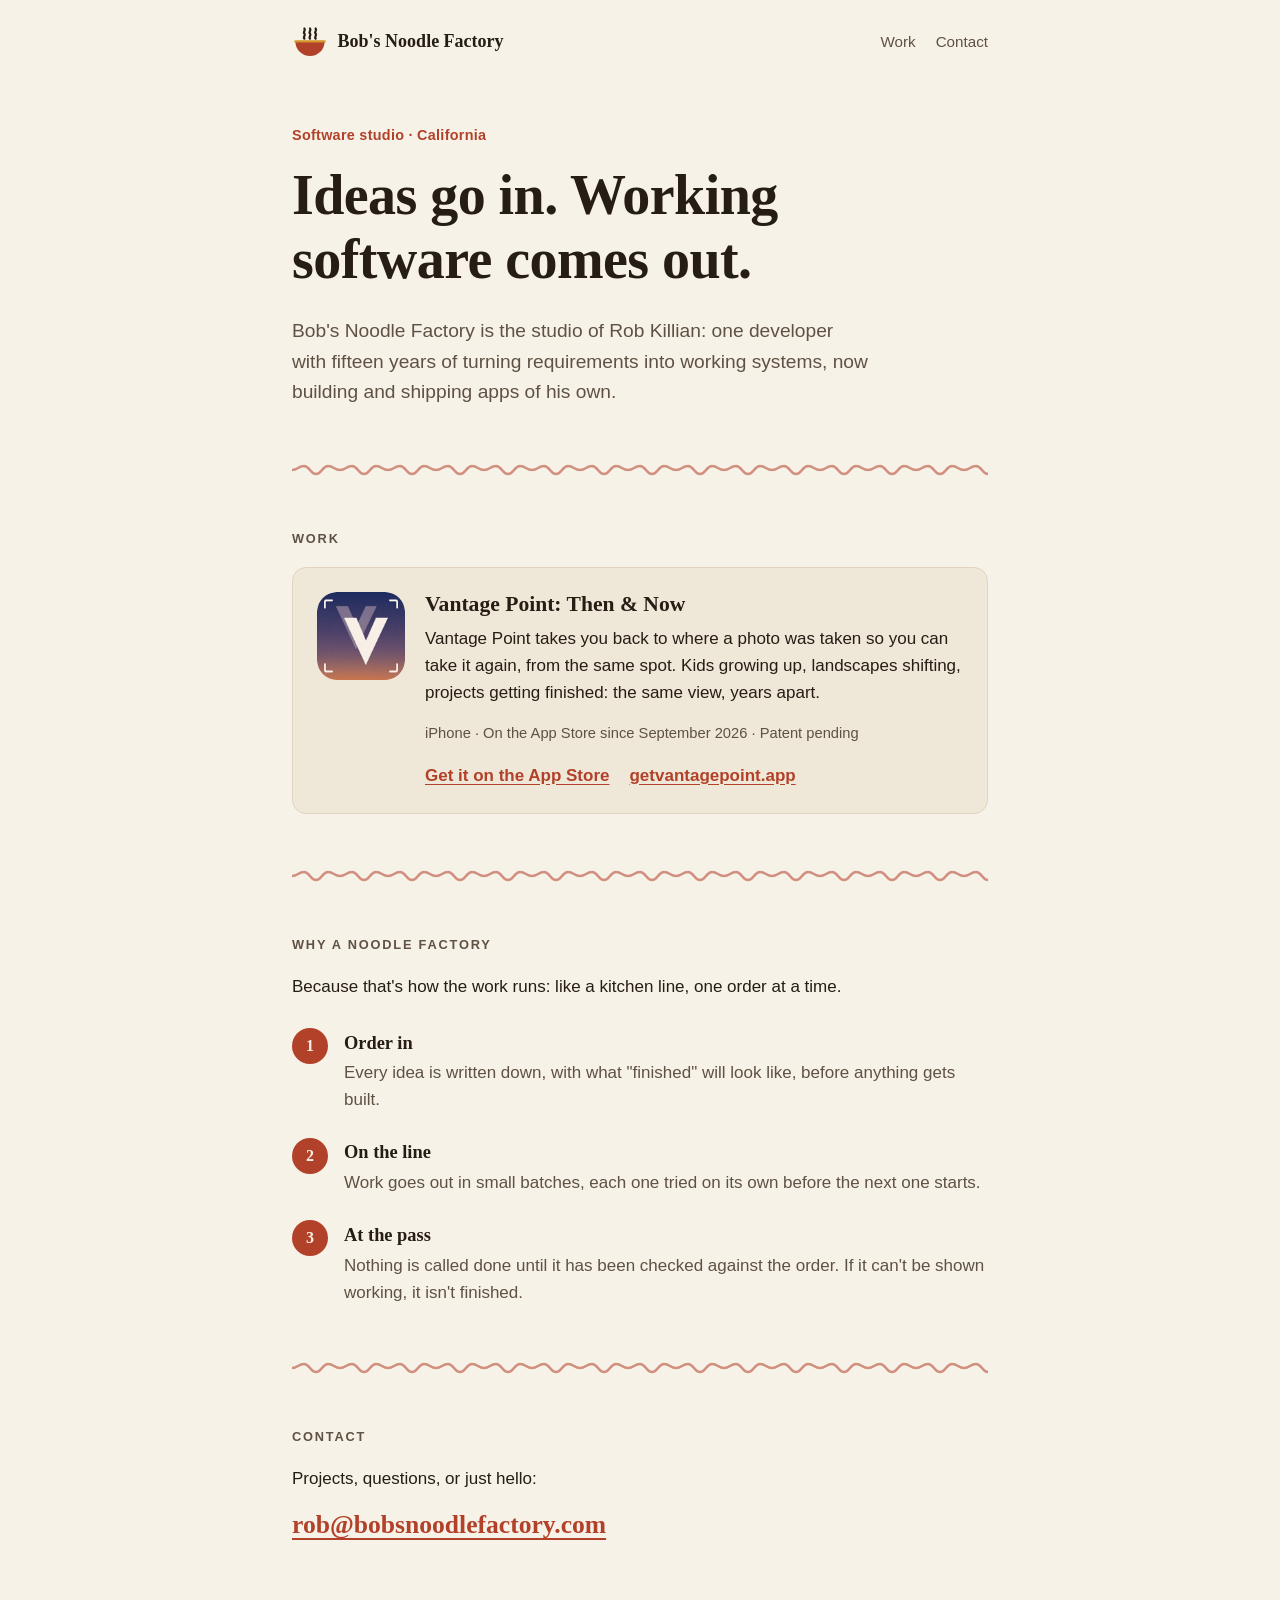
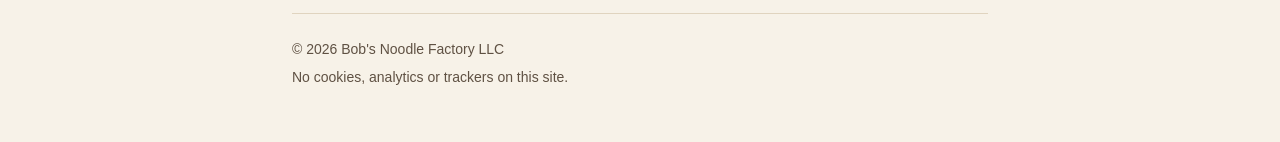
<file: index.html>
<!doctype html>
<html lang="en">
<head>
  <meta charset="utf-8">
  <meta name="viewport" content="width=device-width, initial-scale=1">
  <title>Bob's Noodle Factory</title>
  <meta name="description" content="Bob's Noodle Factory is the software studio of Rob Killian, maker of Vantage Point: Then & Now for iPhone.">
  <meta name="theme-color" content="#f7f2e8" media="(prefers-color-scheme: light)">
  <meta name="theme-color" content="#17120d" media="(prefers-color-scheme: dark)">
  <meta property="og:title" content="Bob's Noodle Factory">
  <meta property="og:description" content="The software studio of Rob Killian. Ideas go in. Working software comes out.">
  <meta property="og:type" content="website">
  <meta property="og:url" content="https://bobsnoodlefactory.com/">
  <link rel="canonical" href="https://bobsnoodlefactory.com/">
  <link rel="icon" href="favicon.svg" type="image/svg+xml">
  <link rel="stylesheet" href="site.css">
</head>
<body>

  <header class="top wrap">
    <a class="brand" href="./" aria-label="Bob's Noodle Factory, home">
      <svg viewBox="0 0 64 64" aria-hidden="true">
        <g fill="none" stroke="currentColor" stroke-width="4" stroke-linecap="round">
          <path d="M22 26c-3-3 3-6 0-9s3-6 0-9"/>
          <path d="M32 26c-3-3 3-6 0-9s3-6 0-9"/>
          <path d="M42 26c-3-3 3-6 0-9s3-6 0-9"/>
        </g>
        <path d="M6 31h52a26 26 0 0 1-52 0z" fill="var(--chili)"/>
        <path d="M6 31h52" stroke="var(--broth)" stroke-width="4" stroke-linecap="round"/>
      </svg>
      <span>Bob's Noodle Factory</span>
    </a>
    <nav aria-label="Sections">
      <a href="#work">Work</a>
      <a href="#contact">Contact</a>
    </nav>
  </header>

  <main class="wrap">

    <section class="hero">
      <p class="eyebrow">Software studio · California</p>
      <h1>Ideas go in. Working software comes out.</h1>
      <p class="lede">Bob's Noodle Factory is the studio of Rob Killian: one developer with fifteen years of
        turning requirements into working systems, now building and shipping apps of his own.</p>
    </section>

    <div class="noodle" role="presentation"></div>

    <section id="work" aria-labelledby="work-h">
      <h2 id="work-h">Work</h2>

      <article class="card">
        <img src="img/vantage-point.png" alt="Vantage Point app icon" width="88" height="88">
        <div>
          <h3>Vantage Point: Then &amp; Now</h3>
          <p>Vantage Point takes you back to where a photo was taken so you can take it again, from the same
            spot. Kids growing up, landscapes shifting, projects getting finished: the same view, years apart.</p>
          <p class="meta">iPhone · On the App Store since September 2026 · Patent pending</p>
          <p class="links">
            <a href="https://apps.apple.com/us/app/vantage-point-then-now/id6790538756">Get it on the App Store</a>
            <a href="https://getvantagepoint.app">getvantagepoint.app</a>
          </p>
        </div>
      </article>
      <!-- Next project: copy the <article class="card"> above. -->
    </section>

    <div class="noodle" role="presentation"></div>

    <section id="how" aria-labelledby="how-h">
      <h2 id="how-h">Why a noodle factory</h2>
      <p>Because that's how the work runs: like a kitchen line, one order at a time.</p>
      <ol class="steps">
        <li>
          <h3>Order in</h3>
          <p>Every idea is written down, with what "finished" will look like, before anything gets built.</p>
        </li>
        <li>
          <h3>On the line</h3>
          <p>Work goes out in small batches, each one tried on its own before the next one starts.</p>
        </li>
        <li>
          <h3>At the pass</h3>
          <p>Nothing is called done until it has been checked against the order. If it can't be shown
            working, it isn't finished.</p>
        </li>
      </ol>
    </section>

    <div class="noodle" role="presentation"></div>

    <section id="contact" aria-labelledby="contact-h">
      <h2 id="contact-h">Contact</h2>
      <p>Projects, questions, or just hello:</p>
      <p class="email"><a href="mailto:rob@bobsnoodlefactory.com">rob@bobsnoodlefactory.com</a></p>
    </section>

  </main>

  <footer class="wrap">
    <div class="foot">
      <p>© 2026 Bob's Noodle Factory LLC</p>
      <p>No cookies, analytics or trackers on this site.</p>
    </div>
  </footer>

</body>
</html>
</file>
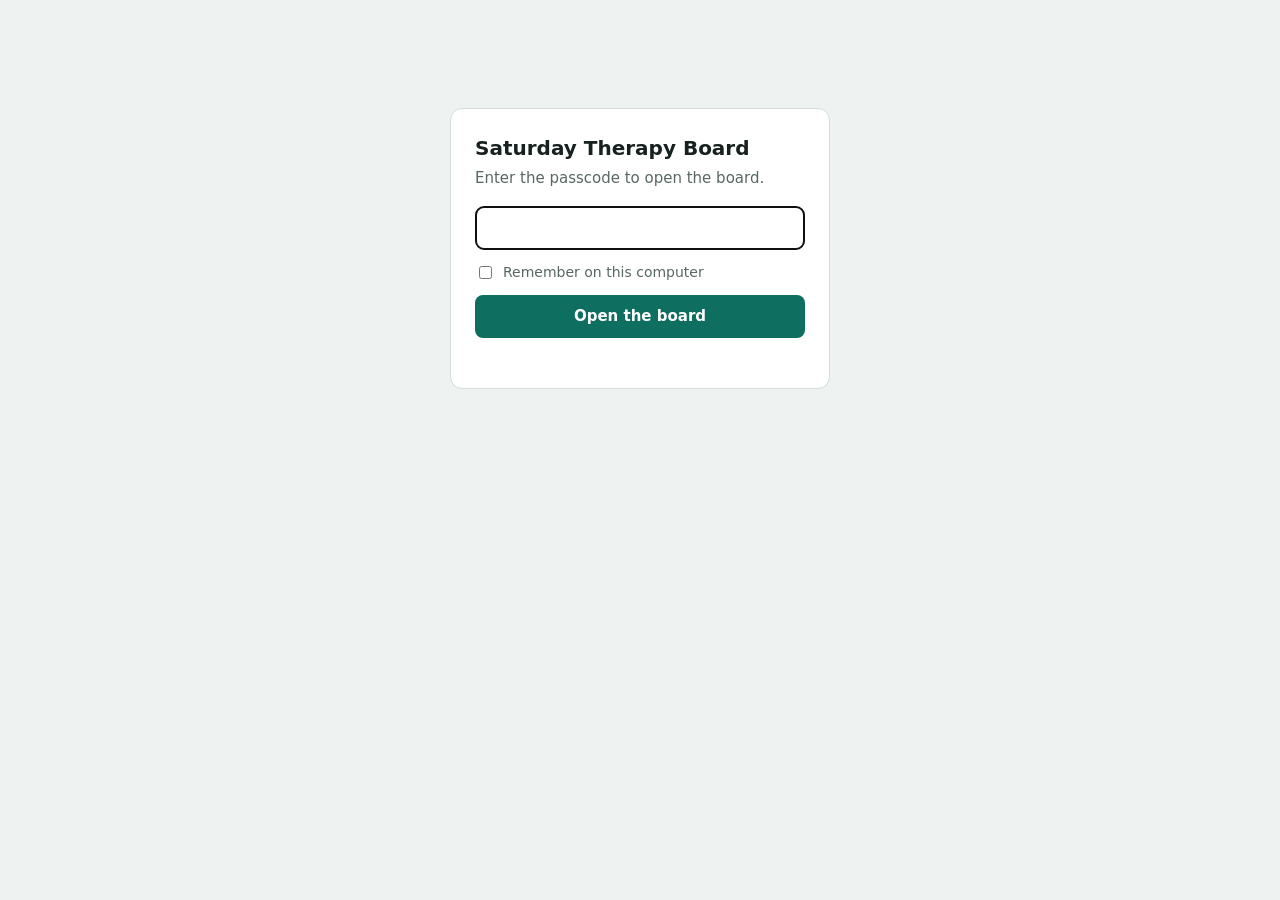
<file: saturday/index.html>
<!doctype html>
<html lang="en"><head><meta charset="utf-8"><meta name="viewport" content="width=device-width, initial-scale=1">
<meta name="robots" content="noindex, nofollow"><title>Saturday Therapy Board</title>
<style>
:root{--bg:#eef2f1;--card:#fff;--ink:#17211f;--muted:#586764;--line:#d3dcd9;--accent:#0e6e5f;--err:#b42318}
@media (prefers-color-scheme: dark){:root{--bg:#0e1514;--card:#162020;--ink:#e2eae8;--muted:#93a39f;--line:#2d3b39;--accent:#45b8a2;--err:#f38a7f}}
body{margin:0;background:var(--bg);color:var(--ink);font:15px/1.5 system-ui,-apple-system,"Segoe UI",sans-serif}
.box{max-width:380px;margin:12vh auto 0;background:var(--card);border:1px solid var(--line);border-radius:12px;padding:24px;margin-left:max(16px,calc(50% - 190px));margin-right:max(16px,calc(50% - 190px))}
h1{font-size:20px;margin:0 0 4px}p{margin:0 0 16px;color:var(--muted)}
input[type=password]{width:100%;box-sizing:border-box;font:inherit;padding:10px 12px;border:1px solid var(--line);border-radius:8px;background:var(--card);color:var(--ink)}
button{margin-top:12px;width:100%;font:inherit;font-weight:600;padding:10px;border:0;border-radius:8px;background:var(--accent);color:#fff;cursor:pointer}
label{display:flex;gap:8px;align-items:center;margin-top:12px;font-size:14px;color:var(--muted)}
.err{color:var(--err);font-size:14px;margin-top:10px;min-height:1.2em}
</style></head><body>
<form class="box" id="f"><h1>Saturday Therapy Board</h1><p>Enter the passcode to open the board.</p>
<input type="password" id="pw" autocomplete="current-password" aria-label="Passcode" autofocus>
<label><input type="checkbox" id="rem"> Remember on this computer</label>
<button type="submit">Open the board</button><div class="err" id="e" role="alert"></div></form>
<script>
(function(){
var D={s:"BhiSiWini2cRHCTz+21nVA==",i:"/HU/FF7+SIzQhh/t",n:250000,c:"IYtDpwdFAHO/8mjX4KLj1ujy8ypYVMy/TDmoMzTqaHsICLPoblr+5LSG3wAtDpodDh2918eedsneID345g8gndF57vo6eYYCaU+sFE3WZQ27cFLU7XrfnZ/9JReslT0dKBKSaZusu/F8kdhTwlCBZTZvxRHZtgIDVI87TBll9fKa+JPdJoBPAiJPKW5ir5walE598FT7KuwRZnush39MghFA8tMXcQGsqal0VJFxDW9rVbS1NkgRuE/1WwHJORxYBIld40xLLIXel3LK/tb2AvWSAj9t3G+UbMZ0YMDpP//PxLYhGmI7meOYjIq5R+STxhG/W+hiE5z0uGJbcyzpXNlGNbSfH84N2G6sqwDPp/5Basr1DX3IloHnDunbsoXEpvcdGEq0gwJlE1t3kFzDysiNXtpgO9OZIYZeFzSsIuUW9OiY5IBKVK7ZjO5b7mLLPA38gPd8NiUAGstNCjx8l1UsqA2cUj1vE3y+ArJtTCY9UVbpGloVhqQhY32CNlDtvFzLFAqLm/nDUgMT5H30ndFpYU0MW8co5WgFDjcc9cGg2wagh50lkHl0FrJ+0YYo45YHlG12O/7+PxxR+4J3ZyH3Q/DnbzwAIjEfZ275mbFu4o+eI7xTMJg7j7kmDBR0bqiVVe21Xb9EwRYvsCaPj1sMEkD6nO/WUCRfZ4ssuXgfFzF0W1tAu0odSPs/he2obUFoRgVHgb2iAUmckyeoCtPjqb7bKlRRMYiFk2IzIq6CYZet6E6l00i4t3ne9im7k7gv6VWoQCeXV5qAD5bDEKehf4gTrGgT1aqkc9LUiQaDvjpXVLP8DY3bQsskz/3AfjTTnXUPCEWVpm0JMM591aAfMmDfJdPP8t7Y+4Uq8+fPX0Nop6LhwpBs7WaAWY6heIPkvowx5XQP6Ilm23X3HjQNG3vbgj0bBnf4yoqFMU0F3zHVBMc8RAA9Qi9d620SJGxXh8fmk8tDPSVC6KZMPLROx5RfseU5bh19l4FaT98NXLDBw2IqHQnjKNW9lSEZ/ByVaFyyXrRnAYLfVx5m1dFOfEM8+IlOGhz7KtPNa8W2heZhhImcBsWfHbZ1R+o1d7IQ30HWFaWwGfi4ivEl2h8AbDBnI2mhVVB6NWIn+BGOQrlkfqZNrMvcUkokG4ZARaxWCzQz7gckppaGghJSeF34IBFugvtOToO/VkuGilzMswR8bODrjFZ7wSmBBut+JfsiVU50PI4/Aho8nOvZppnJ4P1daRZjB94zeJjNKfxpUja6RbKJ7ON2tEKOfyAjF9FEgw71mhY16iEXIHhqsE/4Ira/hsMi44Eyfe6sjJXEp46Ei9lai3PBnC9Ml8jEP0CQR8e0tEAzPGZVcX1Pa2U9OKTymC/0b3ZqmDXGJYg6X+Ww10gG0QNPhsQFmJpCmnociBZ7xBdAwgSOfQYyn1/SS2SFxSYX7+5Z0/xNLpzLv2vaDc71yibL5L5sxB+PdODeim7UK0vKOPAFboIeFhCfxOHWakZ4O4GUtcBJ86V6eETU5C95Y/DnXTPUvZEr4+7b1rjKtgEPezNQSMiQ5Xg2pLzZf39pgZYDczr/+RzNltQ4JbhiAcmwuFCJZsYI0NhJkOo1Q44VwpKkmTsdm7CKbj/wLwR7/nZw1A3ineV78Dfe5GHWT2CBht0N/MfO27sFkE3j7DXoUQUa7PBgIFDbBcZOy94DySpFKvemYH//wePb30vKmN01rT8Y4J1qU31w9ExbpWEuXxpa87wFH3skFpvGj42onct0jk7aS1vj9uspzMEo+pUA61b2vK44S1w8m6yO1X17C+lkSn/AO26ljX1ZeX5zMIT9bHVkGLAEPWG0eexKEmSOCordZELH3vQqSSeEcz3yBB0C+sqJTcxVRYJsVd/mhAqkqgyXiPN383YQIXt+Jxz4GLp5D2rswA9u/Nm7A1NAvgPKUh/eUUcQgiLj7QakerEL+z+TayMXg6jZxeSclT/CnQ0jM5Qiv7lWGtMT/a8I1Zza7o4Y/AWZI9NVBgXZMfCpcd46FXRpn/YIoMujXy+5IguthaoFholNdk7GiRBPpmam3Ehcb+iRA9OeYgJ+85b5XcFURsBSCM7d3R8MlwHQgZ85gfAo4G96E7GynXuGiKP6QacBkXi2f8VHr5sAfFDxVjZ6scJmLHGFVfMKQyqXemVb3QZnk0VgitXoRQ1HUVkr6ydmaMFeq77x3Z8eHoA0Z/xfW4SktJ4i1zhro/AK02koZUoyf72u72sRQJ1RPl+CTY9B627hPzh0/kKhMBjRULPR2TLEl4rig/YDjMIPby91St+GPYJ1OsK3ySbN8WVn2EXInDTPC+tXkjiO/7KT8/1WUQtUGDRH93J9FvoM+Wbvmd8WNKom0HperIKPxbSs9YaG4tgD9yXhcHr9SXrZRUKFuAHxY51aGZVzK7ZzhkVON2jV806WJCm5U0fXjs+L41HdAReBLyMoQ2AlgT1F2Vzcj8aXcRnzPHNOc8VZxxSb/N4NNjY015+kqOclqoz1IXabk86i3Vsk3qllMGF61mKNIhmXq5yMAWPp2W3dhKKcSnYpkv/61CA3Bi+wqz/cxsw8WgJMZUOzJsMzJL9m2pX8sCdmM/YSX+ElgYn1RHz1kVRFivaRNURpsG6Q9G7QOZhFekO7lt02ZWyo7x/IXxoc5FZz/O2BPJK58dBqVkcNVFkz6gIqRe+RHzLfCxJcogzVLd5W19IgncgB5nhuPb6DwK5av95d7pHai7vXrH5aoMAMP8uqDJnM3uvDFfP2pqY/6F9sEjIf0HLONQ01nVQXhNVzuqlXotdE48KQi5Rsf9U8tqH0cBKlT6J2IVoFvY5Sav97HQ/Fh9SDRhteY5DdOXfonyDUWGpx/Fs1jaCNIOs3fgJmImxYrr1gmJeevPGDECF50XWnpaEf5ITmeJiaK13WTDzxO6YkROqn2TFdzeGdIqZLJOEvy8/7zIHpsfvzflt5uA8ixO1Ph03efRqf9sdSG790IpZXk3p2enJY9DyZJwggLqBJh48jyW26FRoo2lYQx29Z9fTLymSrf+l/RYyuDLcF4nQf6KueG3smJHKa056rhIWuETz8Euys2u4FSf4MsClnQDy5aa27ljHC74RFh29V6uWMvVIRBbO2q7MeX2vbtzxU25Uww/uIIQOZiP8rKa6Q0kYX4n60LZrNGwqp6S7SLZPt5UA5CxbPr70m5qE0ppuBveCS9YCC5AJymtfXoGiPaN5J4CVZqbEs7hfSqoyl6eEqCYnFJQigsO/ONY4bHanMC1bZ16bkqmPm+1Ps9IhFGViieNjcgPwDsJ8qnoQAmUiezaNB+/59ZydzASK0fidU4tQp+cpeFzk/bKh0nZ4y2XqKcPt+lnADw5lX/[base64]/gWus5mZrllf0QtY+FUPX7puX6t4L97wdL7Mq8hHKSRNjjVYaXiWXm9LpvebdWwROthRmPJNorDRoKkDmmJQvVkki6BiGeJvm45Xf9O/yxm4IxgzKf8D09R2ZGbAc0EDPudtnueWiIMh8IxEU0mlqE1LBIBKtnDMWsLakyX34bQHplG/0J71UF7lbSuvpFtG/53NWYZTX1EIP7T6Fyt/2EbyoKbYo/CBWW3bvcO68W8mjfokpeaL0GcAnk9RLkfFQyKK7wmbob+3e+zPmDoRh0NaPgNbzsrAmZDpmHYjAWcYGymChF6E9ls17acp20H3lKFBsLDgv3COEFPFWKm7qBzXYVTMoxpVhKDEq5Nhdip7YObZdz8Ds4/neMeHscWXpA1pn04EVs08yW55zD7cFiP0aCxXMq5fnf/tgaYsY2Ya0m0YTqgb/CBxzs2EqSWmRrHwY3y8KeIgpJiK6inIE59V4YNoo5C8CUNr2bqCisWTgzdyHFjwsMup45era/yVecxFd9u7elvqAym48OUtD4Qw83qBRoSZFUWRPpI0iD7YAsluMzcIjMqgR1FZLxJswPWHwV19UJJDnbJjogWW/VVwiBbw+lWIYttvIZUzWBh8pM/IjgwJlUB2VABhPODcNhZfc4j2TcvdscQeBWao3YHWRqlVMUnr9tln1T6ud0fQNNfusJm019yBQyGlma04Dh3fSUPKVd6kbA7tXsjdtWUng/9KmPS5v9/mN2QEA6CZgiC4AN3+/8nQb/9hOCFaYkG1MhaOAdMPAYjV6+LTHBublNf011RQhSm8G8YI6rKf2PpEatePH6AkphsUnwuPVXVfK8VJvInrRuIWjvzFHU0n6DgFZ2Wp2tUCAkAV/hJbpvRyee20BDLZoykDsO9gP+ZqW8wcBckzQTNS0+KPybyOxDSlO++1L0KaLkxsdIbk6IPX7J/hjARjqWbQZWi4oUREMnY1dKQTr+QdQBEazKigEYr/eqy9j0CCrGH+wzUrNwRcGk+SsD+fZ7mUipdMWMAyQHUND10rxKxFfTGYVTFpwhnDh6nI2heYpzggIM9dRgmTTizIG8qG9o2pZD2yCgaDnMjOe/9+9SwqVT1vVuujmbOZOY0K4FqVAwH9zjk6sTxnEnYL3Z395IeVUJS/0E9tySy5uEQEipPR9LpRqN6sCzaGQTThV+xltf9CyqV/IORk2ghCPo+7u0mCv1Dhk7duvuwZ73tGgVdgc3aabzcCWF55w9q+cObgHohSfolTEIz9P9UKBRcXbVIxhYdqH462/5LIPoo88tlWhdwwGEeKWCpYEPUNBi0dsSnFRt4GU62eBYj5hSzDiB40gYSHA4XXHoZk8XDuhXL7Hycgwa6Xs3VmacPp+Xarc9NFAzkCIEc8mBnnv1QAY7WHdtjYL3T+emMP3nZY3VesdHLUmIULMirxdSnlX/FfWdG6vwMEi+dOi2zMwuynans1Tn2NTQlhOZCsk4iakvrtHSf324l7bKmPY/icm3lvpM5UyoHSFg8YPrJ4ta9Fyz3HpIfh+FkjZspYiQymBmlOql0wB+Hm7nitw7iNhWhPYwZwmYVyg5ssN3+rCY1SpNchMDQFTr+Hi5fI5FgE8ETMaCfHnnYXJTN7nrCdAyv0cz6zHuzvOXaAyn8ITZAnGgAKq8qODS4MSW2SQhgKkIg/ATOCod9i8y4VuKvGVVAMqKsRYl27f24TsmuWpAruqCUwOyjS/0h2caGFMuI9URC5VA2qhex3kzX7YHyp4ivGgvQIjvUUVS2lFH4BxXtvqi4kTK8JEZcYB+4onjH5HZVzQOSXik+93x6riEXX39HAAVmarBhdnn2eOqW+i42p/Tz6e7NW5hmcQ0RW5KXLBpsH8RY/nK0ZgTXGtRgnvAft+rIFFjIJYnAW2bwRt1Earg035U/U0EZe+O++S2ce28BdOfQo2nfMoYMJna4WVyPSeDEUHCuX75hRYHYE2tn17MHcBWZlNra1chTkbsM//17J2EVGdYpDXfb+/Mssm3ustC6NU3692qhShQbsT6mTliYIosHedHQ3jyE3poWhsYgRNxWPpW6wkr1ovAzzNioC/[base64]/ibbBL1ZY4p1re89uVrOyBUrrf18DWm3uS7rB7j+AZurOtoIvRXltism+dGyvZdVT5ATc8ErdcBQ5ihbUpaFJDhkTvyRRx7jjWW8eD7M90IVRAeISmflD9Kij6H/YBGwh615a6R6kyiYE/4/p/Cw3R42qSulBEFXzRswC+KaUU5Xkv+Q2riD11SYlB1+AVN105S268e+9qM9QDH5W5SbviiTLo+EzZuNtJwcH4lHpaTkzGtSzs+HheTfQ5dXuLSLey5b0yWcY1gwTv5m1VU6e6xYGQzWhgN/zmh6hzxojGoRN61KkwQEAiUgy5YLDt+i0naq5Mjs0u4gJ5EFIXfSX0Z3cO3Acb0j3vGsd/E7Xsej/uhwXOmR88uJrKi5ogVje6rx/+clpYdbi7mPeB5hTmIQlrEidzFYVHRBrSzd5+fRYN5eIcmKnMwdwa6uHWNb3j1s5mrd1UC6kih7E3kJBk+Y03RAkXWVxGf49Fl9f8xyOuTwIpJZaPJu7SKTRCFa2UDTQYfNEg7SQ9fRkqlhTxU9GiVp00TfXgJvm3x/MiPT/2L7qrojgGFNEnKcbvjJW29GhGIavh7pDzIVOH1mMlZe7Yhahje1B14zYxpoPzjABSXr8qdfm6QVlqx1spXk8dpWeiQP9oJgeCK6lsYRPP9g1TlGZXb90lO+WmkVcV7RVse5XYMYsjVeQkQoCRWGFULgmnK3dVLdkhsGU4dD4J6p5YS7vNtPfmLAW/Xhkqz6mfcYmnPPgcwG5RdYgOaj4FJZLbDp4Z3ogsIwmzUso8T1IQCbpa1JVzFcB8udwXByRGUkM1jAxZ71CJtr6qw9lJuc9m8v9NHTRPJBg3ZECIs+yNrUsMnAOlWx9DRMjSwPuCf2+EN7zXlkcEn/RBNDBdqIEV81NM8QvV2cSG58YonO5vVmWG93eIzXCzhRn6kFhoq+hJwNBSbOneL6DBdGrYxgqw3Q+hX6I4eNy3JS3dt+LDvxyRD34e8lhwK3c9qIvElljIx++LXCYSJmrUqDFkMK4kIwew/yYq0iwWPGVCBjkbH2EC7ulxRe0P5w6kWFkrC4ro7rls3Y3SEgtPAChqe6mbA8U1M45LgWUhEkB+lo44VJWJ6qN5oiVmuL2UKpBgEFSS/hdX9pfeU0Xfktqm5vwaMRhm1O1M4FwZyuiGByPCYQh7oRNnMYdM7pphWGxDpbzAEiPRFDZKiWI8+NBHIcr/AbBLRMqYfljV1ScN0gVAJQxsi8jgJ69Rc/gLDy0NepN/IxTI0IAhBNj64mF0V7y+QhtWnmmru3ZkNSuo48I5D/k4OdpZHRPdrpeY46e4BvsG2iwok/6b0R/FZQYdN7lOKy0LoWbvwKjmmRehlY62cfeSlUnB9vRWAJAFL/O00Pgt4t8kPUzRPvyNuFU0CCN7FCG5Y1d6V7K7npZ+gTuejd8643pYHrz3m2BFk8dLoYqkqr0oL4HT2B/[base64]/4AtDtMJsl+fmvv3ygsF+yNmhjK1x35mBDeDoVs22vQwfdvA9ibecAhrojvT+eRJJuep4BhQIIseV3J8g0a6xI0iLUc06FPQmmMrruoWLqm6qk1miSceh8CrvjUM9mvB4ZveJCKLqIVdBNeBX65S213Q7LAuT/4Zm3sefXeOtUTKSNzCkHuC1DoHNPQwElp9fJ31/KSFFMrh/idGDxIy3rUtm6wHvEeGjYgDM2Nfxh8eqYF1VMOy+TJu4FsAJusoOyvuEe+gTcS688Za9YgR/DrXSuIBgj9WnN5C5ls+ppCks6H5dtTN48ZfDQr0VWunPkVuua2+Th5sOE3LcfUnc2xENxEzXE9/8TsKXdo4HkWUmp8m43ZmWc4TyFPZKdx2Ek4QVgopyPvwKtih+dBDIOiNK7d4y92K9ppUf056PdI8tByIvuKjiK8oJbYFnTsA2xZAM0pwTLsWzDi21BWWEQLGZBxKSWqRB5gNO7nt11uluSJWPtQytkOmacWqzTwd5O1V7yyjn+dnQt6VhBBOpeszYE/[base64]/R3MAPF6W1aWj4ZmR6WxJ7US4EIpcqkOeDhHsc9F3FwCgfYprCj4ecPfsj4IEOwvhi8swfd/L9fmi5fNnmZxJivHpAPXotACWHpCWhydAhxN1Rd5V1eXA0rSHjpDF4sZSENfNkKMltvZ6puj1b7MvlTeUepf4iC3eW9S3n3dQ8DXPQkFl1E4Lzs8ephNLKaDo1brm25osy1+8WlvLeTgOugDwVDUHVa/l3m+lpLur5KmzshtxAjTFVz9o4xfhNCqDD3bb8kM+QDhtriub3U/BOnS7BvbYEkfEUWi6vI6C8O4FU73Ip3idogLyXrejEVAQ2N7JQqIHf+WwNxrXw+eza263O9oAb9HKjchx1TJPeQpmFBsttoeH0axht3jl7fRM9DGK2SbuP8gCl7jdyAzPo+Qtipp76mrzhGKlYJn0LAlCubjdzdy8ufuOC8yQbYcCPRBXKRWRtXXeM/VDEcdL8rBWnxTxr9SmYd/2wwZ845wYYYvnVtwQ8PSPFOHNKxSMekzNKw9d896EKUBceXjDisAfV6dIZDl0V5iFjPjL8Nd5ANQa5HvZq+MWupEhBRv0Pd0xBb5sH6X7UyssHLXFkoSkNWXfJNfB5iqQUovKz/syVpgmxIbRglJJVwXZAiHw6ySPtbURYZ2c6zBbgDbr+9c8ruWcRsoOLf/fQwRF3cHiq7ghw9vaY/QInwGeG6qef/[base64]/4LW1gCRYjlmi8QB78il5M7wSgt8+Yq9E0MPf7QgNoOlyI8WXRSO25jNPGOnoGS89kewUVfx+U5IO7kDLBzaRkfHO3zWnoNllsxsQM/l7Gxr9o0cwypQBrKWVsGG0g/z0N7WLc+SDsLq5nnl7H5ei54cdqO5DOsYbe7U7vyouhlocfZYbhxFRKpeuF2rIu9APDxAQP8hBXgPcAODbQHYZaZdn9hH3wf6ktxIQx7uZrWZIaJccp3/8wrIi+xIsvgq7D96CVYeDzMy5/OUBo43GCERpuw9hA17fGPCu1FEwNkxopzXm0k/VbDsSLZuQ6IQLwA9BF1D6f+Bp1GoyTuAMAgHhg5oZKFcaBmi7kjygNPsKWYSO0Xf7/1K7+2PbhF6esCq+RWCOgRhRWbx16KLRLtjLA9+S61wfBsfx5mK1SnyC3ZTPhG2Zy67Z4PVXn+VXCpkoza/uN48oPvh4FdBxMBlapQJ4uHFIQFjssJrbJ9rsXIhvZejlkQmCmqYx23ijHXpq8RbOiRHL4ILsXzgaEIxnTnPPFr09DdwNhRdiZzNsb634k795C1IQCwLLyiwBHlCY26k7aOFWzmAzTSLYGrmF86FPoGu44iNgKT23aXavmMY2cyQ9UV835S9Op/SefnvN4RukIH7NNe6tqx0zFBgYtLSttatbgVHv5xc1fsnaW2228UcTOZeK1tND2yXu73S2JYR/bHfs+6tiq1I83lTHwB5U5X7QHjGSIiz2HhdpVIRCHK79t8SpLELpn9pLjPEc/pwBq1BMYM26ivPHCokDHGL6kmDCEWQkNmedQ+ZnTnz2e8yGTynIv17XcFmfRlaeQSG01xtfbj/LczHHgz2BCDJZpO5T5AfOTuBggmrukHfR1tGBXN0YoTnjFfts5BlSllRWoTgKnZMer+KllPAWD7bVtmvt4SaQ7GgwYic/FyNCfxjgzf8e3SjsN5sqSkfmopXADn+ALSB1zxl8japZs+dHtp8SnxRAKmfZYNkk6P/GNTYALtwYs+EYnFhgX+IzT35Sb3lfzQgt/tquTcRYVBJx5V3XYuqJP+BM3dLPUiFqGXP7d53kcnsVTqHzXHyc2Fk6eo/JBAIkFRjZ+sPris5JwIhXMo7/mQjHL613Bz1xemDaq9OVPle6UpwkiB44Izgli5xZAeHB9n7ueKVhz1M04ptXFZoRY9IrsoiwZQZFC6O+iC7OTNsN8VRZcGO8Dl2PqMBFwS3TeBVQNqll/W/5PqoaQKrIr3SblyLXqtORb4dXtt3ypej0B+zzci6MJD/HWJYqq03eXRwPJ/yC7w1Pr5axgxfcWZXZReA1zc17kjqKdq+2OU7nmQhPqUFBEviJoGP2+EETy63vsB5EMyWmuDWmD3GMjbclHuL4Npi6RnJW/M1AfhfoCPLpXjSTaaK0FXJ/JGhHVp74bORi8xnVy7vnaVKbwl6vml1yfv/XuZj6OE3+/wJcF0IC32j6Pnp1mvvCedW08UEGQMdeJKCL1pf4X6ol0/f5AKYA1xCmBech/R5ndg01cUUlPH4QSRGDu+0OXltbqUO6zl5oHMsqY1oW8zOfahf6kmhFieyC25SA/odkLd0UYRcIGh6eUEw2dbCxkd9aodWVyR2Jkle67n5CXFiDggfpL0OkJPl8irK6qFaNLC3m4IajuSvEjip3nVPYauu2gUowDufiBjulAL6NqGk5+453Gfhc3bPrL1bw6w9uM+LWeLVTqvBl8/SrZGLkPhEzxG6QvgFxQIV+MFOCTkqVq7tO4LfKNPlSZ4Uw/MED6qF908E4z+oDiZarfbkyc0WjgJUbW2t2R1V450WvDgy0G3AifvYokZLTQHvQAnl34jYQLvE2myr69c7waVU5X5nfgd8OSHDt5FXbjyFn3E8Y/GwZs6QLZT1tkgc4PU4BTvXLy/dSsedFikmlzPvPhL1nXkdTzcroCwh9uMF109jg2WGdc+edOKJQMTUjCHoX9JQBkRGEELJsOgxhp7BCbdQUvlRZH+FgJCsg33JsU1DySShc8ZRjb/kBBRx61BPhoDMXFiXIc9AtoDfbywoQhhY46QmgtJ+AO2m8DuRaEHhBV14qLjgzpHXQhU9/2lu2jEa8aA1Q3LwONg71GPFQLBLf1qYAFBs4oaDlQg0w/iCF9KqcMUZgc1ZIYDAowkoiV3HQMJJKNbIhw52ZFH8XqeFiWRGkPdh9sb5xNeU9exIuWZ2JO/L3W03eq8IMWqsYYjnyYil/C8+vwzifyGb3OXpf/SQwwRgcihhU1W3E1gi1krPdyTnUTm73k9udUXbm6MzoEHCubG9puucFVI1X0Xw5bjyRLQlvzUhwqdLkx9qyYm6Trcysza3OA48IxL5yiJCHoReSl5YxvKwrYcQ2Uudvzbyxhdjl+Pge2UiqB+ZN/[base64]/3Kc4QK8gKR1GRUBdUKV4OIZAW+JDDKGFjXcoqYFuTR1P1M+GGRwn3dJNAsjyqfyfW4IDzuMO0cuxGA31i4yuWMJbGHFtCAGYJyPwMhQSpsRDRYepyUPL6szlX0IDymFB6kc9GR2qgDI5KWXobvUJVldRWhbRdCFF/DMweTCpe1wfaPgUzj69+JtHcH2HGOknfh84CG0CpWGhu5gkOW2q/zPNUSVmZJMrWQypy4Wx/qgbJp7uBrOWzVc8WjI53ACbEIdFuX+mTag3dznaucfxD7C3HMvlwr1ytmhGfG3CzES0tBH3YWzScEK88pEaaejSp9fv6qW8mXOtXUW6VZ/wk8y4ERDze4NK2nkGY86QMG0p2qlJE4PFlKtScFcwlLtUv+QnSW83xc+bgMGL5vu/YhD2YAFfMCPH9XnQ+AI11IFTvZSn2cDkwdYHOyl1TZZkEqS706juPHqQ+aREwBEInDFZRPHJZIz79Rad1ONV7CXmtYeHuwaJzEYX5IYbAlkWFDnZFaXdPUw3PAu0p9nXRAcT+xDMJ/GH8X5m55yhB/GiYs9yIwooaXPgrYLTS1Wf7T1oRQWaMZLnZRABsYPnKFitJ4cXKvoVHDNnP9YQZ1UQ5h1/zDrznBKwyAMyBCu57YDcURhrZ19/9y0YQKnleSFatsfACZpHegL8c7JGKgQyeDPY7llr9mRaUv0I0xeL5zTdNG8GeRMcHuckjOqU6jm/dUgupw9Ti9Ke/zwfsc0owS8vJNrYWww8mjManS8Oc7WQmu1znhITnxKev/sh3iI4JBpB3yjlf7zPYdSrgFhuyfK2DKVOcQrtVR13ThVtx35CHkH4Gz9y0okyOuJMJepq/KKx9VjPY+6KCPKceXaBge1QL6slfpicKBXATW9MH6/LTmagEilM9e/qob/Vo9ZV3QsXD02bGRvPLKONX7VCgT3uu0j+9crIaurqyXf3ad/naWFFjYxvCnKnEVh9G3hQbAbIVxts+1WLOjNerYHlRdJdSK2v4kfOKCbCwMlGVwSZUVK2n0b9FaBzYxhFi6DrwX89s4Tce/z7K1QkXqylJaWyonmIU+VU0BtXe/CssHZXoLpyerGw1+Q/Kz/q6kidaAdmyvTOBwyX6F0VYjXuaa154lJSLZpQ/XQmCWuVrNTpW8KY6Pp2pyiXnO17yjoEYzkDbM4JA6XbYgkR4s0KN2pMpq17674jXtLrjr8pXSHdGxnEGczz9+LMM471b6J9vQyh/Kx6HeAXVaUDg7yvIsbgAPqlj/KyBTiI0vYQNfjlW0A5cY4w4iyvGR1Syioz5VGOU0it1FDEPzSG/clkqMx9mpwZioQidIXtJF5xZWH8Hqxaw1kPZFmMX0rX7cNs+kVAzcu+5iLqN+EU8yFYofZx1D04NiKgJDIGrn0J+aeGFXWFRLqQmo1FE/kJGrWdfYtSex2aI5DcWy5F8Wy9QXWt5XZwipk9s9qElwZFBx0ZyhCyUK9RJYxyzMku5Yl1bo2Nkgw1n7HRwmWTRxO4Ixdm0J/ywNeO5JPXWIVzDLIoXc6PVGTv2aBh/CcGWCtPu0IOdRXCZi3Uz7FEXGkhRgPq4lf90RMmBJhdVl4VrR3ay+Q+JWBVFTqAkozRs/oEL0Uf92yEz48KqTzX/KhM3aBvD3bwkNUf6zqUtYJq7vL75MlY17X4kG+QW8uBqrVsjJtcJ8eWPGXoyaBPT6pe7PlW22bcwLbC9yKs2IKYQ7+6K4/M7N5ttkMEk8tC4fSwX02Kr8sK+PXSz1ejOtRTCsTLdMaSoLhR3RCpNG0Aqdqo9xr1ZJj4b84X9PRnnzLZsjnRFo2n9AJlubrdpAlqGqNnbLu6xOGC6n4GpiQAVNWMSsG8rVAhbgTGOZp24qBmgmKb7jkWQC0OY9gswSok5Rk74kG4fgfMG+6XGZL/kLiMOv+M0Wb5TrjYM699HbPHLxrbtOaS1daihOklh6uncGOO3Vqii6i2uv+xSo6+ldskaOyImCpY6CGNmV+1ywfm40dw8glfJS2O8BV3tgA8f7/zxGHejLrw7hHEEcwNpij2XcQ3hJX0ZpzZXBde/iV7etwYoAq6tmT7ccmlhQmurO+w5gE3NPjq9cZox9TekD2N5WYK8jNXnrYzSe2SScusf8usjp2O/0W66dD0jwGSf0PnQSolFiJdLQs/jq0CTVIAcshuBRTqhj7l9efRTY8BPxkcbsszEK4bOY7lPGHZoL3G/aCYzQfF54hxnToNEyeVlmBuTDaKGOfrZKG3JrNRLzSHKA+HfWsAM39aRwwWZstjl/tJJ97PRWBLvuhZtWw4tiJqE5d17ZPKtDijc5Mrxqw4a/KmSLQRuMFeQVf/KZ2dm6FDTtKuwDq38L4qLiq855YqxB35V1hQkrRUZ8lBnjgZYNH3jihm7s9SOwl/9VvpDZ0UKfy7q2fcN6nZaDfAtEstC9/HPGPyIMUGtfoBFPt40qB2CsRp9QTeg4S4UUPKdCiGP3cfhheKDIGJHGd98pMk8NP/sKpH8e4aW+bp0tz3ocEHjDOmPF4ZBbFzQgV5abMOfx64tpAnW5j82mHkXvp/mFBeOQn4GZqJV4WvCTeSwWyIQCB7hrz7c5CntUrq1kLq4cXVtkXoQ5qfQP7GRnU47y+GW1/KhbXU6w4nVg+oxZ98GIoVYfo+SqSW7dL5BWI8uOHzWmYjnqVPvResIZ6RH/JCzZSb1vEzyA7DgLAJGUktMzqh4E9LOPGraktqzBniIeZq9YdE6fxWgRB1teWPIG9XXhpkruA9SBlsG69mdDZJir/qjz2MSZ+pxlAFzjK3FoA4Q+QKQ9R3UAn4csKZdNqjZpUTLyMaXWhprdScUQ5l1e3Skv2SYlbQskh8/cHTBdjNfHyBfaowQ1NhDRJUXex4tmPHTeCgKvHqKiSO0tksyKpDqb4PDp1qM26Zg06+a1bxc3bKunMQI+FY2w3X6iS4qmnSGTK4ciYDFpHXAFuYrDPVAlGDr7mr5XfWgCHDNB4059ZE4LuktgKJvEkgeAx1kLA2SbEmOXHLu+HkcceE//TXiRkL1nhI6/VmJ8pP/7EuhZgIJVCbzfa+x7xPZsgS4J3J111YNNUXOAvy9jgPmciqq8Z/T8q3mpBJBc/POYW14P3e74avxb5z43LwSIwp8Ap7QOU6+IcKCVnBtxUJM9pZW2uyVj1/DNUBLpLqnBlDaZfALEwHvCMG53XFSZYxxmJxJc6VJhRH0YOhcbwEcthqR2Kih1NBPyp8gi0BVm2WsRXYrDBAkhqanqtZH3US3iguoBcr4zV+ad3HdNReMmE7LrFXk2DMpjEoIoDKeIXtNbi9lSdEue2NB6d0Mi4xzxbhdiQXj6ZmtiixAg9F2qtHeY3q/F4kEN4mNhdXC95cBOBNuL8e0H5UVL1SimvpwdsdUNROdWhUMxwUR2c3B3zaHKNNdReHGMHgrOcKp/xhevn8ZJKrNz8z6rilU5hT+YL9hUng3YKc97c/6qpdodz3LFeveJTgWDcN9pzaAStX2UOznjVJsGJ5icea1moUYe0W9/yKHVuhxat6hxT/FkKz17z9qC71V8Hls2AJkgqlYkAD+qeOoNvnFx9Q20X2n53hCPMGkkdr7ZE0CaLksGC+OuMRBW6luDstYx/0xPCg/wbkL/SRTFV9kK/0pQHw/4HGzLIs6OhxiXmp2fgScWPDGxgwhZijRb9ZG5ZaYxkjvi09PPB3n7MrNrX7MBsYN3xHOyxN8ScPeBZxyPGFjbYjKIsVmWO64KRpYr1pBAudf6Kk9zjN22dyHBjyBP9J7jjZBreG8TpmoY0XFwad3ThwGE5yK7jZhHwL4JSOKLjaVsMmoV/w9qBA5OFrL53j9X55oKpzpjbArjDMrIU+XIcip3zAsGcF2vX75GO3QiFCwo6FbhOXofFyyujr2rX2NqDnG2hbgZ7OxUop14p7Ebt7jJHvbrWBYPJ/GVnaiidCFjzqEPZhwqlygHLclKqdfWylYrwklyq+0pkMRBaf+sP6lcuCMbosPzNapqBXGtlQM9sfLbPHnIyG6T7UkTOIrw+iWARGiJehwHIwF/KObrzRC091FRIIGBHuSBK7MXiBni1f/o+AgjRKAi1eqyBiwsehM4OL5ZlytARgvR/kxtcaM5GM3Mg2+x9uUR/TYqRHAftI6ii8kGpO+BhZIYkzVo0zvb1snLQ8EQxHFzeL2lXxMShhuB1LIQ3phCcDGpcBlFG13OHqKVIT4OjiJDOGruCgcehBUIXGoFs3ryqmlJdeN3v+CMbcfsaF4KPSquHPRgvh9E3/Z+AjHrzw1gQMPtEQTgPnX/hnfSRHX2DznLiVn0YHgNS9C0U7byUbLzfzgz9W6/fF5otP9FyWMMFhGVLNcpex4HzfNB20Bz65UMGBD/+quY7D1RdCHRaOCG7Nt9V1JcBnmDjXOjCnZTJ0CjdKAf7fuSxrzFPJLzbySwSnYlbcYWVIu20RwGeuCQrhQgjkzxaALbhEkGL/nkfY/eoFOhR7kBP9skeoo7RDDIEvIkSfBxcsNeRd+p5+aaD+t3pc90+BpvDy4n9dMU1Dsvl6saw/fN3H7ASaeocZn6H27ZNJ6MdxVi53ctm17uqs1duFRe4n2Za8zxtYG6CSG9cdFU39tD0WZ65YNBWRo+lkdJsJwHZ74LerNEPzTpbAlFjYwViCeeQWxK+vral+KuQVd13o2/U/HXvaHgwazvKj4Ib72IhHGZxZua+vHKXMqiTSZ6Pp73rl0fEyRbNR22zWiKaDhnzFF+qL4LoeoEePLKwLzoOqsO0c/OMa1uwqccudTTouDP4ksbh8NyG9/deS1HhchZFE6zF1adPR41FjX2tngBeCK1vESLQyZLx0auYEIWSgudlbM0OFNKQKIZt+1Mv9Oo4ZThI699HA4+27aVG375zYivjkLNeTopkUJ7nCHy3q2as/CjY8sQP5WZIU4aIP5gQTW62wPni3iuj4xffVSBtMK8Jl/KVwa4j5mMV5SjpI7B7L1kbDcI+t30l9WWYAoYaPc+0nm2IztlOlSDl8Oky+Gii3Hdj2o+g11Xhuy/zXyopaZnd7fhBQxQDb49/oauOuOTXdx7+1bCquS7ZlNhauifd1pggRwiZ5aeYgJb+9/HCBpE5EunxNYqx0HrCcH9FVAjB20muGhVaBpjhczqN4iYhc1TNKtnhA0aPi5+H65lb1FlhPjuvELarye0Jfk9ma9k98s8mC1CfFYR8GvbfhhJ9W/KlZ3i/troJVfhOKeug+teEHEkic4i629DW+bLqA0ww7+y4/LPnNmvPPgTyFi1T/M0ncFmrCldemAe6tbZW6Yt+G0aibObpZewdl3EUvL29MIJ2fMuSvEJGCka0rnPVC+iWwaZnuN0+6HOTmZIGpZy090+L3tN9pgVVKtKWkQXJUXpyRbPRfYEwoZiNRocemHGeGALXPkzZAPlGwwuX0V3/tJ4Gvhki/znhdxJp6nuNwNt4K/y0RzYeF6MbLxGAaQzPto21rw1dTW8TFwxi0X/atAm6xXTH3/zjlwZIz9uJlYkhVyubuaRoqQoXAaNNGlR9rgIAWkBjmnNQobq3MKNaMIalZZON3uBOkoq4pZh1Yyy3cKkGlAa4YVKkbPMyz+cFU8+serP3Gsb5pH5A4Q5Ju2VTs9FZJXqSbjZJvSh6YDbxkLU1/SMmF4UqbnZuwTt0F4i5xNNXwlDhSC9tzAbd9NbO0mpiSVcXExYvnb2yBLUzdTKDnb6IijtxCqoJo6LVR+h2d4D149THLqpZhrt78kSC2VJg25be/lTHw68fZLc4dBi1TkuDPCoPp08SzHzeo2AbbtXC/3Pbghw4EhTsKE6j7I8q2UODfFzDYAbMfO1UxxS9vpY/ed4KrvaJPmVMf2c5pTsqxzWlqE4aju1hem1dE8P6R6s4nJRHweVL9gmhcyegqvtj3psSC7Hi1eFEtTlpMdP1uIGVCPM/hdZGN9J9C6H1tUaYUCX4lQ8poLTGato+kzCvdTENuY1nppJEoIymuT1JNmUrfmwk4T0fm4g3Eeuu6TmEhqRg+a29uzxdHOgcRIbYsKneOZWPyWV7TmXptmH5mPPEIMvhBuMUGwYaljURmoZCeAYavuUS5Duk7f4/3XTsN1H+P0TDa1FugCUj8PVB/xrfy19fjQrFo6qF+V9PI9oHxHQxfv6tjrA+zYWvlVVicmYocqpDNI5Wy0sNIJJARf9colPpMV1rmicHWy+F9lbHC753dvrCLeSrXJ7MC4KB4+o7myAt+QBm0D8Qa/ilgYiRVQ4AJ9N0R0Z39Ta4auREbuSVJg8xvNeSS+n3blQxzEUKtu55MNhw5O1oJ8SN54qbCDE04BmXlZ3LMITgIOBnOq5e1Uil4C52v7uC8IlzcoHAzhWImJv3YtOc8irUvEkL7ivTEPogSSCGsF+lUlyv0/021uALBzRRgizJPMRNc+2U4zpUsZ1gMayq1Q8TxYjGUO8Of/C9KKk9Lq5D2Et+oAJWImQFVfyWu+22pbNXNaaQiR4ciFesjFxYKCzJOYiLXhDYTbXc3rHrsXoqZrFfnsu5/6T0zmXWeJ8S1a4MknxiSVEzgROz7DU3X7aHvm2movnzOJcSirqsGGxOl6b70/KcEfRRUOd1Uy6wVW0B4MrI/Db3c7ZfBxgyMbvKrGs2b0OJWg3R/vzIWC+hlBzyJp898H/Nmp/aAEKKt1zs2oWJJBm8Nm2Wt7/dipQdKY/5AduIngXGd/Bw9aXcVH70mFbuQ8/wInCHmZtCeVHL39ny13XBRWOVTiSeDbDhn+mMrNOpzzXytiEXNr4J1D4JrhCkG+XtBljgcQ+erwrhHUL86gt30nTmrkXLvXQAwVbT/Dq/yCxI4VGK/O/erVqRvvE5IzXdWgf3s0tQUHoG6d5WSeIUv++bHOw1BQcKPW6xupJgs+PULmtrylm1RnRoj1/2I3ycFcmxXIsAqMNW5CO3idgo5x9+aUZtDG1lwG2fQrWY6erwrEfNkJUHapRUgsULJoSssQ/AYLG7G5JHxt8p6QXoEFBWzoJD++EztLkZy2G9UP2v4Qt/6Z6+t5Ov204gmQMPezQzvlA53l/M9M/zwiy+DgL3DNmYm2mNpWV0YYDLxg/fqzX5cQIuKm3/BSLay0KpZqxurLgNUxFAh/ZuoGMTjdjZrkZaAGZwuhz4Q1y97Ru/c2ix2PofT0O2arBhOL9nor6EAWbTQiKRjVu3bRGNZ+RHD5wHOx5M61sjji2+GWGjBwU9erI1KbUfJIlTnDSRWxe/UeK+kPuGJtMiAnyujJxMt6f1zyJOZT63Alf84fmnjT6eUxiXtzlkpNoISthg4KEigX/YIctdoe6XXwtWThqb2zeEGpfRFrA0VyLfrFHJAy1LOG7ZOBQnmJao4XHRVs7exsiyshP2x6gsYUmMnfy23yNh9g2wZDY4imhelehNP0zWw5sAcTgfBI26kOcCvuovxbF2cN2DRxWXIc93lEMi6mD/j//ha4/BtLSbZD6uEqf7KcdBgPAJ3+rRcVX3WUyrZaX68tNIX/l9xhGErfaOwH1H6gUQYxPHv5eLVQZHTM8wgkF9WGa4vObLFYjCdFzYTxzaV4BbqfPDiM5W4E6SQWMlysfz6izegO0W+CY/Z6eYgVYv6KK39HgEl7sOFCu4UGopDFJNshXhPeOOmssQjebpf4dnu02wH3ji4aKRQGefYGABsafTfpofPJf+tjWAevkeRTSXxm/QfUyLYcJMjOLWz6J1GncHTtOte4GJtfmLrUXx7Q1k+Q3codeceAWOqwjCMy0ocqYqSGZt+PWEOAB0UoDatxVu2Cy/6+lVTmz2L9AhePxYb6seiwv2YExR7V/IEslOK3t6Q7pQ9i6Z8kjRWPpT7dv3nazHg/1jvp7YU/XTO/lNWhBnA2c9Lc7wx8tPHLWnf1cNR9yq8vNPX4moRplGqRbEpxhtH1BqfftiZXI13U1ut5/svmWEbqzePXtKcBoMsDcNN75TonN5XO+uUogg30thzCEo825E3IuSbHXQ7VoAaLaYsbdWf9atZ7bgrw2F4ldURXfDlUjNC5BI4N9C024YZuTrB2ZM2rvkgDSojgw6x6MD6DEVVntf/cJ+cq5M1vkjLe7zkyDv4pz55+DdjsGjo61yYZ/Za6Rkyn0dEW4XL1DKIG8AUoEXgDWJnZUd64AqWJaqxaUBOLWxM5JXd9iXX0PgJZnDbX7q9oUlwSjzjdmOmcZWwiCDFxfVW/ujpH+MLTEeMwLeAIcs/[base64]/mVW0OEWYtf7SuR/md4pUaXd8h0evEu3jh5StRfAtdejvYs/xCv91nSdO/5AlHs7OrcRaqO600b+yCobp4OjAOoJxiY2bnCcfnJa2BmuuxjoUP/3Fabd4pI9pMC1baSFAxZoDJUBqKcuGCD8TKk2PDxTV2bCyGNGhmTpwyxAaXxI+I7/IgViyKbuDtthwXi2idx9miHJgD/lC6gaOcUDtWd364f9bsNXCXHXQuOyaVmTr95IMHlqHe6mDCweM5AR284tCXLjMDGwrHJjUFVYCkBhXqovDV7cw+mwEdxafsvSe4nq85pyv9ugvE0+PysiEq/x6M7tGgnODP7XqyHKgVxy3vyIAj+lgeO3cDsjjGfoGeDMwRnRWbtjnX1osWh4Y1wyS+azX2TktZMdTUQd2YYJQbN/QdmLwk0TTEQK3Icmg3NRwqJUe0suOd8RvWznwyj3pi2XjY6rYQ7vpEhxW8KuEGM5j8IChasUgDQBwUJ4nvCCIcp6tsWD9fReG2GeRBctErUeAenjBIJvgt8IpVo29F+5pe1xwAzoiV8PYytokE7b0FYa4oO4vgQ6urnm1NFyUDtk4OkB/XyCbcYHPX2Vswb1q/ivfYzW5DBeDXAOTuCK2xYbz2LcjvXjpT7VCaRP8G+FL/rgvC42322mvvb25BDFU+d7y0GB2OjYJt+IhElugOLKa71ysQccsBmrbU5M2nI2i/jFIRRKIRFAT9y+6PjlmD2G+VFxwDcBx7hV4OaQp4+ZFl6kPYhEoDRAdvKy3vSzdOaEejdRi0RSxYlQSRUIH1zFB4yAEZ1Nft+tEV1jl+HgVz+AtjqNFidkocSQpWsq760ZwBA+xVMDswZjQvWuF83xV5dmrx6dCjssFa+fWB1mTl8smr/RUknt4wz1g4BK8rYz2BlvzysrezogD5oMpQ9nrc2zjBKYhDhRtrSmEW+S+6dIqLTRj3FLc43Fg+9BUGz5BEDvSYvfnkZPFDouzUPe2htc6qBJZliG/MSHJgC9n7XtIYgcU1nLYS21SPWDuJkqAPtgREJx+JzXqz+bROFv5vTUv0PCYx/[base64]/rksodAVUt95mgTk+mRm+Od95/fOpkg7+QsupzUVNzUpK1lgdO4FNRALp/WbZ8DiAuMlviZr5YWXQNFAHRoaebXUBP8eV9aZdXsGRxEZ/XiWc6Gs4ileqFuPSps1Ep/FkwqTnqE/kjZlo44G5kKRa4iYk2SVDtUyFH4XhBmCSj6V4G0MtUG/NjUAfJOVxKCAt6aeskxuMUm9smXcjUHTPoqV6vry9ctNPgwo161LFQDgFSQ16h0zxGHNW5IjFh9MdQW3nz353ERv+8vmV7HEJK3jhtxNzAvLhpuvOeKC3CFFd5g/[base64]/jig01a8cE6O/iNbaMZNkAuuM3WHOrpgYBZ+XfIgfRmhDqhlRCWtETmazKcdvbJRX/Mfs1BQQ14roBQi1WpWtDwAHnb7UlbKCSOrr0ydMbFsjUBmHEI2WHCHUoI3zYadWgVGkJz784IQ4DxNIqzOV7dpRP0xTSCYFuxaDPsnQMRF6vlbvIHfMrBtzaUuAPo3r+CYN+Hq9EOM6U0c05Kn+kM1KBpc6tyexKj5jAUAM8e6ecdoGlTnozO0GME8dajqjxh/pCbOajpW7A8V5O4QcctCRDVYKxPQKO8dbnPySI7tKW66z8oPinoqeyTx+g3OuRmuKs/hxAI9BT7cpNpVFPsO8r0WpcVLgxbQiijfKbfzqA0C7M2pKHQIlBqrkSpsJjBN8ECmO2ZJ9FPQFKG4V7IhjZzo7z0rNAe3mghceegtsy9p45yFv/mJNGZP9pEZzdngxZT3Owr+HNlrBxPm1gd40sOqRiqtOZkZv2YCilO9e2Nxs7tgJBou3/y+U/zxDpAkPkRxudSR7Wog55Px7si7RnLDZkS386YUnkBiVUx8WoNCsUXxJJRkCxHpZbMLPl/zNDlXL0bZ388dTyj7GHWvWnjO1nHV1UnnDng+cPfz65d46hLEk7KTD5z9SgbAioxhh0IevfHPvuNoYA3+epNV/t5QVr8HekByUVbCnOQ2C+gdQvs+HjnhPtBZLIidtPyjwPzWg2EIay1GtRk7Hnl/gn4wa0DP3MbCSoQuTr2RMuIwCEv9nU8pLQS9VpuFmr5Cz+c9WGJAT9/gS+SZZlIAiZvbs568tf55TMyuCP9qj1iE5fy5jOkdJgD8VCK2dNkUIvSIa/A5Y65ybq8EbpAIrr61KD5tJ/[base64]/wysTPN/[base64]/atsfBYnMxoXVPY/Kjwqco76/i9ZCYROe76r5kCaowavOm1+UyVTM9WSRgE+jmD4BqzbcMO7CukIQLmzy+GZSEtAC44tkq4Etb7rryO6AbmdzhlXOPc0fDEcbiu5noIY62Qy4IyVRnQtt0SWO7/AWVpOG01bwi9aVmDy9ij7PcaQvxS3doKf1mOYk2s5V5iT+JZopv/957UT4jqvYaDLdRTDafYNNtxeDvTWsjdb+FOm39wrv1OukNSoGYua6euyxIZAjAax+UY45tMQTVaybzfsIz5kz/UL9LfF5+rKQ7QoH2XZKSey7wE9UaC0L5VkD1gtAEq20DF16wWhwSMeMU0rQk0ABcaIA/[base64]/[base64]//Ow2P2MeUfgtfXRZxM/FM9Mw1DEa6KagEyrY6ul2XOFvsdt2qNVAls3977eErbB5ovTxArSQBzwirQVP03HbNQlS825CTFqQNjyKLzVfKmR16QL1SskB7Q6fydpiVuKqqrQ1fi2t3qbj4PKBssdGBZuGDnuCi0UUk3s2boKn/eixw/b5EfQ17sbbFmODY19rPENQ9nBWGCJXG+Pk+A2zh+CJ5VDWp/kjlXj/VG8X50uMJIWb8BZE/hINbJoXWwhCxCqRZdwepe2GoIRg9RXvMm5jzeRXT5OGshPzBspoJ1qOwW6e6DsQ31E7Rj2YrJor6HXjObai34iVy5fk2sPtGeVmJBAMEYzB8S/mn4h+z562Www7nW6ns2+cFFkaB95ArKDrvcD2EDF6UTCoIGDkCP356rpd9yomj9Ue2nqm/C39nc4qv+HSgN0+UZQg0hdsJHvXbzrBZSHhcQrMjcv7Vb7fh2hoCITWreIQeAZ3Yb4usGybYpck5r/3KQXM0tseuOY04H4WN/wnOf9Q8Na4lBYchhrT1OAed6bzMz+71Tua2HNjinLAeP4ycmeR9UZ9F5t5FOANKTYvhuOZD6AeV7Fcv/Owod5BJxZZWaFKWre0JPCA2mOS7ybD/23Nn2WpFAdGC6NWS3K6LFfwb3AD0R1HK58dK9vMnnYMqyxb8JWfPy2NWZtcGulnyPI+82hGO+z2IRIopIDy+aEpndk0mpVM7IZu2au6XxX1WEMd215z3lxxmhF6u1QG7XeZslBrPTrFWJAQcjs/sl9jhcqVHE/Lz8FY4ZbQsiZK3d2NgH0dXrJa2CF1QqYXJCTOjBkwI052Zn/VTORI5MCvjU+ePI9MMQkBKCQOb986NtwUaNxJ7xuWVMIJ2FeIwlDIFiAcxz7cyLG+91Q+DVAIcZgUaPRiPZKI+z84WBrVOXfYngvu+V7P7z6Ul6BwQEJUy2COoT+aGDruOEVgm2Np2vaXSW14/71IiZYi+kaxQ4Fq5uZUjrUUd+trL0iE31h2t+7D7KXMig0g+mIJQNuIkI1mAKI+0MAhYIoyNtwLKKRpGskWFAxvcMm7ZuRnzofChpFUtEizQYQZG3Qr11EF8HnfYYckn6TgmuGdSvBytiUjgcc1cpebcB9kGjsuGaNn9c+GhQFip1b8N7pdv5fuTffrfghvT2aEd/[base64]/dBRVJ1QtjFpv3XCDVwWvNfkeqtg8H13y99bdQd1a7gduiFCxDJspVn8jnbAsC6RogC7hiy7zqVmN+Tv2t6XXqEX1c9GPx+xj4XS2GYr6NeLGNiOZRMibcag/Rks9EQMVGVIMw2w9YUi+sWHSIEbTKfhzyYf1iXMogUSbq42LyV8oB/2FJNSuFZswAuba5KCQtN2w+7BpLWAy+Hrj/HSP1sazvzJUF7SeqxUa+Oks0A6P9OteX+0/EoAFOC03TERqlCh3qQQqRydELYKDXirLdDiIpwe6C/H8Gxc+0ikoaMABLKUxe4y2TP+3rNyT45WxEIcnOpYG93l89Gy0DPIC439Dx9PIe1JL0slort+yvkLzdfCbq7NHmkyphiKchRxLSL9tsFCIPbDa+MRcKZK4PkS1y7/LehKTvr405YKKsMikd4bnw5sEvjS0599t6nfMdc2spoUT/jqwffkkX2Yxp2ywzTigdfQR8SX7KdjleBNPvNY36TpUSweKyIbagp+Epq5akoU3WPT3yBUG2l41BMe1AJoS5c5ShEaAm8eAXmZlMsUmxAy6eQL3i/9+nr2jfWtcUK8N9wI2vlZWlZkpP8BaJ2cWRkepzdEVm1sxyLgBLSEgfVo38ehofiOKv5d2YB5tvNlXoY5z0u42xDBqtuNZP9XvCLlw2N2IzE5m22+rAyhc6AwZYrvBGOlfpRE0GH/tEfh0WOtjj/N4MNM+rSkhy8JCpFaNz1Up1lOnjB2j7SeODLQZq7GegyWvLWMCbJS9IunHcsIU6HYu1ZRWgLEV2OayuLtmneD8kr8xLPDAXaZvpD7JOdjml524M+oAz/j1Ph9SqWoSMoPHVBhaYWMl5PlRdvO1d+gED1FDXCfTnuwEaqH9spCYe6UWUKsKAEKMVI3qxCRk/[base64]/0ImvaJwvi4qvk1FvMKeKUQDuRHBo9CXQxgNiehW1HH0S3ByVS/xDcILNdJYOrjkfdjhMMUnClcioOBjHyzMTqkriAxpJG5Y+ll/wrX1XW/pzRrVyIv25o4yED8Bd6zmZ42H3s0wtjE879aMNgrmPp+zr24sBtaZqv+ZRnuXDXUHhMgqT1DUeyU45cRE+66PEzi7Djk0VemFbYXMKAza5jyZwcFODtPFKNaWdVqEJpdhwCrm0+CmMUxop/BqjMEdyANiSV4ezW7HfZdBOzdSHTZQK+MZeaqScwkZg8KJGZTmLa0Q3X5pJTRihLMcXNgbnfN7eHYtnUn5WfFkPO0v1jpPNm6aKuHhgk6Ym4ET2undFf2oD3cssHrr0rON/7cuDT2eAz84JjaxUXEhA2kT3zp5ELHVn9DfTTUMe/gSdbNDULJVWdHQz+tZPU9oW/jlgw46SxzDrNWHO3zu6ZnotPvEiKWhEPz0DVXBnXK9wVKXdXfM0himo/s32s2BnhpPY+uXCoVRDe2ueQ2O9Faffw8Vc/9jHVPftiofs+TOFdsT0bFztuu1ttfyNuRKuX496hPFsCIIDAqfU1rP3TxaK4pNLOCCHCEO9JhoTA/6TPWtec6dDMVc3Ch/jCjtQ8IeEUxE6yRzywTz/jZhT2dRfF3nAKX2eFU+Ff3rnzdzLfTMmrHFuLo/JTTIOfvNrzErvJgy/3SPMSr1jgw+TzppLWL6+AXfO0dtNZyYRSdRnU03sBx2oFISuxbrJpzC+QAyNUrfcGCRIrt+n/NeM19Ny0g8RE6NgQr/UDR87x/IlctknHX755doLljTse7OP13YI/4x9X24miP7O2xLoCW1B/p0IUY1GO81wbZMUKn2iONeNlUnAiDpJ0n9Pwx+VLwI+Sn35fG8Yx4rde/v0GVxZA5HNVlGf1vgK1oJvl9H1fkFkyUNb+JBhDQkwcig/1obinm9sZk0b92nyT14pLnMU/0EHD5t3ql4U018ddHiwqeWM40DrSojRZK4uGS1xoIOuAakyZbEZwtkpYI3wjA/oMpB0z6nFttmwufT8CI6G82cDwlCX+0Kdya8poqrEhFOIc9qdarkqqNZ8kI/0Kid93kudoffYKz6h+vx9dQQ3eDR2IHx72uIZXUElUgL1xqgNKqETEHpRWvjmiLynsEU7WLXcXbxZjSIYt3Y5hLqImdxGesEshaTfGscaZK8x4hWQA+1ff6wFapzkwbT/P1efj5NZ3HgvOU0/[base64]/D4/VSG1pu2fKR8I9FyZ9W2leomBmVr9vst9xbg8xDxmeSEmsNzBEqfgPA/nrARoXFjN6xxE2PjERBS5mgt9pFedE12Tvw0aITa5fK646PSYgQQKnnLsulPhdpje3UNiLj/ZU6Nwc/PqjAth2ZP4Vqey7qs13QZ1KHeoPggUvcVVrwTjXt0MnH4d1eEHvyuZZHwhfulLuFIXkMxrGeibs7zIdupvlLgmmDMc8kNHOZ4ItArhQ0wTxJSrfz6hQw/RTw1XcJLdr3XpgLRSoKXY5XvqYwogPwLEJTuvyEjf/SMLBL1RKl0XfCDyD1AKCRH3IgItgZINK3bHLNcXa9XOeShrJ8GB6twjKz+oFHl+heGLpK34NtJM/BNR4MWcBSwOUG5849L3WQBufyvM3rEw6abgGIAUfl3D5am9CdrxEBGultbgcMocpHm0jn3nD4SvtUtFEvWQRqmO85fDlj6XzIngZlPYE1PisBsYShVpIYAuTVcWFCgTyVav2wB3GCVybekyRUeKFTZN/08vGR1Pg/AYlXjfNYzDukMZM9DFdBZKq1d/qNHnNisSDDhN22qSljZqiMZP8/VudK7s7WMWip+770caNY+5NuNAQcv5yl+mjX0jj1cRpKbbN6G2AXwQcsv9Rb4HBlsy6q7d0lON80wD2OQEfTl3LFxxnhbXx891TX4LdraxC1/H9Q8TDkGfslouIcuQXtfKGsZBMxy3+35nbE/d2l+D3NHmWg9g+Uc30ekx7Jl/UNN72pxA2OlnHNMod+oeRT+0uSB8Ta1CzCvcKorMwupTsfNvb3aMSLg1BJ7YU+Y3WLhrMvwam9q55av813rf0+L/tBDGhzo6h39MZULYiWjhJJ+k2Qg0k3hDHthboOXnv06SXmZgC6bU015gpnMT8S7MPcJUaEs1J30//Ht4lh4ECYJvf3oyBnORzn8rcZPqCzZ/6Urn90rYjivMvo+mL+T42pFTApzaStycCODx2uJdbTTZjnwsnCzrd/O4C8HEEPui090YdUuIeixfepCjA1rT6vAPCF5/MWjI5dIQQqU+pU5wBrCJgfNVfI4RtEgv1wvo21K1/7I7+yqcW3s+11U7Gtr1i8DEQICaYJxtqE5GuvEQujYa43rBVkAYiEnmAnRHk4NL21J2TilpKeSkgPe2OSqGg1jys0iyGS14i5S/M/IaKtuaEKtK6CYEi2ttpd4Ji73s5+xMUsF+rtyosYBxK932VUyB5jNLuOrs7Ekhx9GB5dIRFLbNeXOJDs0INmrGWy7oFePvJ+hN9rTVf5KpB6sV7+VKa8KF+zrJKNXvX7Xg8u+dzjNPX1jERQlN3DAdhFqIyg9LMW71m/7alBtLMM5hMSPeSd5GNuzBok24gjIp5RN2lWP1XNwTDqUwqiRvOITvUdpJC3diSRmHYFtegcHBHnNmNB7cJ8tHJv9huSdnoXDR5y7cPDcb9f3Ktzzu/hbjYd85bpx/t023503CLsG5ESuErr5Xid2Fpa5qnQ4DbeJvBHPiVKZJczpoqT6p4v0dlWAarNYBhhVpJIfUxqzM0k9e5rH9zGUJbPlpF/qjR8ZV+keZu7yaDka8/T0+VTxCfdfPWbonvfQV/hnIW74F7GugZRNhamvPNwZINtu1XfvudEGc38GNzt5KWQ8XbiUh4c5G4eVuPGJdopk8I3uzxWkUuN+mACkw0e76zQakjDTAmOLQfjhif6sc4UEs2+78HJKjz0EQijQFYHOfDsv7OJBtZXFuBXxckdp2lWUUkHpdyy2v/vVW3jd46k2YIuuHItM25RkZJ7hms0Z8ZaEyn3ySsEzs1vp7bB8F+zhNW1Gmrt7MGk9YVpYCcY7fdOt8OiX6H86O1rVvJa5/yRhBdVV1Xvw3f7mNB4tQ/sx8t0pFpX8Z7u6ZSM8XSYCgnu8zALigiMDzwzAGCOH4v3eMe1lhwVXNgNXEGjn1QQDzN802Zrqq6OciiaMEUhF+BldYw37NXKj0XfTW5cUolULYV2ta3vD15wNRoWTi7gVXo2TdEnudoEfUiq7RY44VqdkzV7EEFlY/udmk3rphkerLXzRid1+/KYS34qsaYHXzIYz3njhvJQxCp2X0/q0o0geAdJ/FPR/7crc+UdymIEbIwZt3YXLn3swhluBlKH5/TbhVGcHUBkikwq5cZInPb7gptCsM+rEN54Q618uA6pEQHcaP3T047mbFUIhasR20P36U2E0R6aGxrgUr+PzvFZTwUZ5N00GOnK+gFV6WcTaQgN/Qir7l4ic3wRX0LBhZXMnEIkKV7RX3GGIr9LaUNYq/GDq90+UTkHUtPARJvrNq9KLq88OYlsYZLXT108t+/q/rO77ABCzebZufZPINTTcMl4kfPPh2t0ElBpC21wXjRR4G+zXF3tT3ntlX2PCNHax2RIiTReddbjSsJc2iHF2fcfRMRxHqax3Q+TLN1kczPpcCK84eyX/MtLG3ggt58V5KyvmeF2nXoal4M77y/ecZqI3s5+zG7kLjg8XZfKJd229gHGM9ACRuEOo3LhjNctmzbYH1TTzIDwtjLu4Yvl8WfXuo9sGV08fCbBq8OqbXxWG44AReKw2JYPxNaB9m8zWG9rXs6Pc5yfj2e9D/XrctPvpJ7KQHeKaGMU2V1rohlXWCKEvuv/1ABbOkOEpTJR3UMB1Nd0qznHMtG1y6sNGWlOxLjqWfs+Rk7shcWqYjBAetEi3pHL1uXSgRSVZQk16wewwDvod67QTr83TYjFzd7SbnMX1CBX3FqZ33LVm/BsLENWwqfDWuzOLoXP8+dnfbtj9lsG0uu98LiIwjGmC5VRJ7wpkKB+6kbxnYx2iAHh1RAqu4TngDXYVwPH8C6/L6GZCcmVRoH2E4dJj8hJPYoOsirn/7zXYp5wu6jQwjgm/[base64]/cby6VGBf1iXuLQ94X4fCoyIKOmHiisVW9ibhc9Xo/felT1MBnR6wBdK2RJzIRAZZ6K8L+WOjPPeR5MqCKqa3gN+r51v5++umoEoNai4gvDdpWooGBXEmE3d9Z8VraaXmI9yqhL7JzP3a437HmUp0pQxtIsEj9SFWIGQTrtJYS4OiiXWT7pXz6QZRsAe7B2SRhzHlGt4QAUFtMgAGkg3lUOHOlrckRljiC6QJa2/H1lskzKQQ+8xVIIihmlyhEoQvgAcGdtY/zLYPst+9qj7m5dMcKbQEYcAPOdxJNoeCpPdV3sn4jFrdza6y0cCgUMEIwdZ7QvWK+1H/TyuLPHqm23/gDHyZteFShP5WArn+ehjnsiZ5phuHVu51VsmPY2GdEvJr/bZDNM5xqvZ8HCtSCTFARoP7rL9CRpckLZ5BlKroxUYcUw1SiQGz6hnSCN317uil3LO+alUJoT5nuqQhXePzo8k0wi4tL6pS75k/p9jZUnsVqlHHnbV0NwJvKSKYlCwvbxQJea2fW+q4tMdALpjG0AKg3KadFgBbDq2VJZiOJSC595ZkEKSg/OnctH6D0u0Tm38XBzQGM1mMYfgF6NYZpRv55Dh26EBZ9ALI2nSzPIYzvFdZsZNpVXzwMUryZxrV6u9lsCQpASNC1rfOpQ8DHcG0aVKeuOa329nskz1TuAz+6W2dwbY78QC55gLjwDoXLp7LfOQW1sTEtAWEL3u9UTc6QZnow4DL/paD5DpIbLXhgTjmrW0VcDM3/+lvl7LBd9rFRNIktGX7AqhFvTFPLOyTo2Hn0HiKintxeK+OxAh42yqm/PmyVxx+lCqKYVBJE1BsrpVSZJAAmQSJUXKBzMxcWmGGm5k3ZL3bIxJMMddkNkTs8j92BC5kHvqUaszljUhGJf/yQC4bQIFHPTBZ+JUgWfHFvip7sc/DczEB5Cnc+Df+TkRuvpOi3M0AjQelIfi933QWOqsIo+B4zt7ddVJbgqEoHhc5XZAKDz3ItATlQC2r74t8BKcEcchVcaSlFBj3RT8/XR8UpPMU29HXA+9Sd/4dHdFFw/1hL+lrlp4uk311Qu1dQpUU51qVZ3U0HEcHMjUyK3yAn+zUPm6uwCyoneBW0Rekpw5781eniuubmY2Jaa7yI4krWy3bb3dpIzbkik1XNvh6ARm0b2XS3PIx7AiEWE3yT/eg2MCRt5hOpaCfHGNERnjXCip3JtB0/x+Xw6v/nX/Jhfk4PNRxLm55DAzhMou/2h6cIChemCeJmcG4C0vFm7CHOcZehD/AAe6R/ZgxCW+Ry6jiGMlWDTXO4utEqgZWHxhxORCk3sy0TssEykyFrzDSFRm1DcG8GQW81Nwet2E1zvj+Lykj1RlgNfPBNeVh7Cq6V/XIUMsrUrCIZwqzWwRNRg4WKF3rvtZjHmjPhqq4lJbooo4BqsDoAxGUjVMbmsF++MaQgmtX/PRTdpHygx9A+xzf61v5VHFKAChJptZNUQPp1Kb8aGWMj0ek7Y+gGQj+PCmCslZdQhckHIMbeOZBxq6oEdM3uCvhIzCxvRRrde2iyBJ1NiaSxGTns/qQyfOMHq2x4x4nfIU2IALSCnm2UqnM/hM21A0xGXROO0ofb23fVUiEZH1Fsfj4YlCXNpmz6itJyzmC/BZRgavtHP/OIv/qltDBPuqtPLVdMofrsrDjjcUEI4OwFBbDd6nnN+F9v9izpG0H51oJy54vQbB5ZP+GSusnhK3xKdMhfH8CHrVSpowHXqtafckB7OocPCpqPPMaBWwjScfy1dujNoZjJjkzywjOqz55fML6sGOC5f7XOlU+XyaKabVfokVgdvNwwyYmN0CxaoxClp64/JiDebIDleuSfeMOpM79OKZzifgEp3lbSma3mN3ZPGlwBEJcN21/GCqdzrEW+LOiAgvXKOsARnaxLp/zd0SgJBb1G/[base64]/sjOritFwSnoiZKDcSaeBnszysULxPc2hk7kvLAPHqRI96qc3rjY/6A+CaEqupwcfdPmYBPsB4rrwsnHApfBzrCaIJC6S8qcNG89VAXextKz2QPZOw8j5v4MGFug7ntWjIwge1MHBSpHaKjpscszVdsgmftM45K/+ICPXtgfNKxlrdOnoFtJwaGjiiWNkaDf2FK5FLArsUpDQ7EPeIsqSroqaCk4KDIY1w/zvmafjE00YICyxuAbAAYb7MXUJ2wbbp+xWtOtzN54w9BXDukXjHURPIrT5js/ae+o73MnKmKIbV6zAm6raHv44Yv1m3GBFc3/nb1HS0ibARf4TLN2oH2su6pd+6xsbAmBee6dsWG5EEorlkoxsCWfalxB/V+EwN/+UlqiRUaANXVXHuWqGjWqbcT1NQ2nTJ6fCbkuSREKMZS/RWSuwYanEt9Ipbsq0OXtfRIqOtg/XR8HKs1382J7j7ziRkH/0fuUHqkFcL9LTcICdlIeD0E8QOrw92zfQNAFuDAnUR1lhJy6ViF/xM3vI/m3Bllfw2NXG56Suh5IHwLBSXx+vY87hmEAEJjWA7bCmxt2DhQgPt+TvpWY/qtLp3CyqYQ52hjqSl/8RebmKWZy1SwadzZzqJNvG/bD88VbxIyuhvQOxffFS3CUBqadA7YytAz9biLHtqD4s4olAWshXCEZvf2OvhOizKGhVZaEEi82lHjjZg2OYSvpgEcjRRXIHRfJ1/fuZDNjeWzQapUOr4ICQBiPLVwzCJhA+nULof5BpFi19qqwEh8JyoSA+RbQ2CIgDHlICKIa8OOZxuNwCRBGeyz7jj19OmJERKdRQ3nEyhupUgeU6frHNiGgwi/SYd/zyHL28w3+MFU7NUebXKC4UibazgmTRGuJMg8mk1VBbihg/5DBEzIAbNoU/ouNvlDX07cova8xToXeoPf/kqN96DLkGzFgXoY8jVoNY029d62Rub1Tap2ucWNhgCkY0qw4cK2nCXxHUv6TPIvMholLhjLi2Ww/WrvLnA1yjW2NGSUdELBkBEpWsJzygJM0eQxo5TQRaaQ8tordzFVdsecQwCCQTLF5CP3rg2SGHnbdG2oSrRdRghhb5Au4YyhPt+a0P+7DymlUHuZjvZjgJYQDZmMhAaWFV/9i1wa/Znf+09QelYnQUnOHboG3BOTt5u7f5Nofh8pl+s10VRBPGwWcJX2DMUZ5XvWXCoi3CkAMuQtLiwVb4WiNY9oTrtNVV52nkZyta573huZWmsnCwiwJj9OfqyT79RfG15se64PBkEc9i/[base64]/HJj0v+WEt4cImrwPh8UdW361MWDx+4yk4qbf++MIRiLPxW+zyBF/66+NVIWvpkTCGEy2HCPgNDEfbUmuWVL5rU+3g9xeVzldeI+LENVrr3X+JL2CwgyYO3aLkXG7bFmTySwc7mVqymuQPikXiagd7Pon6FcKRNBCwApFQVeZEPXM7fHxRRknn7FYvWoYCmPtxO+loKyhBigiaL2m458HVvb79v49HcOX/J3dirxgGs2rm1oe0MTYlZv/LDH4lZhp3zLuCTfkNdqz2yUj0iO+nonlpspZM34+wyEqtVXr19wmrq2QpXOhlhmoFtz5vytS2guveX05946N7XpgVKO+43Ioh8WMzoy4dSiIEc7Tn1YM8tB2z78SLLcUNEHODGv3ni6R6AM9xH37r/zdFVdEzEJGPAKOhidKdvHCN+0832P9GvpNfRbpyY2PAFjVy4wCOgUQEjQstl+07KZ6Q4/KtKGPSQOJ4AcDDx6X8fbucX05W50ua7/UnENn5p9mZXOzk0xVCxeuEHgIYmOa0IEYDSfABrcD4wVVFmFc3hJTLahN/SJCR3ZzC0vqNikmWMbtiM3FrXJwn+wLh1raxQi6qLUQTI6ingSYPtT18YqfEXuHfzfI7wNJHSRwwGRPJRHKCM8drXAFRPJIfIZqo9AkAzoiNnftLR/yQ8qJXSmjeAL8Wg5utch2xONqxKe7hHUAJSWdYlIa1CFu3DSD7OSZl4dPW8GLfoQ6pOh40D0/YqOv+xk2+PKPn7gCMVOUnTmWrSQW2MXjvbP/7TSjcJ/TOPK2HfMQS2eCLhVZwXOcGixtH1Oq+pSJtiShuSf9VVSTU3euHKj3TrER9vmC9/AJ5lW9KnSOIYa0fCqtVfRSB3SM7H3Lgmrq0ld30O46ebPXr3K23hS27ThW66Om4I2cvgy4ue5g4Ute6BqHnx/8y+6soEXr+3mTxyhmLpyg2pEiXpEG2mYuUcMtSoeYyd5Ak6UDviLj92VqaJz0ZQdKRDyYR3o9cXq6gJjWqqrlvOwijEAo0aUGdIGis9l0/Gj5E9HG3OjWSwhKMM5lPSAtU6/N5neCd+J8EfH1FiiPulDcV1pKlVzDl4zmsjZnnK8S5eKhVKam2tZDtRWEbaXELn56ET1AOBGMJvvIT0oTsRrnX0P8lgGW78FIvX0sez3pZ3YCQASMBM/+7/JGeFIGPK5qvRRTXGA93UJRvQKusZt6OxcsoY3/xSZTHYo+5rd8FFwdy8X+rDBBHykIVyfJGv9u7tcGTskQK+Xk3W4ceCL9hsLSoM4/n+oNGwTnC+Nyke6c96SCw1x8/MwZ3FcuZCrwYjO/+sTGo3K6RAhq+kphNtS8K5Akd+XbxtCAyQXLyCp+u0aolfLgKOMc0bN2WeqCkL5Je4DrZ2Kbib1algUTXdqv4wIOsEDp/1GmXzKFCJnMfLN02oQaMISotq2SDwfyX/AZD4bFl6J7E38YNq4NrX5F9E8Dk7NM6FegbLDaMsm8kTnCBuuvAl/z2NIhnk9HrIEhXQa5ogGZ3mVgVupWZyDdgjZSpXOdaUyK7Qmpi4vEggQK9igFbm8Aj1Z3hKziZMUqFMUPmoHqFrL+MWDZGSmIevsfASkwpMv/FA9gZHwAlE8YGJC0lfQuqHx72R9PrivVrcdhw0HofvvOoOIwde1g/RFatmRc0B6Q9/TTJedtQYrNhWm7IgvQYFtHFQOymQi/yjenL3p1Mh21zh+qVvXW/QF9sro0p3u75q117sSqBdpUNNAzNn9eMdiDIx/[base64]/tYd1i5JWsABz5LEihnNvi5uAhp3jLPmSGgZOzXz2MW17xK5iTG/LYiKpJpDuVJCtCgUSoPgeM/Dp4UftzFXHkD4GR1gAYY3wAoJ7I3Wxa1cTFIQtM6g/cWL1LkCY99D8RDjF9HWhpQLPYqSv1BK4axZjzqSV/IOjuXLDBjlmt9aBgEHIHIgtAU6OZUAlu1pPXeww9Xvqmr9UXTwtlFQmetPY8XXanlSLdoI7O8w9o0RpQawzwwyvokXP/OYdblJfnT5+Z8Ox8orNEb/UOEZIuhpXSegTDlPct6sl6WObxm1XvNdYjRD83eKkeIl3gVljaWCb7jHgIMYsCRZ4sz67AgRrhM1Pb+BnBspxNuTjAdyR9SKEwhaFWaPa8/4EvrJaaEKumIG/fkTetGB3zBaP4d3kzrMOHrDnqy0DxxX2j3u9RhaYfLIsjAsmVHkf6ovdnYfVTiLeofAj4TnZ0EVLV9ixyHBu7V+Lj1b5hh/om/ihFb1JaMiuXZU1mxpQhPKTVMwnbvuhGEsRLMy/Oei1TiG++oSopQF1+SuWd++ykDQWTEbbI+TUm2XcZR5Pl7t4+LkVW3RNRpobqRXJLB+NL9sU/hcXVxyS4aipzeKcGotdO+R9m0g/bMTuH0Q7tcj6M+VwUzsLadLqw+f4zZBadIEDazuXg/MpDmNOqhjDDA5ZAYoX0wxYhfQ1hTWPl4drnQP3Z+RElSbtXNvjkFjgomo62X8zvxPP61ia3kx4HP6iRch4wcLFcDMC5pLMLHOhQYPTnxylEppaDNpGLaY7Q/ChqV5x0usbeiOGqhPMVAFBxujuhBYIvoEZgn3zLAFbIwOy2f0M7s6kIpIdBc59cvdX7gckywmJvzOHqWQNa8P/nNMbDvNOre7j0w2xckwL1Oxy/PqyEkVWQ5q16UEn5ZnVw/OowYEEMDvbi5foJRtcFl6icSx9f9amXFlBpX1AYrXuLTcgPuwVpTBNYH/+8e3s9pB08lqTYijWeSvbD6cuOtuKJpe1cHJPLn+9NdjhDisoVrtEPhfD+sW06CfWTYNLVHzaueMMTfLGyAkk/ZoQqQefuTSDTpArH874Sy9G3P76Ve4mMwOZTdBQsXRTQcM8ORcyEuZ+MpgPzXIGynHAZPbGMSXjN5tKZ85GhfeUa/f9zetPa98dJ+9Q3jur53f7vs2UCshoQFfLryqYsybGIliw8uDklcpwExd/yjq/51m8Aza+/KEDYdSpjJ9h6ICfNSpAWpKnjgj7H8Xxz0zNiptApZJyUvzLKSzQACTOZnKu61pO8SeX9mYWnq7d0X6CzI4IGl/I2jscaJ1vQWQf2Cr5FQiYbNL5OvQdNQ5utyxN4tN/FmYSPkIgCvodQEzOMRh6kkTbtCZYQ46lQCNV6VJO8JLtWNdIPE/OI4t71l9C1PFkILCocL6tcg9xySm9ydB+CsVpOnLrxIRu13DJAixotR4CRFXNVsBTrGlgIZRzIC3YUdfT4zfZYwB1Y47yxoar+NPV5xRlxvALxSn/CkqtLMG28ciTDNvlBdslhxRhPKXE4AGwUnKCI94iqhELFsEcVs913+u6mbwtWw937oywqPru78I2+/Cj5uw1zcxnYOCwbdo6k3Dj5v/14cf9EpQhVY9NDfBpI+S4WmferN7MOGz8jlRTnxkE9DZNgU6Ve1IKQ97xoBP53oZq0YN8IURVcqar+M7Ing+g7k+uXQL0nlK6H/wHph8pUzOl/kP4zqg/Yv2HP2bv5ur8xoqtTyKmGI7mR83E+GknuipfZed15PjkVlRwOHkHoRGVu+2KAH8aTEFhKFd/6a9sBykQRUvlxAPM9pclU7ER4Mx8Rf2ruVmUr7Jk5ZNlpaQR8jc64uTOK5FGLIL7RhnRNkszYPRfJ81Lm5Q4SDu98/RbD2o4lpMLaLb46x/t92GdyFihl7ywQXPMR9/jeB5JeKw+yF6lUYlaAxyViT3nyZKVbj3vEldn9puGXu+/GHsvVP0Y7UrrZUcasHVtOMmOWkH0Jze06cNSYDMymZgnzp0pA7iY+yrccM84YCkvElccllGkmHX23WJip/jnO6zEf0JM+1j41xLyOjbinPpI6PrMPeWpW7kiWTGorZhRyBQHXRqMj+A8Sp0xv8MlwVUPXyWjTwRroXB7654623Rp94W6dQKEGTXQjJ8Cxo8Kgppcr8AjeyaE/Lnr4jSBYZ4Vp/D4Z7PBRYcTllVfVlLzZdgJmrdO8wBVcTgXxM6Dkdltngl/1g+y/kszfRt2i2x7us9/VY08V7Ubq5q8ldox4Wf6rj3Dx3/BBkRCYvCvbkVEiT87nDrQYBG50R9kWB2A5WHMyD+dIEybZ9JATqdBYKQ/+E/RZ6malQw68PbWiLirV/bOy0w63cZDMqjj6SjILyOrejLJ96gS6x+6GZyCau/KcGIGYaecZ4TvthiIST+4oo32MkKWRBgMVl9qT+Y2L6Q6lnIEXO5rYDi08pIG9j//z2Ar5bfqIm2IGrD4Q5Xuw09eHXPbceJpmHkDMWyL0aI3oI01SKlHxBoQsXGQNiUmEt4PJ0SuoFhT3TNN8zT6NafqHN2EX+l0S6hMxwU1jdmWADWE7Rnvp9bafNfhiS++Z4NZ4z+szaTYkygad1jK/uhFRkwraAv+xrsoOdvALE7/1hb5shfjoIGBlJtMWK30dnqtWxL2BxLnzYPFSa6LyECWO4BEl5nuH/PxSFxPBXThp3yKzq0pbuGU2AZr9OEHkBId2bpCCcKYs59V7E4pqzuWLPh380TVTgKpjd1efZsozW32AITolYTi8yz+VKU8tBqrAO5CyTjb0q/AH7MguiBlFkfBsRJRpknwSSXqXR/KsCJA+XTBnegGn2H+iaq0zFWN2zkgWrAUmZCb4KfcDQETP3VBwLETuw07I6Mij/f2n8oPYpXK/aQlfSMX06PdFlIgH0mphCfviDOdSA4T5YZaIpCVNDEEbzaF7tpbivYqGJQ3ymTCCjxl0zjRJLGPY29uZCK02+ioM6eV6VCHEL0xgxzx71bIx1gjNa+u2vTTEOe2jmjUidS5wc+UJYYRc/vIfF+7zoizy+96pae/kaHmy9uyBaFTIqvw2FAWcR5Hzgj2A3UbFiLAWb8igdVuvRX26quMtGWU6bOOHjXLiSuWo0ohHeyvdcR8XeMFZpN5SDPTP+BRj4uE4yDezjYHtedgSmSglbOwzU2R20TFF3HuuevtQM0gqckryNBLgXKoulTwj/2PdOUw+t+NydR83oGI5C82TjpNj/hVR0gy/LnGbzJpNjeflBvy+QcnqeID3ddVaGjTQK6IW4xEGisylxvqAWFadAu+UT8/6j77JqG75jJ4gLuvvgaXCVm1DXkub33Yo+Pndz7ACZz+jcIRKQY1WT6a8/x6z8fKNmGFrM85cDgHNY8yXH69NAajQp5Ac0kQYVB942aFDALf9DQADukwYAo9S/BPNCaderMvL9HJme+rsonmZqgsPB/Sp0RmvwTZqyES11nY2Chpje2GQKJnB8TydwrYLFif/vTQH7lrlrQK93w3kkXkC2c8K9CHXhkMgkb1udmsy6z34BeaHjRlN+CLxFaxxk+onqa72vmhamQpgdRgPvUlDQ3xUfO3fvDPLBx62JeRs2IMWFz3fxQxAtZt3lZls5fv0OBHpa4FV+swDYVFdQf6V+ClpoJ7aitChsoz838OzgGoozhCfmz1zLMHmyFUtO/rJA5q/[base64]/JC/P2OBFsxOgCw4Ay+/xIhZLMkFKmYmqQ2vLVR4caBXT6mfVl29hPJ+EjSQax6Ec7rRjx9k92FcOa4MUmLG/75SISYoBGSwgL2c0TTybHBJWDz0o95dGqtPp6oCyOF9IlZG2K428J/mVpiIyNwxNN4+2K61hqjJAA3bHe+KUc+IzScsPYpEZX59bOugt1CE5o67YSuAtrTVK9etRYfUqbNbM6lIdBE9Wh/cZBbpeterluox32W/pmKNw04EyMzfMyeVlzx4yFxq/Jwf72NgobqYe3azPksZjPdFruL3aGpUQb1Pc/5AVu3DqF2fOcWBhivSBAMKtc7InwbcmjnS/WllbKh2glG+6QUk8sJTKMnLHc0UjOPf6lv8F0Tef8Loo7en/hZtGnuydog5Nqjbc4htZP9dakw97pquBlCtDpw/OTBKuzEpeBNZ7P6ewKPNgePSHqGhdf/uZRM04TBqPeKhwX0Ru5XzNBKBUomUiXEMaOZVDFmjV9C9FSWQ82pja3rDUYG++wBugY665agI2oKny+V7V3rQKimiFKjWOoNGBsicI5BbIMH3Fhv4EW1lkLXC19bx/N7NtP38yZwtI9WavVSYR3lgbk/DeMVfOFzswhLjLLEiQYY0Ivi0UsSCjCAtMux865WSFktQQnMWv8IkZJ2VIZnqkSS0RWD9X3/Cac132PdnTpqzPFh/6Ba9FUP2og5HHG+BBUy0IU3LoO15ri5XFNgP18650MgpRHw7RlUvQp+zgshljOekyLz6shzGhyT4zr+ajswXC/[base64]/GuJjnAZUtnpEpxSjFUm+uUnz5Tu9EkcGtMCNPO7wBuYmCRyoC0+MGPP4WxQzeo2KJstNpkUUAYyYU1SWcu6h8WBsfF9TPmdH6GYXl+7Z47Z1poLE8QERwln+Ga3lXtaJLeIcMIq0VFfdkq6hMDWZl6k5heHUK53kXBABEkUF/+b0zuY2JCjhMM1gZIeJcAjBtQAkwaviEd2ESe1qQfEbrsHoM/NEW7HXK1ahWMT4MeReEFemZ07AoFCnnvcOnuvtl2xAkozlIxzguF/JTL8u3zzUy3zPYb0T9HTT9Q4zhPfsK/deSfC1rNSAHCEXGmpZ8JWAcFGSMKU+JJZJj3nKhtLgdvnQF6fvnrX6LshKBhGylApIbKw99mztiXpIEQdTWvNDEmS2e2IwGtYGeu/1bF15y2HXEpS//g8OxkIukS/FefuYsV2I4s552zUbh7vBQhS9W1qjRlDuRYIZRicQtL6VVGwVWH2HKrWRtjRrZlOfAMoSC2k5PYFqq6zA3OsY2XmwMf0TLfe1ubSiTPunchMS2Tnss01THRxWFKDcLsC91yB9HBm/cbSga3/VzukO3uxrfQucp/FDW3xkcCgftYRS+uilur68DZzlnanvzLdPdKELzadxKUTZyfwATwaXzKJllLzTQg4/uhTUasQC8dQpYtHq7oQdrZ7401rBVwvHnDgLe4Rwip2OpaEVGw2srGB31T4Braee+lyKsle2S6FS3J2m6Gxk4sncgv8JXg/GEIWDe9lSpmCDSJ8CFPfbNJ2CUDBYmohRQt74mjeAID4vDelKsmIDdGURkexFrAY2Jt4vCYMZI8yOD0NjQFM1galNbcG1oNEKmyRgx3L3ifOd9l4OlXSHK2nXkk+KPC0k052Z6259pTLsLxu8JQ7lB+HNoeSI4/GpzoZtUkzpSdiE/CVoeQFcindqbdxFj/Cz87p+Vx8f0kWwMrpTvjKKL6jZCR+CHL+gXP5/[base64]/zCbG/EAmcPTPWrJY8a1VycVgN7nzsiVsOpzm/VelaKQ9gnDggnO73RFE8Bt4pBdWk/lGJ1gG1GNy/pVMN3BouvipxQwMM9g2mS2D7WKpfB/VawdUvxyyMv3A3xijn0n9vguesMnhD+Gb/0k9NHIrlg1619HZB1+SM0XCRWwppBolsQtkt2yGxG6g2SgFd38QPZkVtm0BFR1lVhD24BuSu8NNm7Y2x3NmchBwj0LP9b9NF7xBpHVRqmzrcWxO1dZZu3WP/YIb3fy6E5kgX0dpaQBDGWeAPoR5b2dXxJmwmrJoiQm8xoe8gFjCCS1UBpJxbmWQ1EUIC1xETTqD78rSASh9hp/u1OFRkS5ufyBTWBiiJMaNVaJBOhSPuyDbK4KhXmDDL2IBxV+/l0divypZa3E8gSsjrs9KBTWEcgFDSuc2/wGdJXRRH3BtgzPeuyvRaUeLNqGfIyewhFt2pUl5chwbwOdhu52j+ZPFLGOQAoNn3XXYvypSb3f6cCRGmFFaTkodM767I7q1WkEaXxyUh8zint22yBhYkFshLzeoi5uEbPVzgfDG7NdraLWlNneCQcPwM0/J/s4kpc4fLIrbbL5zAIVfAt/jNgAAbwFAeGK/xzPTcxvn5LWfdB25vJHrqCNXoZVwHlNrEbb5W/QYz0kv1adffEX0F9CMX0Gb+XzrOHtvZntLcxyidA7W/fWN6ahCPElo1LAeLnxJ4knp35GwkDbQtaimpYYE4Y/3QlmAUxnjpsimIVYtJ6qW0Sy9yflcjTvJ61s8iiGKOa+b3XDDJP/4t5E3Vu88WEUZ3zEnGMnnyxorhSaLECWtVHhmfmF2KAdAR5YnEb+lLvk/WSVY7D22wZBKNkvJfVm420m1Fsiqwqygp0kF5GD27l7yDZRBtIcmJXdPHQLhmkiuEKYTDd2P9ZO3L0KiziVlZSteXYB9uWoqBVPlrV2a7y8ooh0E+F9cydRVebrErP8b8F03G+V4GqzOFl3VPJG/yxQ0Uv1yI2TADuUe9NPhVM7GIhsr2qNbRRmZJ/3zezYDdtn/YbrFUTYHOrdrbvPW86eNrtrP/mzYArHIGot5u/UypwNowA/M/wtVrUvlIrYT1ZvBnRa7oAEvvhuOGwDe+bQ1gWJthYeOEsdpFRHPvNbIFoT+E6pb27xohBgKMm6VpAyLWL94swdciWHXLSHXJc/J2aGPrQfv9guhAV/TPcmriynyj1RAmHjWg/jQALJec0ZYLE5CD7SAV5Sm5k4MT0Kj/[base64]/97EScSp+5+qdmUH/d9NtBiFdAntLm8duTOeduVYeWdlom/omytEiQwa4vp+vRsuRVEbkzReXqSUTeSNq+D6e4HQk8ZRVlvFOu6Yzc3axAcqDg6zQjGX/YReb5kEZ1qYSjujjDBiciQvrdtJrc4JZTZtCuOCivzEGh7Psbznr6rc0n5vxiLsZcpI7IiID1oKaKgAt1mS/HpfXEeyLRcBYyMTvaPIfo51C38VA/jx83BrILFEa81VnEz9d47fPbZSM0FcxbLppuprc1FPowz8MLW0rIxkli/NUf07PvgT3sp8+DIWX8ElExBAAcIkw+3dcG5mSD5b5rL3BlhrA4mKiXsAeYfmBbWy589xkL/qZlwviWF4wLc7TIrmK0f8qSBYcc+xo2WVqRieVKU/VXTZWHp6bbiyTwqUYiT1li1if9Re+e/AhS+Mj92ViO4BbVkIldnARIaB7UmCW9o7Lb5dn24vGbmvRjnBAX2n+MIh6OiRjUQaPIjMLCEdDAnHHQNxSJpKBgh2pxJdkp40JgcEaCPys1rqNuN4yNqB4n7GGi8eJbZjoSPfPcdkZAe/5xxwWVtcHFIHmdD4TLBCr+nxHjK07b4bCGPtarmt8B85YaxeUBKKkfCnsoXczs6oCAJdTcLb8RrG4X2zgN3udy/fKd6GpMQddsrWSf/JBM9240eWbtGw05jMWc0zMh34fEAMADSb195F0AREGzgyiJQjsamgI4MLBpNk0E7zrO5K3nXPF7b69in77u3xpek6xdWqXw618BNW/RF7yX1dsM348cmMXzuiCFapB+WHF8BzYZ7s3B+dRNVzJpccZLpaIH8lsUBXI/hhOnQit65Ftgz0fAGYhbsG4NWOK51vs7kY8zLIp3dj6X2IEybjVH0WlMYUjoJ87H+ZB2vmXKXs7lpUVcz046HdSyKvOSiNrk8xLVqe9O590OgFHKP2btVycEWEVHtRd3hKjr/xkzZOLK/ARMNxVBQLVGpA6Zg1vyD/tVKTiFUr/4h0gMupmVvMVkzMNPfniDy9uOL6Cv7+SEhkZ2roUceYBDosGDVuoqg0KyyQjcYGo/+m/2qgg30YJCQWnriAiLtD0wWWHslBjEhTYjcYUORwHLpl8ky+IPDDR42DEO7nQDiMicEnEKR+oU9U/F6H2dPQmd5qU8QZpPUzfaPStUs6Rt47lPY5jTrTzOmtts0NF/NJiGYb4G6Bk5X6Cv/QdWBhYL8k3QVFFBdjP8eSG/FsghmSFgToDDshFnZHsWw6VCA5ZGgyjtRzf4KFp/reBKkINFXD0WQni3DfhGACNcLkjqO6owbaVWbVtYdBHDEnVMAFM1jBtRrS0nMPetYhc9JVIeLuOSiKfmHWgvA2nvn6t5UQ/ES48/Kw6euL4orwB6TfRoomNg70XwhdzST1PCLpgGgHawkhGAy2oJhz5HO6cSe/eCdTH0taP7pwyZp2GtEjmxC8C4R7DzuDGq1Pj44F7Pr21FQIAJiNe4d4Jf8IMRngN3wSsKrh888P0FtTX3ah65qgRMnOSQUQGI0NmSg18A4n0kmvOvrAIZN/ELWacnMzF3iIFPkmmHy3ZW87dAFb6vpJQ6axhjxLuJ/bpCnBdblU9iLHocsDP+87jzMEUII/isEO9jEFFqXBck3VyTuKpsMf1H5j+1cnty2EPT6Av9kQX7EWhyk6zwhs/8/XeiVTABwyBBjaVXuYyAwK0dzbF7umcfr+SWKNRVfdkR+Ln6RJSWCQMmBmhrHjF56tB5CUvgRQ5rgOcTCcF017ch1n15Hf0TzaC1oqP9SvsCTp/KG2ZKGrncm49bylky2EdgNUdWR79TjHDHyxJ9b1rBD7M5fgpIyvBVnW0LvhSGtZalRtFq7U0aRCGvBx9noD3IlgDoky3mAHe4PDAq1g7FQlJ18oEt9mA1NsNYEOn/hcRcNxrVn/Dc1y1e6aIEKRNn8QDKiJwF4ZluHVJCxfIZmLttBIp1+Gpa/8bcpEAxeV+Z2T0Hcl9iFaryTAT7hzuW7ndTCAIxxADu2o4mT8I55pJJURAvEYTNNmFktT7ZYxReDjCLgWUEm7XOQaszpsz0l+8YqviijxNO6fu6s/uMtvx0TNQiOvOQvFns5JUXPqIF3Kh+K9vbj1SSGjhCKiHTR3dimuexiR5dt6IxSpLENSI5nEHtrh/eRBGuofB+2ZmtlQ1SWBOXytGdbUO5dsISg0f+Ks0t0QNXFz7Olm1e9viVlnV24lVrVcZCQ93buuG5OJ08P9Sa3pIFoCZC47zR7kr0FFTUYlAaYQarnKbdCZcmDj+oerWqJxhPbHy2bxwYX9G44YbF0RNX7uQ+WO4J6QH0I3YEjvVQEXoasQCZoxefKo9k7MbGi4SZ/uiZEbksUDLi19xTpoiEZi5yvBIiUChRqQyjsFGzPh45BszPMa2Q9689/rWc35a2f+sB7KTR9Qm1/[base64]/edSVXdqG6sQn2rdtkP67pV1SzsR65oqpHGob6k/58axEYa5o5Oc9j2aB4+Teb2BOFonioj43Rvk/tXaNqIljcX96LelYiysHFHKCYIFzElTl00JMbc4cposSAqMI3hrx2ByxejmdFrIL9ysalx0/ogC2hXbEb0BbFQbR4e4c2tuaD60+ygphXyqptgTeg/[base64]/9qFQFppm2S87VMDnBwjth0nNaOrFpsNAmFm5ibroANUFN42Sljp8NkzWT2you4GrcBt64bDwGS+uKrZ6k05yeyljVuJaHUmMCmRoWVde8JvgXKLTrCxS2N3FCt4kdiiTFRDUZEkh/MBWp+FoRpAP+5fCR8VCGhoQqym0H+q08YPV91+EGUdaIYFTgVGa0AZ/HtwJL+TVDSMcbIcWv8NIcnaKjZe3gS6KbRqfyjLrWd1oHlD8txF4qp+CIgSaCIVcdySCoH5twsW7561yZNpavvFtlAJCZwoSVox09cAGUnKcddqnaZ5IB77mSlJkbpDsHGBxZrQHUq1TSay7pKnIIXxvG7/[base64]/ZVYecQwtBWWtHz/tLUWWhzJCgt5ZKkzcJ85OGccwqHtVKLeB3/iVdhmX+HDgN0zRHazUnNrRWHNM6uHGt4VF7lWWFhpfDg2bHrC/japEFUD49K5opFsHe35U+u5U7a2V9jP+0+dCGe9wb6NdAr9VO66Vfsf19mzX79yb+Q9aA0kHSMasOPkJcqRl5gnpNpMJSFCsm4LqZjE1jfLzM9sldTIPbF8o850ki9ExCMORcdPNEU/0mPXowIWy1b5CSbuj2WXc2FFAhh3POQ+gb1wxfdgqTH4zh2diqlynsyphRt/hgsriLVoqrDe5kWN1L3fKP7ZDC0KflxZsXSIZ6XO3NgARESkCUn69CXRIcu7XiSzje9v5nksRtUyoMkpZlzvCHoPlgMHoYVv0WPg4TFYbpqWZY+YO4jnSlHFfP4alN3dvkZatQ4SUXYHlhYX7bbxax7hrTbzutnoASFSPSTH7tShlK1gfjdYUkx4SbX+O8QhhD/qZcPWZKPqGN5ewddagbb9ifhrQi3itr5B61SKIxxmZ+GIjNiUGVE/SktxAIlpIO1vs0I1E0jYHaAm6b3sz8zdRxdazBXoxrOmVRBV9wp9ja9n9lQXIIfN2uZz3xoZtRZzKn0A5xCbdj71c9YereYTSGMhXiQRrWOBtj656inb4lZNSaXtc1Dy6uIVq/10MpnFynYWezb2Xg8vCQ6KSkI/nwrITveXnp6pyoo/FCy35eI+Yj03hV6osocYadfDBpkTfX+aMfkQbCWLfps0zMmF/Jycxf+merUy6wX5llCh7W9GhNxQ9LnmjhW+Y9IBTDunrV14lk5DtgRneeLfn8mXaJF+N8xE5r+Gs3aynN6fBp2c4fgb+Vch2i5T4fhSIwtHbRzfa2hGQQKXeAPBfnFr5gAZCfKBRq4hltToRz17bbRuSUsSVDvKmH3UeHX87K/lY+VdywjHzgPm2olc2spFsOjNQuypSXcywLVhEN6u6fBJbEhu/sRVJsbvZ5+IXbfM/R44o7+6xEi8RMdskHl4iK+hVMDh7Cl0GXauxEPw5R98RHbMDXX5PLtXyQZVBzhiP1Id1qh5liMLSht8/YbopVef50+T/2NlWnYoYjdXVVv7JwQcJiqkhq1SC2B0AUicCAiVKAcFEF9ThF7TZG9cCAKPfUGzdogCHqO3KwdwQs1fdDowxYK8m3fXgXzUv1XownLiIrU/k7ICwmDqH1VZ0CaipwEVmByXsRzZ8n2xvty7XFMDdItJSIy6YwjuiVP3JRSoxiQg4pFBn4ERtX0npUK7XaRCAMlAQW1VtzcsfVr1F4sasz8W8r8nWDRzwUS3va7CbskQXN82x9DPknpVisex/[base64]/EOZlB1L9pAWOzJUN1H2Prg530OYnyMmHeOzXjRA+344K8pBrpd01KWINyNHMNzkClb5+aOWY1CcF8ktJ2soI56WySj8UiJejP5jq2c6e+YDoNJVhseXvGGKE9R+te9kYMJ2inT6s9+2hNEuJpkx7xWMCLb1PVdnlYH8GIH/hdPnh0zo6c54ZEMk0bqq4RlYQN5B7ZD6dAYgldCI9C6+5PZyfSLLH6md+malI6rHhHda87/x3uMJ/uvM8qJTNIfPBVRou5HBJV/WvvowInu02mQcqOajQr3KYfS3ArE1NUcOsE8z2e6J3oP9dzpDUApiIfAAVltda6Fhl7HxrEgehDgw3JmVwQStV1wG/ch+HmHioLyjKnJxBIcd9P2nfhM2GdFjaQ6RMn9HhyJnL/l7CL156LwB4omMoQCUq9fqODDPtS6SdfqJXr07gB2Yr1qM6r9zwgIeXkXoTv7DrrCte3dw1o99XtQaOESORYiafDR6pvT9/jNiSgn71AOPR87Q0HJRkxEOgb2weSJcRYjyzDaWR4iEGp23sCjKfUUUUAKognt3Fd7bRb+n3Kx0OXnVIuJxKMqp6RnQWFoP7YtBFPeAK5nhIVe3XISU7el/71AjjCTKzqT+ZcLQ2HBiweg07paye7wO+uac+WEUxKp3FK0vG6jaLBmtrUEyKjGgMchLwkwyVmV4IwP4Ct6cV8ZXIIzkdDqzotbEJw7EuMSw/ktasSOtYp0OmyRJb4gJFi5fOHc2/e2TLkNhs/[base64]/C0jDORFvfkiZAzjBeY0S9LgPQpHFrRPn2H3j7Nwd9HY27tLYu7d5Uqhydo8ncBhopntjl4i4dtRDz5tJFNUW73Ns6ssnt/Yg7/w357J1xi9xV4kurGtNGlSMsQzvERw6VXx4vdLcA8UFFPh+fyggAVOeZTzuX6YHudehiwp5UJlBLeM6wm/J8+mLczYBsOdc3carYOm80NGQLwtYH0Cvj5AfR3bM05nW8fay5c/N59bJm+MgOx3gEjG7hIWTEsy97J0EV01/iJZn0XjwbLyoar68CIJI3+exjA35Ji4hsrznpjZ0Hucn3LjqU1inv+JcAQwY/mynH9kS8cG+cuTj1sglZVuIGTV7KjckydrGvdf2mcA/Y+YPrEqlVl5oQKQ2Jokb5/yvoXNY4DKJOYkS+mIGBvZufWcYFBMMoExdGPkdnuqPmMHw/cwgxAdWeTgIxkje8VjkzocbcoDDDVwuXyy7t89q3OimN+fKjHyCTPwUYJEY8y7mgOf4zP0XZhl9HvbRGrDNv+rBSZmk3TGqmYOqCU4g/jYxrJT7KApBH1xTYTIyAGJ35HLC/a+tF/vXASPpSliirQSRT2ZONza8CdMp/k6c7+WXGzrx2jk4hDuyG4ZBaL2fCSXr1pwsp4ylI++m7iv5pIs1Y8asX7mq0ebCEQ42uxpaXoKp0SxdKIQa8CZxsm3QlqUi5K87jpenVdNIPHBOleg7RVLw4kRe5zTqMxf3BOeXeONyGZRymGlUoUwPAhyS0xD7WaG24OTEpFGCpz/htUPYEOuBKRr/bzQvkqEkITd/[base64]/[base64]/ECfLhN7PR1XaTVh19wFW/XdcGV1kjZ4nKnVUoMx4xor0y/FeagEsC3g5PhQBkrXRMqEwAs+bvUIa+dBKfj41sm+pXCG0cr+wk4NJ4bcixrIsbRub7CHp8NlTSwEgcFdD+UXZef/Vh2DRfZyai/EpMzO6qjly8VQ/k/dL3vXX9xR7LghnkN8gDiTVUUXQ4SytsPnw2sIv36GnMpCSTy/ievhptwCPNAJZBW7CxsKhWY5RVcs7zytSRf+sykW/eoakHCHIk6Vv4FME0UXzr4uZAR0NLkojykYmq0vH4eA7tdfUpkeeD5aEEfud1HrZsDtjRbqrAe3e0wZ2OhbcxGqWxFf9EzPoqX/oxtpVu3KWg8d4DtGPFMsiDcsLh0RavqvkcJB218NM6qD6oolbLFmy/tWbV5lJuTnHBhC/nMTmLZqgX5Lo0wjiJSCTlBqPoiK6fY4QBvwdNmWmgDEYqblIYHZub5/s+Ws2nghYaaJrTshBR4S++WgLfezaRXp4jvxx6h4MZM/arD1uWXUZnPw3f5crVfcvqaoDFybEviMuXlUV1jw4QkoCiO3e/t91k1owPLAJ5ooqleArdyenmhZ9w9v8KcJLYEzRa1ZoIdatev8KFWET+q+U2I44D0lG7YgU7n3iLSDaVaHFlF8KJEbiP1Spd7ZSbJbkAJU/9LBM03ustmNZXmvkQNB8riHVDODTsh3OBEHadx08ADV7JpPCWMOtgNVoPEy1eAgK4vpvxKXmVkik02ib1TFKPOhuxQwvtz5GQDmriRVk1P2ytqHkp4+sccY0lJIuWK/FZpFcDivcW/1MRlwUCnAo9r9F+llxSDMce6C+liR8kWaW6YLW5foew2T8FGyr3R+RIiAl1NhVCAWfHBULs5lbz/gd8gmBPqyh30swqS0xEofk1gv21ku3+JTo/vF5fl6/losIYcbo/sjiFkcSyR/AhYWmgkPZRdq/[base64]/TqQV8QHYumnvO/wHaG9GbEceErDY2khiKM2BLIpBrFG1Yxf210tS0m3CE7yjaOxuC5geunDil8h6dpX5eahlmXHpa9i2zBbcNwXsgj3a0QZoiwm6wOrV7/tLXZLAPOwsu1c8VvE3X3er0/HRNvGBHLrT2QMYkftZ9wTCokqmLFKDDY5sPzrAUOlhZgWPt8pFGtPQ4yMl4wcMDFJkV+/1bLPYWd4+ZHKT7VX01o1yEnQhj3+kOWDvZbu7m9XPeiXgRBvkXnLiQ5Vlz5i86K7j7RhYYBHCccu0XdQ4LrrsZ/qKMCVqxwgfNvuFjZrvhMsEnbCfAqZTaA4Wz/R7fjDRoK5/plJueH45CBXCWU/rErbZrsZCYlvPeuA7ZGd3Z038gWVJeDHiYIq3w8076llba4wgoOr1pamA5LCRMGw1mHTwgdWabTZqLeTB0I5KSql79wVBYtuXnEMzh5phxPr2kA2LrXjkYHjcDYyePC5gerDnr4E/hEcYZ8JjxtwfZL18kDI9GcHNI9ehTRuaVrtKOrxjNUgqcXBTOuerx2C4MPw+FomsoVuXy/p7XLxFwgMUAcJ966gESGC/+YGfc0KnpXpGAgH0utjQ8YD9kNoxmjzvs2nNPJYFFLz5XJo8cvKvwv4Tm+qsOKq+wgwJGrAEiapqxlY8BKxoixA+9JXwdx9gK2BHolT9xVpSl6wt10Z27J/H4oacWroNTZ3fDJ/pMT5YNzEf+OVgj+Lt/3xLmDjZarEj/fpO/RixIbR6TcTDkQrryTMSlm4Lg9AjSRPndEmVcZ1LzsMUYWgRFU6Wm/p1EYcjjJZuJVdhnZTfN8MjsuWVSjkIiOli0+B0F9m/AkTojMr2UP3hu/YTNtQ4cecXhsptST/eDkZkTXrXATPtgBPC7DQbrykehvtp3jRr8uur+nCzVwEJDtqW5qz/9OqnqqJeDFd9dJK2wOeFRhGQ0t95G6ACE6Bd3sZGE9v17pTlyRU0ou1zOtYi35a1OXprCjIn34Qkue3xXTol7NcBLf3Q/YDDDtFPwhgbiTzhrm+wk4cvVjYio9lcKr7vjWbW2hBZiJyBb+ogwmhIGLqk1rwz5XSO/aheyylj54qKz0XyWEUeWFzczvxhnqFMrKt2TBc71c+Ant7I3D+0yR1/3v251XsLb8Z0la6o+qzJmhEwzfVYoTIAbFSNjolUykLJJeN+sQv/e6uPUYgkLn8hnNtQdU+RDDFWoBw2rLem+ZXxt6cL6YrsENZLb34yB7BApIKFh3h6VaDh9qASILslYBUWgLAEzOMkyLmuuFLbiV/sPWOd+0LPb3F1JKjDUugpelUui5CNm4HcB/X74OaVrAd4hCmkijrZCjHYBmXedXlKux+p3yBoe06PfQq+OBVG7NNLJecVdsmRry/i4LxZVOiLR7bOLHqxxto7NlUHnm/5CigboXnoK0rNDy6Ax8iO7vl/boLtzpr1KAcATHuw7Ak6ZMpcckD5x2CqGF/w0i3rvk8mR94iSDtj2wXuble6Bt++BB2mg5HPpwEEriZo23geIQNv2k7wyV3bernV6e2xeHXdPwJZjg2eRRP4YbuHvw26ps1roCC5muNN2e92jtXSrXDL+z11+/vq0UUBs5qpQt56D0pu6Zbuu9ZvLhh7q0oJiWsCgTgixbPffzCID+s8y8qPigeor+MQrC+14nvj+pXBt+4vfrkfwZ2xivQezuvNaG3j5eY71W/uM0ukBb2PLB3FWC2Sb1maxxpeplDcDncxE01GYUvMSWVq95+4B+Kg4NGP1HDcndI4927RucckFEZ6TIs6AWLU9xtU+v6cT9AfjjydRuzI63ouYyF1VVkHek/xkbXOiowCs5r2l11WG0ipAq7bzot1iLnD7aMu9Kre5aFcHjTrWreGZ5b4OjdrQm8gHUy1nJlAR+MLhu37vrSx0T/DOXoA1aBxdVW3zpGfK8Eydo2VENB3tHlxrHUUscESDexDukPTOlz4TEFBX7xl47j/Z9GUbgWTpxTXspwqrgXtt/o4idVnLcqTwxMZ/ekTnynTwRDei4CuczBG/sHRESd1LHtnurQbzmF7CYOWqrMJ3rfMDNko0oYeK0x/S/8PWsiv00U+GplhJBA7XuUQuFgmEciYVO0VN0ooF6QfCSdfVqOmaJhCZwf+ga+eCBLEi7/ahpLejvPgyOV8qYV3Xi/DZHHJSw0QabHlqtmCz8lqw0O1qYlC/eABOplszcLDQHK6e/tBGK3pF3UHF8MDfw5B+4L/lOBcy+tBOoV4KsUX/fWAIGONrficl7nsXTyhhH0nas9DkgHkhSPil+MzLQx4BtB6HEtMI19FAEP7LkoTmC7TS+Dzhd6ColDxx+L6UTExIs+ID/T6rQ9bZ7FQmDwUmtBSDnaBWSoG5DKZqdFi/I3uYvMvpxVywEzCzK0vBNXEFZTTB5CTugnUezf5lKhoE580oUhp5+OQv3YGW3ExK2I3yXv3/ky1iMPoR4BIdg7pFo0D3lJdenq0s3MNYFK1UguZAqEEYhe8F9BW8QYnzoRxP3XTH26O6k6SGtlAkwpdcbL4DYyHaTodcH8DudmNyeeY7345SiNAImi0TLkIUk5kks1WoLgWPUPiAoe5V7+WJs/v3nBPg758blojtGKWZA53aNZdAXXXjX03eR/1acX2LhvY8Y/m6tzqJYUUWKCOwGZScKeiy8xYtocZZkPw/xol7ieNjRMFIxW8pN4xU+k3YXDRZ2QMFB/[base64]/L+G2JHVif83EvanTxuq/GQGXxvS7xd6lASv26MinRMhwm3LWAzvMNLA2U1y7nAJLi3YpMbf+gLC8h+CGZ63c0W5cIQWpodQZlXJvAGiJijawmDBNUl7Q2dZBQowEL2vVrjoPZ6hLf52QPN7mC99A3QK/g4SyCIO0X09gBtkT8V7zj45HGSkvUBKuKnw8NHyCXMuwEhUdnuMcW0fv6N1WhIvO7RBASxN41l1CH41PVqi71fLnXJgiFqKzntqRe+0qaYwvq3/Vw/JQvhVz/h9TAGixtHYYxap2S2zUcirlDvz+TNk0136fMlvT+RQM3+sidMsKrFKRcijHPRlYRR/E5lvMy0chw1AEwLNfp2ZCa/[base64]/2Oe84uoFs4gQ7yKtjl9IP9sMqQNKcD3ResiOPcHFoFSkZ8e+wylt06U4Q7TI7sVgn0mR8wjvgkXd8KHgiH7Gi4EDjFpi8pHglJ6aa2UMkrYvTIqSbYgbxpkIvXsHCP3xX103Qwmbc+ovile+HC1T9kcu+oDRNtiywXtW/J0uYDUTg3er1cdpVl1lKPeQW8RqAKp9uxye1ZwxjGdd9KmLwSQekOuIFXC1dBMXLV0XeJMfJIH+KVpWb3vIw+a0ejmXpihOP2ADA80GbICb6Dch34qOXOTBzwvNHNTwKGygff2+4knzytx6xaOhwjv6rtC1XmXXTvsbE6uhBx6kQ0eaS/4n3UOit6FxwyfuZBQPDXcyWl7/J3x3s6XZ/UluwZ1WGQV04oe+AXM8q+SxZje7GvOF9+3zX026lBzkmKmipEXjrBTICJJ7skOhoseF5xVopD215jixiIkD1d6Ll+kGweAIdHgfPqO/AJIX9PjWJAT5c1tAxTiU+tISIqFbdU1Dgyhw7JC+kRUi8WkTCy9g19AGUZ+xa2YRgHNYNGSyrO422qUoTOCyfdlCdjhktCS9RRwpeLLtC3jDeZmG/iRV/ZlbqPxI+NAa+mHpbMDwCyG+wLo9tAKNmG8pSM4TBbjqMt29VNDxiphSoYQf2NFaJsJ/h86OtkEYHGrOq8foFvme0XDDx8KnNkaf5MkeoOUBKwyeqlKgPJkZOp7jC6JsjxhD28b67F9Hv6wiXtTCV4n4eIg5nPKFiqnCwcvrHoxt8cdQ8L91Z6QEjPAhNTYwDZFtxBhmYHHrUMOIPcWTP9MqBuxto60AB2U6opiGS39YFLvX4gE+8HYHINPpVSDEmdVifqP/[base64]/[base64]/iimisPu/EiyrXBK/UlCxJVDnHO0Ba+Y4RZTwpkGuFPplppVDkwtf826kdjcOr+feTrNthKOzYxEssp7r3K8V8cbbhdn7I23nKIMJPgL8f7typm86ImjNQwUYS3dCzsZymV+XiJXPSzlcQeUbg/O1ffWSCSRD2BjFg7kHTFJmPwrqIAmCeg4LF3jGUo7f40zwX1z2EgRD1EdbYCB8lgBFJRW2Rt5cPiYoJzV1/aW7H9Y1IeVY+7mN/rsDCCDd8sSuSv+0YrrzqsmYsqWLlNz4+q7/0P3kwOf3Ss3+/iwg+wjV1COYLSAApYXb7iivB1bKXIEn6ITbWyb0Z6L7hN5SPWRQQgm3mjoHPs3zVy0dj3Bi91sVuDgpiiLL+EK2x2jas2WNZuFBBK8xVGZ8LMuN8w5Gne/MSJDtXvlVZ7cCTU2ewsnHoGC8zeRMJd34dBLnus5yYw3aVhoLlhdusRmQfD1ke0TzeyG2BR9zCUFNJ1flg2AkMMm9pV9CrvHnIha47ahLd1f+qP+m/Z+6BD3W65DIhqXAc/[base64]/Bl/MKdrikdlDca+uuQ9MyAU8nMusilxbY/UdFV4GVR3ynF51CEL481rU80tuCNeQytTlo7hT30QEcYp63LLRrZrFghtlZYJBevP7//QyS6MHm1HFC15anR3+sxKWkwusLrJiCD3K54hdl/l2fIZ+7glVnb4zwhAJ3qfjIdQbw/Hr2naoDGWMeN6H5BHLjIexXjZIglGINJkVun9FEwVP7FDcKtVJrE7P+ISCKrg112RgxD+Kc8Xrvt2GvxtCk+DZD+QWdmGALeyXd6OFSfHnnrYZ22LikbH7Xcs9avL+LKUXdxZklwywu3UMDGRSFVrm21PIXg6FF6OJk2VrrVUZxiGrhSIa76rDWplHTc/PD3I2aLdNToWiC4rEra4P/7X6SCLqaewK6/1icKBU6Xk/buLhCGUjGu0ELGqEqOUbXt8ZkfZq4dh9xsNVtxXhUSQwlgJsFA5im33Ug0C6C/[base64]/1aAMVoAjfNQPcySR6daT54yhr4v/81IETP3JV6KN7VAXkyJ6wncJ+kuLgaqJN73++nsYu4wQ3HvD3yVt0Ap8oYRkvFAIeNsOJ1ALDrnarPY3DvEfuy6dUpt2B37PEVBCP8UNhqNkRuuUgIn1hr2onk8PSUMpVwoSnFPAF7zJLEZ4MOIb3TgjnfLYmZPUrUuJDr6J0Twb1DqRoZJFww/rUFSNRJ2kpnJ8xuWa5cO2mI21MXal0WT4pdF7jWltN6P7C7kIIiEbgtz/A1kZRiWTiqEHM2QB97UQgdh0m7d6b7MqOuP6p5LHBeiwQ9lK44wtMwgd6AkSiCOjNPgJITkxVwrNu84U4QvnyChHTTU0r+ykGitwgJjVIfqBsfuMFnue3CUDXkQl3KpImnMj5QBLnd+f4b5zSR+6XyFA3aJ+RcOIaPRhqBXwV/o7m3WnWTDBetqS/TUo8FF6AJjztiBUI6raBU2v5Bdz+nVc51bvBGj4YfMfBne7tjYjU7x7G6pYw6z+ZaKgR/+mwmowIwaEv3zpLqsTgtOIfBzt8A0ftaTkFcKPlI8IvtviLDg9bTu4IGIwPBgvCTLAGciqP4dBgZ44GXMoEvC4ghFBjMrXOlE7GnPABPhHGKN86UjsZvDwlixxK8/3i0zDniq5uavkrxUnk6Np/GdFM+Dkt0qW+G+vYkIBxocQRfJAxeITayO52hQ0bMsTQyZyODzzSmG2ZiLQNm9uXFwKSe/mDUFQFcsjLHcP8uLhoWDB3kggEyWu7ReE8RruxETgchHoEblKr0i8Bjapx259ru3M40btRKCMMZNnJpxUoGvbdnzd1SxTz7PfDVayj7EWFEOVoLP2PRKTm309S9Z8tG/lJ8jxztdnY6lCwht5iYimtHzXwj4q8yyvDiUQKY3L7PDTiS0XJcyg88GFpOFBh008HHpe7z3LLig2sxLQakDqLUWFvMqnu1soVDr/1aBEi220SvMN/[base64]/jWymTx60EHam0bZX3FtEo7FAjdF0qnwNPKRv+bpkgxRY31nw1NHnDKY7SMU8q1WGb7CRhVyRsO2ninwYGJWTTKHlcO+kaym4rXrwnCuVuc1l8fVEo2eZkFh4DC+noGZePWwhoj192EWv1/vfASMU6No5RjHK9sJu+mzpLg+yt9PdxnyLbRqnxi8eljwCtFdt6i3RWjJlZAoqxzi1QwyVNXqwuS9HwHi63Z+7WXBbHmP0yd3h110E7a5wl0d4cEsuUPeKvOS7KOj1m01u8OjAerSXjrOo2zcVJQipE0ePSoVPi++2owYefRaMA9t9g5eqAm3w8XczqRBGT/UaVeP1HIQVmqJ5a5LUMjgVcdw/J2yqvfPKLIPREVETTAT1amYmJaCoGkyDkGdcQsuj0dMN0SI8RkAd/zgjqcwmkxfF4O1shORPBjlDTnAyOSJD4/BH3RxOah0z8mi9WhAZg35ZfM5AZ/pIm+c7FYRbTcHB5r57PyN9PzJ15rtaIEECHf/DZff0AccrgPEM+cZWRe1V/2TKIbDiWfMYFgseN/hjI6ZD0gcJlIGo46KJE/Eih3nZZSmj76yJe+f1Jpu4db+UqBhPyY27xIiqF1pKBGkJGlhX2zsQaOG9bHANu4NF0BefzDsplX4k/Q5hyLQ5VJbZxDA4gDmKfvrRZezUbXT65En9DtMbSr5/IoVxoXg+X8pSkAuur/I+NpdaS6mPD34hP8nD8H09TLXZqzIHUWp8ZGdMSuzC11WF38xJDuJ53QqX/zIfbcdksNQv5pu7CNXcZoTEpa007xDt8AclC71gb71q92aewd0cN4k7cX6+G9ijv+EBLLG1pGl2L5zfzmKDozlO2E9yUpazNGdk9RZ95vZyLoZ/CNO6du4DP6273FHqiiQnJEjW08Fv06Me8owjPtmOwcHv0LtvkJh2eNuQaxJpl8xZrdEN+2xf+WngorlZ6FiPV8PlOY0Pv4njGC8RXFYkvqCaG7cYbIF6oqI9ezFnZRChoBkXnN6zJyClqHQ39gMmCUpZoe0Qal94g+Oipiu1JQyjEleqS6GCvv8NWqorn1+ck5bU3j2/ViDxsiETIZn1y26I1mkQHuqakJh9g/6J9WxgQESCSKVtXNiw//7tzdE1Vifzpo0CtJBioTRhI6hnCicq7fnoFqHgaT9bVSswRUrNNu+9jam6htMketOsX+nNv9DnQq0+49pHoSvhssSzzU2IDh1J3px12Ie+EGJvUp1NCvfM66LIgQsGoLRZdTVSPNe3xMWH0Vv6PrT2yVRqfsd9fc/zEzBPuLmC1WlUSRbXhHjK0QwkHuPfD+n1ywnrQaa85CDM1rywhj7IAORoWsza0dVSDzXSl2kiZnnsV6OD/BNFsRD0UlpceOhNFAnEszyXtNm3vlBFL5V2VfGAS9GsC4c6XZQxKk/y4AnlG6KYCWL8rztXWjrMe7bS68B0kzAXAeSGT9J/H7a/WL7g6D421/rgfCkNUVeOQiVzgeLBC30xaNldGBcevBoKN95Z5Et39w0ofkbaUhlhwpfkO3NIiVEbebALK2vY20T29hZVdFxkW1HLy+8w4mfsvI91XtdwfwztQ+/bL0kU9CNWnAsWAMp5n25xrZiG40cLHOiinMi+Q99icsTB3tGB0ryDQpoSJ7c2wnZDcn9wJI5QlQSiycbijY8XWaugJZuE3SQGP46RdZLcAaGnt1lkw/0z5oX8WYbfaCOY884Eu/QnAte99UJjiguQDkD7vtf63YFW0ejJFgJYSKj5PASelVqMEvhvmiRSsxDc0Fqy0jUWW6fPdA+9HYn4khB1lx5PHe45CbIIWWUq51wg4IIh5de+pBoQSIU48yrhatApRcZ+Cvi96RzSJNB/+L0z/AyQwByFt2WlbNF1CGFHvMtXhKWWfpIdo3bPH7MPJX3PFWN0YcOTVP4Jwq0eKPIwKZj/JQs4HbYx1eVtG9Jg7N2j4Tpb8bn90q/x2eXV4bmE1aUeANVhDRtnU2PKpffD05ttkK7wduiEzZvEbkpbA0OwYKWRrbexC/udwv96JkvDd37BNfUEvf+kB/fgjRit8XemU7wXrIqY3pF2bNWZwSR96iYmsxrwETAU7g4JQvYyrFJQwkNpzdVFe/9kkZbnjU722xsAHFLrZxovHUXZo5KtTG2KJ8H6TWBCL2lf5K60yH5UudaGl59C61oltrqpZjQ45NPakPZ7YYoagagmEJ05u5QSO9F+a7SAW8odlt9r2OWRVH3pYJ5jmOne513SJ7/StPz+ivyBv2vj6jmXtwECD4LlONoZrMjIUlDTgE21lHoz/TfCK7aAyRbWjmkq12nKhVepavv7qt6Rm/Jk0K6y961wCXIeG7lwZUQHissCzfIL3cgRYFtaETFAhjZAZwKcVrspY+EjSClnodBD0jrvDFGyb3UMy6wFR6UqXJ5cyLnj+hAamnsiyl8Ui2nppeEUuq94ybEjC4BCyFe7SR3QvzJPG71YIGjLdaBLuDjYh7elIyQOQwiZi/[base64]/wHEX5FvvWdft6QYp5F4iCudaSxFI2foghSpLk4tN/[base64]/I2yR3y6JNG3fg2Y4H0iSF1iC399NLudRCtokaYHSAoRL6D7OcKcS6t/JVjjL5TYwQkZ215LY/aAEhThp+7hgkMrfnf10YC+Ix2ifyBAztCb7YX4bG7z3jvxJxZyFpANDGVa2dea6+EXCj2aIydT0FRK0SrikmP6uztqUgOBsLBMdOJHA1DrcEv+OLxzTsJYpwBKkzHi6JmTYp+JKJ5P0xXmfMiBX8wVXuKp0SrYi833S2gXR7yYZV02JwJ/VvLqrqGe422YHbkNSqJRRAs/+BlkSxsHlbXR5HF1F9GbH2OMJUh4wRTsMyVO5/IArjfqNB/3kYjBzyTT7o8L4Xx2iJoyPXPMVQ3MDzmhtWBakfJP6CaASFMqOJ+F1Sno7dGhjR6XobCQOpabKuDifXiUpCbokOyDcPr4sRTmPRrARTtGzyB9Jn429lrm1iS1E0yLvwytuwGjZS/5IkJ/euZzeL7jz+F19H0CUnUQuSwy6WW+u7W/ofIYyDJi2XYRJri95r+1bCSs3RjMzs8ORqv4icPDGCepxnyte357oyZayzs0ifdlUW5agB9aF+BA97yDfIldc6EukSoICdp/dLU3NSTjrSHg5VnVj8+M7/rSwJHQFEFw+/2BMCMy85cFAJQ0wZcpWx8Mvao9H5g6mZ/Ih6m5xDYiFk6gyW8yCZtDGTnDxTgzP93mn0piZGJ42vOz7W5ynA3icP0lF1QI5lWWfUXyzMUz/+lJSsFPx381OAjeunzgWQs+DEshkWQGXFXzS7XY6mOVfQyOLXZ1GlIWNZFPAF8p05JeEu1WMgUPwCreMPgH7TVVuP+nMxgcb/fGVTuEcgDDwpTg3koX+OYVa6jSoyF/vvRC6NKyUCxvg9DBmucZ6M1240rCEXxpAHEaDE+6J4EZqXAU1ZEosoe02JGE5TH+eMog5ArqymR7VKLKU+0QlC4omAO45HlRQDSA+G/F+idBvvcVLDdSazsfbZcEZNacRIZ78JEa4+HW2HpHoICuL3P/TgvWTpLiq98uviZp3ZntrIERTC9JWCwmdNyb6iwAQaqHEE89ZTer3/X3rQahUH0Z3s/9yytO5DW+kh+WDXIuyDdQOKCeBsiRnMe93qsA6JINECbIYHb+aitRjzZkpEo5WcQB09ohSbE8TsLUh8TrWzKl8HoSD+rXn4Ny9NkDBJKhNkNg5Pv4A48QGOqLewwQ+G76XLQQa2xjM5/Ub/unTssURg323m4qC+Er8NtSaRw03rB0+/6DRNU6O/oZSFpIlAvATOGSj7IiyC7jQfenFjFhS4bM5YwibnESMhlpMtI6lUkNUAGbhzOlwkuL24Gpm6J/R9hZJGzRPwxfWsVXlTNbmvkF8fXFTHmX4vhkWjFZuA/gutVNyfp3pbFlJn9dsGuk/Xgl8BGCP7SNdd977uEOlLC4A3MOBrocoo2XZcHXdqXimIbdil9r8zGv3y8D3BKZdD0u40lFbO6c9+p6QEo/Vyf00HwOjWW6WoITAy/4ugTZyt+9KhiRRmGh09o0bz/[base64]/B4JoM3fKNwq9xXFiZnZ1KkIV00q5+mATystg2ljLQs3kwOsjGkr0dVk0dpocyG6EoG2kHvyIVk/IhxAejv3lW+CTYnhmW6xArlIkp5P1qKeAYj11Js5z6DBwiDXV47Sd5h1F3KZtRVsog+V83x2/S6u5vzj/TVnlZ3SBLmkpVr35akC80MM3o94FTZVEMj9o3kby6XJtNmpiRC09FMUql0Uv5Xov5MF9wtN0JmoSrBsQ2joOCZ3EgPOEFDCV90vOBN9JVxWMWijCwFStUzXEhK4a4YPivOXGh9FczD4nD7xDKZkolsLoTjv70tCfKZAmyfyExozeMP/abJ29DEpehkif5E/KFU8+2TuFd/NeV4E8rsm73Y6NyPwjKmgNKyFb9o6ue2L/iIZH4mI+oOGlAeRCEpMMrrF2P9Vnk0oGpIrhvhB25zctrtjWcJcTCJRwtECqUdVEtmFdV1McFnuT7+/8e5r+vX22/iE4XFrz2V69NJqjZHRw2tF0BwCO6WJtBmx9pibAAwWnyobe19gL1ousqImb6oL6Kq1U+2M9ehOw9NFvQlJIJUIDyVmDQG/45c5CqyNcZaoyrvCOE71Qtu5DQM/3m5ItD5RnrsiHRk0vDNlPN6WHnJfCYpnHzroFHAqwIBU9x0KbOpYEM9Gys5E8RlYff3Ra2gInCytiMi9kql/W4466Gs0cuSARprLC7lB1pkrDpJ+WHnqeHGu3h6a8M0bOlsj+Qg8DtbL/VpxzjoVfm660+9lofdOb8L8iAnOhvE0ekBFWKTa31wKoCPLnS3to6xdfpQjhDcFz9Y2RDCcr5D8mHQCQMwkziLdLXqcpX8vrwKSYsZo/h0u0c8msLR6c9L2iHh4xO2K2dUPLyjXE8GjQ/iAa02u3ic1rI9IHHwv6J4E+XPvZyymkvS7X6mtguRLHlHKl1tsxJ8/ZPVotIv4yhKMBz3CvmIX6aCE/be3Vmb9q5nWSdIQVG+DVFQXBT3gFJ4h5mq8dB9Qg3fM8d0jRsWVYmp9S0a8ZhSrYb51crAADMxHWdGcy5On1XW7YCb64LCQYP76NwkfC7g9LbjJLsqYoMUdXAVqXUZOuSefCV9dHFZe8jupD7v6T8PH8IT1SwZ0Zp6miHLhpZYcdLqIuxlEl+lUglet/B341T//ODnUt8VbNR/NyB4pPnYBadi8GRNChZWjziXvefYjmNUv+0R6jOWrUu5yA71M8xA87hAbIubXP6jrWp+/[base64]/FLeSMxBwcDBryPd51ohM3cVLYE1QEMJdwnVhFJXVOPDEUUTf97NIs1q43XIt/bTXwHOUwxamnAYTK9C/35nBGdiMwULtH3KSGph6DUtSXO1mEz0eRhPQGZrHEhJGdxTra8X950bL2owYasU5cyd9rkounwBGZQakKWAr4Xhxh4iR1tZPe4IyQHtfqe58e/+Qo1qdsEHzDwWGK0+OsBtWtA7SjdqFRQbjwSQh8hem5cCGdQqWl3cV1Py6QVoDcLQcy09mLl/6N9gbTFrrLoNiVUdce8jDD3RmxWJb8v69v969LI5rsMMo2qwHw2b/koPNJLXJHor67oUHAFsS8jX11061E6n9NOUE7xjFkbS+H71WMIagTYWVWe5FLjpXk3oSnLRROE88jTj/AVIOqR4LlLabuCbUs8dzenmlOm61x8FLBF5Fn3SZmhG6OBgcCfYVFGQ+iW1AQlzf+W8pXY94QTN6nBKnBL2BtqrbKY+fvu/mc05SuUhemypygnQ+aRr9sHhMx90FxJlD8g+B13hlQKwBZrDtMP0vsf3p+h6Cfn8ik0UVl5HkJ3k38yY/YQ26ufmGUhHkSdqp8xInp/ofZL5TLf/yIJi47Cscdi13CxvaKPewvzabfLiyma/akNFO6LUY8jGQ/TGsP9EppFnRNly8sqnItyOZg58k5aFpXUX0s+rrYmHivNn+HQtTQl5p6AqNofZMpyTIr1dM9p0OVvVYkOJ4DPH4o7/xhT6wA+/MBu5AWCRJ8UVifoRV+r1HoD1SeV3onJECeasNbH9n2XE4guNIfy/[base64]/kcAJZdZAV3h7yoVRTogYhoSMB5nUwWC/CORaB074izR7ChGcbepjXRI7eLtaZ1PLa5nzWQWt9csmDzSt/uovZlqTCB4MyORXfCTucQnyDX3DGi0aQVOIzQeQ2BbuK9n0rvylL+jwVB+chtMwTCC3kENWZAuN6V7j4Sag4SXD5pW4dAXv2i2AJ7Mf4OXCm4pJ78fXtrKtUWM1KBqBCDVtEUSRVeL5OJZB1ddHBMUjEZ0mLW4u5kEnr9Ma8DE6kPt6f00dXiowrGCC/9RMj0ZsTBqHQhtSSjuPwcoursBfgweyFj2XPImGJIfnWuEBBczXGQ75WTY/J0o/[base64]/Bu76QkOK6fX++oBxM2+rdlNldrOmZpAD+vck9JpZYMtpxhyMg9S1aYNZVXEgSCwlUC5+FSn9VruoBWaI39opTxySNh4xXQgVyFRGJyShfcCnNyAKx76ol3MP1WJ/czm8bnxDsc6gUeR9j0nHguHGw/Fce2FgN6jguEZUlGcu34azFkVYA3gUKNdqUDw0jZ8Ig1SlHsx4GKziJ5Rbndm+DwBWyayYN6r/9nvC+xN1U10LBNaABJJ/Rc+c09OL6gROChXhfKWszz1b3uPw/or4xn6jMJQO8qyxybD4eeczMNd75vBlRzLYTMeJLFrqEMhckgDAHdfjaPCHllleYrvHo5Ouu1OnctlTaY9nJAQhcVqbwEct4CLflJ6RGnNgt3wT6P0cDFurqxnBQAO9id/Bnf8abFtIClwO0+UCFI4mO3TFxamh2ewN7b/8/b+C+7ZEllgr3/rmQFHDlMgmYBZA7pknl372eEWbKjuFccDhtutt3FewECJhKaP1UCOof9Yv4J3OV73vwjRXbdfvyS8gQBXnGEIdup0+W5WMi2DrEdJ/zueTc0glmuxOGw8uTM+V9nOm5HinkRaI/MOj4LsdCt0KLFxsZtjBGBYMBUR+U+IMTuvSaAjgXyuaHGYYfwjXQFsvg6qM1YUZB+JjB8DSsLPquGyKRiySXrBiSSmt8ur8aTGldlX5IbY3howduai7i/[base64]/knau5z9U1Y8KYm/W8ul8A5HrSJIXMwhesWRVJJ32gG3v7EEeiBuR1O2jHPVcoy19yF1+k1f6rgA1CWiuMtk5gki/oVIE+++WjyBaAMPK+Yiycw0WmV8/oLxmjxQZPMlI6Vn9zCz/LucHBMwA+ksN68kNVeOuwB5pCToppbVM2Li8z4A5Sf/7ABzXXCCTfEs+od6wO1liq8SZgoaJ4r1lxk3zkF5N+y1l60BHD+jXQCZOvUPP7aojfuFH6vj/+ctyo5EHwpIkV+8GmFAS1AEN7Ll2yCTrdKUCGuOleIgJKLdByNs3JqQ0WXIQA4DpaOo8Nl2qaiLpqZnnjwHu1FJEBOBbPtPGFd9H+hdTXbhFG4d7TQrCHslq5JJ5FTchzbVpaYoTpO13GU46CY/fDXER489AdvVOrwCHryMCN5jI/Yu7+iAGKSbtlfuyR1VAqW8Id6FVis797iGS7ZjUsuT3iJ5FcjF/uzOO7x4XdG/UVxftplWrbRyf9TJgxHFtsvUVukL+FdjBg6OmV95ORkP/2Tay6rYE5HRW/2IyGb+NR32M02ETDqaDuJXnxxv54bLQ1wbsT6gMa4xAFFY7xPxLHGrfd5Ky4aMbw6GnccF3/SoLCkbr6F1Urs3soLgSUfCeZEol1/RYgZ11+P/cfX8BDC9eYenk60/2Ki8vqPaZ/+nOi0VN1bOZ8AE2ze4JOap/+Uk6BmaxPeiKzMCet+mcwArtL+4hlESaW7PgGcnIyfX3DJxj4fh5AkjKl5OjSeQUcGvNoNZWMc5mepoJZM9Zp49Pw2kyBIq2hVLgx8i+D+VUl1G3TwCRu0ALy//5AZ8mcHKp1BC6CloUAol1HYe+pAbijA+kMid4NBtoDFmH3nSFM0G7YjZamFOESr04uQA+zthAr9MYaOEnJJ+3HQrbeqXs9wxXt+d7FzStkoWXZ3l1hziBJVoDdeUDUwJmui5cn1vmJuUX+vsAhRuoavIWMO+3ipIl5Dn3EMOncI+xAGRaYvtGQFi4ZPcIILQvw/[base64]/LUxU4Ir6QoziIfPqTqs1RRbj7a3NdMA0jrnHmKHAdubjsSaF83PYOx85P0hkG7/[base64]/0r51PpzglFr14mEFw7oCbuugGf53nyG5in7+9D+JStjENqYqx898tJxbl4Xi2phHMAnRQjShEvhXKNw72wxEv1sABrTA03Yz9hsg52KbtqgKIloRZG/zhwMifaicw/lmsirwPY54JThRfi+juQxSn9OCdEKsCCN0j/hcZnbPIYXm5ihav+zoNS1UpWuPKB8a+nv+YQcCrZ34uPx2EF24hH/TTnTLwETGTINXrcwhGSA0vbhnokJ5P6XPG1FFIfU+xxCnLfka9nbhDNXK4Ir4jYAEI8wp0n0ds7tNqWJ0jS15nAzuvaSO5n8c16ZpwLjyduGrl/W1x33jTxzw8nHjqYnXt5dhwl5Gvg7ipZ4YGby8pnPMPPG3KMtNS6/nO0UXSbSl5QVEXql39Kj7R5Ia5xaUrcee8vBUEs37A+/oGNFEL34FxLQcV7YErwx8tm10jLVO2tvBBsyTa2IiSZocRqYGSDEzliuEQt3FA9YnmBSIBG+P/EvZipXo0sk6NVWVjjlDwe58pnRFhspBzsP6kkPs/qFNsFqHVIb85qID9LLkK2RqN1rlp8Ijlt86UbvtkXNbz+Y36/imqSyIuvLLJRhNoEA39VWXbXxj5sofIYAhEee6KVsPym86StetcH1MzHWsL3tfDjn/NJ8X4o+YIBST0gNLemZVKNefjFa4sCpmWXwIIJFu/Ua+/O+7Bc5JeLDJrQioJJ9DEFCIFNpPQETIubA+yXvl6SyN3Ub0IJg4TcYw/JqfThFh8DMg39rniOR1pcHzQ3UjJrmyKm3JrAh13JV+ItZFbh1CefLrFu3BY2UZoFfj9I3jyqe0TUHrVL/rPgze181NNZAKiCaab5N/eWYHic1RAYthXiwkbumuMf0MchRJDYPdDJcwl0GtGeMPUdpw7hDb5vsfiu1D87Zs7taHarR+FqEtTeCXaEtXYz5qKkrRctmttohF+Hn+xVTS1KIS2NhW5ysnmjnNuDlWv653kN2pxht3K6wu5Thu3G42u5EF4v5GVEdLg4FeP6IXV2uy/3181MzycQ7V0QOSYDEo0Jooluabcy1JPAroyEOE+otGnb78NPUQNLZzTPTV2xyc7PP2JE+A4Ri55ONks3RwHGH1dOYXEnU3ST2pV396hF4Jwo2sNMcikSIcs3YGQoNcuACkWsxt/18YmKg64xqOskYYITit1iJ1U1t4F2ym2NY/dKv0sa0RQpkmuUmHE23MLSsvj2mkg5U7Lbz0kD2CYixRFLPbf5mU14AwnV2jsIHmX0uYdjWwHlaZd5sIkiMGVEN9ps22ENbH3lZi1ESKYu/2aAAFAcR4NlASyNRApWRyUGvMqxHY9NPaGSuIxN/yO5HxvTTWKyuHfxscSED5jP7vBKm9p9nPh9pMR2pATwO6JSlHByD2Y4bZnbdVmnmuXQc8ppTx1L6eJZtXhe7vmiB7jCUUfDHaBtwJ0f7ykOAaP2VUQ8WGMY6lpFXACinNHWgPRgnDoNKcHfbwlkmB5xKt6z4Ft7GW/VLyjthK8PC30LSN+pHFUM6FUvXIOJOijgeG0mP1zg4M+eD9DtWUDLokwfBOYBFODLgv7/sq2qJPRtNUgTCvruvsBjZ1DpSmx3IN/mL5moNWADarKELkP/X6+2gQrGY/CAhtF7jf4ywild1qRjUF2PbV0CmWmQLF6dx38vwDHvpln36HZ7wEynziEXapsbpACX2Hlq9GIb8Db9wMFlfft/r9A8VTyhKTOH4zUR2ewkwzPxglhbxthA/YozqsCeCP+rE+y/73QKJ8WjhsSu1+8URQWFt8dosLID+PvdkFG6j9UOFlDNa9vdNmFI6SIJR4SADawLOJtaese68SEq/IWFyg7u4KA+kQcj/xuLVGgeUK9Y0vwaaTHpJEytk4AWWIrO2TSb/u4EI9ZckLxDmpI/OoMFI5+0I8L31xNxREPo62QWepE2Ah/aR3j+/zUOau3qB2B6pU/1JI5U/v5b/vm/C44OcVcUMqvkWvet+dHB76kFynGEIBMOxyA5KmCnOUoNoo98bLYgLlqHANiBvuFgAxASY2T4njZpgP+wXQaiuR4FCx06u5K6IISeorJfSdpuYAR+QOuMxO5Sj3t5ZVUoq69ZkR/[base64]/u7H+zxAgv5BtpYwDLrPIu/b0VLvnCf6xhrAqIko27sQNpgvCH+Om98Cua3R9MtetSLCltHWmZsIHm5+RCDa5BIuTaH/[base64]/B1VXity0ycH7epZ9hKjK1gf0co4j/jVy6k/mH2kOwA+Gm1f0cvF3G7TZJWKk+BXOryfLeJ174iIEv9lr1MsyVZoF/Tf98J2LVkfakWkjgByjm3sdfYIrZDWxMZT5HYrgrSdr34Yn9aPn05PdtuvyxKk/iwdVDabSc+SbTukG2g/bWGyOH73juwaLW2H6QDzv/fQHD6TCGpv/Be+xRgcd0MQ5fuF6Et5dx6I3wwnLRbA4Q+AwaOuJeMRjVqwM9EJn4y66T/ktjifnQLVaLxQsIFF3ZDNYmbce3K4bgRGuRgYYSACBimWFllFepLCQrs5+1UJ8YiKOOBQ2UODQ30zd57BhJp24e3D/5n60hpTfJMT4P531t7U/0s5mnfZQ3gCXqNlAKI0GQVBsrZhviHBQUuiCxYfOo8BhKl9PRJ4zlleVvXZG3q68h13RjH09ZybIsjqXsxKSaO0vD9ns0cQsVgnYpfkvRgzB5eIP+o8RpkZRpD5Q4k9SC/Czc6yL6bEzm3nVEFo7cU0UhmvPT59WjJayenUhxIWxIdVkyj01h4VwZPGVo9aFnuX4SFMHKmoMdGL+XxwWmMCUezatWQu6DSK7mOPW9QYAHdpORbbxlhd6jcvm+GBnXT3c3eOmtYteULQyYHyTFPIgV/WCEgQAlENeLheHuNnoqZiuOwd1RZVlxBxZbL314NjwisS8sJuAFwfdUIqxET76vfcE0GaQJtHCC+8O8SePQ+sBp4C/8YBaKfkZ3U23MAD2SOG5edAOid5YKqKIlpfVttcUkrTtNQhV003oPQw56N+KMcubbgJzuuzMP0CD8kPTght+HJPo+EMjNwfHespGTy2Xn0oEuCUJh8QXQe+5odEpaowUNg7E/0vhTnJhgG4s4YZQrXZjE7Sh0HE58Qn7XAgVtpoYI312GUWjs3G6Bq30sHU0klY+DxVIBb+ha9goxIn91p2jz3aeNV0tFqxUlEA1tndIG76g89MmOaS9fpSJW4q4fwjBxLZx474fbJ7xwq82pwksLjF766FqpTf99WXbgJAvrSwviLnDmao8xYJG/ZrRBk9h6BP74m7oALhnDoLoey9/+9fwF45UwD35fMamHY0Gl9j9LRrpWjXeyybqjruXfM+QAESeYvIUE8MTC93ckcxulEKhxJwZoN9JNVXjSLJAZOJps7+InA2sPFicc9yovpBweMvMh+2C36uQDafqSb3q3867xVtjCt4PFqLUJyyJHMQK/CT3rNl4HkadvBTcfevLZkMGSatavXXTOlQNVubdOZ+irjqU70t59N/13j0fXV6A5PqeThXLil1tCIA6Ug9/qmCTb6mYzNU3SQb7LgToAUzNiQ5itJDLy+BHDfBskbwHd+oot9gvK66t+4hzu3wbu7vPN/cK2GnAqP2NFWQjJaEY3s2bN/k4pB2wiAFgbhjAp0n3uxbc6q0+h7cc4DtBNsL3kxCq3BLgY+r8icdHjhNKFqWB6if0W4uwoLWP7sRqaE0gXwu/QqkT49FIxJlFXGSxbg7AEphuIC5OrnrqzDYPeWktUQhtRZ8mUs7p4tQ+k7ExvqRjkyzA8Mv4+++yNyPwwZmijI/OJnT4YnqoY9D9drWp9zZJdxQ05KW3p2HePSPm8NzOkQSl8sEg0I5lRPqhgAHWkG/AfnJCZfO1jpVp8EZbZxRj1N6HMHo7yaJkezJtWWUY0ZYDPMmM31NslsGzQnn+b6EjK3CVqKWBnaMbwRRhNhRjUn8lBzRucAg1gza6+NVKs4IDtdl3ryPgj3zHG+IoBflObLIKYcxB7MwkzGLPiQhoV9AP/d1qX0zgz1ZHyTBY6YHGw++lrHH3D0vCEbOkipxVswlusPTJOlnAtBoLnOKhbC20D0uCerwodzl7dqUaFDEgn9dj2F7SebOKTPJj6IUkpMdOFDGcxboomK5haEockcTjVeJDq0KPXQ+UXvqkulv5up4SvTscagO/e1JURoJguPj0T0gDF/Cfe8pKlg3MjHLd9yve0e1KQsheAlJ8INZKe6TJF4EcDn+++JttBhF68KyCmyqySKEVAlSSOfAIle52ZI/YPZcD+RFl/WOjHdpWXWNs7Qn5ZnV3eCS66twTPazaXAtyyJ8h6dRZJuAmeNuTU43IZYHNtV91xEhRN0ohIr5qMp9xqj1a+rx2E7+boOUhMRr4gDYqfReS/rqGpVtwA/o/mjhWyrhH5gkJa3L1Z6X1eAEkb1wNY1GC05fJlyNNF+njhWOfAwzeAfSSFNHb1IC5rsobQkwifp7v2Fw+KL+Zpzym55iHnSqXNtPonzP6ZvhF96Qy5qcLLgWF08Be4NKqQDNe9tXjcZFxnme5rNVfhS1JIBOZK2rkrruK2/W/ssqkSnW3meDN/uG+TvStxxx5iUJ3WvCOJLJRK4k+sm1Dkh5gO7sY9cAjWVRIqMFoCu+fV6FPql3aM41LAPRpST3op7lPFLtToDIlVmAfsP/ousvKfnNxTzZkU7kHxh0TSrD2bCWF44e3YYjJ8IAN+EhTSL4GLonwdgUTa1H69NYcIR3NbqMLGWmzR2qwwaJd/Zbsu4wnlUMyGNd4mfAoqqfgt/d221X3FQhRKY1kIUvWQjbSGS1ejmOApy7Ko7YTTbroFpjf97UEA9BFcA4SKwT4+7H8tVOHufMIHoPIgoQWGQSDvrzBDVdSzJmSU+H9iUH7QeGn2+vUg8N0Zb3o83QcvsF3BC9TTFl+Sv/pZGdKs0QMg2STFgxDJIaaGwMqS/h6W3/ZJr0d3bvcjwqW8FSd2x7We/dbQGeXZ6pHEaGkNriZoXVVUkDr7gf7zw8l+YMP9gGv98/PawBZtlTm9+7tBLrNU3r8r4vzkyzVRML/hGmbSz+CGEmEZXyV9tRsD7NmoGm5vmAuzF8J4sr8ysy0+bIu0bPvurNvS+P/JcOV/ShT0qS0FgH8M72/LEhBEBvaRgklz6gNHhqKa3tTy6vbTPa7pRGgsQ3Ih31Fp48j/[base64]/ReJlZfRN1lS35bVXpbpUXh4ed/3Y++/tAU9LYbdqM/SmTudVXLAtF0eN8gtqLegP3JJVor13wyQ8CFWgD0SSmV/diY0nLzhqLje8r3WhvKhe84IX3iBR+uCIrbfNlhefSIQF7zVXhIAQz96f/gVeoLllfVcAQyC5ZAqY6Hjx3hsdcXjPu0FAPIEjSpLTQM8fUjM4MRulRyEzkWvF9I5MYazAuBPTOKSwgLs90H+6SFYV5UOPR61vQBpzGa8AJOqrGvjiJD17jVyVXKTykDVALSk/+GVavsw/Cb2ovU81+4FtlPA2Co0L3soJEQeQKfJrlJJI9Tv96JDmZOem0wZGcxtt8otM6pp9yYHjH+tNJyEmQBZGHPngSxt5xUz56erbN2qDtgijWjumE5A2z/ZN3NCunaqO+axBTjkivWKDW7Y+DzE4MbVb8EVzNy9zUAz6nzgJZdow6klDxNhJItRe+tBdNPMUshaZiBEDh8MhRtS0mEPHMOr+sMxi/ochXlGir+av7vezQhLawmwUJ2K8nRJjpxLbChKLluFLu7SXtGlGaDDLFm44KcFucSXAP8n5xYCMbs6XXNHznbwcsR3dSgYfaiidJ05LWE2uEVg/LMuZSwz3RGg/Kbc5FDGmvljDORjWkBEDQVTc42lIprx+Q6f5O+XQTdWTOlETbA/FpYt8wVl/YAT0Eqp+kwvYUU4sNiv/R1qlgwSaD4qVRMeugHkdJJf0EpiJJx33IosIPAwzEkiCYBFEq/NWzyCrTo4nRpXJZtUbgCz78WONA9piSg0b3NjK6DXiR+BQ8oZM51UXPZiIlZAb9ghr2Wz1WW2bwJlFJThuH0X613g7qQGq8NVfvGciXXvRr/CooLbXGFo0n+o1qJ2DEXQEpDuqGmmptSLaNSGvkF1yOf+8/PGLfqdCJWRNSDubwIV76Wb35q1nMyN3qhgPrwXczj0HC/5xoArq5BaT9jOfcNQbLTAK2BOE9c3y6g26GsMNVK/M0tQilk9ahtqJcM7AN72AIenHWHMkWz3FGxLZpDSFPaTs+6U1/Plfg3MgGYgKMw0DrFc4xVAwzHD13BuS69yv2F0v6KGVKb/y5WaDOTJhRY6YXnzrZyM88EfNosE4njTwEii8dXKXocAbKTAxFfbiahHhXoJxuDR4VQ49QZfk/2cwDvF/aujry9gWrI+VO7ac0GDTSAd3x6Ak6BVRwQoiq4UYYEN9OvSq+RgNCf8VmG99Dkl5/ssm0g132jpKCaHQglpqyum76HFGxU2ueEIIH8yqvi0spb1+y2IN5OAhsktfWegVjGqazVpvcnT1qMP4KaSLE1h/yz1N4iaDXaFxgXPOhMPnczpbDVh2RcEeL8HiMNpE9CMiLgWbXtJYPX4CSZGodVok+gtgrhEaeGrsRK6qyvC6UoTVjBdszlZL9xT6Dj/RyB3t1jRJ2yijbMWdk+t2OiySxl+fpNZlZHLJvXY7eI4pbpZ5XPfksbrRQdFRFhvoH1ew2iZ8g6fAbC0ch8O4mJHw7k+R8o5zn9A0M1MLDW57KKirLkyMv3sz23P3agwUP8TWaAlec3wDAbfE8dmH/N9prqYEKjpsNkxz/7eze1Rnp+SToIeju3ZZHlg0RLMhlSoconf8Brysb/lhYFCUxOm9vsDr2vTxftlt7S0lOW+v4IRba3DR8qFCjkMovaJCfrQrAr1TJ7UApgnsNiYHk9lPKzXtebAcjlzML/zia49N6msGDqie/M9vbnovUFYtf9Yx8Y2lpDnE6MO7ijCKLuYLl2F53y1NU6eN6KOBVHRxjQBBqwguQUD8j5SoYSEAOhYnIaRvhw6yF+Z5MZk5xeR1YqgJyq0NB72g1jLKrcnhKu5YsTCKqYm8mUXOLgeAFDwjU8awMy5HdfYMDHPcR2MpL0JVuVzh35T6zO1ae7dd/B/LIqPXH6QxxsGjMhkydTcHCLYkhHYO6obLcBApEz/tdLDWxF91oj78rSf8QtO0bAxKatH6bmRh7KEF7uJdAor5lKz9oQDBRX7fcME+ZOOUqExjMbB5Z+Hr1TNwjT2yN6XNIGsM6yBnurpFpOY4ZsIuIrwtJIUczOfyhM6aDQmVqMvdRSAtnLE8Ujt5ROQKZgZ1QLU8NaqtxjnuP7B9oejUjhvOkFMNl7/ayosam1OubulYdQ4DNToHYyukcohHpTj6hOKRCuHzj72RjGJEemOVkf2gZ6S9e4lIIXJ8kbrAgax0Mtx1UxmVbhpDZSPG23PQQUkPQLgIeIFsyuWJBQEIl1S1277e9pvIb32c+rs/7rkI4HwqxS6JtXN18oGRFdURLh1T+JBw3CTP+i6Ota4FBc+VGXyurU3V4FUEFeKkMQ+iSry8fzRMU/MutjKLUsxNiTcAwj6uTwvvV3v3PS4vHSnq87dmt5fL2lEWI3WtjyHkJJs7wXHOsM/1tElglEwS8BE4RL7e3qgac5kJur8k1XdjLHZGJbzUMw9lglgb5oxKvB08jaY3uBZNjFwlY8sumSN63fd+TxdxuEdY3Fr8AxHqqQDSLBZypUVngyEoXtWcquCNbnnZHIobHzX6WNNkm0xRjKT+8kxYTofz6LkCFFPoVYUXk/[base64]/uXFeWTOtonVsPNSC5QlVhZ2Yad+bQc3HBHEkUj58itjtYQmHKvaKqKMoq08dpEBbwP+Tt5RNTRsZKAdSB+AzQ/Z4Rjfhdc7mrsV+XbO29XQQ0PGxnsm7RhmYE9DhEyIDcbZr7Aw+6X/23wFWGm5eBxz6wqA/fdMALVIV6GbLLflJNouLcYOcSLRh2X8gnnSx0RjqdM4pOXo5N4kcqza98RRS2Yhoj4tso7Ro2jA/GpmWKDvAXIAzN9uarUnHQSzsCyzaRe4vOWWs8D5MB6OyVDHlpNmZiFKZkfKMAD6LPSa5SCAWIT2EggR8REy9Z18faHLHZkU7FWVXvT3mlK2QSX7khlHvaRb8DFZ0wCdVzwAGvARZcDzgH3FnmG8NdVA5TLltujegAhu3cSERnnVz/eT8TjCtSDWhg928TVLqGeD4IPfNynwVGuSFv6U0DnS4DH1WDzfDkzyNDsaMlTc3US+MuLdKD/dWshmKgWb6spFqYqNHrjdSlMI+lTiEs0eGf4+RCOM4SO3664G8CSKzF6eTHRUGQuCDteBerOnnNsTIj0MQFwdyaa9C+0r7/LpeKpZt4t1LS1Vl4XCC9YreW0AoaGvYgebKlKj5By50wiiQTkmAPL5lReOnHg8AoGGXAdNnMhQYzq9AGaJFa9FfTEVZOuvrRZJGVo+7EpTlhDjJb2S2Yw16tbhUPWcyYfcX1eOpSZyGJ6QTrkXDzEg6+bLWfc/oHJHxDmL3gg0mvHPVYOv2MwZ4t5u/J2fNHeH0UphFh8yEzfCqxNSgkmUvx0hoDsFv0VzDZzFCdbo2UfRwTzj8vXVxoZRqUFXtjSEZQa2NbBOvP+f+ObmQJBxCE2H9rcxWJ4KHFgDSgirXXWkl4i8obEz3aFpp56o1GO8nq39ih7nOHf56DrbKyAVqH62IHzWLlpGUJeFa6kpymtDESPCvh/r1qwH54/akrU+N704gAaFrUSkwSSl8byqRC2P4DMpk6IfhuRZX7ayy/sv68eMvWVko7Zozx1LR6Rg4hmTitpIUys4VOleHns9kbfsr67cWzwU/Spp6L9XJaDRDTOMn9aj+Y5a2gLUo7BkkiDaVLWmBxZfB2C3Y4cwNsPbTCc+kQ4CtbS0+OMjHnwg3bJ9hCFClcA5KMY3nU9RdCyl+t7qz8cHxA9irSgDCCG1a9Cyi6TQGdEH3V/uwIpgxD86z9kdDWaSZLwBfC9jMe9O+7yB6Idiw59+ZdJeh241HDDYwkEEXP1FSMNRTDLTSTcykTC/jVcJQtgL7FLEi1NoQuxPY++KTU5+wwo2lwdNvwAR/ud46Gqm10LBOvytd4X6M4zyF6wPcyy+hxJkeh1gHM4lVY9WdlA4pHcB47snIl6vBFJSXHH0M/stoXvIZBqImO4Np964IBqOHpMAVQN/zCUi+wNbCSEwpJH37a2aWOPrbVcho0GeZbNTgQgoB+u7D22jzn7XslkCNs982UvohF+nKcbTub10ipEslOqzshOUGlgoCmXEpEu7V6ye3xLVJbeO8MWP1D8d1q+t+U7aMHI8YAimnW58d9w6VFnQQzKgOXcEjN+Ovurzwfvk/74VNh9S43PA5s+fLxoOYbwb79TI67sG/Nk9AwyEG7bLnpdy88lDb5STvpZnvaCcIblbB6XdqxOjlOXLAjYEDmcwRqiZlZoNmX/3FgZkwV5X0rf1HCUI3uXOr5DWQQJQSno4MCiE0CvXDAMpW8h0m446sOhwVonE8e1uAebnaaBRJhbDlDSjSPSOCRvrvK7oo85xBA3o0OvjjmdgtScbyMb/zEqdWwlasHkth1CcfE+4fw9VGHqtUcpMC3WlA5kp/oKbZUml1l6RXa+OISHU6WwP+sJsI6fMITfnJoRrtiUpHLXapGAf5Oy/QV6B1PW2D4AYCMtv/GVuWRnuqLt7bos7J6+iM1LwqsAMp1/vqpF3gAxs+OesGOzCwd9Vz9w/Wddky68MTzipLDIjBEfAruP8O1+Klkf987RMDgOtilFulvjE37i1TkqgzzTNv2wW8XSaufkMQ4xLaqxw71rzHrWPgR9XmTmn8wUggbio74Yx3dXUniAwM0tY0/EJoO2jzMhIZxgM+LrcmoK2pnadJ2yu3bP8YlKjVd42s6w7JYU6cJNBf/l6cbtvf5V84aV5VjwUAbnsvjP6SY3wKi4zyzQ+o60xxZFCYP8WhGeB6Tg/Sw/abNbtszj3yYU7S7AdMUCyTViXDwj9Jg1fatWErmcQpOjIbP6T4w43ftFJFSou2veDLZNOO6qghCK98kvQiCpYNdiugNvcz0EE3hC8iwex7OKYGHAqn7R1/kkH8kshXFcGd9jgV2XYtSa/p1TEF4K7gmMImNoHzj0fUkYZdZY+tf2xUD0OYoLsoK2pT34LeM8QC7J1WfKw1UWApRGlQ6nSxsnzd47mOFhFoGBuz3DI7oKsgu3ZeAH3vyV/lSrn5nrKtHahCMKjSd7ikFRsz8ZW47BciCxXkcIm6UJ7uQiOp8g/Y3RW+dDItmNn+2GNMS54T77P8IsLXZIclWT4tV/i6Z3iykbbUQXLGdJhg3+qxvdQJUzNz+lCWnrV9/5zWBDd4q5rux6oGhyXyCICYKp12RUf6UEYxqFbYKpu5eqlPAii9noNik37dF99GtCQ7TlaIWNixWPSRdH4k4vFB90qjQsEKMDZUsEMXRz2iAKZwa38Y0XAa2TJxu60O86kGgLA5/yZj57gITg1Sk4EPntfM2hDwywzZ3ywWxu9tSCrjPTml7FDGwoE8EGjt1mYRV8Mz9fqBlYWv2w6v2hcVZsysBfjh40yahA1eF/huxBFsDA+/0Yu65deAqaTjILpGmrLpt+SzeXUAQBEgLwen3iTDidmi5ncYNHJ/9khdilBp8Cf/LhTNxJje+NOV2JnNWSwWGLf3ml3oKbXfLKSJXH3449P9iTprKoRoDU5C7NLt1w7y7YEgkklbq46SL4jXArgzOTRpnr8dXBR9GbfZlrSk7HqxQlC+BwX75A/e1q6lCETo5HlcYNVu+R7gHDQeYOrwQ5Vnfsx8Oyl7cmZh4LfgGopaJ09oOiFF9Q52AxFinMla/s0N0iXmIe7kkwJ9r3Av65S1bruPZtLmXNG2FJ4FbfGNLS2363255vfm3hqoOh/VaUys2PvdARIo3tXT3UF20KuJeCdBV/4XShD4S4+DqDeRVX2TGOyO6nub9RG3bptgEgq2+wDbzynxVoAKxuyS64uvJgeS5ZSjnQYIAo4mAhF62kTjzkXZCQVxC/xLUWHi+qiw/Z0+wYa6NWqsNEZ2s/BXb5YlHDDMlUgi8LPOxkZScUXb/IzZBiRcYwQDXnae0tY5k2c46Iyi9dGCC8QaphbFaECtiFQ+FLOUXyDTj9BnO9uAql5JWhX/Kr++4ORnLEw98zeMwZ6usmWUXOi+vZQTHMd9bMMkOUgn+f0wo0Jq0RDEkwgD/Trf+QUgGd1LS3q206E353l9lgNlGiuVVyjHV0e2oGWwbGAUsb0GDAA33GiMyEdsSRU0C2yttRJnr3PHQZ1Ao8QF2ocxAiqyvEEaUtTlTos62bE9Nxy9X+hc8rets9itQfVQKYcu7J/FvOpMzmGAZyN+mpE2W3a3zLXcqtg9eOQsQaWArtSwz8btZc3K/kEg7jjA0LcI4Nqk+3dKFQ18Z0nljtR/IY/i7Q6r4HxgnR+iN5jlTK9huKrbFrSmhC6/3rjIPpVRpNQyC9MvF5M7MdqlTcW8k6cDmBNdZVuiqFkeJdkDq6BUG+/ZunO76gzwvX8AzJptb7TtRd4BAOsH14KtAs2zG3jJr/g2OH3QxInXWg/egHhQgL9NWflxVpwEeBurooH7DvDSviwn88XuPSuMcGOqLTydjf4eLo7GwktQEBwM2n9Cx0ZTiACJ4SB6AowLGRwsLt4Wspi5+/bWWhpWNK8/my4kN+4OZUTmAUQjqQiUaANeF0QD+O4DnE6F8sZbzrhHFV6wbXrxZlYtKx024jmjoYI2hRi24TN6mHMv9d42N7QScsET8IxnTQBbGuLrfUiVjIWaY41bFZ3dHLs4say8BVJIWRkVjQ2ifvXR4aL/jtZQ9aL+QilqDd09/7iSCiRAwJdYnRJTen2r4Ncesoqj0fCRVFU5Qhsr9L9DGyCBDiXecyxv+GeCmA3djRrrUGtzlcXlyVXu50FTtSq3eCmHtJuqNeIVrT6WBoId1ecfOofuHnv+7RZKslT6FHtjablKF/CLloqvOU4nM4pXZyU+uDi1Tw1OmOesjK5CZcIbZugstz8TxV1tEM4EYNOFLXxv4Y1SCNUcAkruGn47GSwb356Kwtfk965wc1dp2Rbr7fyjTSlF/w1AJL1R/TAmG/rA3/0ARV9MT5O5AaEiBFdW7/OZuoDB1vl4EiK6itoXcm34W0DIizH+9PL7SlrwmVDXRIP3ngYVi/sg6pOKEoJUob0cFwiNRZc5DoA7umyjdZPoq4n6stNKIaWAn2p4jhPGvgbXfXvNvu23iFG1uRW8CeSHr+sS4XjrbRnSwmaANCBWwzDs8E2dk57hbey6H6Ufp9/l8lZLmviheC+Zmb2oPjr4qw9xwNMI9m1xOhyBybcrq97ArvA5lDog7/UYt1h4kseczSz7E2zq8XaCtltYRTrtRfhSWvjLqEncNf9Z66epfFqbMje7xmoBs8a7AiEOrx8BHEji7rZ3yionFwd+TuGq5bDsWZfjxKgn0Ge1b0FewHGugZeHxDbO+Y8kPoP3dDsV+cjPkoDh3k/SZ+miQ0Y4fkX4O9mSuiZN1jXCybSnbeAXATKSRC6w23gVMUCKqeKx0H59ds9ErO8DdJOxgS/3WXUD7Erq1+bKmwE7K5ifBaiyOa5w+FPP9jrerghEaN/wZZBnyE/W4t6N6n6QHmI1WTjnxfYHBsfYShMeVGpX9tYizLoiJYzR3HJ1PEfxLOy9AmL7H+IQXH9VWKNQpb4uQUpCvBNVyQLD934K+WzjKd/D6XNfcILAWlo53asxQ4cwnCZpFQ5d94DElz6A/YZ28S0cg2LPXrq0ZttM71aPON2cMRAxF/dYi2k63G+iQ7PQt8GSSrG+G4sL/u4eeXIAXRIcQ1c4MOaGrq0Uj5TwtWIpO5nVVmyBqw1fkAAtImJfgfj+9LVq3bsTBvL7NOAzP89laR8dzwSV22yNG/cR++zSifkiEWUBppzXE20F07gzWyzaI0T28+98p29KH2w78+PKlxie42CymXpA3ZhfSM9ZJ2YOmliMqBqg5pc0MQo9RrkvNuPzUf1+pa9TIahvdhtwfObaNXXCsfC5VNR4YxUG3L+oi6hX11I0+bdPxNkoumIbHa4Lp5/FGu4w0Sgjkny59phRYyq0PpAJM/BgHaIlH13N1hhSU6OPSThNPq8mBbq8sF0JJp0hqqGAIP53E5qlut/R2sM6zoJwM/R9AySK+HQdcuEaePJgUk0X2vEZsWZlBYWSY4SP1Qi1F52fWAfzsIB3btdVm9ZGiM+vqN7KMbxK2Ffn041d594oaPeCwu0JGEdhCL+kHg7nAHx9cbbfaoO/Tg3iZK407hZHGiYffqG5AYnJNCYcsd55ueJHM8Hn0kyLUUgIIteMFkkGZK7lld/vi2pGTjy7Sqc/yDED9EZkM5rEHp6LxLG1Xz0tzFTUOXisYeCIin114fNMqtL6kgERRm8B7XA7AJDVnANL8qScf+dJz4swPtfpGaP+xSp8kq3ehuQgum5eX2pSpSM2YJo0BkK2ymNq42IGh3YVkKiBOnaSE5K7B+6MsbM0+lp070br++ORDpEhVbOqO/2YUcqTSB7Me9/Hue3QmG+2r/D5gMAJk8fsJapDxtHqhHTnzWiVlsI9MWgWq9wDVG9dHyDGd0YTABR+dv04BDvwm6zze9+ke0FRiMTrywh5DR10jZysYBeNyDuojX/jPkV2p1CY6LgHaogB8tnLS8qUWeaaNuI9WKLxuvGZ/tM70776h/wcgkSPnGYtrSJfaQjPpnQ5vm07yj3a6+2gMEJBm5UZvMDYPdfWR2IMpOFgFmmKwb73j/70GmAVjFD9cNNLROvKHegG0BzRJi8mUV05OihpH8sOmYH6PjXnnItEEBMEtuqHnf/nSCRViFjreRD5r9+5W4t4Akmy8kW1NDq1Mu9Q5wY3KK/9pBJdAahipHBouN7oDTkmwu4LOliX1KPq8WW7p/7a3IFFop4EoT5rpnCp7lWq4QxlxIwpAMCQHaGh/YLRzdPoMv8eth9Mz+KpU6iD3Id9OLXLSVV1xJYk9KvKKRC36ryRup1T+s7i+A6rVTq91KIq1FVbtN4MqmB1vc1+p51pVru8w1/hYODtgtIwY/N5ZEtLCVirNoZZ24yF60VyEmF+z5Q386iuTSc1MhJoE89kQXpHyEoqT9SDuZZrjrWfPp+LYIdu855gT1cWDBNynPp3o5AHFgebFs7oPQJ89qwrDh6WUR8f059HLACbCdciZu/mtqQfEaikoy6qnqy/ILc0luyVW8ZEWRroxDDBp7q5j1lY+BupQRKqNLK8ve5GrmCe42ri24zOceFd12TezXvW3GoXg1adC0EGYvZl1nFOZRvLjSIURQP8IxDnAVSCh3BocPr7eXLXp/E9qSJgDBYMEea+51olDRFhENnaBGlsJHORT2Eu4OwaxPeReD3hMo7kZHkE9X+VoECCqO5/bvhMjo+GdNDDuvpw9/ttjsASwXfIsO+GaqS5LemCW4U0IHG2/EQiv5GX6Uszl2ATGfj+Lzg5SIkqPp7lurhqB/FADIu4ESY5G/tYbvQGLquSjNt/b1j6b9MTVs+qhdS+IAEC8m9clZZRK8TMjObpUzcl+rBuqj8pqdmmcO3Vz2JP8OtHG1XOpApakHZ8+E9nofN7FMenMwqzNSH/M+KqBNPE+4cGUSXMdeeiR2Y825KUx/J6PbX1euFCMaxvR+2iyZ5b9Le9Fze8W+XIs6Vq232CjaZTd6r6mr31M5WNkQEtI2WYbMTGrGnhXQfEd+kG4cESkKkOqgoM/CHYFkVreWi/[base64]/jGs8zH4gg97ucbCMmIh2Qk599SyhmTBVWF4Lyvai2mbwzXXQ6KwwHM78lxy984sqPpucKxBANXlFL8gY5/OpAG3qwBZhRkoUUPWh/c8PrvYlNNHPBkQuB/lRxtDaG1TqEOsxCcXuTXvAjhKkRxBbzF20F5mW/vLbjtklC8boBLChKDyfNeXnWc1B6bjuljVtXqCSvbMTtAe/Pa8GPtORgNnlNSF/EgdYLrK0ycPJG4BgJsc92Zm31ZbVykC1QHCMzOkJxBE/jsWpHEn/nzvKhLdruqpM47pLNJ+udJJ1qZKdRSHyHHLgE0o4xzR6R/JihApt0F2zIfwDDAvhBLtFVczKaRmDhJLPhHPgIQrnBUTkxTK3kp4xMq9sSryJzhBIfe+P3Edk48JiWoRj3bY8K4JeIoV2cwakdTJyJFmniJi6Ktbp9m6XwxDC8lXLWlrw27v77D/vmNEZNlVA1LWgGQaq9X9MtEGlybdQqTAFudjI25iwQo01J7MmufH4b+qAAmB+2ntAb/fR1vawz0HapaC7XOlnS1bb6BiHE9IKuDg45k/v8sC+PAi2VypRvl/TRvFPa+7NuwXkVTiJL0/q3v/CidZWL+wBCLLp8WYYfNz+o3WatmmFFauhtLrZ7KWaYHkl6JUGmBuTZoxT7z+oAGkA4++bN1bT06M9m4SyKURkefoSmPAaEvq7nFIxRzci0FkwwoyY7DEaCQQit2FJuvT3+lPBu1I2Acjp+LFUfyRwOA922h46P5XX5NWPP6izoCSDaeKajWJvf5dF5fwQ3a21p1/ac8vF+5IfESPGihtWNaDcjXjKafbhfTb36GXqMxTtvjFQADbK67DiEmWwZEm0CmFvWeINoqy+/frCb9QV7gbcv6aSpksjDMW1+Y2J8xalHCtU0IhnTvEue1Tw4w//Q6JhnMhOZSVXwvyuKAdEj1j3q/GwIXWta1iI3UjEglkTegTpVcZqlLApSM4AOcC15Tt/vOJoT7Zst2JCL+0XaVUWja0kzicAS75fOQz3Ty4VFBOBbLG+xtM9nFB0Lu+iamES5zWhQc05uJ1eEiAN4BuKfTHmYR2f+KM1dSkbzL4GiLraCGsjlgg5kN41/oqgPmheeLUsqfKxEvT+hfGG54UwpJa9uCBeW0E1D1PzLec5lc76vc6NtGhwmBFlAEjAJN0SoNfwSlksExHnsvDXnqL49d7o1UiKwbLO6Sdw0NvKS76Dk/wAVF0Hl/PqCHqZtvV3FIcXetpgHFzpzN5eujxX8x0t/OPPwJiVb7uhCbv/0a6uPqLzU1G+isvr2lIEuyUTVuO1iUu5j5I+D9MuP+/xfuvNxDjVG3j4TgWAx1QfxDa1jbicXnprtHv3Q3ANJ/wyclDTS9BYFYVdJK12BfzlseB/pAIq895iyglR9Xe68T8mU8D/03BrtVE2X36DjmSx3rB08JA4ABes9zSQfjjldmFCP8kQWTQsPYPtKzAEyOCnzGSmmtPYECf3PoynwCZVcqS/nvWYlPo7s1kHh89umJwHZ2srAcFwwsh7YyavTbnt5bnj9EJJwxwsQC9W5VquiG3eVeDmaImdN40PhA9paXBLUNwJSDdPT0UAjbhAS1jfaSg4fnLwzzVeozDdceMhXA2Rkl+T0a+X9vEbnaRw/Wa43dgv9SnH/bVHifP2aSrZCDSYF6x+erUKf3CLaMZ2Uu8kzLitpoRDlx2ERCqC/g6Ynx7PDZITPubNybKqmsOpAgyjX7WLKtLbQMMC3bbADlZ/Oizg6VBXIT3fRhoQ+Knw4Gym4/JiQO8IkeekWIgelVIGtoslqXqqeyf1FKdXhm38siuVz+cVAxgzyEW/EKe2L/Gx1RFxgj8fVu1YZy0y2zb7p0g4ZJ5svlfAUrAug7dY+RMFD0ibJ6SPRXNCfzjKHHcud3whYv6gHU/sSZcu5CCFV6D2vLiTeoQGpclCrOVEgyK5gi8bwGdWhr9kjEHlBtzo8SvwIJJ3sSSuKBKlf2yfLUlTgZ0ircK0Gx/tKtYYvpfIi7UgCj5qXk5WWuQJuKAwrRJWiUoU7ORv9Klh97F/SyIENaTt1D1dTAFxtykPADXqgKq08OT9NIkTZr4lZ+2fghQqeCTzxbpbmreMy+hMgpqjoUWIqR3bD0QZs/MzUGGZ7mUdDAlNfb8egFH8LHuffQ+486nOAYqdhc4pNjVhezqi2d20JsoapMJeXXmkC7LMKl/ITjf2I04FUXme09Bjn9FpAq4D7YdS8YIB++OH0TW2+utSB1UCFppCn8g8mffCxFSmyYegFuGAeanIkvHBOG2Ao+OFJrBGOlyiGft8/C+VVtOoWEsq0sF49kzs3C0I1wnh97lzKxYR1i0dcy2h00RZvoPxTR8rlLpXzds4to7Ns65DBQVl/uXmQtcPmh0f+MnSgwKXMNOeNz0W3IMnIBMZ0Q+CA/6/S6GgCyFNMAESLP4OfnupPiQMoIayA9Z0QQKewjHXg/16ob5mw2C3RtGZoEZvNtr8Nui12DBcUT2Uycj0OWSMaoYk3dgJONmdnJZD6+d0vUmB67c0e1mMlNV3hMsY+sGGv8M2w/PPgNI+xU1VMIDwtWEMfP/1tQ6DUaiAoLIfenhzhIEGylQ7B9m+ZgzzskiG0ROMmew0To0OS8G7Ck3PK9c6MrhM/[base64]/5SYvg++4oQBu+VmXkIdCyDx4CuPs0NJf3DfOoTxqXUvMzqG2BaZL/ZrVNtQYd4R0SCmY2l5jBCqvQmNJh0TDA9wze0PzecL7eHTyfhMXYH/UWzdGbHqMlxjYzsqdQIX+ym9zELdwzLwnzunk1lDDCrenOYS4yuiXwpixhDH+z558JWTJm+cpIpp06E9Wmyzr65+vWOOlj0qrgVvz5wnoPyqNZKytdWYksANjnNfqmnmZThkVE+HTS/GXG6UIe9gu6mKG7Oq0TLgwCmHP/e84ZEtURp4xnUCMHj62gfTqv7frZVIIjODJSlRNnTjb2RfVZAbAxXVqR6MYo9i4UXfMv7LAdfcTwVz0pFRBrJ/hFxhg7dmhwWd+Vot17bpELXjrNLlXat+Zm8C1FGtvTeB1fuj9IYRdDW3pV4ix8yOfAI7iVEyyAbQiz+T0g2EZcU49/zsa46wIzynfBPfWMlZhW0LhQonO7jm4SNTJD4u8Zo4Qyfdz8jgr0jLPqMIQOzgmzEatX3/44xIIPeNp432nIF6QXTaB5PC/IbH15LmbxLUVCEr/VFmBDDDduFRddLypHoJOdM0ZbXaLu7JMFjCBeYjdVtXQmz/i2a4Xv1TdZ5D1Nu3K9oGwIahS976OOC/LOjLnHSLPUMxw7u3J0D4mzwutGpGhsIeXgmZf9WrWgKIjWpa2ejpB3gevOTWm0HPTew2w56wmkymxU8neuStnBAyIGAk/xSI8ZOgznj23+BmGDMNJZTNHX4fqDGijA+9NGjIbygOFehvjkmKTLIY9al03HcU3ptKulIxmI2dfqxjtBeliLzWdC4K5/ajTIXAswpYU6CTDwZe9qYl8GtaJl/nUcOslEb9nhB9AeVZZ7Sdw1wNgLHab/5Etd09T1M7JexFRRPo2ygjpwCEoUGyDRKkGFGawXUdwbB2rsnKlUnvlbiG8nqotGDvnw88P9U2TK0nO6yRNssj+B431CzSKZeB883cN/wi1PWDv21MIpqMz01dYgoNC+8ol/kuIn3qbO6cSrZvJgyTyl90qJ8DhxIULJkpuPseDm3z7qxRCQAFkdhyvltKnqZN+W+eBmNue6k7nh05jpMJv912LwxpFi+UNN867dG2ixYnaJonEr3W7JGLv0P4wP2FZrdayJvD30yIfQ4UhpIpM/O1qIgK2h3W9UqIHK3ULOWb//4IyUuGFXT0g1Jfrl32DCL5fPdo1J7GGdAIrzdxE/SX6647JuJbwe1HDlJE+V8ybClw1KHUbH4eM3X2piumpmtH82hXsxoUa80DZmAbSonjnG0YWla4myLCyhIiTvCkYcW7tH/osAYt4vXmXyYX7ofkUsOAi60ojHR1SwQqrVmdTYrbWRwIrGEfRNCnLIuynr0ZbxCdRLpPI+8qvMCtlQycLFABzcPpC7o7AA+3l96ejwEB8rUPUqmIPgkP4ZdMJSJP/gdHHJWYj8Vr6tO9FQ/vkFi2f4oIGpCptQeW++mnkYLK3UfXfMw5Cs4q/UCbjKUq+zvgL62WxuJWwg9F8o7jH5B/c49PJu4dHy0KWBLHobLcq6C7L21+X5K0A58izWHDDTNJ0oxaMBmrRJe4I2KNDSHfHwWhvnLCH2Z6OWOyAT4xXt+QON3UtlZ6u5cRMlVKguJKlGbg/mD6qr14KURXLIydSFCD4y/RCZYZOI8mLkitSfUxkreBXMb4bd3f36nKLkzch5zah0pC30mMmdoe4iTmrLZX3OQkjwOXA2GSbip7g8t/3Tsa/lPFfibxzZo/USo1h1UQ7pDIA0TkXE+NljmatlkXsacUhYQS1IbceHzFAvUYUs+2zjjmGncd8gMT5jdkdHTQ0jC4Lqi2+1ZenQyuV6+GMKvjmW1llOoAZ1pndXVC8JXkDg4kfc7teQVdFDLxsRWUdDwrRocCl1kiazpZILMJXbYoQIC2cDhBog2ApenFNSgEO9oZeyKCOr/2lLjtJNHwR12hpszKlX1RuWv032IHX5bvFtPZvlmt+VL1ulgSYo0Xn8c6yUy9sUCSB+FpOPS+eLSEOmToomMUEitVyXsbFChmYlg8mOlTSbupcHOc5qT7avNfpjBRbc3+RS8Y7/fgYgn6jixdbfzdgo6QKLY/+4o39kNeg98TsEDUePMkw8gLbS/tFN+mHoDFrta5VP8bRygAqy9sbQpqj1IhI41rQSqyo18OfNPDBuGFXTxVjIQ6DP97mFn7ddgt6on6BIjFDG8R5PRec/v1Ir46UUA8ezJMdVsy+pLwk4g9ITh04ndcuM+RWfYmchORkc5rjKmoLEYPMkIw/gPGNWSzR6H2mc0UoWMCHm4rjI/gWBGCWXEtFVMR7ZQWG5VLHlAkaIgjKIqIOAVymwmZTDYmYZn31LbZCaiXAJYDlCIyJZRJoUU8PijirghFzVJwXJxFzEVBZzMU6cm/[base64]/1zNjD20a4J5zKRHwLDFQCmYgQkvcVNgOpaY3aUJyKlFYYzCkV0BaHLp8v3j3EjIXrATvt+lzAIS757qz0g2zFob/9Nd9ZmPnylB+32wdxjVkSasNM8BXI4Ru7nP10kvrLIc5qTeMyOUSIcNc/4qsVu4a2veqKsuy+aUxOb/Qipr6c/QnEa9zAtZYfZUWHppYf1LsZ1xeFdfsiH3dnfrfJiqw11fqxT1O9DrG4zUxX0zZuP1K4DXnbt+tfY+A/b6nW6sWz6TKFlU2DIwt4sW/zGC/iPszTF3atglMS4P+a+7GxBHwqb6GfRXDsHAJOb0ke+JlpDse2wODIC6HiQnxBrrAmyRBuocAZcp46gT/OIMD/UmK1Vt7n3LJskJ6Wz+QnFHMb1D9lAOAVOh33UJGO6ihp/7bbAcYMyfpcfuwhOhg6KM9MSdWNvaGZTBB61QMo0ff6RnZx1QPyUKG6j41CrFcr8AjfZ63q2It1Ebf7avQeFhmkAsEXhfRKb8Gl89uK3oJrJDHc6Fw1RtrfjPkx9hDEzAN+1KAXB8PgU63AmKrCfnTeW9xmLef7ev63rtIKELqdCCqMlcXMrL/Kl0M1FnGYE6UbPcAMQTQEqzqMzXj+75Vj3PPfzwCEjCNqC2BuGAQ5vYxNYojrzont6tk2L8hlpFo3KXk1q6P4JF8sBRmQdP4gZSKYsfRSUrIYvqOgGfE6K2tEjhXcbwZNxlSPynW9D67HAW9CCMr72RgaJigrGQGgzZK4wQeE8lfJqbjcTbLHX7L7/ki8y2GNRg6X6qL++f8Wwf3QhHx5R2ZiGVoTBOKguuFMwe+tqiUz9qeWGMAsuAWzjFvM1AI29SlBsJhYTCEIudUS1Cu6p4uAIQ9aPrZfbG4BlTZaOvrNs2qAIJorm2xsM1ZfU4QvhzTDKVNN87VXGCcgA8fJNryDXcXm4jodlbGMY6/[base64]/gt8Qt/FxngrmOkF4L+e6zeaLVh4qcdFpbC4g6Ar5wOaGNvfQb16WikAvD15EDnWv+wsfMhC0Z/FJFhudprVHVjGHDEecejqVlSBB/e+Mt7K9kfWi35pfmDVWn4taQZ6EFEThlHEgBcVyp/bOYbWDn+S/REjj8xgE7BFvWoWCHdAF5MhPFxSC+9gxmUIhmz2LeeI1PxIQTQWy5KKiM1Cs2djXmPYwsKlgMmxaRr2S8kSXMcFSIxs9yZUyK4TAGsRKhAdhjUxc8TDMG/oNxPFIUulTJMSh1akIob9QgsOMIrULOCgw30qQ+R1Phn1lfCbHQ8Qb/7qVRPitQOHK43hLh+ZRld7GRRPQmTZDMGL4apqBAft5xH2/4zB5z00x0L/9Dfn5+KhWAJsjcT8yIFPCKVhpKrwH60OYwdaL7iiAbb83kgFbQgpmSDxRRr/brYSNxW4EuU+QCpW5kjh7XGxpphaswd5nSEl3e5Y8RD8JJS31X4eckh/k4i5L8Qt5vbcvi2wTTgmTpE/S03EBh4mtRjQrM7ahISwOoRVZckXqud7VFR0VIzB6/ZTY8v8SmZlykniOSdRXeUIa3dxS1wZGrx7G5FX9D7CEkdCve0IEdrKqb6qCIYp//J0uhBYjyUuHLM0qRB7D6s3LLjQ6rb8nXdT/uj6tFTc5d6++vmpSP4Bw2rhw5iMt+VkTWFN90TlclDJIzQxp8WLy9pNki52ID6pgZfwmIx0e7ZhBYzbYVAyJlQK1CLtUSUH5apxiBeWbA1DC50rNJ2PXBjQuIG90meG0BIRs0ZfMEKz9jeIndeNtfCNiPLZVXAIHPA/xGvDvXOxVplP+vbdTWPYQUj8U6IB8qkAjbYc4b4LGxGlHlANa327WbgcS+YUZmoU7X2NcVpjj4UyizgN8fPgu0qeX9feIcRP4vplWWvDAyI98MyFO7vONe7WkBN+KeZfQ7XwHQZQGlK6iwHhsji4qpGa9yXmoIbdexO46aa4PU/7ndm7+A/[base64]/k41NYKzIksq5krSUhGXLo+Oza/Pqo19iLqkVTfh1nFDaAa0VVn2bbMIS3M07GAnmuG+CjF+7vmYvlpvIq4Be0vEDpH4St6zyh6GqMxjyzs1X2R7IAyyeb6Ptha6mwHBYhjaWoab9D/ton7jgp8527f1789NTHnLOFhbntiyMe4eylU5rhydIwL9a65R8aNSDJUmnJpC5OpsRbIToym4poueUrgRRDe62GP8D7JO89r3TuNrHXZq2a8MJ6Rt5z18bqY+ogWfT2fsAR4UuHN/YoymN7qvOgRHRNp1Xzltaeau/aVX1XiiBhQ7hqxYfeTsiW9wamlomliH+aVVBhfS0d9klN0aqazJ7QMH73FoyqNBvltNCYvYFgmuhd091OU837r1HgdRXI+TWbwdNsJ3XWE4JHgZw1SJxW73JTwZmKCRMvg3ts8OLPQekXCTD3pZLJnQNZkSJp/wFICZr8z4JXRRwtP/B59VRqHwdQlOny9X1YXTnuZqN+MsiJ8jpfI6ufgJTS8V1U/AAY4DO3+zsw5RYPjmq9Qv8SePTr/b5lyFeNxNtQYBR6b+U09IBsWrqEI6gpnMWR7kcbjnmIzLSg3Jq/RWLmieFvz/SDPTzhq4pctjMSZEuJEVYfsS00WyAkFA4W0hOXwEobdXXszLzBRVOEZSr2Wo6i3fkIyzN9b/KqyFrHBdj2jrgxtNU4FzU4ubWe/eCmqWepNs9hOG66J/I8IL28uXdp8O4lA8qS6zwnHPw350+Qxi/VmBmV2q7xyT7EdLLjbcpSbuwAgR8y/S0g69QEPGXf1BDQAFHLI/GmtrnwIqEdmIlh+9kEqZw2AY13uLVEb7ZZNv/RkPFb986hsW+B3MxaKzMONe4zsI1UQXBx0GQkWujOuCSixLYt/5U1iY/[base64]/aW70oARZo9Z/brx5rH+mECoOXm3gp5bKGKt7TlvoLXzxqqtjWsn3Q5H+6g/4rpsVMnpRjq257nciAMtDvOaSpEN8xFLeZ+ltxuI2/lmFTusuMfDqN/jQOjmJnm6/yZqUtnSkJ0HtY1R/z4rXVIYVu+n0FxnRG8rutKL2kwcMiyhwAZHFxzsGQfxy+ecz9IX7iOBfHCoNENrOblgYq5vZS4thkxRZ1l7RodookNcW/t3q/ggtzrojxOeMjbmu04mh5PBHAQgZGOF17oQ5dlOnwbAn1YT6RTXALqh3WTvR1086/oMenFV4Xql1q219ykmr8+/JZ90Er3pTUanbBLoWIZlr5RI/ahlxYKCfdulNSnkEyypHo+n7KUXWyZM4GrQo9zBQpbbhAAtLwIqBTpLxueNIOzDvMVdhaoJpaPVYO0IF0eu9BxRB/dREAV2AEPTxY/GulFINj93WQMNW/1gTBA7mO3l0acceyUg0J07AK7NqG8YsxPEOmboRcDdiJTYe5JCREWTjXSoTxa3UBzgPOWV47pZAzN5xRSq72Md5JGE+PCl32BXmYzNOvVmYYaImzP/XLTLt7QGJWAEwwUiL+OpxyUAf3kEXQaDhnR4se0P2HwwWXOS5YhxF0JTqOXVOmh0RouKTdWzsCHrpS3NOqa0AwhddbteZUPbB1oL3v4rWLoi0DoOb9wTW0IGwMjBbPIXlpD6g2wk/ql+v0ydaQuRU6EQPSB6y7E/HktILezP++reLp8olhzPbUPhBPZq7g9lHuCnzQ977xge6Tn9yenIoX6AkRgPkT/mfKdr21dGnOgrUGx+7UEuDL0W2WumKSLYs+viaN00pzFHhrQr9wmxWjXCFOgOkFixYm/aTvsIs1cGqGM6LIlXgQTZD2SSydS48aUD380gZPDGIfqYfzJ6XuE0Xg/doU60mGGwsYPde+eG9C4HI/+xvMNnedg6T0PoQaG5glGZcuzoZhzZLdo2PjRt1WUBZI7hPTaigjpbDsRI/hf39vPAsE/yeRMkmzqCaX0yHDG8YeBZcXWt0cr0yA90dv4YTrAwguXO9AJRf2dqDySeUMUiCT/TILn6RTBRpwiHVqdzP2Po3YVWhw/OnZeCFfzeQSdYUyx1hFdfX2WRNsLq4DS2FCqb5XAWyRM/H3N4Q+4a8uQhSkarQbIAaJKlKICBc95ge1E0AdAnrLxG5AGNLH1kZbWM2VjVQ2I87mhaoj5io1Q/UC1e5YpZUSBTCQWdQ1+EYr5O7y8yY1I5wfPNAo+EozaK5G3bWjLKd2VtK7Wq6dpjjwSgGlw2szdt1eI82nCUtJgX/4DQxf6p5ECIhTamtUN44PZWSobZdDHytpAfe39BCRkwFj+NUprjWAMKDkqs9zA3LmDzgSfxMQmzTJqdDHsgPad8j9RdBZwcozVhHgvQeMgaIEb9wu4z0R63ZyFkrn4p/UG+zgiZ/RNwQ+B11vv6+wYd2qxa3ZDr8lYmTCFzkXUQUicm/nU5FnfFW9q6omze37TL+m43wMWcABd3Yai5rx3g7KrKCOZCiFwnbfLLJB9AGGNNJP4L2SjPcZklbrnki/OYhgCzmrhP2BKdZHbvIc2TxseUlGvMDxtiNLxvLTwabhlynuOk96RxDFTz3z8bL0FWTp26Hr0aP+B8/N91mQCoCiRfrwDIt/aQYM4gPRmLs+0KVE8hGmbwCa4s7pm7Xoe3xWW67u/S8/B8q/t1mNs2Wqy0CQjXBMJC4LB+UOQexan2NV0nFwPKCXmR+xNt7hN+er2xHEYkxRRH40ncXIQRjMhoFs0rnSOPCinU62LbYBEQfCFw/BTDq/4b7OURjUpf00s5GP4wuBRi+oW9UVRGk1OGze7kVU/4LyuTZ3RoEzXKGCps2r0yTVhaVPTaG/KuFTvmS7S7LMZhfQe6peO4mlNMvhN1aZCJmoPTHm3ISO3sqaOY46Vj4fmwhBejHoinrzbiICZ0P18WlUBwZthiMW7TzqsMRCBa41vZ4CTmD2YvzmMPuBpXCsWF5OKaqWb8KNvmooxEDrek24OOrujvqzyHFMQiPtytDVBJT/luaa5eyMC3DHF1acklWc2QoPl5tg/B7OB+Nk8gWijl9QqTKTrxvs2krXqd18FZ4p40vX8m+joabknzOz+q6hxxU5v/VbbZUZC19kTgy9Rn24DWYN6/swatUGO0E8cBbryeA7R2dbdidD49FtaH1u/TothE9AJa5nPEzy90KPd7254PR3qEC9lDEKUiaSsEfkxTPiGfFUhDUlrxulglz65WIVxvKazhol55J1UxKFhtRBVI04RoTrHrNQmHy6J55rxqGs8kw4tiJVPJaB8Suoqys2Q484P3exFu7gX1JHsXhY9gL4lJIoqvGp/E0muGh6V7toMDEbEiX9xlGgm024HZ8mVL5De4XmI34Z9YMGDCsiSj6YfV1RBsQy9NAwCpdnUKf095903gfEUPi4u8CmBSE5t4NDy3NaNw/H5vQ4UTTFCGelh+cma+qldwIGo5v1wy+yYVLfNzCvBtG7w0BdsMfzT/4vbiDPTrW7u9syqw7qlvCv9FiwouugXDle2YblqcKKeuqQYjA5tfMBarlMyIV6Tol83ULtDP4gARGTSA0LUbFMedy0apB2Kd+3se3PZ2XKNlYIh+iQP4+vfMxUtcKF5bWUFJivAZt6KByes8YhpbCDdEAJ8dTMlRvG+jBejvMIpCwfYWcn/M6mD9mtxzA2YunRQcB0Mum4+K1k+gqWjD6yzIT3I8o2jgPm7cBnOJrD1bMQfgMveyfNWgJ3Dx+zIzApQglutamYW6QuXz/C4MpgFBfvWD/X0R3Aglf76ctsGwdqszeIIKtTcj34RwIKNwP7SQfWNEn6jSJnzvE25XkaXPIFzSWotWzeENA8k3GNzuiFXAC+CRNsKBVIKqzivWkoiwID69zvGLHpzDtmgFA1RyR3v47UgfLUevrQ2XrDu2CppsCFEiltoekOYB5XUNMSwyz7KE51ATdWd9gT0TYqh/xXaTf3qgqE41bR6+n6No7c8gf9CaOLSgPi16QfbP1zdgArl+SLjY+mC8jbcsR8X3muFo+qBfwFi/1yqNaYB3Vtrmcgwb6BhM40CI+txbsO2UzLCqvFkqGrgr8zrcgliPRyoWrg1Vyu5JzImqPK1vupiq8IMSKOnFiTo0ZbDMIxbEMFf5694R7GT9H//yof1XZDVWFm00gb+Q3wCXEQ7TisMGhgRcW0pwI52DxsmeonkkS8rFanbJrGGrg2r0q3XC8LGm9704YYt5XdtK4cXgcVUFO6xOn3+hJd45HRRa+OqxrHbG7sfO+W3Z1BiB31F77GJ9LATufAJODJTGgXTHcUwiiotceBPJFxZDeQkPfEJHYHFosB/x8XkZ63mmRlNjqGZmxYrHH5XT9izKo0A7C3QHIWb5z6fyKAEZU9q8Aegvn80bDc2epKYeY4K4efdVcZh7QPyTP2WEWAbUaAo2sgEjEuxYzavwSMk6/BxpmXhRdh7osGDK/IYKA+xtIEJ8qiPQIXTHMCw4opgCZoU0Z9JkL+bSUqZZU8x6na1/e1woNK0BCNcC7UPzOwSyXY+SXQDXYfztay3EWYC1DvkW5r9bFiOfo/E85x3cXzHpbrTjGgwYZ7d1aUCLp29Jezf04BI/o6JhyrZsaNSehsMtlhfkc28KkWjoyiPxThQvNhcpNa7dtXcoi7kskk6NPVLDvkOrXIbkMIKCDC1p1nbe3eSeuBPYfliXQjJg6pJ/pwlVUbSkDFKvYDxew/R5X7uqrtMVuJsWsTgYKSTe+Mlp5PlrM2WdDmyplQqCPi2P2ccSScXHhypxBXQkYuQai1M964uyPh1eIoB8nF/Pi4I8rhuWo6O2IiBLYTLIP2WPPyvE9CVnCsg2n856tse42vjvG5C0//Ch6pjEEysOmXtnotlAn+2Et5EjseLKV/C+FZboAWUBOyw8CO0gSX4pFA5wojyPxoVXVABs9kcFWGZkuUKoA90nw6X3AfmvO3eRYCcjn34gAydOCWh2IrblREEdJvdqRBT/ryo+l0N2GOe0MJ0bbaFuLgU2L5sbwyO619wovVcjB6Ek4Kh/MDwGVzf1AyYzDtZMVOyaG4cQ7YzhZs8vpHqDNZmF8DOzzl9AcvdwOOsjL9W0dugH20HTx793aZdNaMgz1uaXOmqse629NpW+9yr9VYUeXeTPdAAmwVFE1ry3WupPEWvBKRIsdgvWD1a6hKyh/[base64]/ZJpWVMMmIxV+VR9Kvojg2IdN+T8uu1+Z5erNYJr6GOdDdPx9n60ZLNMJGShto/cTx4+1MbNafypKZ0emLUPjMU4KUVAXcGiMnnSk1DXjQfcZhFAWNe0m0mwvCXUYeqDJGChAQkExZKSqU4ZmyS2ejuejPw/d2BWax/dnJtpA6jU5oGC4v2KnaVE3vm0z6z1sajTcqM5eSJ0DoHoQoYDcfl78QH6G0x9PTPz7hGtfKWk7dWCaZruCVuCM6ogOYDu7KchpQ9JY5jRpiGsTpwOxCjowvwaX5TwbXBzXMIkQK8jrg4ZTA/HWlOsrW3yK4qQiGBh6BZZTxKR7nVUHkOJ247cW9WMyA6rIyjO6qYhb++Uo5IjjgzxDX0JStFR+GLhxdVqub97pNQ7RZnzy1V3Q64+YzPXBVuXWqDqo8wRarxxK4AQotb/MjutwVw76ePRUon0LeMXmX5Ug0rZgBrXV05mEoYKmp9uEXDjalpKQJ0/ahNVlLierIueFtMIbQbuBiFWdukAZnOoGRLvYvy2/DR+iT4jRK3MTBiA0FAFkkvwGfN9O8EZWOa+4+wfmM+dOz4jL20XcxxeY2gMsS8EQQDYQSZhhc3JTAJr5/dLhhRBfLLjwoRE8genYNyoUpZw/VBKGQcXnd8ti8Ty8pfkM2wJNrbtrefYXKIKwN+sA+GPNjFqD5PmfTtuRhgSvEq4emIw88wosAV2jMZ5Aq3Lkkww6ONikqrDNrSC9tsW1yRFV1aLgcFHvTP1Af2qSpvrR0ILYTfqeI9dKq57cqiTj/3pkp/vSl9F7Buy07c6PN+PnNIFK8CBO1zA6vPRk9i+U0KDaVVZ2JnGsRlaN6qEqhtJ5VsLln4MQPWFI/ypvFVZBW/U4chBC92S51MDOPzivmbvY7pJhI0qhxEjm4kOwX0phcBFRMPhMAO9wqODLv/5eeVCOAuLg+qn57RUyg2oWNsMW9ixtb+wXvCCKbAwH5M9GnTzmB4JuaaBT/Qj/TRqrcnsHyLXlPmTbfk6IekqOvYuObjlo3y/8rWmj6YsyKD91KiBEJs+Ok40CCUXqTjLEgMiSRS+kzYEk1J4rQPMHXXb+6ddYkXGNl2THtt9TCcXORlryUO44CdVnz+diMaub/V55xyf5PSULk9SddwcwXixXOOMxxw8iaCdM4oWhBcoN8JA24zDPiC3GOUfV3LzyI9kqWJ10J9VodmGO/94JjdHZDtydkM2MkFQXZy5rp0kAv4VMaiIKIELESSiy8awrbYMmLig8w36gVf2XWz8G4+RH3w+9ge4ZU4LV2/9oY2TBONQRqYeXmqIij8rAjlavejILQuBfOsHZSteCj02U+9LHA8+qdRgsbu4nfrY66PGhdI2/[base64]/povfizoU8pSNmwqj/CgJWOFadcrfV3j9izJRfNEkeUDx3B8VvMvlCNQoCl1+IIwQHiRV6OV92MTmVL3kPy2qxlsAbVTZMI2rhtrrBPmnS+79RNTUa4b7IqpAGzXbrznPHDNgJNr6Q/6wj8ARSP7qChOoK5iBjJH+HKytLCVtL/i9OpExDNdr/Op3hR70Zq03M/t8vAKLu8X8lskxOiHVNUc0faRQ/vMmQBV8iPWpSb/55pY0+8v4RSc8QSqT+T1Vv9fHUjVLmYu67stoPBDxnJoTJKQzUnd5DgKw8Mgsxerl+56VX9DbggqmFM3DuvkB4Vnq2MTH1S6YHcbGiTBLPHiiqijSGP/srLXgYXHlCMl5ZNT1P5X19R+2jD4jVRl6yls7wcDQW2rnkNti+vhcSWp4DGGUqotndHuJ7NGlCXJDuQ0egU2EslRYJ8OYlBU0jHdda6HwU4RXVeLoFmg3mbPs5eomqtxNO5gnL1Wb/hkVUsGXJEjWvoU4y6/M8Hhx4bDVBWLaU9ap3XRchfmOe3XI7FJ2+GQruPmvH0Af9O2Kmcu27Xb5D428aYUtd7mirTd787UgY2eczsgPVHRZJdbjTi7bxWiGE3fsgm1xd5mseER4GiKdY1QG/EikcVhEh76MGJphR+OOpAvDqhevIALOzaND4itsEZN5OxWSq2un8tGXNP1oaaDWt5vbSZMMhErKH1qYBB6OFsxXagM6L5s3Eq2kCHBxe+cm6U6OHZgP2Qi49CFggQ/gI3PkMFhSoiOyJtQ/gn1Ok0DORkC/AP+0M8G6RcTjNmruNvz5bysJ+srYb0XRM1M0w4i6P57ItZo59GQ4McBPRrrzQopEfQUX2kPB64vkA+4Q9H5/Oe4T8AeRi1jGwcn+tnz2izbRMr2b/BbLUtTTBUGKpNRZAo/puRK0ZL/+nv8uB2i0a5NVEYCt5v2+HJE3kRG/pEHs8z9VCeepXrl9iYSBHP98SwqDVwvnRIX1VfzDV+wgPX+2S3rJQUKa16MmI9cx91dYc+3YuJ7EVFW8cfIoBmxcfSYelkw0UVq1mDilTtnffT5/fCxRGjE+lkYbh0qW8MtQrpFEA0P/Ot13LqhrGjN4Y49i7B6Z7B8IYzC50W7Ry+B2RFjeP36pzAWhlYYtMn1SyvIKAH+wFri0MmZBl5zMCnJy/rBJiReCsY2wOf9HgyxHeVHXKVBfVGi3roEk8miFll/gdCjk3NGZnwEGR19D2FWSZKIFpfeoy5AU9gPZ+KeJVpKRFxfJ7dJO+5peIpAVaCIVVPz70VcbdiSwxl6vALlT1WyDeVRbewCFe2pH1Jpw8lBWq5qV+DAvghLWWwDZ9BbqbZUnuYWzz+2/+PZn0F6TESZqmBt5TSHQ5B0i9sIrXYUZL1GoWIWInsUPmkRHk+Xzn7tD8WV9J8JDnATy1A1QbpYhU4KYKS04WyXPFaSd4xXfsZsqsHlopRzPz/LKwbXg18wqllb0CYiUT2Sr4d0A/b1MdF5JBGGyhZrD11LaeaqeGdnSdKZfMaAmTXie0tnFcSWLF+e5S+3G7TR0xecuU1GL+oTRYoqUURDnGzNQz9reHYjdnx2r/P4XYtF5uzIMbzKUE58FdDUQAP+8j9UBBTiY92spI2RT8Uvekh+wRdPU6Blr8E23ZwNPX5QkinRMwTjwCkBE73KvCTrdRy7Lwnl0wDeoB23QicdK/Y9PS4Xz8vSF1qixipc18BwLUg9rme5aSLJQuT/uWllw/WJDSr8n7poiE46zVrUWPcYjD6j5j5oqQcEhdIvFaLVdV3fX/[base64]/BB0YcBx0IM+Tdgt4YodSjr5M/tEyA23+LiEL62bK5P9valtBWDwfBSfn994ZxwbDekCOqxpmIi10VDbytVpctQQylblpE+eN49umEwgs6fk7g94tHLUtIEW71jJJacYUxUbcjI/UKHVPhtzX5KLn9fPB85BfyA/TmhdL293QH+E7NFfqW1ZTXpgimfZgd/vChDM5N5dsErIKrV/nT6lM8BlOrnw5nbKUb4uXAoKZCeLuH0j2wbt0l3m3B44O2lYjseo/hhllejcZ+AcAdVSWmbeCJnC2bhw2MbQ2k0ETPE58EymjMHxzi1w18E7aTaKFCdYh31v5goHBacqR0p5UciiloIMuSbRsRVIlUALiglJmM/54QaJqnRyJdSv+sw9H4Gx+okF98hspmOqQjoLPnrvieFdiwvd9jcwdN08QKCw4Y/v76hm6s0Czq4J7Vc2qDtXWSoIsTdbC+8XD0YfWrVfA1FBNOVoSNv4EZmk6hbIjWMAnCshRcQGn6vLGsuK1qhJmT3jrpHM6pIg0AJ6U4rf65Ac96/snju7hDpTlg2FLJ6/23FKZv/0k1Trckl6fJ0/9pcekTas6DvZ3mBzWcfSn1aJU723deHfFybAVx8Wi78pIAj9Qe6Vxl9cuSBdnqO1s6cZS1es6k/EH2/IBZfYJMVOdW/vK77+6TvxkhW7fSYwZZDbuOuKkAYkTUqsTAF7nNbM7b+/J+u15FMipsjTqJrFXaux/[base64]/8Okc+Q97tCYv5j5hrAQPb8lVq8lKT5VrF/OSW+h1YZn1F9M5TrGyLKTBiH7+D1Z7LBlRp6DvsUU6XtVc1/1RI8xqwRcYTpDnkOOFaejrGi5dnFsPvKIOBXETVKeCiTFA1ZxK4hY3YYpuVmiWaIGbW5/0MFcijyW93N2ZQzlyB+4R2UQbwwoH3yX1VU3xbGsBtvtawdmCI3TUi0UX8Ac49x8p0Rn7ELBy5q6FQ5acPB3WQ93acfNuIZV4aHClOuv/lKa1zxHLIafxQg3CCCv5qehUBinqDuHU5/[base64]/G7yzKek2CvPXIAekyBdp/P1J6pd+lN5EoHPThozUA12fI42ln1ZTg40Mq/2h+XT6yZA263LqnCjKk8aZKWyi1V8gAdk6z81kSu49718C35q9SWmnFAxmYjDnYsOrgroAi/[base64]/KX7o5pNG5zmYsLT0fjLx3M6iP/Se4Wy71VGzhnqOKN8QTB/BijishDOSlInIUohLpo2+9SiBPjR9c/TM/YGz/IdzA0dcQ+AhufE3uomxQyiv+TlyKpd5rUgGrnI2gjOm+BtaDUCe8uxcQBxV4YgBb2dBU8TN+yBSV1sLCdMPHkITPbvss8KJcRzTzMc6ChNN/xh6rsxbFLTKdT2VMNbNanY8xuBaWKxSNnDYJNvu8eMjBldwlnUOUOsD/w58nirFpJixDkdWbTAfjq6pQs61wK43BrdAScNGi2Un+wuFZ2qfMnal2ptd+oA1mX4psIQourgIN6y1COBMqDStSpY7ktI21ZzoXv3+YBrwYCvMNoKgtALam9LlKPgsB3kyHlZin9DHzkFqhYUb+bLAQicuwuNhAH0ExDfwitF3oMl7j0t5sB+v9/OwlDwg8V7DBaRHTA7/oCHeRd6eTJa3O7TydrhvKfUEa72epbdNVe54JDCAKEQ4R1bkTYYCfoWxM2VIC4ekuO5SRxWTIL2R/[base64]/yS5HkPUoRcmg+NGSiFpxxHq95AqylzKyagM8KWRzrGcRAqY9f6CezinYX8/9euYp8RJhfV2afi3ktP6oVFxRS/1i4eOk7kkcZRck7hsjXBkPtx+kMsjMSfndDFAegJV+j4+HL190svT8cAu4QTBqgWbnECk6PWWVf7EgQG/rpEQpAghB3/MarMvISm5OUrp1PUpOnBbitJtoUrjxNCWufQ96XOXCvDFQUJ+qiY8pW31+R9w6HkFP9h7tx790vsaarHWPQFlNPsajwceCctwRzM6BqN9xvmWNntXA5+mxhMHiB+bXcEPn2UkW61vJ/o7mZGerUPtSeYs95klvn+ELYs3MiGBj+AEnf8u55SXUFoZep4iS2kcAFvtrkinA9RVC0AyzVq2J0TwZogkbgwa+KO+p4XV0o0sOfmmEiqHCjM3LJGEunoUU+g2r5X3VjpKU5Dx14xZSigrVFrVxb235Mff5qa2gkFIizH6nnVeLb7/lPsgDUTEnvYu1C24xYevwYaJXMdcMenzoYg7eiaKk65u4ISiu7F4hXDLLIhAcqePQKvcWEJSR7+oclPeuoaBoI+R/jrXHV11lg7Ggeqx7oLpL7LrP8ZArVBTps4imsq+7cxbMVEX/aLtZIoCW1NL0tPG7RpZvNw0+ZgSJRQkaCkpwuApO9ps+HnmrCfGBjxnRgzLDa7QL8GToyrVBdd+GMA+rZvtFuNwVFtaH28sB10YNnx1TBbDyK8plcH8q2XzSHsrKE3EfnPzhwke5kt6AugWo27wooCB5jXn+sYIDzJk9hGl5l3TRVnxiIGEpnsrYsvyOwtLb2Zlkzt/v78On5AbhgjEMqBbMFesBTsM8yfHpGaFYZArbj/cNeexP5qbXYJT47pnN6Nic2m7wdn5LclcgPm+Pr+2A0OVjFDqYx1bZowQN++r/vB4B+kZDO08clgRXHvM7LXWHUetHsQ7gP+0ekpKbrBJ9rZoXWYJrKhHiC3toV0m4KBkdbOjRRwf0yvbjBnkF9jczAeud02h8yv6IuJqmv578eBQ9VEVs0mcI2EvRiIXaFxMq5x/quKghR6igj39UNXNLRbYbEA20d0vAgqXk7XjUBNqTrDPevubUasq7QmvKJz1zkE9erYyLBqy2cF/Ky2ftxWLq//[base64]/6YEaJDFJh9crhbOgIuPsEyVhBCIkimQgM/SBDVbO2taKHVtFL/Zc8hCgNkMeMjWebLa0gfMdpuZ7ak4cYFr0zvs62EZXxe19nrcIIFeftvNPSjq+VeW/9BxH0bBtqxOjmM87eh2ML1GPrzzFMMX8edeC1HaTyKphSkSy8nMB/lC4e03pe2GuHS5h2S41OA5dAfcQJEV2kR6Se7LbmjB+jfELoGuiD8AkIq75g36fm+vCaY+rSXIt05IAS+4pAvRE0SBZnIfpfpmiez7T4Thshma9LVsFvnJruixFnhNUIYneMwaWkjBMyKInJdOZRo7pIGOscMigDCDmAZboZVtMhwpAltkk5eFDNNDId+V/fXZY190eOD+h5wL8MaIdmbnQttLFmxzyODGlVTsyjghc2OcnFumyX7DzsYxCLePvOPTGlVYx2hDSZqDlDqorSsM/hdTjRB9TVHdpPus5s4tiOIz9rjAhdNwobfNSFwL2vo+G4cepL9YeCarHNgMsHxUIF5CARPsRXoyFhbY9dsQg1DPjl3qwUlKOZCMh0H3C3s0QzXOUQfRTSkUUlq4L8Ma6NX9tnoaBXZUcRLx5Dtaq4HZgpT6Dhh+lij89C/A43TCLsxG/nELGhsnSIYRKscFvFD9z/ciyFjQOwwEWyn/Yi56/WPFgLz8VkxX2SGh3nDlf3cqKEzyLpXKNzZ0JDkdmWloF/9+Zm802gs4rhN9NJdA23/+rr+1nQ2YVJIAD5zr02xcwmR+/bnKSFBh527ha194Ok2doMU7e2lZfqVqyh6jb7RpgHWxo9b+GVVS7Awc88850Pwj9rxV54RMkdKtyu4jYTxPwcWfGB2LKx+XIYIkCcn1AhMFhyV3cLerKwJWd0/iH16NYf48rQXC0bhXzVOOacYScW9CFw2zQuApsNPqIM4DD1SU/8wdDoGSF8/ADRuDcI8iuM+CGDQsltrMKckj8LYacEH443nJzcgUpLW+kQL5TE9BNUmlCNX/KXL5D03mfvnTKToLRGiSQJyg3XaXscGfj/4FETZfJJg0FhNQ8WrSQXwOaodnfrmQZi9iHNNtKDTJ9dffDXj668OsMptijvu5AblJwg+yMm+rXhZxHYK/4wDp/Fxu1xYyizLsm8KoUDZoN111ewIdKOYmG7fw5VBwra56XSdh9BLldByvz7Oc9ARALCzu70CslSXZ8KX3ACl3P/8GYoylu32arY4Em93cWzpZ6tpFGK4wuTcasTOJrmh5OIIau28fWbZnUGoN/LdJBfkK8stZ62y1WSkYz5oPMXm6+6AAiwYCdJ7NcAyChG1Mm4hQTzpufnJ4sWfOUjCLz0GaQBu9C4yfGijDWxFB9UATaw/YecZjSzkeSpshYTfdmjzo0brpIwe3mFDIQuJsIlw9Ctv/wpzKPRXrIoCXZArOVYGS0CjIcNcC2ySfjs0SGQRHZjp97qeCmBwpAnh2ZdLw9qJyKSBhjKZHS2Gh2YkUe1UBxewIrIdOnueA3MZfRIdmpvqTPrmAD3UQ7C316Qm8esaPjIP5DOoAFsRlk6J+6JrZFVj4sG5uyxSTRfbNe7n2HgkcGO34sRz+6iq2gj/Wphybm24w6i0UCuVZm/OTSL/Q/[base64]/Z1/MyTaCMTjep+54nzl0Z1ewSU2ZEcLvYFbv8e2DrC3/Y/YQsHuCARqrhExr+vX5kId7+h170ERKitoqwOJG49jz8jBaDouEesvasfnrqcjf/P9Rl0Pm0minpE56+560dw9yRl6wqvuzulZ7bSXNTtnD7c/+EiKtrWjgrcgvQA9bktHJoETOw2+bYXswFrr9Q7t4jHfXCJB4pTlWUU32kM0zdN/XBH+NoKL+i4atuiUoZKy2IsMjBL7q6Nys/APbX5i7HlR+foqm0I5nv0PZTx7ocT7TWq765JLpeha249qwhvKralS1lmnwyCg0dWOSN0IOCkaObxE4tYW7LKM10jz8f51ppIVOwhe2GWUJPKxxT8rG0uf/qCtWkSl6db72yOqOcjpo62Czd71qLy0OLScMsWD0SnoCrIfNL1xNcqnbGs59ElT1DlZHKmQNeDq4HXQRjCfy1ubiI8ipZvs8Oj0Wpjple/9ASyQn/5EhhzvL7tHtBaiT9Z0uF5dihy8OL/rY0hYZW7pLaiJt3HQXkzd73IDzztsBq6Grn4RsmlUSUH9jHQ2eTZ+7kQ/PUoe2cpLAXZO8jt33Nrsuu2uLqD1dshmArWH89rA8yQo/LFrmzbcz2cFztKi4kQfmtYr+CAreehJeMirK22J6XseYRSVAyMdj3ctd7cBy53lZrNAQzwkM9Fv64op7fosmT3l5ZAEN8dkkdZ4y89bBdGpGYr27dfPZXrHhwLVsblB7wunLEvKoTF0PQeLJ6q061tqUxXADwv0toVBB4yh/FsI4K/NjPQp1G+obg5npKHa5v3XtkHimXLRsw0XZrb8M+KO9MFL2/MF2VmZGZxAton6KrjHpt9uGKY0DTSw57CWUEjroQvvDvXvmsu0glHEOSDtw0XxrCfF6Y7YEOJepK3Rz423We3uO2q0jV4tkA+F46sy6wimq98tzarOjBsFkHD+9qjivdXw3Uw5Kfn1TP3vnFncIc6Hy0kkqresdvjFXXJrsMfAfiR1hFuN4WWcumYigu/mVZ75lnAFm/lEOU/LH9tVYeHYqMzYJB54w30VooY1R6vFOOxpQ/5yyGuI59sQnBsO64wErLBRRRKD4AQH2evo7L2pwpJvSHetChbvJyWv8xsf6weDHK63tBNrigwFFRgii8EZv/X+uWBPQdTDtIeybJ59QUiL6MRyMapf7HIji3+bGUNX6qoP0fnRs9UCmcpSQ00kWPzwboWqZmnSdGOTXf9RacI4sYqeYpHVEf9KlPNO6ILD4JNbHoRuCuvMR+csDcCaa9Q1lYDnv5vyMolGBoHolZEGjTUef/MGpWBNoQjuc69OzX1d94FZ7pJwg+PeQKI727MOaPGiN+wRVe6tMLzqTWxMNyxEt/fBkVNSxFpjO2wvFoDtQBusoJqyfe7vDA8x3aEHnQeCpO7GzYqHT7N3yVKKDo4ClIoytb0mwUaxnudedKWwxbio5d93ul4G7+dwmusUJ32Uc72FchvT6qpKU5r7R/[base64]/FJLcqORvgW2bL1TVjJThp7PZ/QMTa6sgX9QwJ0f1vzfg5xlymRkLAB7mdpe5VMM6eb3BsG/rUgZfigAKXLqFXabBK4tLNrHVPA4OTyyXRWCEZuS8ETA93rF2LxCZuGiSEwssgZTy6Tgw0hXXty69LxIY3IRVXGQdMAvgMAsygFQphftgfN127HdLIxFbvEeWWREHr+MRWJ2gL5LGNnjoNrkefXLfNkOzllMl/YZFm6+HsKAa9zOzkobfi/shoNDuofp+f7GgIsvXAHDIEVSxgkYdsbynYuAxrMJu94vKx8oX4Nn2R1+mMiCchrY96brMB7uM+t8sLQFGrcorg2mCfmGhxxN5OweIRGP4fTnksItoxTfEwSa8jTiNWIUk1FD5dLuPwddnORYLSzR9sS1CouXjfQ60mQ1O/7HOoVt7IwYa7U1rqOqfZ9fWp3UVYe6N5Ayosrl/b8ukARDf93p50IsbLcTZYymkshfSE8DlrBZxNf9RwoNqokRR/e4ECMyTMCpg/AR9jUdxa0f48IoEguOa63Obkq/5GtUc9bAqRlJDvR9lFgGYYTlqQgVsYoP+8dUZhKOkCGW8naDz9KRZWcy1gEEXAo3o+LI+4yXWvtChGm8O9du32yBnGQwY7CipmWjLyeoqhr8Kqts6LryslIC67z8fEyYYPI/[base64]/SoauERW0xoJzE0GAemq/d1VZAnrsiSx1qGbefF3lzvXQYyOXQ63/o860Yc3C1qRVJYXXquxPj8z60SnWnSzeNkgNHkjbMohH9/DyNhSW8ukXzS0Hpi/uo4kjaj/3ViybSIDQHjZ4Q+KnG/W9439L51CA41WhYece1/b+OW2HRmgb+AsvkH8LqwCL8DBHgPtgehBp2nPhB82Uf43/6PmKmz/N9I90CHFKqVeHfa1Q2HSrf/[base64]/CDvnEJm1nt9Md0DjKuJFEgHj3pk8MLAxftqCjNjVcRdO+hI5dSMvhlDg+BRWqNQ7JbdYfdgTDKi4rsysRydeGSRoTek1YSPZNOtNgeJ751BUUlBuxDH0cCeYdDxg7C3bgholAR8g78SH41jSGqvhpi3xm+FRoyHut3jzE+zcNkmwNu+PjopjQttMQ/1Vyjyiond4AANHs4zMJM6GcIGyrcCiFRLrvBrofd3IQXEWYi6KqJDCSpUrsWptwJX/lqIDvZZ7/iJAQkao0mIRMwuqbF6WhsvdcSGMfuIStiT/DIi0B1UbeEk3xBJcr7lid+mR/TR4b4pETnHY1v/8o/8PyNjuL8vAIYqupPLzj/[base64]/tohCCshYR7pdTxVmDwk6otZYk8oV2OevK3To+ueLocRA/HQ4BeTi1KMgn62EAbOa5cNP6oYfehdeFpDHv3qohp9upbYGO0HImjpj8wYzpGpYIUVVBnNUx7xzkNxs/0+2R3kath20LhipFGovfdiujDo+EqzhNN4DVYdS7kguiHvkM5CLQoletcZgfb7/8czDo85G65fHJavGGe94pUB+k3+3OqL7NcZVWK+Td9cLHfkyDpYyXGOndaPcmczZgD7JSjJPtcOgLSas7lDErU86CT3+T9CyIxvyqV9XDbsNBj6qLTbQSULT4I/mrp483t0oK5I0TLmtEJfpStgIrllkuqWCHgGjKw3ogaD9qKhOjvJBVJyJYR0cv1rJJnyaRMXVXNrO7sVirXmD3Btu8B62Nwn/hnterLB18zQuds9w0qGQ5uOxh8nf0OakU0x8ZtIAKQiTHzrDoe/MmyGGv3S+dRq7PzlKgnVCTESJ2SR++4vW9IdSlXZ+2VZDSQv0UwuNnxXwFJiHzcWM3WnB0kkkyTJ7sErRY0lmwSHLs7wKj5EeoFmaTO2rxlEwNWgS8K0f1i20RGx077egBu8+gQXP5OGFynQZ0hXT1xXTpxrKiEjQ10G80j4HQlHnMUwzZg2LJn0o8axgV8sm7/RGn/iJxu3zzvDCZcaE7+3xKBox0GRFtqoV2WUsyyM5IXYruSg9XJJ/z41ls0Oj7Urmfq/69SzzvSEyd54iJBNOmdvVjW17nWdH3ZqLQBQXZiPvXPhS+7PfxzAxlGQefb/hPBjCJ0oke3LOXE3L1g9OZlm4YQy1xDxUgnd8y8gYM0dGFBsIAyv7Ply2OB42hk98w20flcWUktVXhabh04JmK7ea7QSTE4EKbRvktGwHQxZ8GvG2/VHTFWM8qE+6z6csUko6nGcqXr+fz/wr+zSRutonT/1V3tnC3OIy3vBxmwu6D8EiPrWkbBCl+Cgz7SD/YyUK4eivzhT7hVzbclTbilE2BGhzk65OcpbzSWoinQqnPTUsELOthSKJmeAEUVZzNUscAjtyJBWN9/sZN94WAM8OA/[base64]/CmDKhE5BbCOe4ipCak667PlOOEXSCVSni+AiIoEpaIcJC1I7k7XTmcpCR57TBVgDFls3MqDceQVXH/DhekfmgZQCjkFz4X9/P2RwIa1YUYuwBqov4IwRPmeXaC/cMzrB2wHzCD7pOQynqsUW0VIK4m6iEVVeOkS4pnBQa2dBWBuAyhmZd5/VHoVgvdmCMiQ3y9G2dLV3T7erhJM0EYr5n/pMP9IzKU8OrnBU2TDnF42aO9E69mzdIFvPvYmO8u5GXniayAmi3n/+rGyrYrtl/663/bdUN1K9FBO3sEioNc1J7cgUBtP+XMkQ98apSAo28Oig2FnExGpYL0J3+1pi0LAsDitlZZVKVSIT5uKsSR6T/FIpQSTa3jMsEOtzB+ExiyvmI1adJy7lIYgGbK8ttJAXvmge3iiqq92Uq7LkxzxoM9jac1ADtqGqk12fvNWnAMesFQcW782rY+5rUt0O4hclFq7iKGryd1dmklmO/w6SSDRrQnEqIOfPzhrHc0QGeWwB68Xc9ZOT6jhfqcL4ksN+jy+GrP5Rv5HsWiD/HuhhYcOyCSFR/jtlH1phvt+/[base64]/WJs9elsAZnXN7f75I1tUoi67vOFkiF2EpKZASyWSRJRrTIYF0EMdqJFQpgsj6eNUrY0mWYhwJT9JGn9H+SiWmwCSP3fYRl4ALkOZEwld2PaXv3f19vjamnwh+tHFQkYzOq3KE+dZGiXQa8pcfFca+Qok0ysC+4/zCr3GN2CuA1PyljGHEXZoZKL6zCvixGl3GwxwzyDLFZQZAUsvrVM6C7EbALkinyNGBGND88hlsLC0nw0l/HdQ1C2m4kj6maoLTLY4zXSiOZfnH6Jik/5hJ6MQAPpVw34C1ajkOez4aKNwFu9Jefm5WjvdVCIWWoGInsUI61OK8bKlYx82j6Dh+agqmBbQwEzCNcEbBHh6iLpJ+/o1NTfgGR3m2skKUYvSlDOSAwaKYSJRCKwi2rg1aXag7PGB/rRRmq9EIU9TkdPl/R8EF5QAFZPnVinNqc2bW7gNMkEcrNiX1aXNmmQCym0oLiFVzXFIS+31kvbsGW3/BShi4hWDATnTG1sOxi/IcYAvgWGTRj9aFpAh5sEjvKPoGhMp35IpiFchvrVl2a0qhb9jvp9SOCIZ4EKR2LxDavrxH5qW94B8/[base64]/eBL2DS2npBU4c5yhI8s2GsEl36wwQh+i5Dd4OF0SEamMZk+/0Z7fy+G8ME78ZBeGdHPNjd4b1YoKPXCwCkDER7V8SLS5YXZ9QjkPRtzHldzem8DqukNFy//Aw5ju+M9bjv5cB2EzGbcA8walcr051YQ2GI4+uX/uNO0V/95cXSVMGV6PD2Yf0J+ZmZ7OpOMbiSVfaP32pmpGtrPjW1W3kF9YdyTPYjrgZ5n/dyl2wggdQ81kMkxhxqafbLQ8b5dbkCnWf6HJIJ7MVD3vXMN8FhA5+Kf+Ut7iqW5DMd6oKORahT0xxf1strea0osSZdw/[base64]/8AobWac96vnc+TSXeK1asdBfqK+tmpUYFklY6/hrpgYzCrnOoEfxTTmnpek+1o1PSW/[base64]/S8vXKyiK+0cNub+vOFcav5/TF//Yz6ndHXeKtEphh5/l1yCSfoIhQ+PWywRuRtnLsgljsHJUAvmBauhvDKXoxahkri6TuCmMT9S3Pl8Jn7+QtLgOdNN2FIajmEp0gCH8VbrHYJeIRjelyZvRBhQBAB3AauRAKg+Sh7Hi/YUadttqO0fcaoPphpvxAT7VI/hKLjdcX5RrChLqb4IcN1EgryX0qQhlSqxL5Lud/J5lcrpqGiwaJMBI2GooUm3OVjf97B+GloLMkACrweG9aV6HTUb7c19hsegR/JG4imMD14d0RZVjH1UTCj9qm3Bl+Vt7xPL7tSCosF/jfZNJ5zhwluVla+6aUsPZBAzbRkejSBRP4tchwx98nHMD8m+OdMEi5tIIHO5s2T4FBVXB+SI/VyuoqeHBcQgyr2vfsfswTcs0ZhmM8mGxxvIHT7eLvgmtIUAmN8liPbBsJVG0XdjaJXRaZKAW9UCc0HlHf5yRVzuuWzbboLtOVcqzj0HiLfmAYvUigziYN/CxmtAInNLYYJNFznszPua0dDPzwFpYnwKqjEc4PAZVaRcyGfIgjAfjbmfoMqDNbWeNc9NlAswXhw0SXKXDgA9rJDjlO+NlVidnJRasBT+yGNzEPSKfTCg/Rv7sw0s1+DXOx2UVR4GH5ac2zVOjGqvk/vDlLurAWQziNvBI61p8MQkT3r9rMf/5oJ3xixixVDONgL8gmulaRQq8AgDHTRkDt6dW/hczDtDb4xkJm4QNGGmnN/Mw2Grsc8AlN+LxNLnxEp00sDgpF60kuIS7Yldsh0HJVgAXd5FVtA9nulHVpmbzjfJjOo1eHQByN6Kn5y2a7yaIf4e7nC/ppZBhVL9/jLib0/[base64]/CLUVAwCrF7p5XpaVzYkk01w73N9sf1qvC4XRggIHZA9JLC4DXwHAPfB/+CWZB+/sQcpLsVVBoHe9aVrKKYSF2vkbEq3XU1SEAHHgXcm+G3HdBqgc5PtttBWbWT01vYZKo1uWNUlx5OoDgBkUq3jbPmU81dBfwQFO9cVmnjXtwu8oRJf6GDskRWkExFXTNW4d54DUd/pwYlX2FqpPmHsfx8sGrri+NNIzpMGtP3QWW8jybhykvldl4iyMLGF5gx0FhWGoyKPBMKdnleW3CxK+VZwiyiIKei96LYMK/PyjtQYnEPwpymQeu5vwFakjvDyLN3hsWqHKNHtszuGWQO7MxaA0Zdcb7KfwAeuU6oneEbGQoyNNMgzr+TxQdw/th67sMfwc9AvmH/seUfedqFkhgfpPIUhDx8Qql4zi8j48PdRHbpONlzxlf9JX7d/2i79I9EpiVkBJ7gwEOzRqfou8B4WHwAvFrj5oMgs49ijjNx3vUne4LEeJ/Oq4gmfCMOadh+AhJCAWBv35ukoVri46rUVimY7VSfElXnu+bgg/ldIVnPqj5o3cQT9VuVB+o44kSrTEHcoaeMXDGr7q6B1kl0yxnSWwD9ucXuUmL23x/oQ+DXhntDIZxbqHHYu1Y8xNfayorHds/oxjvL6LxWrqCCvZsmRNw/pH9JSb921AXzuflGoBdgefQ9Fbj5oGTpPW2PjsHye0hqZtZ3F1zFP0XWcI9+7LL/jhD8+mprNCMBR8PtFLeF7L6BIO1qgN2Sf1+kYAcBUnED2gcDU+Ww5O9gCL/wwmUjPs3bKxpKKEzoJd70JdziRzsUcHR6vyLwZt7CDf1ZyiKtpQ5D1J5/o1LzmrxwlnQCrhP5Dx/W8xN9o2yz262L0Ar47XQ0k9aqzybCDOETsjIWQ02s7sr7jL4yEuC1P3IhNIQb4uxuxvGuZ+J9PbEBhNWCQ1Lt0as2d8iG/rsDpHxCPj/dqfmZOtrU2xDPIPc1QM+LJcGVjFHWtw/Z9bFm9G9bwZ/L0q0/LsKo5Ywhqz7gbYeamSkeWbWgx7vddkDaU6i7Dwb0o9UAgAjvkI450diFIk9wiQFLNKrYgguQC6QnRfCKHTQfjcgg3AlUYKNN/hvgm7b92hbVc2+IENUYEvuNNgqaPZoTB0XnLul6uw95OTBBEajendOQAUjY6mOUcWg+Sszz0h7Hw6MP3/gsn26UKBfL8wV5oOTW+xsd3BKN8Zkwo01P3UfL3TeRjypPJJVGB2q0In/AwSnN5ZOZeQKFRNmy5YtR19kg77EG/w+8QSqE0jUF3cBv80POmwTK4FnkWOfu6KXv/uh7myQIjeUih7QjqClaBQ6mEKhr/HZn8mRZxIFfjOb0nG0JNZqCJfhHTecC0Rt6kCkWCdZCog7C3J0UnPI/Pf0G9KhBfEGa0G0AaD1BbjCPcasc+zoW4FjjJBMaFyzYKjG670VTmYRTwTSM+b1dg5Zl/Lzc8wQs0uWYXymBB+PcrszPeQaTQ7NJw5DxEMOcy7QlEyymA8QGy+5hZkEIDH26/2qnteWxyvb5RQ55ctO27+uPNrlkARGl5QO6GcBejzZBwYNFohmrxb08ZbbbjJaMA8Hr6ECyO+VZuCCArJZAubzSOyVRa4CgIcsygmduIkW8TJVI02y5K8pvVZ42u480nZGfNxSKM2iLxLCwA8af7zrW2w+gQgXlg5ZeWxVp79M4f7atKiIfEzXX3n2/vQzfFd/Vj7SAxMfLv5MIjixZ6lPkDexSw7lvQEQh73toe016Vrizwv/[base64]/x2/ikkGMdWE3fjZiNPh5Et1KdjK1JpViTa4sIg3ZJbGD5RiuBIdz/SkQi4LDcMMRZgz/Yjd2wa4VbSdVLnrlbSbhj3XTdMoWypVtj6QkKg6i+AEguqgnhqKTfQ5WUEfkT8Sg4zl0UWS/6Y2Ihfp9Fs7goy3EprTm9tkQUiMYD6JM+smRb6ivAZy6RW83CYC5uVtWo9P3DnJHhiwVegMY/qGyjpZoQpVg5wnDBtAH45P85qLMQqXoy356A85nV/4yqFSSkv32M1y5U9vdBCCYOPJHIQ7buSpD4wCHd0Cwo5N44e9bafviVAdJRlOkTikW/qJfDOHfQis6+KplzaNtsGWtaVFbjcOWqZopqlZWtm18HjgOQ7xGP1iDLEP9won7SuUdYnyKQHkjk4xW5TISNN+uScZd7gGLcchhMEuKVzIWe49gyxyeivkQzTtM5eb1l1MtUFF070ynmY0ZbEClL994Karh3A8Nj5KNEDby4lgb5zkWBMXEDOrGCU+os/kVg+XlI5RFGppJY2L3cucsWfL09fmnRydwZ0ry5Jxzgb+wkyiDB/s89U2KiNgZJoejE8Yci7v4GlmSG+cWHr/3F3vlA+h9mwmWlpltZz2ODa1mLfDZDeEy3wxHgroubl+/TMir2mUMY/c2Yjh2L9t+Tjgq0MaZ6o3+M1cUpLjIjeDuYYGZwFl8sxi69kAzzh1oZ101L2tMKq+gfxcXZ4YrbSJOydJkVIsN6C96OOU8I9bs5JRWp8gfz57sjQbaajySYoJr944Yee0CJRB+yNz9z1QL/U+gQtU6GePX9TXc4QooCub1TdcOz+z2GTMRUr6xR1PeWXD671UtnNmz7B4/xRvSmsXE6CVUC8Z76Mgzyvix0Km8oCFLmc/qAACppr6Er6RpasAPu+yF3Hl/UUWj8ncSokPELatNu5d7VfZOdUQ1iy4bywWq71XchmLsnY5pKJzfx9+FUYluiGaQAXc1R45d0xmo99stSKS9zNqKnVG1q16szMDV+c071jRBSWnk7PxsGmf/[base64]/+OsdkMjJ0ANDnU2vQHrMpouUT/[base64]/Q4jhDtQPTiccPAg08QslIVgb53M1rwtcsEd5h8K0qFnqG5BVGbAfpjqBA1DfVk+cOYJGCBD7wmiqVIEkidgHAMBDqLrvMuDPutMlR5pLttmTRlnr5TbVQ7dL9FLc7ctM9m4tvcabFqh8f5bfJa6T2hQ5S/QqOn21psLOLRGrgIS/tlCC2pLm0pvZcBL7ocbPNzjN3wAgKrohGemf+sGUwCul8/aHpfgad/T7VhPLsDf7OxnU/dyLyoLTZLx7lVbIbQijKl0lbSVuM6DHvWyXJ/trB6KKQiJ4LKyqZAonrUNvoCIxlqHGzapCjB4iLJUrBjTiBo0/SRUBxZrBxABJP0Xz45rjQ5zwENana2k70yJ4riQf3yvCBsPoBBWFsKKdqM+PK6MX3fLHJ7Tda1UzmcznTXB9ZfzfaFoUtT3v7mKnOAq1hVgIjbcYI0t3IHzs65VcR6qhfofo0tNUG6jkaDToDIzaAYWyifeWdhLUHkbJSwlwKKwlHrykrMFb/m7vfJ9D+V+xvNfeGpTSEO3qCzgfBL2zySgAhdeWpurkckLWfaKBYWqV57y9UzgEqnhU3l4ptrhWW4bmEDUHBzeSwvKkG1YsLPDfTyPvW8NEVgvlgEPt9IPg8o0SClVXzt6yL70gTaBb/+tlx9endGIKkRH4wAMKi/ddq1OVxNhituVqmh3Xk/UlUrBfaS7zJ01mSRBxkDhYn9NFIgFEQH7qhIDpIiCeDD0pqBuFLfX4sAWNM26McmTATeQ3DcAWHpyP0KjEfYhCVI5Zn3Ro0whAUoGIsODkBUoh8xk7dOugq5GaOFIS0WFGHeWkMsAwh7fZXkdmwH07l8lVuvCKqpx3jWaSqwV3nkpeJqKkjNk+uWyx0dfGlr/I44zZ8NyDWL4p4HQdyVk+Z4u2RZwH6SF/5EQGWRkCa1VE9/8a0d3nry4gfVqmc6cae5SrWDxwGWmmZNU0Z/[base64]/gxbeDYmlF+7//kViu/IJn5FgesG8zHMZEBF9cn1p0znSbK+S0AvIQTaJdVNCeQKDxiXo6cviRWemusdOqvAheMzB68KtgVNtfP8fXrBtFZpMJguvPxRSf8uP/wYQH4+/yxdBKPL/Q/bHD1Ts/2/Spx+7/N7SIbHX800C4Kx9ALSYNctDY6lgfnMK77T/T/rNyuQj9h9XMXY86Quu3pdjUXaLGJzgu4xEOMrzt7GCwSdEi/lGrJAkLoQNELgWTURUiq6RL4EOxqFhCBOpsYhUK/QVJCpxb9vzhC8LRhvrUck+JHhB3Z1k0a+tgWT2UbZrgtQHxpmoqukuXLSor2fFNvdmTRbE1dcvKPFtmhIu0MlJp2fIsONIFxiXxFKi+nzpOheosp/Y/swuBpuX2NfDmNe6tf3lH0phOGC5qeIPLYhfXuCyGh+Lij2hMeiY584Z1/U5aZCL78wdUfaGwQxA47mVws48Y9vDT0hlkL2Oi0NSDMJHKfKd0Ehhty87DbPSVenag5XQL9UUtyyiFt5cWNtU0AKOJiJ1ZwHJADHU5pRZaOIJh/obu8CQnYosV131G30hD47aO+JCZ8dNbkTFImK9cD4ceNrpWaPTlTmuzgkTLsVncohcGV5vF9rMKzlLqsbsvD+lAcd/SZQCajLLRuC/WPBXKWolnzJMni0o+6e84ToRuAPVtGPLHvr/QCEyQh3kdAfn/gp72Ik6M20DPyfshJO4n4l2XzKkvy54UO+yXMeXiSeNOBh6mJTmrD8n8tB4pLTScAc4bm2geefSHmI7BB1JTUQM42Ufir+HNqSUWd0kOcMels8v4Q85Byi7kwtB70obvG4/[base64]/0AwkJOdS9n5rs2OIHD+vDQW57l27anS1IW4w0lyEXo5zOy0Z6ukj8Z3Pc+rwu/PivEI+uczWUtMYcbE3vFQDA59eKScwNI7BvGUac1gU9qqKGGOe52srf12uHRgTT1ZxcyxVc83hwIAvvrnH1tIf6o5bkrnaFXuyoDoLmdtUCsTkc3l0KFgSTw4LfTUq5OX3DthO65VCA1qFgM2GvAszcoPISy/+xMlmtI2cMnSeY9oesIF0rBS4gx9TV+12oapJ39fYA9jFKeSE9gydT3kJIR8ElkSgGDsOq4bn6dbhS0uWYstfphgYwh/P4eoZyxHZIEhzbVEc+dy67PifgMutgULrN1OEOfC0F93JB/2B/+x1MTJgS1K73bhsaynoSKmpzzwvF/vdKptyGgn4JTBi2nm5pFeWaAM00zObwoqM1V4z35DCdNiwcgwSmlZTW7YlWCeGmol1gxhLE/o9YjNU+d+7geZKGNKyzZ0ydCYQF9qUmb5+oKwgGiq7BhT8zTP6DGtmtxhJB34PFSrhRmyRbPw54U7ZBd/hKDB8rFrCATWckJqIQDZx5gq8qllfKnTa7L+LVGa1FpZM6DpPPFwaZMSuN6iyCWWCnk5yeVbCaH+szPprgfBet2ZrCNFa2fP+2BTMTb370vjS/Ho31PYuCVT/c6mT1kqrIrgYV9//PrMSGrBk0EvE0J0DU8ZmrHIbWxZz3lRNvcNwWch38uoDJmw4eA+Ihznn63w+z70SIXV685mRF2i8lNi0NySaGuULm/fJplWFoGNJPfMB5/HpXYYjTyvugaXVaqZbBlAKSldiUKSJZbv9XGx0f5YGYCi1T796BRLqc1bnV+IRYA7Pmdoj6LKGHpuD+Wuxib6WJT200vue6MsdpyJ2FVFe79yKd/Y9mWnwMyz/TAK1dwFG5YNFxT+WXH5UDqUhNQ4gNGmTcBQDgIPrQZDE46WAAoJM3sY3Wt44eBvFpVJdeObZGBud8JfAPuX1NgOFjqxhKTujh/rwLuQ7ZC1ew6/LEoxUGXsyEIAq2RrRbMi4j3UjrtGR/o6nxvMgc9mL03IDh2wJ+plmFI6RFW93wAyOVGZbkLZPkIj0p2aqucUuk2Gp6u/XMGgYF0soPIxWGpLXGD1r5mOfwZxhXo25bohjW2xHC8w1tPUaddp71cnLhlR99ZCg4+uP+DbZnoxxTYaUhVrhlOJQfGhF77zrypv1+ainhWb2G6gg0yP2xwTNstb4cNgqRz+1WNEAxnCJVYDSxNrLlwABpRSt4uvcHzEv+u0r38FfsIyfAoOG9KwX2aOP1kO/fbLGPBjzr8xF5w10me1yUQEiKP90pwsYWm3jZc6+XnocyE9nzsQ9pcrcENwKslipiPh7RAzUeNyoQZB5To7ItE8/a+gb21NU33d0OlywdCBbzrqYDdjtvBa12/ardBndkSt4Xics5sCQJpfrwqQntnBvuSAkKd90IHAwREtO0M7KBSAR0Xqo6eodXBxZZ5+llmFzh3sNiX3NCeDhfmYWQilft3EJR0Ko8hfI0Ru9cWdMohPlj84GjqeZ+oGK+6yI7BmlnZP4Kt2b1C5vSi3rpVqMd3j+gvT/wy2gT+Kg9dwylzQfQ0JpUSJqv4QBAW6gzWQ9/o8VoCfPBp2VFwbfqqhwDizA3PD7yTuieZl0seKoIQys2w7B35AJI/rnWHU/dEuTSipDII43vhy+geH+zil8LOWAeCZF8/26WUD2MzOS+Q1yGLCPKBQYRCbDBTobE+sLcGoAFX0fGlvZkrfpYzra3rQEMD+3cKTBClI10Z57tVPpbPsVYU6yDZMG/s9CrHN2/LjQXI51jWXaTcfPwjoOf8b1Bst9ocWhxs0sepLZZIr5b9lZ2AEi+4LC9UcizqAnGmTGGtkiJszlb1uqc0mBcL6/lnMwebaaNxr4p11xilUrfA8Nm0KslWSF9DEBlGw15EhUzSsm1LLVQ//6YLXKvzv3pWuECaL/mHFXf9WX1CV8d5BccI7eLM13pACLwj32Y99se71qlEVzzbwiDMOMEeo82o0LVPx8tX5r40TEKFX6WiESEgOY9ZYWbSM7zQYRVLLB3bkxZKYHpCtpXG1nh8CQ5cyAM38kErdgNpUxbAeRTbku3yU2sQgBzd0qSDoHMHEKc0UYYI635HRbMxwAm2dTsn86LvT3oK9s/xV3JPdrBHN4mCKytrAmUboMNAezSfyeZsmbfLlio0PFjKCBKRKNEXrULFoJfMQwGqX740cc/Kko281gFi6i2/ap8WczVDRZn2BZoTxT7vLLVpcPZV4MdhPTF4xqfBamx5G2Lp8tYioTLPjLbMjP2hZh+hlX6oH3Qhs0uJfSpmtGS8uq7gAv5ONDL4pAS2aEe9/b87bfjQjEXRbTJDmgGGJn4sUitX+esTGkYh3ZqJ2DDyn8T4YMl8t+Glze9DBur+loDf4wcQL118Mo2qUJF/XtJcfBBYKuV9wTChQZKcA5RCBQT6z5m1YwNVFYX1St7c/6GM1Fc9e8H+70/Mp7vBsVJX4BdKZNuhGJMPmUeUmf9q+Yt5rfHGOYcwXhfuTxuhDlWY20NTgiKZjVgwzv55GwQr1LC8fI/HN0qWmN0twJI0W/QdgN5Y9qHjhCxkzz1UEkD2dV78vn6wFyMvUA1edymePrfN6ur22GTVosBybYw+xE0xLv05DTr02WiO0Ux1tTihRmIbNjqLcixxg2+O+H56bVxUZU5Jt9B4C16SXpGTAoox/8EgE9MoFqxWl+QPxjeN+VKedSEj8RSUULVrXQCU3E+DC1BsK7Qlj7xr7Twu7j8tryR+JLf55BAlKm3vPEWrXlRsCjS8beRKtENOzc2AbqvhspXehU3LKIQ926Dd+qANehCl/lUaHzjbf3NsqoAnORgHDNHM/mn5G1Si50E6gkO6O2AnTA5IX8yDU/8Vh8bKpDh2CMn2jiNuKG3XRYI7scygGKGYxV6fY1sEI6MK3u9TBvmI9vIckzpztpDPX5hAh9eLpHaESAkSOGSfrICtTEBh+dAl30rVH+TF4xi3YEG5Ct+TPYaStk3LYyo0X+QB8yDWzZMzxY6lkWTlWjm/X8L6nND7YMEFoh4gbKlESu1ETjPHnBfM634pcTfhJk4Bm/rDrEQaUHEsL4C0cH0yMND6pdWNoJmGcaBK/3AvycuLKt9BNVnlxKp460xn+orY8vQzEgngec+6enWx1yNC40UaGCGKxe7UHgP/FMAyL5Yu9FT+RZhHCywWmL4NXQKijEShnVcoABnuJPyZDO3J66Av/GKeJe2l7I2pzMYsq9awhjmSYYCuvmXDeZ6KQ/U7dtqHiqnGvUqTkgId+eIG1LRTj2PLTwT6oU+Wy2noVTgnfqPeRmEkjdMO2hSa+F1/9SRsgmT8zFiV+2Y9pygpAH7VFWpbbhmiosYzS1/YbK/8DH9dbXFDvDItx1Jg8uie8p68iyalOZ/B5AT/+vA6rncSX4YepRLOQVbiT5FSQL6KZ3sWmbskXoY3B7pCykCYhFPJywpMNdHwNb7heTrMGzr8vGuBaxyr/3zSso0mwWGyDAlEyqMO2LblWi1Fuep4GSFRQyLshcQoiHN2zpdRBF8l+i7LuAfBT0aqw9X77rIT/3rQxZ76lbg6XQU04g/JqXDDwHykwh/GPl4FVn7uVY2dU4k4MlyeRrAVZWNEXp3Ww99I2Ya0/Moqv4/Iv2u/1KgZQIJYIjJYg4Q7dWlKLSz28AEAdi3B/JI3aBZvjERV9kax7MpcOCLI1fLjBJIr2Mgd6jIZafg5jnaR01SUZlu79+yqmbmTVVctUWGJ1vSYhcLtIeSTfc280ZbsPdbHAu3PXhEXlb7QM50dsm762Q2etqAiS0mVa5tvcdbnbLzt9jYH70crXe20h9llVS3w/Z+vlzSjY0nxPkEyduTuz+WlAaWKt7TfuHOVsnQU8huStxJ972iHtup7+jGnc46DVkPvz5IwJsxGFpGS2cyhbVC7547tsVqKp8It5ZIXQib5OMRRzMrKtMi9xeaaYBU6IE504X8mP7vjPB/PuTTpthSWprg2Pszy2XfnSJPXxGvLCD6DkvWpfIm/59U3NiCL55Fy8YNT8/d4E/bgoi6mqcoVpgT8l4uz9emoXfxBBJf0X8PgduSTG3s4Ve16jgRIgyJDIJYQtDCVkzm7iQ863usL+V4ixEQUVSOaB0azgpUcPHnxpIpy9ZM7T44yFXquFyRjJ1JSvnUfEp9jL0OK/i6hdDKys5cs5qFWuYrhjuTIL+kPULGH2CwyiSJzevX25cf2rKceTUDSwPJkWjTAK/[base64]/aDro7fSgadSA1b1A8ah9ySpHssId7NNB8H7p0vbajQSUYv+bRnmvYY9owdLiQqKns5Ffg3WGggwGQNu9+txf6dvTTWcGrrSFdOQGeacITLw2WSX40N9cvjg92EfsTJMm9SjZO63c6ZvHlFp/SyeMRwRG+bUByRT2xD6ztul+TDq5Dqo9S1DwJj6Z23wOLUPSsevchFafoKmpfRgZSSJXK205zzx2j8+ykunqmKOqjDksdpWjSW1Nt/z3ZUbE1Li7rBRDo5JEIrYjoJ7tb+VjQdRIQNC8YMUtjdbu0fKrIfH4YLq1VaQV7d7eTJC3w0Y3njsTgGMlyhsLWGjP06Zb/SFhBTKw0TWRkwXupmwZ70vZJnvn5nxisoc3xUbNGPfUfIiG6WoGNZe3/EBLLLXbxTr79t2utPJTzXuz1emrowXE6cN9K62iC58lG4I3H3AqxYnWjrRt3cC2amycRt4zRImjLtXxbDNLvSzWsU3Z+mKyoWmqk5I9SBXM+zlRuJSU+OROSDAj1pzrE2SMpDs1D0TJWreh2KX5BcND/CI9uHJ1bg3CtgVv850nkQFkRCY9SVOYjVR/gmUuVHBUR9n17V5RlRm/KVOZCgrtYty/E5Ukgp7wZ5X3eswCLn1g7BxJwjC0u8LfpVdkIKLqLxx5/0jdQcKR3eOQeAVoSEcx015gnq2xmTsS45ckLGLXMxB0/e9mSUeKmcOUR9sWv7GU9hCf9Vbvb2sEaxNupFgo8P10dvt+AAth3TYeetL5KRKQLZctjtYzvttmCuWizvoK/oQ3FKfRb4FJ+Qq7nokg2TFgx68TbF/8CSOJgWr8L+msgwUHmzMWXajcYT1acLgwJ1Lat4jCEoYPqpN/7J5ujnuD4uc0GDL5VEbb3Yxpgcb/[base64]/fKSGcW/ynAf4+b6AZPt6GKn940XgelQR5QRywbQ3b5Xk11HZfutzdgNK19FmSx2Eu8CC8pLGO1KjwqQpcNcuoR5wDRlG1H2dJX9fPuVMeq4y7BqFw17Lt5O/EULQgaBFMLBYTWEUeIDUCUwVUoATA7ot8gJ4SL/TNU9yjcuXmw/GH9OjFGa/w8l98/v1g7ZVgbCjDcJw8b6oYMSVW/5C16YyPwXHk6OicgDsXiM9lqf9WTRAICX94HSlwkpxIyWlW3Ff8j3MGjh6DMRndXeHsgTf/xQmp8X6G99nMUsywfjkiwcXfDTS27IP0/szQHJv0LxXyk1v+GXwRqZjjFitdpwGrZn8WEpFKBrRV3Q+kctYPB7mHUdw2hrqkgQI6E07Ks/KpcXbQS7PDEnmOtMrZCJMCFBzfeABaOaud8kMzGksepqSctNrO5IhnCtsqemjaM116ZFy3RAFV/6Q+usNsrX8NEy8lkf7iC9rJqNPDBmsRopk5NESP/FIUP3b5BpKtCnuG2Nfu1nWI25bWVMy4X1SkQqVw+2NFo8Dm738/LA+pz+064lgZNyE1HJJ7kpqJHluQUqUv8KUuaTgXL6nYOSmn6+0YQUw8/AIczvE3jFq0j6gtQw0RKtrJrC1b6eOkR5fp8Dln5SIG81AoBLPvqqGdjkj4c4Dd2hz2Vy50QZcOdMhx6Y7AnQvJ6A8TwQ8adaOIiXa6DsKCbb02t8NloCgpUCYdzMEraw/ioG3UIpwawTow8Aq0Rv0HSd95k/wFAa1VZfuviwn86SN7OffuMBafsSTluvwEdaaJeAGY2h3vgoHZ4VmhBtaK71FYepdhjMEnsNo6I7R0LMupC1o6gozehLmRakSq1Q6hNSPqbG3Oywmoq1wFFUfUEChv0X286rOrb7IR3JUu1OCLTyA3OM7Q8k96JTbOSKak8cj1ECdsOaP8TqF6jHb+pvrpaeE/olpSb6M/Uv/zlP95fZiPirOYWGqs0xEV+UERHy1c34uOTUv8nY1fAicF4dBeilCLkhe9lV1c2P6EqXwKDO37WNPFs2kTlMY+uP9zonasGeHiJTGDhsur18MF8FwZaZ/KLQqB9mFsnXRj+VFrYKpCqmEXyqRdpR33XfkmsSHfoBz3qj1rPuzcflXOzEkidncPOjDfjU0k77pyilxH5u9e/UG+Shf41HjzYXs1LXuvDkm5/[base64]/Csmb9fM/wNoElv27s+qi9JvRGdEeF4q+wX8nUylL4XRPiaveG5nF+6QggneeoWXc59Vqvt20izYrA6NfaEgVjmZUuF9gwwJi+9zJV6V9RyQHocUYYPaZKtZNgjVOINCcR0EYm74/OO+yhwg/NcJrjPo0Rpz+mDIq1u0yfpcrMa6Ie7PsdRTTYA0EpbMGm/v+NCYhjGpNXyB4RcB+wNXqtgzV8OHMUFnHgNA0EiB0nc118eQGq3p3fgDWLQbgMayya3/H2rDjjhT8t4+C8Zipsgz3vTIN9F1wiif30Z4nmHBwska1qyJmTiA3PYq29LCBpF8B2yUUSZM6n57WizLNr6bFQaIuwzblnJI2UMItDmDhUfj5iWi03LeN783i5pCEsiOtlYalm37Cgfh8IY6r2xXsPUubuDqACwBzGfZXgQRMLqO93NsQK3CCZkm+/[base64]/VbzLPuQQq2ZeWwoy9PQaWHj6sZ/XLTkCHn0mAtc6trtNaFkYWUuBhUwpiGC8CnccyGcFYLWA2fZxyVpfnV5/xQGyMrIOC3G66zE2WRWxJQX9dQMPgwwqMHQxNxHhY7xoIXGdvJSoHOB3Y+zfF1nh4Ks4baNKscrYgQom/JMooUMJM+0k2oPedZujwIbAqH5dusjYhYJjpIjlwldLqmz62LQKl+gkf48/YCC7Xdgdn0+HLm02sw2ZkWJ2BeKsTQqwihHMxe+yS/GYkChqJ3WQnfkCPN17v2IsZ8XGbfU38m/wY8fubK06LiaRsQOxX2CtSoiZFpUtruythT+nV6AX3qoPF/aYyuVTIYI+ZZq8OURV+x1V5Tt3NXqKVubAoHmWy2llln/DfW7DL+5SKw7f+LuHfojOpZ807RBenjX7O4dYryHgNlvAQEJT6Pgj/5mJr/WO/PR5zoXWpLFSlpUJWybfsN/j5YSZHpB35+UrkkoayyeZWLkjilMJFzKRw8q0u4rVx6dXRk3HSaCLFUI0lKTW80t6ahV579bZgGulytLr54+5OoodQcltW/JazXFRny5KCMoentLJ8JC0wKwnjLCRC1Jt1bouLNlKBm/bHPWV9LMig/RL36ZuLon1GjKAgx1v/vQLyV/nw9MUeySx3NKyhUw7j0EeJb8iiLinvcR9Nlu82OuZStr4Z5DomcgdN5tLy3TYCz67eBaa08fH0YMTeCV1ZUMdYWo11hi5517J3RABCzXmukIgx4cv88ajVGkAsx3pSuwgNGb5AbWeJeSaNySwNq0a/CIH68l9/b7t6Ul8k/VAL+81kvsxEpkUtxcJgWmO7fctNJBw9Ie2DgMW6nb7Mg2wf9tvr8VZ7sC7OiBa0FkskWL/WKAVjYoUt03e2vM1+CPzx+cX0kn1DSuwy1tMgo+CuUwvqyW8YK9Og1jEMS31VOeS3L8ulep3h7P+eFE/7s+qrBvfl1eEjZgI/pj/MQbCScA9r4XtNf3Pq6dHdxG5hnY8RVMQjsYnHuhf3zvmrQHIxMOYIMyAOKGCEHO+Ru95NXY3VVkwy2JTtKrWDL68zv3hmBBMlT2+hxdu2Tgv5tac3vf2EEuUKt4+gDCKOzKd/uSe25j26Mvy20i6bAHjnbxn2c96CrDjFhgdnvuN7LkzYhJZsgWqtf/VNmBWTwL7Mksm3HwoI7+mq/Nyf2sViDUExeScy/W4d7L40hWcXT46JDUUvUgLn7DsE+xX+rM/FPT1xHvUyxfLEUVWIRweaZMwBgvbb/JgtcYhhWm1ttXleVYE627Mi7jDwjyIatBjrj8E60RbhUI6Osq5YbLjHUbkpng7ps3b+88K3vg0NmZ0sx1vuSGRzY4sj5Wed4mkM4rf/gTLqzd2gX+6H2p1nN+XMhxlB3E4pK53s1Yana4lCVO8pWYNynvxsV24vxxQjmOt+bocFE2jMaAVP+ipIp7fFIS4XAc86qgJG0Ws7F/lSGH51ehRTZMn4u5rzb7Z28OOAkD97GVf96DvTki44uT4qO6bWnwJZy9IhNNerYr8Kv3mL4PsvfOENui92+CINE3RMsZcb3i9fmOnBvkL27Eb7D81mncQ4i0osPbHBQBpvtm6HhuTOVlK7bkXTeeAzDe55xtEG3eVqDqnhGe6FXNNUm2KoaON01Ut3dY80y/cpEbCtVCHFhMViAK8vqaQJypjrL5qh3uhWqVJ5W85+ER7IPC3mQug3wFXi2Pz6geuraayZnnh91JZP7bEUQbh2VHsNPGmSP7h6JNTiBTNibgfqx06UUVzA7mcoCMXgNQbStZufGTLXjlF03hZez8IuhnoiKVXRQ2a69P9y/DQu3eCNX89081lPkP3JNOifZ3pUc+fxECk6kD8r59uPlZ1NzGbFAuFbx2YcPBFgedplg/UyojmBoJbHY16q61jvkzd+/YQA3kMN+wRW3EtAdsaCcxTh/[base64]/Bh8kEHN6T1m18etwZCJFTU4MY9LyH1AfR/aknBm46onricUP/Ji7cfWEq3H6EsRWGzC9zdtZlo1ATvi3p427aEnDxnDM7RMgzk7oP3skkheubg4kAg/kW6nc/BCIm6AmUL1Kcv8t2LAAQx7K5FeSUvb8HDcwWZRUTvHvCrvaWi6wb7zvaseTFRK6TjTSFD6xf/Uhnww0725M9c9uEB0Iu2Rrn64uQKzFuMlprE6rK+yiVbc13egS4Oo8QfYrcUSkKmQ36WJgl0xzx2bL9/+R/7i4WM8s7J//D3FcF1BcR9USNe+x1Qqe0wbTEcR0hZSmMVDZbsWifsKzZpvwOLi6EtuvM+BnCjswuxJyvm/cTKEpfT3Dasd4gOULvOuWaQBl1320FGsH+IPgYuo6HWF6vcxhFfSGFZwLTyt5Y0uK3/R+mEspMVd8JgeQm98GSlS3KlotMTmLReW3q+CwuqYULcQZDybAKXMOWtIzmCzfYwVUIFYlF1okrdeiTBQnoOtICxt8vDk1Ke+bfZY7o5H+g9TvbqrCY+mS91ro9BOX45rFtwz/AN7+zjq/xSTxjA73pSbkx5B0P9lcmS/wmw/AMBXV8ICrPIh3SInudJgyAY1JFuMokDVGtLjZg/pCGJHljrMaNQmjZa3Bfwmm+mxYxjarEzYLgHzx4gsm8A4npVegQacfX/VId0emaTZOhouJScEhSVA9JF1luxSSk+9oYZJcA5eXHnCRdnLGT7JIRFVg+uY7JupFq/YZH+AqfygBrolKAJteI1RL65Le1xMqd9wPadHCq3MmM07vpc+AiAsymY3YCI+fVqtvvewXwZ9gII7hjx6CeAMHdLBa7PogqxGuc+8qgG/LaqGy2FgkHXZEoORubM/kClzV5WoiL1Lpy1FEYd/[base64]//QDuuvULKPinnWygWUOPwd3m7Yzvf3N3U2B5oz7+OGm/TAGxQLNRgJrxZSx4gH5iXoyzRPTfhJKn/1CxFKo/SzqKC41CYVazoOt4CwSkZhdWaihMAIePO+ZdNnm9Lvq2nlBDPBzQL5MdXT76/8QEAkq+F9cz4D0gD5P7JYCZEA08i87BlPRIgIWrSTJLvlEu1cfz/8VxpbRPXLkcNVJj59I8I6aHkQ598JZM6jq9Q8MrPWsB4m63f5sFglhAGfLhHa37q8AEVK7lX0nr522LMfdV+Nf5DxvD2Mv2d/2oz8G91jndzHrxJfbXFO3G7zOcIrR5bLL6Mx7Lu+btOu3hodFiSHtCw1tfzUh0UWnA+vaO1Rjy/zTpOfBqz4qWczRLU6HImxqwY0d051ObALtWZ/yci9qON7iLqiRJyD0oE7wUUEsRauIQpJT6FDLsIZdBSyFH6BgdI1J7axvmeXxNs7EIdY+3/mETxo+8kJ6uyomzplk7wug2CZz4clTOq3Zadx0f3u6zS1q//8Ofe4W4cgdmrRZr/esgIPyMlwjMemO0n3ra0RjAGzTDkHgWghN1eUtZNfuI1lJJsIWhACujRey6gc2U98PTxLwjfPm6uQwm+qBLyp165/ozbIlQV0frDTAkCWuC9oKHH+Py622r+Dz3A/2x+5l54++evg2SdQqm96AzoigkIGlxrzBWfZYLIu10z3oUV+3gekJ+9AfZfYwRYQb5mHFD87bRwFrisAmgCKiU9sbv3/2x3mU88JBRIpna8UcgnXUcwMotTsmtw13XVDSqm35zo7jwbPOH/1J6ZWHPjkzka484BHl18gomycsaHWGOLXbTfMx6LCGBCYsTwbvL4Tg9+HbuyF4zdzTJmM7u1N77WHOOnhr1l/+rYFjp5IBM3lnKFO4lfUbc112GM4qi96ZZssT+pvY/8g3hlF7VH+oN2/Uan7dsHmL09BHv6LaUEE+wqrHRI2paD5pkhwCrqD7nyYN/Tdwdn/[base64]/dK6jRgJ1WAtzLr7GoJhzAAg2ECS3tTmwvki2AMraGxWVX8iKgezBU23UJZQfG7i0wWNmcnWSCI0tPiKjapZW/nwBqwdegYR4wuAHEqvqiCIZmDeKJ8C1/NwCmFaKkDSLPzozX6lieeWbDM/pT6TKbcbbt1A1l+C5HNAQjsLQg/hKlb7gM12Tl4KG/UsREwu+/wRizSIRgaGqNPnSlffXXtXmV3x0QoCI0STXWXOdGwc0OxN2IoQCtYH7hZaG1VOli36hdTn6UH20Vi/qpRg6+26ui+fm7UaJn1fRzwTPnW1H72W6WkyaI4SxgHnMBpIiV7crrMQvQpyPjXQDfp8JrAAasWxQ5DSD6Zjb2iIJyQgRELFP4oO1wqaHMD7jJyeIYhP4xSr06NFyST/bSoxwE2jDUyX7HGRMUrq1TSAaCphgv2xr2Olt19XWDVYog9BJAkqiIxzlMJtH8frlMrA+mS7Em/ezUxerRn3MS04CczfCdU1MvXkTKZJoDcTDUuTxs/cbV1dfP9Dvx5+oU/UwM9/CdEifeCcd8IQGAKoUaZ/col/TUnWeC8i4T4TDg9LYanS+l6QkaDWvnhyCHkHkWk3nk7SQHKM2cxG9hYIZZXGu6pZ/C/n9N+KftV9zltkyF4gihhfH92AssjVir/qrBC2yPtEsczSGsndbxWi+6DRZGWa/WKiSHnPEgTx/kGmbim2sLAHNu92R47UmoX8/zFFTSoAeXianWzuJfSjr53cf56M7Q2TJOBDndF+cgnR+SzWwfyhm8+VI5k0kM83l5hhAJzHB7IYDO0Hz4kOk1QeZNtEqKM0+FnaQ4WM2asfoA7qgvtvqCgLt82UiUWJ+OeMU1zykHPL8uTpbx/N6749MnjppQzrsSkqxK/yAeaBYUQnGbzQXQQQ64LR5saquOmOVxvvjRVDe/gbYqC0j552nEvOhvh5ZRRFWtN/[base64]/MxVNGenyXNpbsBb2Q1ZMWPp10kLBXrRd69xKM/E1JGQUUpVzziqGmstr8fQl+nbXGAVI2IeSeVnUQ4oh4BUz6f2gq5JO6ZIed7brcJ/apYpqvItQEO6ATdqDM1qY2GoQMIHDNV2VkgufPwlgq08ywdCLx6734BQmAIdFNMGOdKqhh/Bt23XAm1cRI3H4uC/7P7BbRr8vYA6+7NuFIUpDeaJEDnCOplZssoMTa37wqVpqAD+Sx0ql+l2luJchCTRANqLtoMg1qtqlsZpC9FKU37uLE/IyOY9T/NatHcLhFjlgRiq4FGRPIjNE1soGIDSYNa71CQpb9xOtY3OPIkEygQZM32NT3HZPrCHcrMCLArdx/Kwel5yjnUK2gZPJx4y13IKOj42l8AV4HYqV3RgLBoh962h6AeR94IlqyQsY8L+jz15dAF+XzyeaD7qGOMSjE87r4hC8cjDBgubPrfdaeJINWgpEeYof4nVNIPjpLyptYvyF7y4Gef5sV6jue/tCPhgRcD37ji8tQRKrkkiaAMVvVgLy4r9xbPX93S2vUkFI39dxysAm2ecNJ6iwCy53FQDXcC7O/u+PXm/lsHUaa3yggJG8PrtxYz5CJmoc0RFOBap9Fg9gWSsj38HRyOy8Z7euFCXCf2gu3SUovZ5C1i7zHWrVafDqZNDJJiD7a1EEOppmNixap2xocUPRRceWlWBCSKU2NrYiHP9Ufi0qR/3aPj2zeLmRDkrDhvc7JjbY4UCTYuLodMTlDye+8py9Ic4cij000VRa36Ymr9HXz2rLhi5ZJT6SmQPer0VA4SXQPDa+SoFab7OjE1oGjkY/9cM5QlQiduGGq9Gesbiou88XVGTryAiTGrilSfchyFoVfd2eCd6NKHQwAe9rOQruSND+FlGrQVCXlaNe/G4aEtSLGWMqbxA0LyLS3MS283mq0SGHgDw7N8A5+J1zRqh3RSj/haZr1SDHfCleS+GQxuWjkhZo3l5LepyWOh///QmAWKKyeFNNOCuaGfDVAtBKD6pIr+5qkXHvGAqdTvswrGEL2BGosftxg5gTnEEc/k9mL5L64yZfEao/zez6BGs6krf+EmLGwzkJAUQDkK+mCAHSBaVrMuyEFfTVd6q8ZpoDuVxeHmXfPiDOB7+S//YvK6sCNL8ZCnFE+H4VBkwiRuTzmQs1iH6ZGigjhOlb8FWFxDBER5wlc7dYV7z47WHSujZxuIVm4Rp41jja0SdqxlTDSpJeCRjvcKOH02EBqs1gyN8y2ljlr7QCowcBBydQ6zfg0SpAodp2SqhEV7J98NCpr3w48e2R/F8+88HQtAsRzfSNzbgP4RkYtUIg4QKlS4b2fCM6I8CDuR/xaBB/a6D33A0Xb5Q8WGLEvQGf1bQD6Zl2tcFYRHi7JJWn69Xs+FQaEQOPB4WRCTAyA3tbNlNQTNtYwOA/n5TnMdxH2TGmiEEMLSF4lfw71UXAKSPIZ+lRYCInb0X5oEaT11xrKSawdnOr8zhE24SkGYmbjT7JdCNERba9akiMaTFKHzGmnltRyeBsZYyv/6zE2DcKzUM+k403icvZPYJQaGcUgCmWrIh/+rN92fpuGHOcVDiYB5moptx94TtjNyjtfHCaFmd6cjhD9XqgRC8QkV6YncO62+bqevtuDlO90Vzp8GRFph+msn+C2gRrs94AwZRbcpXSElMOJmtfvES9afFf7Cx62Rnw0IqFtBtpNt0gFlyGM4Br/IxEyzw+czuIu6rqbMoHcAsGjoN2dhCVUI3JCaEMQmMZsrQGjufGqr6irpe0Z5x8Uc3bW7QNAOmST3iAIttyGD4lGN+bwOGFXzIfjAT3kTxuexN+1ZpRV0Zqecygx7e9NdMbq/QuwP/okf18MBP1RUmAP5eaXnrPov/z6Wpdx6x5SqHuQR12M5vvq9bcX6o/4+d5tINZMbuR7hGi29+BQN+t1AZ17zbf5sPJJolHGpJg9tu3v1LHNQBqNrptefB5oPb8afxxbzK+gU8LcKHCe1+dMuodk1krG0n/0hV/JgVK715CFznO0I3ASCxKp5ORFn7huebD3m9LL/2RCCL3O2sa1PG6daUWnpbHuYMDjAITEIlxuY5JqxsR3VoiXxvVLkHxZ7QNqOnMApfR41Y8pf0JmdEd/PxdVSSPU2TnlUTQ8FGkz0q1Zz7ML9yry0j6m5t9GphF78/[base64]/oPVpPpKNUVvW6qR6SM+mzJlSd5ux+y8BnLkEYcvxlLWGLE/mjWppGG8TCOyCsYVlvx13tN8QQ0QUl+gNFGe7N+8WDh2ZhIuM7Ku/EwS6unzJoCZylc4jPSjJiUqjW/de4AKM3lnF1buBaDbFZrsiqJ6WGkzArhbGzHzTfOLai1AWUyXdTBr5rRMupwMp889LfoWN2BTsa+GVk5PaWmBHhVdRHp7/3GOxvw2kuFcYch5cIKy7ECRS/OYueFfj8yoV1Acq1DUK63M4npf6tUIjarOR7khNxmrpul9CsTwcnP2KVNnvK8C/b0cRk2sid5jqtRTj+pLbQL7rfplmxnbcxMfkp816JkzpiFx3XJAbXda94NHYZkkeYkG7rseeBm4X4JPEp17k7DQIYoZEQU1MxCe0cCFUyMDHU9U+M6GRSmlm1d8lzaya7d7UVgvkQiSG2Led2lb8oT6wxlh8Xrpq2GrQpGcN2nXKqDc6GdV5smr/kEXYwxpX95Lm0eppyrnrVngUN8NbNTGoe8ccJohhG7zbZiiROfjWliWoWxbJPFJnJ0QRrWQHjQKqBpAMnnypsZ5QsX32sgCuwMRCMDMYgmcliu/[base64]/U7xn6s8JD6kiTjPOyXuPz1YMUFhieTtWibnawvNeIX5qAfYLXOSJN6eccbaBaJo4JDnGA96FLR0qlotiXBWoJpbnXdskizHjdvqGh26YakEYWUm25Sip3S4HlSbZBjaHX3frWQeaZnLCIfyXoWZTSvNP4ul8D5wklyP/jU9KEHSZ9hnFFORXNI06pirOUJLeaMvg2MwodTQAv8/aD7YX8QZBLRtCHle/BXmuuFV3keaD98P1JaMbTgj++FSBM7XM55d7jmoYZwJnEemriG8QQqk7e8xs+/pbiJtK1/R2ye8TzazNZ1GBNVttzJQIZR6eS+0g17VjdOkxcS3V3uRF5ZjovAyr3J4QGDDhDsF6A9i6xyH4NxZDCecCaLwrO7bG5L6GrDu0RFj2ra/InTVrTmcOj1HWcISm44g9YAZkcGf4EAXFvvSa5hvHmN6DSSwijUSl8IzM9dgqho4OErOMdwqHYXZv8yH3t81q77Uxz/jjJ3I7wv1wSLiIuZNPFqyigMt5I1TxTgh97gcZ0Sf7lifZ3qu9+U2AkyCTqQU+keqdm8Pva9JFFvv8rMVIdAwEoBE/xYVPv7P1fYp49B0zLZZMqhAAAnmnxgAxtAFv0/pWVJk8ndeHgHEe5UlQ0CVflqRXY8hMNZjiroZ2/jcyGDHxu5a2Ui1LdPymxyBjNsYn/BtCcQbYLYqiC3558pVHdYbMynjBOaIr0RGwgqjxPhsNy05obXUHnswshw/SM+Gf0N8feNPY8pXqC+Atc7+2VMkftLyfWkns/xBzrypBqVxqwovBF6WbCf/oQgUDK0qy9IGIviRLnAtrWClTwDr6Tqme83SJWsJfqwwSFThWXuChVrvcieQPa5SVLhYobIQqUkRzIKnCjns1ZSQpE7d6Z9lribTrroz26ib+iK8PREtnfdjyd8YAwRDJZDz20ejh3v/CUfa/HpehQ/K2Lff8Bd6rn4Bhsu/q+6rq2M0526DeyiLl/f36yUwlHQGv9QIbaPxpxCnjULrXJbXJ0UkUnNEvvJvNMwG/QauF1C0C8KSVHpRXEKRGc6tXXs24+OeQ24003sePij6l/ncrqNqyUKjwbVinoJr4UwtsFFClIvGReBpqCgBcg//r69sFsdTT+dwYzNDCo5tH2401TQ2/dl34I2Vb0DlSCs0xgd+42P2FpRMW6+tovoXGHcyd9nx6xxHB973loSQvqXDZ+g+rQwjXRR5aQN+WKonAM+FA/cPIwxXz6RRgFPLXrfdcY1LA5UO/jv05jWMj9Xg8YJ4h3Am8O4saxKSKidTmRChgmM1zJ2CHexFqjFNU23Sb79L/DpVqh3dTKey7b8XcsvXcyIj29zc8GYJfs8UPgtXfTmK8lQgrrLDTXRNEyiIBa/4RYOX2/aJ1DOp9Kw1bHnEMNRLE+VTnNlsNXa8XgyVuGxh6CV2ZD7yVl1ZzXpILzhONQQQdHy8Ta5NqZaiE0aXkDmA6121JChecFMIzAe5XhcIR7OrQAmhErxYZBsH4hu3QQcX+bn4UttYwwMvrUiHIcdKB2dXx2Amv+3VLSXWALP+umthJku+7SExmd9+Qu/vA8DhJIBH20OThE3iD2Gj7vTz8Vti+nrtScVbMBcHmjubEHJIrkg2Hc9AtDVrEYiX8j4MQRIS1zPfGBDqTPy+JD3AerYc3fKFae7PFvdKYv6op2up2HTVUBy2/DWoWn8aA4/BldqJFWo/9Njp28iem8rJTS9EFI6DNiBy86Py98TWlSGHh+6o2VOFnKZtdmVGxHLyq/Cfq2actfYi+zJ1WQcIKrPoCtIMjOTQDtGwTeN+V1KPeUdzTbk4n+TWx5+7nSZZOFbVxzvbLmRJpfRLsmaozSqCD+JT5EyuML097tsCHkT4cXXB4Ne+2DNh0MHuJ17rj7Bf42+VmMpO9S1BXebNwshiOZZ1owHeR1xPxJMevaz0C0lp/Oq+Gr2PabN1estLI1CWFV0rXlh+jUdVTORvUAI0q2yCFAN5XP+os0lq6rc5jqRfv/q7T0Nn973RzCLLl6gVEPAdzTq7FYr4eaa6A1/P2g8laXa49qv0ER5YBE/f3UUcuvl8gjtv1DFX0HkpeaTgaWY4onuR+fI6C8to3bPicZ+7E9EJXbbSdNPaE3b7Wrpy4oN+H6q03kqSDJgBuxbF4fLpYnQONUh/DLh6SyY2YLaLznh4QziZ5E6k7vNFmu9vD7cRSHgouSE35spUamn2aZ7w2rW0wi0NnncYjtcWzHwp+EFpiDkbASQG3aUrb9niR5OZTq7fXtuUWHm2PzJO969/4Y5z3PIYwxKL+JGvYpJcK+LUJjbhcm5XKiLJWm9k1etIYRcpAYcG7KeJu14IHFBGQ8JEdcy7s9SoRJZo+qptd5S32ZwOzfDRcp0xb/SLFiHatQ2WkC1xlMbMDFkN/rO1sif5PZxHrZcVg49CcKtbws2sOaJXky4vaxfwqVR3etnfY/bGHpA0Qpvmy3k0RdPxkkxbAnnZmLZJhtCzLfSVYaXzgIgM72RWzSa7XuTBXDuLwpQR2DSP/KWxQ1cph09W0TEWEcqx/Qlf4UJK+6Liml7/oaJ7TsB7vPdRcFA7q3iD0KdwyzSaOILl5PF2NunZsSvaixPk94cyNhu8XHhR1BIlvkF/1TVNzWekaL4uQhQnPLFd/Fv2ohb3crpaSXP5brQzCReZJJVO2ePTbxEWYl+hFMK2+pcXv21WdZ8LPb3z6kNVpIF7465ok6IWTWARr1YKJtEyV8yENaGocXKR6urJSteWl4oVWsHGh2tbcwTuqAoeCJP/B3D778nJLAl/PH5FTbyay027mCd46E5aIQkovelZbAOISeqBfaEVvAa2cPeP/k5WWymecRaRTnPTA2jF2NMGyHdSPnjT7OKNCCCwliWsVifZi5LgiotF9XonF/TEnUfqSiVkZCjZ8gGcitgE1UvoMY1CW71PCgKEVlTTSZqgK2zebiOqQy6G8brIqDLvpY+64F28Nv7aYIVuvVuqUttruM+tn4GfM6FLOxcP+e/EALv2CSgg8JmYYqMlYFg7Pr4RPQsi0OZkvsRABhSnB/ryBc8CIO/V471aRPZrlEY1k3be1lzUMIJq3FqaRMN7My2de/UPSYojhdzKVWf/cnuxGuiaSX80R6NJHi1wkrKUucX1OYRMGLu+lmlGn6qHgLV5GOJfF8RaTmQe7kP+EEr0+6qUZjF5CbsTECtCcKhmtkP0P9awQYAKGR/f9R5RSzvdCuHSHYfHurMQukhc44o2roIYvJeroGPVH7qgC+M04L3rRA3v++q8fLOPqTmqMVN6ZOAREIDj88fQLUUhm+vRStu/tFb5+mgQM272htyHQ0zmWVjEkcfLCFQOgvNqpZA44blQx7q6oK4z199ZTiSMAS5P36X5NDeFaWSBM3cVlGXet/+KrT58strqdSJIsSBUarM/d2ZkPOt5HAlLOBgIMh0k9+nG+BX2OLaRHujM8FemzWPKVBbMqQ97YUR6tw8iDL5gSpFTHtgqyhVITvY6+NqzfGiqKKhXEh1fe/MMzw/fQviBxK/HDSMLIkmyjxDtUYszn2m2WvBwZl7fUtbq1O4Z2S+/lxw4IGuBYe3Co50Iat7oOlE8gp5BZIicx7deFcypR9c+BSw3tojIUh2I8XJhWgEKZghastQRZFkN9lYVJLRmeNB60PKZ3KLYq0gmIh9TjbP3QeTOkNDwKNsWmBH6kvYtouPLtiAnabH3SERNc/b0wqsigd4jfOz+AUfUhf2AROO1/oZa3zbJONCuEzNiSPOJ1Di5c+LWSl/Zt3KZDB3bciSAeeN7Q1xuRWgjBEY+zzk1d7sCc+29Hx1nOIigevrkPbbiFNyoobbN25OgjzOGVNBPv5MrftzImhMh3mVT/4ReksdFJpCqb8BzxdJWYtHQ+TXsb+A/dxmn2b7s7kbbXE1A3Dubnbf6t1SxBgFemZnaucDRmsQAibp2IBbVnOjXc861mZ11HcxjYRdmDFeT+IqkMlQ98/1LRcuzgr2LolYc/xH12tAB/[base64]/7XUA7TuQ3Y1beAXQ2lPoWTzY3vFfj9AnCJMXvLIZdx3GgXG908szIen3nhlgZfoZ27YaNnvzYST6Kv9ZmxSFsEV28e6R+9EVu9RpIqRk48MdYG3vRl9jVlUeDRO6RGUI1jb9BON51ixgc8Gcx2ExmM0Bt5Qt6wiAIrGbdwFUIj0wBe/B/TYCaLRR3isbVdjjag8EWZx6ZaKaJQA1dmugtYL0UVubwlEHlBTr/CJjPCclEQmd+6x6qD/UR6imDXUPTrrwngxjkEAsFvy8lgj0jxX8vTYWYPOlaVEcb88POqji565og1/rYax57p5QNA/oN+qAiudNcawq8XvoRY+sACrJj8jwePmzofNmHo/+gBqxhtxDuORP3eWtFGlJR5U6uqAxEGu9FuiQyFlzDIYTrvC9vk7pISMX0dRb63e7y4bxohwbrLyWB73xPNelekrFSvYSUbjs8+6T0eDhbsMN5NrHurV+cLWg/qlV3Bdi6IfQ8pg+/OxwantdhFhoJMe2RQDYv2fcbjaILYVNozQwmOl00z4+qla5FCklJFWz8U5ns4tv5ogawHiX1xgx0ZpNWgZBQ7TfQjIg8Dy/ZnqpPTH6HIq/ORiM+kM87u2KbWEZG+xGzvYsayJ3sHjg/0zk4dCCKux1HSly3b7oPk/+qjmhnSYpXP2M95eZahc6/hHGhExRrdzyE4EL2n9OnkHzLLld2BfNK0Rn/mYXnnGOS9BK13iOz0B+kUi8mNuDUljBvN4M4nKSq2Aw0imQ8NBY+LoGge9/A4GF76h/GrG/fHR0KS0ZN9Fs8jCrQLkGX56w44aVsAnIlPqRX4O7FPdwrCMwwzg8QGPf0QZ6v8ph4x50YtnqmNmi3HrSqmspf9C4kD2dMvEIaFqEr/9iR6e+5VnbXZxmYaYalaID3FOASbcXW2+uZIAZ6d8dN+D3y61ksdbxlxo13QUuczKcs3ftABVjx/USrLViEyny8nQkhnrh8GiF1FV82H51jaegwMtuDjgITMHQhvYyyynPTi3vkeK8IRBVdNORFvfBCJAdvcxorLcJdS3/gamLVeKX07/Ll0mBl6m21M68P7sa3+BOwAuodz5oABtePs5gLsh6PK7N1sTCbSPGktI764uYHdSahaUK7wrTaxyaluc/sXxJ7+VzR/9p4TdwzgH/aPDF3NRJT+X/qW7LO0fJ93GnMvikr/6nAZL4a8N38f5/kM9TMWHzqz7EbfQI9YXTZRfFf8s55ga4ccCTJHu0hyjPAMeFfanJVmza7Pwft4kZlPquU3pENmzh+WXL8QoSYkt8ZoEqCrnpsS25+ipDE15+4yzhEJIfOcn5lqOgGwkz/chn85bMgFKIQasnojP61eP2Ybm+roPh1vqFYrVo1AwTQ6eIekkWCxWTDaFt6+jcyV0rr+70kQvMWJpVeFHzDO49J9orhAYrPC17Rtnmfq+crBfQVdyZzap03OZgIBV0jaly+H1PH+mVcYULWcdI6qD03jg9OQRTi3gawVyGJRFUjioeiw9JBto8amngpXu7nMRX/sNm2zMmKPvqymDaJx6KVMYjc6EYjGzFhixoovO8pHzqqWIG6zFIC2x9BfJ1inVYNgExWxogN1adbd6HtSYWfI9osMv2PS6N8En7bM8TpgJJWnMdE1i/8pszGp/b5ZuctPlojP9GTlGc3VXozdIz0qdjNBNfwxQOnCcb7d0GEuZE6qdfvQ5+xLyabbNmNAw70lhzNkweq3N0RtTS9uRjywYaK9BlU50WgQk/6gkfs7kfdEA09ZAQe8kwMWHx6AwHHicW89b9CoFC5rEu/ysPb9oDFqW6qI6sa5fz4B3MHT+6c4Q9a78gt/NXhlKfWCW5OCL4XwIgoXHRDnUDgDYnfcGb6mLanavL/Xf9IFGb6CFLPk1VtpnGY6xvDSU1awghLq1KXYtV5rfMKvggAelmveQ8a/ROP5hRweOlKnxJXkC0tvbY0w0ixUQQoDiC9EXn8mfzFBjRb/Cvl62qYBNsYRkLnwf93cJvBTmhl+RSmY6653mls7ekG7dzphxB+syNQLWdUEN78vaNNhTiA1DAWFgIbIqDD2vROR4XzSCKcZ8iPxsLW2UBQtpzy4mG1CecK6ZZ2hbCGg85j2AYxZaa4skM3/24pwxTIS+ioWJr4rzC1rBgWg7KiwaUYiDUmCn5VkaHqmGN+SgNGwzMQ7+9lFNhHaOmmSv5uZ23dGaKa1olAIIFCjYSOMk7UsN095JSxlM+7WYsMftYKtrhzouG/1GeQs+r3qZka/6Wb2o97wsErCMM4qTnqhY6qXIg2Dhw6jZMFYa6HEGbUbpBVN5k/6Pkaxfq91khvsl7214dfdpnsYgEBN76d2fS4/[base64]/9XUhpVnsDfMaLRkMPLFqeeiuPKQ943zDqwhv1soqB2cCLiFOMrM4EthQFIGATXu2jacLnIfFhIX7sNliKwuXd6xbmHFNRXEs8/RF7d7BmQzV9MKscvzTujycvn1cXtfHxf8matt7W/frd9ucICtDMoFPi9UhVTr5ARzI4ftWvjrttsYfGjaCrltXCkWMGfHHfzEy3TVes52gHlLuWqmMEI86Dv/5zWm1DjNGeknst00HAIR2HFLZKlALaH4lmjnk7+bWLHyDUe1UnZVAPRQJQ6I/laWpZOcxHFSS89gHHk45+JsG6qPZggmvIui5qoO6EtiFso4IFRJSGeLyANa/n0tcBMnzRpqKN+pAUPxtPy4NRiTIR++H0JZd/KzAK4DLK4jrf3mMFyP08oTwHtfXiFhAcN+er+wqawE11NnrjzWNqaqNpCtpB8mvp/e2HRoelwIUcd8u0sF3xOX/adbgI+SKfJLpZ8ovI+JHpWEQlEZU28H627IlxEK+KRKxnuPAmGGeNdq0TNaApSmyoerdpatrdd71fv1SbcjpF+Q6gSvF5WIHG71TvfCSXCkRyugHPxXawV863WmA7gVPhp9us3iaoO2HwRVX3btYZT6SkpfRZ2K5gnKBgKz3oqiLJ9l0X/Yby/zxw0PohsGvEepn5EkSE2/s/qucl8OefK93NEHzS3xO8e0nOaMfFdU2425Cc9if57PJ5nbto+4L8Dt3mlDDeJMXe+RWPt0okZ1AWB7iaaXMJ5j7qlj1gNg5EOfX3a6PSzetcWjZGDbKf84W/RHiT6ZSIRuXDj5fqyWvzJdnfIIEXm1H6CjrLHr+xiaCdHTvNtgWGrsZa8sQJYrVeotFUDp8p2JHJzOaNV2O7BjjNS/l+WRbm2hCdKMB72x+6709wGSvTl6FIfOzHw0/RSYcyMU+UCKM3Emfma7CNnw9U5mbgll7V67QE9bSDCi24Uaun0v9sF2mL4He/npQG6Fvq1B8zoQ2tLiolDLKXPUcSPyHHjxjZdK9sBnIvL9YesRmFwvJjVD0xnEbvb3QAbnkRPd1RMmrESC3VyUZqfXIOFC2M66dVI5H0eElWPl69bDyf2gNBiT/HHIvMVeoEg9i+1giT4slBAj8Bc0ok1GeJKWsXA6arCMPfn4HWldAuzOnU7ybhNthAlZPsNbF8pDeKeNRJnUoalQCnXkJQ7HS5BuiE5yFQ1Eeg5ojAlRlprI5f8kiZDjKrKo2XlG9N3FSoyryDGTa1EPCeHd1TSzamwZK/jfvzbIAbQJuGdiA0rpEtEPlZ8gBnNvMoIrTc1Yp7oxC37DF4J8nrL5j7t7kqR3avIA0BJDibwJlvLKhgyZdVFeICizrU2Qsx9c0kPHp2tjrCuArYKu5I/aQhJr9Z4rz9fnrmLwm9hWshRAEzNCKWyBpBNTIvGtRmeGSNVQLHKN/+xiVLRuMvjID1Pp+hD1wVR/6bvwcfxQ5OuNPNBezq2MiE5MwNa039OCRE7PzHpiInyyoRIcSEy7/RVcQxBJCwdovKI5u1AnrV2fy9TmG1fOUIR2mQ7Tbp8o7GETsfs0jv+sYqxIdSrA3MV+sPK836UT7ALNsqE5A4cS7Sm9kTDyYBUQeYOWcGSzBbbl3OTON05q/ROaKAIlXBryUAR0zr97Q40Szb4LryeiecMevfMqHitamQ1/r0O1zZypycKTt08GMOU193Xxl9C5hQAvRtcR9ojQsJ13Exd+DW1ATkLsXSAEUdrGyIIpEOxdtGD3PdLnLbrZrcNyAB40KP8ZSXiyDwkIh4GP1q9Ivu28AFVuzaBGQP1AXPuZj4uDtXnbdTr5ZmRgj48NVkZX4N+AK9LKb/kUMHZr/XoZqfyU0KAQKFGSAf4bNDdEa70rxW+4O18BHHEWeVsV/KqXZ4u3kJp/FbPh7rpkQk8c0UGeeo4QnuE4RYuMXYDRzCTvYWCCc4L+kS1qArn2geD8xPk6xjv3yqjM/p3HKaM6AQsE7iTjab1mfPGvNkylsJRSr3qFjBuhtN/8zvCkpjp4ISGhZiYpFGZ1Tm0wOGjUZ8DMEku7iagLlP5ySrsE5n3e92CHFJODNFUnnjBgiZy+dXvMwTITnE+TiWziT0cqZjMKoEzIdN6dbA54kF2t7olQoMYJVnvbWurNGMc0uuyy6lyyyYbOnV2FamPTdS0WfX7RcD42Ij1J1ndNrdBYPl1EZATeEN/dKbytr3S6uZCHibAwN5B954cZ3wxmthWpYiIP4ji6B7yhuuibK6J8f7myJvF2S3Sks2iLc08rHNZfBSmmFSzgJO5SdFn5WiJS79BV06lo879A0sRi7vJaSqok4N94QnRXN/b7kokUP3RGwQBoIJkQ5GNBY0EdYjxo2i84FhyJ9l7b8XikxkHeHKgLxgBPOpA090XPIdz/w/GApcW3njL7UIhZGCdbYBmcjKNCS3k+WYAwDaliAsN78nRDKi62KQ+FiXFFHx6QrpxVepaBneKzEaANSiwfRfMkgIadQvdJTbGq10P7rY+xqx9zNK62MKZbOeYPPJULF5sBuCbBxuRfSwVP/aqyPXjuXE17/fKEQClSwiyMLJntCPlVkFd/zYMLHXcKnN7AznuJBU+fsllNB7DvmlB2mo0DgvGkUcsVKgNsTV2BLGp8/dz57cBSj5PDgD00EeF6Y1egRGeE+pxdYx6KEDV86hQDUbEeYrB7n9kAX/sqMrCxm2yLoKqnqB5DzFlnuKkz5MjycF+jbXFn5INT8OVPjHaYZkdiMSmCibCBvdK9KKf+MXRfnmGHvBbQT38lRxn2vlgx1hjlJu4x5K9JyB15uWZPKs4vRUPwqtqc72GCXTVGAfle+ZpeiFl/REThDhqqxZ2rtlu06hk6fxsElx5lN1E8SVR3LuK84zXcONpo4TP83FYUdbzOrcZy0GUI1+EOJCG/2QDCNOWtj6Qs+5RzDkv7p2ScqF/c5lMpxlsX0mkgV/hDAKf8LDcLNU4RCnp8jEkZx6DoraSdMASR0/Mk/2gvHSzrta5qWEla+t3KOCMwg46XbpWU6ZmRZ+CpsdGFqynafsmodU1r1igBSV7ZPCcwOWJDuTksWDdhNLDf5i8aaY5+zlh2vG50b15fKRobf664g/9KVq2u6Qh2OlbpgTXj5WyNW2chkMAHOItqBMikBaWB9/sXLa0vydyHsxy0IIRajI3GJMChsSZxR23R3+IdW/lH2jVjuydp4KIjykVAqIHbFr+6Uzxz8to7yLezdbE9plzEGu8PMRA9yoAlSsL4sxOFcP9gP5HU3QPb7hEmi8AchNHe6OXIjO4V4cbfPRcRVIsKlNiM02ETKy7IRI/MAssCbNMOfwowEZ56aencE5YujAGhEe4vyr8Rp+JJSGoM1cof43CDl65lXqJ66N1UM5dg7MzmUihE7isWh+izAI/o9cfQ+gTK6R4NpErtAp4H2vSjrmrRr8vCaNoHTh+9EcqMRvTcRzHBmJotgzWmZFymNEmTFDV7MsEblmVgWHV2pu0FmV1nDtWejqq8lDk1a/JVJxO7C5G1MeDNNYfd8T4PP6161zN+R3wT+w79LW/F6lM4W0PacUexg/f+fkLO4ofTCGLAmtRkn+uhhsh91mKm9UgwEQ9LassIupjZ5sw1P0eOENR/n6GBhwROG96BOCoHGQ46sEfW3dP41jMwI2Lg10J03twfHVQnrni7XSJ3HGFuZYoz9f7FnFKYG0CkfsQC4Zj9cM38uXShBL5mbOmGXTnz+7sOIb8Lj5LSvrLJF2mjXFFesT92Kso1LJnfhEnkkvW4s/[base64]/nf0mWprfKsWh8NuPTvKnrmlYmmQk88yDQnX2lUcDWT55k4Gt8YvoTre2ag0KnHtt4GNhQPruGEwIvzZCYDgfKIdg30d03u5ePkKHJKmDCPJ793Ly6VIij6N9ec/CQrSYaC/upP3erTLKwzd519O7lNnqGxijQkkV4TMyLYs1JCR/EIHk50UaCRl0xbRlP/pGufeQddGBABUgpdjVkWZf2zHinoVoPXg19bIRssLmoDRZR2LCSFDgoV6QytE0ovW4png3QYqouZgc3Q69bUlawBKdEfFFTCzb8pCIFniyjJWQi2CU9RiBBkFnoKHWWIGdE3HeMD70mTSMIPxTBC2JMpqUVhua8GTAoW8hF7s/dnHKh4fc+3VeS4texv2WuMp/Oep4rbFwJoXe/9xbf5M1PA8Ajjuh/6tCl2bWCcvs3FJDabJwTCnRpgwPGXF8jVS2ZmnS3ZRh0pxJTKlf5B+bP7e/5n+7iZc1Ht8HUOcTszUL5IdB9VQQ+ZK2FhIbQNK7M9xdiVc9gmkNFR7+W9kM5/aK0WLLN/sEgG1tTLLD3hWy2iRfRJSB7T7V7jsI7IDdCRHx82nphPFLyFjj3M4ZjvhsdlwgZBtm3Q6oVA4oX3t1BZhujBcPiaqNpIERhyuhPmXMdKw4DDD+KWND9IDLNvHVQ+/PuLKBaHhhpGTCLyGRAqoQrWFkEea/JmSed0FDKHwvT2A7GILHQ8vy3d62bT7xDHpGsb4PXhj9gDtATzGWvJnVNcZKk94rrVUeZ3fNpf8lnZkjT2d0ztvHpaW4P1zWyckUQpViyYLhhTsB9psBgCTdZjger0M/TaHyYLrwJaiEC7SBE96Ika7c4xU6x9ayKOjNOOyjp/Q6TVHR3aHeDm9ZvIPI1Vp+RtBknM9l+EDf9xG83ZZL/FAJcGPrp+sKuGXGXNvA3GEX+AZ4i9Eakv0vofrrxefPLczZEIhat31GKjFVq6G2ijTOpRCmLSn5adbBqsSX7yf26xk71WOc85o0sTzXOz6wzmyydYMxAudx5j4KEgnBy7+nQ9kCId/gcyAviyWQWur4/HyjaeVISG7ad5QOmJ6DhT7EsxZpVHvOHcq3A8MF5m5y4U+OlnTtGRL7lyQgvyCozVB4Z2prd1gmesry2tBCSR9AHa3mTjKk1dDfg5JPKio7/sAuWI0iWpevCLP/KhpmSRiDm6Rr6EhoE8BBwhzzP3oJogs17/ygyn6CeW1LV209xBdL8DTYWxA5n9/15D4qhYaRiniYw7bAv/BC97WSV5ZafaKJYwx9V/WRiON0H3ROTsDF7N7c4ZZU4qIRMlddmVxeVJ0uexmg/msuOEb4BvpQD06C2K5eJ9jBjIqMHozODT6uCN45Qm0HVSExQgWUNw36MexCozplQr4eKTo+o42t4otuYQtSS9axo5nJCCA62mg/carooTvsnvbNjBWIStReqOa4mx1pwiJ/v7d8ghhsDwBEXrH1e+ylVEHp9mqh+jDdvILT5dwF69b7vv29fsZWJxjw4bWvwcY9WmwxNAmNUQ9DAk7O66+MlDGrAolw1suhMjy6P6tobXXMEdPDXFihr3JNPetFfvADMpvDInh/M6uxv2vFLt3jbG3EqmNcBs4GuRgVszN6jfhF8LsGVCXdTRI3LEQzT0lNSOp3I4yW/Lacmo0o0iSY/9IamtfadWOw7Vl2zETerEyW5tVgaeKUpUBvaWcZHgghNC5FDwUE3t2CiBG4GrlPGbIH354QZA6FaZXTDx/YhLSRzGdjRY1J03H/9bY8fOh7SGI9wntPjWAbwGJ+o8JVynSdLrWL1/[base64]/DVjwTJF9KRawqq7wuOY6BnPK+qjYhp7fyQ7fBjcnhUH/Diy/W2oRHviDgqB1ndsLJP7+3mdH+dypXXeeNCpi4Qngz1ke1K6FTzk7sGUpmz3R8skovAU9qUY31GWmHCgJu+n7/tjiQGNeUAKtZtQSuckGdv4XXlu6joBks4SsM09pxsWfJoa+lGY8GPAVxqavHJu/KXRjcYloc5xkWgVcABUbjRdq1Djnlo+UbwNA5gGsn+ERmMUlHZmkawmcD6N+cIPW+nSf94kr2SxZwqur2tqgCT8pDOA8iAgpeXwhibzXsJbxo5GYHMsTEdNY75AbVpgl1XYq+10TTmEmCh4AIUyOjSevqkAEl/WQVD/W4+j5Cm3M8Khjg67Ft7NSgOjMKyO7zrxY02SxrpoNkDRJJLvIuqSOXdm4PyJqPyn9lNw6KqsWnzkzUD8ghDuVsU2CdzC+9Q4fmA/l/mH95UZpo7syB53/05M+0WO4bJ+8qY1XRxRltXOk4s05outuWZujBy1YHaFswgeh8eID7QJe/yH8LF8R7SWQ2UjceZmRPNIVxkE1QvUL6pItiIFJ+lsD5Iq0uaLCu13H7vTe/IPmUL6wvaKwpq+7EfR2scph3n2P8GthEe+RTk/r6JUHDBTU/W7YI3VA0Uy+dyEh9dHT+qPg6B0d02lh+Uc0Od8M1JsBTAOxpDUJJDfBn007XK4H/Hy2t5c+L43fmAO38qFzmREDEtUdMrjL9VaRvHIIyXv+uq1lJgmwH3Zw4BgQuSjM1xrFPPqSQcxj0dQ98bfKPHz1x4RIpNTWYDV9JnZBvpua9+GGFD+ajQfcN6zi6q7cK9crhq/KZHlBukc0E3GcBP1LaDMWS81LnNFF6itM5yhyXPA5Upr+UH9REchH8W9WlZ6h8j04pu9hlQU003bej4n5dMYKsqke/cRd6NSr1aeB2XzmLEK/reYdwMDFbGvRovgPNnHI9gMj21/dEd2wSMfAVooAxBBQoZKg+sifzgjen+VNyOm/pcUgoSxesQYiKsKsBnCt2LhxvqBM+R3bbCmNwXI2RBICgSyZzTeqGoNTbuluj17j3U4BoU+zPoDWeUyTs4Tj2CsmrcalMDOWwktKVUcGbBdgZtD0BQyhiDB8OPS5OhHw13vyUmnu40E9Q82mnXmxfmExXKX85Y5t9/czpoNgCEzFr9dbCj4i4RXI8QgGyzk52zN1c76GiQHjgJhgotRie04LX505ZhQOI4ALE0L1XGKxJmzDuBJVSSJEbFnqBDYCq6xnaD87weDxzKE6U8WH/5AOkfPVgqqzKcu6GqGI/ApVY7nMiTLgWfGxCM1ix0JDllVso3xyGd1PZZ4hX1aolXDbbDsmqJRq2Ud3WixJI05CXJUgRPL/Rk52UyhIV4ijOo6+MDD/JAVFkF2OzirnhCwdQ+g1JX+vZyjBZa0m/PgGvg6MKvLvB+y0r8HDqZlKi3VsJyhCxBEBAVstKCMz6HpK67huSsyTRp37mGcgZH7iUD/cUddAqdIKhAmmJOJ4wmjh1lvngIQLam8Am1+rrfOA/Fe3t5AuvVM3bhLqukEE0J+mZU4uas47gyrtvqlhUzuLyEzr//bj4wkNQ6/ztWQ9yO7sNug9GChIcvRnvWQ1xPjYMPYkVsoE3TafoQT6rwwILo0ruWZv5nAMsta8MIgmpC2hKrKtblJMHlSHv1DAOlX2SWGsfpbVWJh7/QnkVzuFYN+1DBCVH7r0WPJs24wD3tGq895rvLCFpDvn4wBChNRd2G9ydGm+cxW6nTVf5SzvDJuEiNPebyJgjwaIdOeHc9KQCBrD6L+2YU2tuKv96Kdhety6i4XmjXxLCor0W/[base64]/KRQMX3SL+rTlmUw3V0t8OjxzxY196wWNxabRTkkTk6ZFd/pyNyZdFHTyBMZJrxsZsQ6Ep7X6vhNxBIpeFtVHyZdQkaQH3LLNfahY4ZJgWM7ysbM7X2jzZ5+WXgUioNqsCKe1EewPFsplCLB4sQ1QrhXglc5xcJym7InrA2ZJj96f9kfMZCna8J2edUB1Z2FyQHoOSqK5D84TaOz4EQqovxQQRlpJYGQ8MPDSo0r7uPaPRTe/slTK12kONEPtr3MNNKuTQSBjUzb6Ke2GppGkBylsLPaxm8fzMSHx+PJlwU5jPOySw89iAu8B93CItnINEnSP2wQjEpGYQM5wHUNTDHavc/jwqrk8faNi7O1sLry/noN7zFv2b1iBvoS5EQcdUce/9tXI8jOe716UB8Ns2QpatIYLpvgI0toMPFbQDsgo+cmf0Gk/KvG4ju3W62gZw7IP6XQQQi1zjJoxdJOGrKmU61Tp8A3UK7GdNBgF8/W6q9AIhk0MDO6KYZCQfubZZUVQYF/f0HkesayDDmVhCmlk5nKxq5AnobpgzUeTXf0jVY7JwV5KcQ1Soe902biK9pTlCgGsn9j3n96omiAMHLhfy/j3VVkpwlc30uiGBdu84qKOjnxa5xngWN/H0GXFGNqoxgXw4EWoDlIMUWFpdlDpWqvVXxtHIWdvwPcsiP/3H/9uV9KJXHOkaANreEHCj8YTdA3nAgMHwoYYgg9hO2FdX7JI7R3Mz5UIC+tdugJtHtI3881KBpmfeJkmbdSygpe2iD+O1Zg6t7DE+W+Syt1KmrFT46r0Dvaaolgnf+tdTnpYawtTXMnNL7J6yV8BaRS3hhw6gtV0IhOz0W7HtklfoB9AnySQO/GKcOLf+Qmtj3wJmI3GU+hqiPg6rUrWy9hXCPgXsoiwOu4fi2kVwm4wzCAOV50cqhDIl/0U1im92n1tL1XcHCWTrTWNNx6pKPgv/U0+T4bW3BZHYKtfnX3A8Zxyu1LPed4rUYkqQ4yiVgnKYJgsguFzptdLhXgx+byveeOndPn2rW11RO444ZtwJOh/cX1NzDFR5rtuEHLrt3tfdFrJzfto4NcCeOcjTDNbvo6X7Htapm6j9qfhosqFgVyABlqO8+Uw6+kr9vZOq6X+lt8mXshC/uCAE261Vt0nLl9QkNuNGe4O0Iq1yy/obXtF4BLS5LKz5LY9I5YS1bvhTmV2OYR/+hTXS0IaTpE/TV9cu15gMKhpKn/NgCm6GQM3VjIRCyxJJJRWD4lhbEfvty1CzoqfomWO6SNK8W/fAZA06PF+JTI+s7qkN0UncU5CvpUQ5YBwKmTUeXBFjy2V/HvN5Ad5V92L5w01an6Imbd1YFFWTG56N4Cgp8PW4y61w48AA4BpduGo3b5ETDQJXiMCmfHCvoyvJHO93AiBmidEXKfN9n8LKHbvlkvJaPTpO/6g8QMWN3GTZpEBI1SnwPtibwFTMEbjGrUk3+wrU582LquY7NWOybmTUF6lvAV/RevYlKhEcAm+2iX9RUCnWbr1r3HLjm0OTOYdXsqLMldtz+wYj2/KckF5i02QF2iDPeHDN7aCJ3IH+R6fpRIkG3/t/evhWqYZ099Faz+/Xs92Bb5IIx0K2AWi0WjgEyUpCcam9OEw9BfAejuL7sgsKhFvjMUflYDcTxevy37vfuSVWW6/ahYfGYzRv+0BshHn3UwCUQDvj1LDcdnNX3QFWNXj6tXeLqHNGtWwA++qgq4Z6ntHovDlgz1+VVabb4YY2NRkk9t/pXKJYwYU6FVcHuQGZXbC9On7RJTT0iYqtokP3MVZCX9x5XIagjsYMLcX3XDrAOT2+2fIU28uS18u00XrbiM8IlALYMZBVjw8Z0LwRek68FHavdgd6ojVMlNlV9/[base64]/BtJ+x8ympIn22jDE1//cVcJDU+juawdB7DR7n7tl93CTavLFN23E3tUs04aI4oR9TQtzmPjCo++OqKOSLTRdkk3egQdSNHYcpdeHYYVN/b8U37ep90Qrf8iHl3Jcj3T+StE6dQ2Hv7/MldL+WkH3+pEMtSUIGPMcm6H5G+8hxjGiYz5LeDW8fpRO8qw4lY2slnBAUI/Xj6TfxSp8sExECqys/b4Rxi9Qaa6koiPg9PdaXurciBW/F/kiFrDJG2iuDqpsAu6ZzmEhsyqCzF3syvZa3VQYXoPx02n8XGzTGxFKz/7ZbhUBHUmjIMowDY2btnls+6pYa4m0H/9Cn6PJMSek00hEoircMDFQ8N8I1TeDfzOR0fkCplsQjUK+dzXwtI9c0pQgmfxLceUQ8RC19phYoYqpWWasZ8lT8lJhajZdhwfebXobM9iP+YBP+GEEU281yvhVvJolbP0vpMOJCjwhGeWu3SZEe2nzinPIoCD5OsvbJlm/I8826NvEqx1TngU8gk5UP/sMl32nZFyJ6TqDTgeXCKiSS7dmT3Z/F6urIfXuxeMkPLoZrOo5+kbCXGK8XT8pmWVo8qfL024NaKemMKqev0cnowq7wAmIkLSRK9/CFGsuKEyBSjjYZtZzs0O4/MMf6C/fDV6mGSURutOdAdb94KO/2OiTY9EV+Pj1Cs8p/29WhI0OnzsA23pRojJ90HGIPHf+Ekt0B0faEgBtO1zm1OQ4OZihCDo7utSQLkCPE4UocS0KlY/e9KN/p1OYUb7k6eQYlQnp2Iy4lcj1Nx9baK8ieg4FVQ7MzNzBMXJZm6MT4pX1im/Aa0bMeuNnDWc9kqrR2plc/ad7tcmrnFICOChPVXINwRGcKuy8shH6XW3/yuw/wBCOybf69jy37kxtN85zxg9H/qccWkg0JBTgU3MwmG/GflsJh3gka+F7OLO2QEGYnT3IZJtZi1ki9bV0gnKOusfze5wsSonubT/zlOflCIAMsfmYDRQVNNy/TdzNu9CaYrX021HoeJRcdH3Pmj1CoeaVyBhnJHX1nZtwe3enThQ4ARkO3znl37DyENfmWGY8AH05YrPvTbqdYbqeGznnVSwxZ6fsL9iYqAY/WWgegiWlGzFR38YE9v9QaGEWDgk45ImKDUiKbwvz2YJbtpoTjqTRCA601l/EYfeRMtKELhmFOoc3fIYrpD8xjTVd96ML18bzYzRuMaoHV1EEi2dvOF1E+WQyQBKmxe2qb+TlWZ44rSwN6W618mj0OHhcR2AKFTXapU4Fe1uy4PT1I/NLBXpZU3QP+o8BXJcUIZoku0EhC5/fjNWSTN6l+Na9egSdp2KbBxHR+traJZb11Gb0xA0il4EbejAnazs5WGXvdObbfhMzYDXcpvtA2XnDFL/Vrr0gyCDvb4OpRRwrSSofoTnztbNxUWeWLS7ynnfxeaWuu4eOOnKQMsHAZmOYDFNpXF2rF7XXfW60n1EMx4AdAFEJeqEdcV1d9+FXLmYN1nomcL5XZC/[base64]/lCJBCw3smCqHxGKC2c637uTfh7wC0fXoOZHZCB+9gchKkaqup78m0IhgTtEP2EqcJrjXbpobR88Ypp+XSLe9kdINcS+jWDFj8fnj4/lh7Q7e5VwTG8VDza20retGNwe8Ul5Nds8osast79SXF4dB7qyaSrK7UtixSIVMJy7rLqkubiR2rKa+SHQcpC5iPj6DD9k1M3jaMkpxaVXjqqVjbYi10WOof6XqutiUoXEvk60nJtXapxBMuo4Tm4ATfasOBVQQd8iidT63JSWZ6yHRRxBf/cnfN7CsyzMvhemPsd9te1CkPBlXZvRVVr6luRGSTGPmNWNlnwizlv/ktIh2jRSHabB2yeP6qwZAQ3hebE1C6pjoxgUJll47AIZavwpXxu4pE6WJtXfUhMjBSD2TcKEbYr1VMF39rnGipOAXXFq2Lnh6sOkLfn1DeLDl62+sjiEKWXHaDq0wbma2J4VSnec1bFzzLIZcMjQi/MJR14NoS+HUhR0JwXHuxf/Lp7Ab8aOFZRqdF968vTLdRfiiAuHLIhpeRBBjUQbOydJFiOuOUBAxY7DMt2h+Td/HwvSQXGc2lVd6vKalBkj+9gq7H1axDoEOe9Ch/1aZq0ZECVU7xvjxrAkk2V6S08Fjwh0Q06TlvOD3icuDtYlNvznIRElVYGNLwOsjo1KjWOiZlpvXs3NqsuyyTqey9IzioluUqJLxquT/1NE+ixwbcdKVXQOQtFhlCWs73pjyo/Ggf5UEmhbgavJqWFdPFPFCgS9BqP12pBtGxXhf4ElLshB2jKrlPTrT7T88xlI/tah2ulDLNtHTcCAbr3z0xazn9yEdBknn/Yy3OGCUkVfDHqKFOA9+wE3KFvtHYVCVWU/MZJLro34yAzRWEt7UIdeeHfH1fXmy0Z76GoPWCOYO3wDK+ds9Ug5qwYleNrPGjPs3hB8GxKy6TBAp5sVojedwQYwHOfB5Bkf4PwxFE7Oq0zPP/fUBfaQpW5P+Z7pc7nEW+qtEmGBOyV9HSn1LaESVV7YdUtN/OTOgldaJMKaDsU2D0yYTB8U3Y6k56RZuWgovs0HzQ5uWHeQrfyU+VuPC17lRlAOfpo4V04NC86Rj8zet45pM7qy3Ii2E8kvAj0V2MU1CjHJpeEnN4vJS7cEViN3QekSX21G2jzrTUOSOwhekbHZ1PAfzmel/opzByMZ16yZDKttXKO47ikl+tf5xx5gmOqLBhj9fDNVssxgYrRbdANUxNfmKDK4EyzWd6QvCEIWx+Jg5sjW+LB8acJt5nhpgdFG/Kz4uQDkoE0r8ekfUduAov69illjjtBr33W2Auvldab92Idry85ksrl+FA6hlbEAt5/72WC3FGC7MN5ovmIawguSTdClmQbwpSkNuQszR4shhhxTJee6MuLGGFF4FYFcou4mBoQOr0H60E8JJzd7DEe6BtTLkp4PCitkmtY7mu9063bn/[base64]/PHgOKmPZY1axzXpBPzXYM1eUedv2xEEwg9VjuLj0weVVq6jz6iSVxPhPH0XXhh7HcwkWbSIS+dBFXdFRxSm/fDEdco7GEtAyfMneClUTxVjBRg9LG7skCuWC7tkutyNUALY3wkDNZTXpYrLxFZkyVsE+PAYD/pEmkagfWEPIZjxvPf7YsXnWAhn9Nu5Q73m78kaVcwIFN5+rSPBctGjnPT2t1+kqTn9t1O6BYm0E8XxeWi3cp7bC0mqRR7P2/zlMYio9JE1NOtfn2LmwH/RqDEfMiX6DpYngoCymLGjwm8kAvgDk5r7M7Z4ucNBdJqN56lPcTsQk4EPuaSGKQCjDgGk3jbZyz3z/WfOUwj20sMJbx/CKFuas/633gJConquqtLwOJqy/ztdA1tY2/sUH62ZBExKNNr9tbOwnQmtzLFaxdfhOKqttXPMxC6hkgx7sXlvoCHH3HVhkmyK4V99vcJm/1Gcr0mUwDbpvW9+xzBvieEbA8vOFmNnPcWrwpdd6/3LApYZIlDw6o9ueUqU+/VtiU80NTQG6V1IexGi4+ZpR8rw4LdLhcKo0yOQEE0J8XGYFwYHGE0oCbrcIdVRCXr3EjqaKHSDcHEPq2IKDItaE4fCynASpKLVdn5mDJ1l45M3LAPVTetcSl6ZR3Ru/[base64]/jPHGktbjFj9jtWAWVfYhgkOLfmIs0DQo5d7/wSm3+yjSHmufwD7fpzFoj7GbZaifjlkLAQfi3aijWqYeuGuUDPNyMesDvddPu2fI+SvejxmdYgYg5NIqTrXVzxxvGiiQu5ShRa5+7KGrtUuhewUitMA70tfqatae7lGlQlRvSBTDVS/3GzQvzKLgv2cqFy65gdWRk0VxY8fJKbvZfMOedyDAH1ub7LOzEfUtfx3XrkGAXJcQgh5YV2oF6nDyK62+2V6qjCEm5Z2zXnalOVnj0aKp2bcjKV33LJ6/xt+C6XqVtzWmMvfn2qqGTRjlKvUb+OfmHBc6sBE7la1uVt4oV4IQlqP0ztmbRPDWhV5tzZxhGD1WLzhTZlO+qsfCctLyCVdTfRqJ6N6tOhz02anWl2rx4fZieTxYfoTxQp3/Pf/p69rnex2p4hQrofYwgZ/bo3rjpkbDhaoxDsvNaIi88wNDQsqyDkWE1vbe1+UzLjLMCbjw8UDy61Y59eVS4I+Q1nxI4617tBy86NYVNBmLUL50RQoz1Mhub5hxSiLm4y4LZLBkGf5zQoPsoYFduQoAJLXv/tA2tlgXJm09I7VaGHTmh/t1x2r3J1tHSyNiT7NBVR4xoo7jj0WTpN418ejVB6jQjoOCU9R54BczNdvNjup9S9OL/BbmCmxYaWw+L19TugmdXpg9kAcjuBffEMXg/[base64]/gV3ksmowCEeVHuwaWAc4S93/J2ncf2Xy9v4aJ5DO+vmqk6TboH7URlOVrRPU5CTgtzt7pZYv4S8ZW9dR4Bu9FYuSGIql+AE044IQI4e2ufDALL+VI9CPBCjRnca65L0piO1ZartQUf/rLKGcZe0js3VqAGlOlinaTWTOxMOezOTahGPnqn+m5LURJI/++E4xYCBZa2Q+0nM219kYYFJMy1uAs8G+O3uW0Qbk4CsJ6XOq+mAilS0LBCY4gGmcVGAR8hDVso0s6Olzl/oOZTS/r95RNB6UYR10T1YPdB/RE1iZ6VxfoWZe/T+7hdWeqM5LwQKe2w9M6tHkVoanePgsY/piL8TJm2g610TTxAwkmJoSuUbG16PQReACSGCMQSxk0s2L9zOPjIzY9GghcXrMr2EdWyEs80zCAWDHgvU8cvjW7o8uvxwKqHPOJyN50/meQzwdd8AgEI6jfKac8cqIsjXtynRu9Sm3s9yRpfE86Ind8Tr3jEY4ePD+wj6xdI4Ji8XVK4D5zyv5GmRiJfCtpoCQpPISs1iWq3n8H7RHWVevcxje9MjLC6/FyGAxBwbOHAnYzF/vr8VL/OAvKir82HYxIuG3sYNlPLAlJ0VpXilUcATasnUEqVNjF0gYsyxIEvWY1iHxfqfx4ob/ZOMh/vXFBhoHCOgPc8cBO4L1G+66lGlZKPT9Q9/hvL5xCuZKyysT4FOrCVXikaMJMrr1a8s/6Vdcsrv5YlKMy4j36HwejSwLC+tA8377wAO8nSUj0np7K9rjc4ZTkqwTrxyQch42Ya4LFV2sdRlxptyM0/M0wUWUrQF+u/OtWn4G4ttUwNLGj3cv/QOXutAGoypl/4yxSfV+FA6gsEfdeCqK9T+3ld77QUUQ8mid+78SDmgSKTt/eEE6kZwjo03FR2MxkY39gqOD2pPCr35MpK9F7x9x/6wUyjQBZkfX+tMlFrYTWSYFAIZGetIwalib6sl51NIWh6AXh827UOq99YYC5KHHQwFCQeEfQ0FPFTjwrNIl7Z9j61fqwZJYAXCL3P0brvlPv6FUNMm0SKbxhzQK5T12ZcXA1RjNHlyP6IT+Q+ZPpSYnmjn1fC/6uOcHfF37wcUTFAwtMCoaiiBhHPOC9OGrNvwqeetj2OGfIVpBjL7Q8qXBfKJCOSJ6zDXGnCV0t3k+/Plc4TSJw56HqqjlHIayVee1x7WxxYjFEVvwAg1nWKNmgZ2TYqfD3wf3c5tHYLaMfpp61jPsTS87I7c/[base64]/VygeZY3Wy65QRMk41nKs9MZJ5YeXoLCN1qE9q/NLq9JWQAz8V2dbaUgQZrZkgau9cV8o/2z8ZPykqKIC/jeHIPpoVWk/tRT7fvTmigSEDIiSNYQN1hMkpKmHDj1jSoZPfoEYKzAANGVPBdvQsw8st7NqNSxQvNuk7WtNqgs1I6P6lUUh0t3S/Geckh28K4e8+PrdzR+oWhOGQS0lufpBD4+QA8kTsKzddTP9ckpgeOUHTyTDprccSVNTvmqvz0efhkYE/mXXNVMrQuZFWhNioYdfdCuknh6y6lvSuogQ5hVU1us8M6SU+KujV68x9r6WbPwCgyeC0p+gwRn3IKjzQixTL3UtEyS8Yk+aojNfRaOj/rOWccNDtjhJshiQsBXrPWmI/nQjCAI1LO0NRm2YQCJW47Njszkuw6xiiawxPHA889z1tWSSPN9MtxhfivnuRRlXvD/[base64]/E8nf0F1W0WGnt+kUt7dIBprAxl97Arv+7uyhclOFnwqnPPsvlQCx7unAtlm7JuzG1dC2/NT13Qbnfk8Bmei03VCFD24fvr7NEh0YsVj6nBW/nNWxf29JJ97PVzmcw0RKK8em7z5sV8RJYcuqDisj56oq4nR4AYim//Buf4xfGQyp9b9rVmGaeU0P5WVQF3+D4kC/KhaaYSRqpnRQYZAcBHh4vD4Vq+2l2682Y0fkwJLEBV+M8jvZJ955Jblzg/aYZDA0lv+lojpoeqTwQJAPYC2Fvt8QPcqnBI/Hc6a89/r71z7VsA6QcfLWtCt/u0FqpwBXqX2q13y0JrteSSqOkNanH2pRtKHo7NjXX9TKTgE8oaTuw2vvUAQXrCsoSSjwGnNUiZ++PgMtPr/Vjncg0T74rqS/[base64]/0zgQ6NgTJ+TYMyB7nsvklZPiHS9T3B4WZrpNVG6xGFxEx/eEW/Un+nzvpBP9T3sGJuhfSBArATteEswra/OCNAyuUXEJWmRc+P/zw5qhOdJmZZSJ8NgLuH5FG0UsudarbQqJE5MlU4n0nNNPtR9E9qSSQTBwE2qEBYDnkDC4G2YJQ2sxHq33Yky/Dj/5oCBFC7ARGOENzYJseqe1cD94wJXMhKhp/[base64]/0l6KJGT1vLkI6KtypEH39AOPyaWD44LUcqP/uHZar/w9fbrUEl5v0SsTxVie/gpSv9z03jb3brRsyyAwtESZBi+HK9hoUxAf7k02Ez2ZzKw6Z2oDmGR4C4ALj4Jc+gRlgyRgFCsifjkcfb0mZjjS486S730mc26KqGAfe680JylNfQvjvG4chvVfzfx2x1gZ8OUnBqCovDwUYSjynSnsW2csfdyLT0lqlxK6oN87/6CzQfcd36ddhRw6bPYqXSspqarmFG8r+VaqLrOFYVuPC912FPEEH7MHMSvkuFcJBc4oLiC8IjFV+Yx0POTB33rOoqsTpVaO9xFW4tl/Oy1/NhfDbPYOcaMzHLAQOPrl5HaYM+3KH0mj2T12T4Gp6aHSe0MO4+4EXWhvr+Pucz8pMIkkO/xb3fCbe/uUH0gP0AUVpKGolBSemhNg4X/FrT8slziEFhtXWgrxmkWHXXX/JdLoBsSOXqD9Y/gw62IKQqXGOhk4bTQdr3PHPGhHqhfXaw8cBoJNX1pHXrIywmYRPNnzKDA5AaFdeNMkIjm/FmhFYKPRvhX/8aU+O6ONuQBgcxhzbD77uW2whQgBkBN+mWZ9pOiZ/HN1v/lXPSuWTiavpOhTSOtzDK6Yhhi3DVlNYHJRCHf7NjvIqEkpUEbt1KFYc7gA+CnyWOJQSIAB132KZF/TvFgU1UM+Q0eZprD87K71Nbqz8QVQaXDxFXP2iQkJWlawLp1Si3g7wkPh3YtDlCgPxYyiSRxw7AjFUucu7iAa1QifVrGxcdZRUxxnC85DBZI+e45BqQWzLgR/ZncZMYxnrXRn9c78NZ9CNoKdm2ABl2WU9X4bLz7QrMl0dEre+lsz4Bkkbpz76xJlA+4FUuV0V5CMSz92466KYfUirKlzQ4eAp4JVhydz6QX66wOKUVY9Jfvm0y6g1p86UEsB1dQGL/CghJkQLoPxoOlxreP01kSQLoCXxpFg9fNFJ20HnFlYp9Lz279Q/DhpIQ3N2JLTrm9K7/gYyitKvwpi8RnNGall5Z9NPAdBEEHz0svjePr9VuYYZ017hU+lvVZwSGK//bFET1HQ1PRdDYRQ3Gz6ii8I0HZ5Gr83Os93GH1LsIWc609DdB+8WlOP7Ql/loYW4BRiNXlI8mWI9FvW5CdJu3SapMTkhnD8P+YPiD7cktZL0Uyvj4tHCYSIngUivGLS7hfaznJM+kgb/rZyTqxorlVWXUwMmFwk7CIZkjQ3dWJUaOxU6jb4GQPM/Sf4m962XXGusOvZLwstJh0vrkv8dx/a55X7AAbZ4/pL2zwnvyWzMl1jtwHGoehk/QQr4rnf4Ft34Ym/GMEHZJXenU1OgRenPCoGNh492T2BVt/MNMNM6TdAOHqxGOjhTaXYJBHSa3UgCttmmG72QjCmBLvnBj1evmmBXPSQb21A4Gckfl4kVk/mYrwcaf2Dxcm/nxCsE6rqpCWsfuD0at4bW8MRsiJwo8hH4sWFyRzceHmJi5MWznJ/2tutPwvX+FanGNBxj+rrWF/nf7VvOabpfU2NscTejmQ1KKBedMehDoWRxM6S7nVrwfQ74Ij6F4O7LnkfctfQ/GTlTpwwZ5Rx+lNE6JQi9GezDLZHv/wPN8M8KjwC/Lw6iE6nzG9kTnKq6XlYrrGnXdwLhs6mS8Hfk8pC27+V7dqJeFgKZdRiGONrLvTbXIQSp8yP76pc/rDlsMMWK0h6mOV0wfnR+gcnNZjq/WF+Hjx7zQhlaEqKEWsoxdHSWCM1YVlSqFUJxBPhvz7GoUTalRvHkoKKiHssAKzFT/sRrWEh+TuUJLGfhDj+Dle77qwhXf7aUxx1PYx5Ct4P8QzWCMNAp4WLMEoQA7PKUosiMB0DJnolBk4j8kazFBvyLZairkPHHtQTHGB78rAyWr0X67PRJXazB4Y8uZP+bPcdCagbz3U/7uuFaTzSHKGsxHlKb54i94GsZJKSWlHKR3j4BkgpTyQiVIUCRqbdefLHBk4sGn59EOVT4mC0kR0gHHm+SMVl0QS2JGyglfpR6BmLH361DFxc/tHR2B2DXR3k9m5X1ISGRTvigOkyWBoFXQ7RdSjedYby5UiqcMjec9rUpOwmTdiMJck5sS85SGDVI1ELpRXKezH5cwwGeB+3dA2qgIiAOqRT4J7QBHuUb4MrwACwZ139VWA4fgC0UgWRVQlPbQY1oqDBffEhDtajDt7zcKOh3z0c7IuxCwhRwZJJeim0wChNUBOz/DsCI0J4e91EOZXWigTJ1v9BQOWco0IrbClp3xFAMZJOtcUsecXzfTIkOGa3FsSXdNpvylTULnJk/giLzajz9IEazcebcG4z97+6mfuRipD26E/Tz2dBmhX5Golbx4UfjUmBzX9DXb8uqkRUVJR3cfxxo+F7gwy4GnAhQiBZ+t6c/R/Q6OSu2vul411IR4zrm+/a+kpXVH4wNeXbQhuM9HhMV6u6bu2hqwc5SWmlYuRqGyFRZl7HMCbYsQIFPjVKWxqO7HrjiTSTMru1Dk2UkLg1hFl3n58I5ggpHESx2zUXBnfDQU0ysI/emtuQIyOMWwHnhnA1fetctE0zBu3oKOCoSouHyK8TmRb37ohvcjHxjoTpZNX4f6LZZLU5uBGGxMBg5G2ZFISQN55amJQUhy0YmJraTzinY/6+EuyPGuGbID87GA3oml+sVKKTtmWB3vp8ozgF1cxRUVHPIHzBZbCbnrnwNPm0T5C/qtu68fWX9zCchww4P5W/3Gc3M8f+iIXiBqsDtM0pd/934oDRQRMwbaEUeWzOZGjuxkiWXSbDRKmL7LaqOQTjVRMWF3sx9rjnPLzfBZJhpMJm2ezc3FM4feYhbaA9Ltveo/KpnCnVtHvE91Fjdwa0/lG3D/kU2uN4/v2nPVEcLWR9d0bulC6AwyEHD1r9qZUQiqOnyzrDgDa9QIl5RWTcln32WbiX3KNFmvxtEvb2lMVrkrwBCR3R5mcFxphTx3YfTEjDwDxVKkMWLHoDbogaKVZiO8/mk8lxS9I6QHGoLFj2UjpNOnI8AbxmxK4Pqfj0ki7Y1xGi283BjUNmqYEJt0TeQvGMYl8lS7bxulHKoHtRON+ewtvdxtPLzU2q+HgG5pFXWkZWF+bbBNhWuAEhj8ec/9lZKDieftWwM6KjR8nWK8M2chS06GPOb2MsO3dRgY5G7YOSZQuwVFo9XjfsNhUQ8ova21Mq78lqAZmNwt3l9C93KbxzVOWNVvXzujdTMPpXfUkT4O2IMohNKdVqDfZhtk4V7Xvjrq04hDsY5IziEiz+X3EqHPPP82ixz6/3pP2GQ9OLdzThMqUZqrjmBf/zC6AoQxh0KSDo/oIRC1iFJjU/DiuoDQoJo8g5Vu5QEAGMFyBfkFd9fn6j35OtGUxr3dOByH7rHJDnVzNANQb4QYGsZJ2aUrRS4VSL+R0sIuEjVc8R1LLhQoexsx5ymJtSBzA/8UMd28BPJ7wno7ptvQDJErVZnkYf4kOIOMgzoWIBdXbka7VQkGDIC7oPj0n/s0TjgulEHEmaQ+7Rsj0zUu9hiIaf0XOrKOwcP05OeLtoRlLP+QuE/N1EQKa9F9W9UCrgf0KL0mVKpi4px3A7nM/Itkx7Ckt8G9v2ZTcc8gMMG2mZOcoZXwCZ/smg+9p/KK3snTvEOfssgodkUdHeOlIEA8l/fW5/Sqv5rbbzu6z2gbfBnwXc5ABQrBjn5ReH+yWP9fN+s0MR7r91S2z9lleP7swtLf5kyv2A70fr7h6FDn7r46Jv09PqfYysC8m9E9BoT+ueq6QbX1PtgtNE07ceeUVP6HoKvvUB3rZG7cNMbKvJeG90EpEN8vlgMgrLgNntHaJbNJJ2eixe/MZoD87aA5Fz6qxaQDSW4C84m5EQ9CpXb8UX1lHkRI4KGC33iarO7cV4eZB34iH/DHYSbAkfiI+JhcPWhaSqbvESI7EKPTbsnW1cY5OLpCc9VaM4Bg3DvO/ZUD/3EYZUo28VigP+NRDY1NQHpkGOl+XjL/QP4oqKeBCtQDOlbUWYUbN2GZ9+5lJomQpWrUytgKpfjIUAgaInqGDftW0d6H4P0VrNGOZLBPOSUGzFC/+kHLAr5DgER1TuflfCRT0BurCnr4hxQAjX4SmZgEV8sSZACwdjPh1E3PpfBzeLjRNLGzLOHrJKTgM+mycxVP/9tuaIcy6vc4ii4ZvGzhhnGUNTr529EWUEOa/rL/bt1QELavBxLx+yvFvdMo+1hBEpEf6iYaINQ9r1Sp52GW1xMIsaLV/LRLJpOK0gaQPUQ7TuoU4Hlf2PcQA/xAkKTryQ5hZYct+c0gqiATfuOWHJth9n8vr/e99U4bdPP0GkuEu0c2ciKZv9K16dOd+COsMAjheFFlg24k1HIFBcSvWCA7RAfxHKREejrGBmLM/1WrsnROon9T82vAPA3lR0eS1uAlP0xVhkxfs6gaM2nCNkKrW9N53oyODufbcwAKW5fFvPHG3jfPToJev+hQBjf9g2ojHmdHDlWt3Bu0/4Vb3Y1qxSGxdKd/kGSQUyodBKGUtRDZK5npAf1iLBz8pCH92B901/[base64]/JOhQMw1An9GrcBFL/FTTOYFSXT0x0hbVbbaIqShKpYitWSMZYFoiAlTaXYPo1U+pm3eAMEktiYJOK6khx9U/J/71iDdQVfIu5qjB/ZOkQMs6Zihzi+NBIGN2dGdIXUx6ssxco4yqCRoBnS9xf1gmK3OJ2G0AopDkH1qBfYRwPFTqcIudhSstNUrEW3PqFm7F/EaTb0zwADUQP8k+k/Tn5JSOZYKDmqLgf9cYCwxoArGuTCaueqOwdawq6WHG5njmV+pF6lSiwjWgsp9xi0i2wFtEfY0dnJavxX8EIcTss9s/EosQjA2+bw3THFyN0kxgyzG28ruq1Kr5zHijWqO0afGbP5Hd9TgB6WiQaPalFRrEdKrAne7fTzdcI/TprwiuvGkl+r17jMJyD2SEOUJPtYYh9WaQk09gDv8qBYxeywkD+iIv6gMmrg9RBTdD0VfGBOJaTJXXriCnXxdF2WSjrYxQnAuZhLPe2WyzBlwphs2otDwr5puRblKsY1MSBx+d8kb5KjcQCdkO7Zbwp2uIdCClQn364yYlKv4mFHU3JeDWyN816HlV/dfsr1FE+Qo0F98ovc2KdjtxgdVqCCZCMXONStCaWjslILMISI21AHzqu9BdEb7dhNNznDHt/oyXHUftrEdpwZHI6oeiwVNuJXTFGFl0/NEzwM+Faq67aVBPN+Fnh1yv6cWLscHUgW7s7EAkpDPC4eYz0LeXH2FT8Tqp6vnOyqhv3eJZFN6Vo4oleQBqYgp1tC16gbdpb+R3pAH0fL895kz83/ZSrOgzElTOn98UvHJezV2Zy1LZUd75Fg94houFb9LhL3dvwJz2P3Dkz1u0jpsO1E0QfoIf1bPMM+OU++3P8ZNj007zmsrG1xAbgM29XMRpLyEcMpNmKQocTc3Pf/ZYpuVlZTNOSvdFiljLZxBHvqSZILIDM1GUGtVFelTTcWB/8j+O7QYSRTYGeqbV/c6D7/74WwHrT+reu8NDq07A5w5r0t6GAuo+ofP85xMjbfrLh/82A9KXlfE/cgAQPdpkSaZlsNMFc2vQa56HEtMM9ANxL/6Q/arWnnaHRvB7ZwCaVwIxpE4i0cDyG2BLQv/d6fyMqFAOCmjlvz3U87nLgszkoXWH4UJrDRTFKPeg5IWBEh0gjSXwwpEsOgXHNQu130s3F42Q4iXZyxbLtF83HeXBqqWD6ZAqBE3QzD2zmrkV+TMYbTnDlv5/dWSOeoeW+pqvbn0nwim5oUh967ws1RA54LA2xY3/kmNIjcGhm0oiJTUvCyKKGH1FNBTUxrVd3piQh50at4lwbjIRN4PtUjZIcTk3YCrlFF+T12t/xefpAAU+ci+mRBqEDubt+94mWA19JLWtESRVKtoq9txJ9a/zjW5vJYvrC76fRXLkWB8wnl9ipjwwatbT2ZzBVMD0mHDzmyoScr/DBAdONXOy7YldSbNMXTp65Xc57ECgdw6wRvyZdb2WqigKqFeRPnbFDe/4yAGPTB3v0qWHMQyZWldj/SzVWVtoGbx7Y4f1wT017oo+bqyOuy+RoIAwnIra8iMeNmWEKKpTyiGDhs0/SyLJeSruqZMgDMqZYDps9cqVSId33vMoSNzdIKeoApLCU+Rcd9H9LEbEuKvdxKWQnWJ6/NF5qEkAPeKmhd3B/bWA9Cqzh8MktZyQo5v1/hXpXtSip3ixVmDUAoBQFmR+/Wkrcbk6shuRAI0xjbyimuAGhrFPWYs+YuAK5GQA30b7mzTjsMPfm8/Fn1TjNbzNSqor0es/JhB3+NRr80W4rFMEIvRv2dYZIYWPHsw8w0BOUSYKmZhPWf49TxUrOBKpvol0cZlXTJnH0/[base64]//WIjI1zzI49YXA/lu6uKLpKhXERzO3XJ9gRsh/cFS4RyOlS5PNqJ5D+9G2ftju+1KfGGaJjYrsPbSpi+uX/C6AZDN4Pk/CVpKOmg6aO8hCVsFzfOrX86M1mowCRL/fSnOy8A0pfn+HDxTiVFW3qM1ucJ6MVNrpt2jZ2Yh79F27cX/cVHrdRZdB4EOae7Yc4k1WgLaMqCqFVL4i80wspsH9WvFpqZdbN4Wtph5P6zPcTAlSQtWZlUpiO1MvrE1dajxu0x3q+o9LZLlXLGwmgol8ZOBmFHYhwWThn+5K4jM/GeDlJH1H1nDcTdkmLe9o2B4ECPfF1MHNU97x41i2KMvYfOlFABSgxV6BGjKZ4l+SxcK702FtBIHFQxky4D6R69hSbm3vSubI5E+Jlqs+HrzFDDJU9BJT2tQF0dR8lUFLM9dNvvOmsdvYG3oRTKD5qT5/+Msy7iuHJFRtzjI/3P/ACEFkq4+2UaIGir4/qaCZvz3jRleeAeBuxUyV6t01Orq/XcT3dof/Woix3HoHus0nqc4vXDrZv4yVKFlWe0bS/7hHkJUZsdVHg9gCBDoduNyOQbiSAbTETAMHElhoZD4RVjiulhvbs4faiuS+vV/KZt4wIDInEs1p7GnM4/J6RC2Z1Z15vgn6Kt9lQF9z7b9RRP5paCn+hMAnk2Mat5mTsIc6gw42YEZ3SDWP2Xay/B+8gL3qlwbj30ESA/v2dARPHS6LgpztsMBfEuCULBCzGC8fQcRy4Et9Rk8IxL1cWgRlTx6VbDvKOXxbmYqsTcUmACMiwJL4Hh+v4osL6UDYzTAtii+oONDHC7UTj+mKu99sQ1upRaAt7d90nv8PLt374pm6w/WIYlRKAZqfHcNhYFiEJ05DcviqLDXXOzrTgbE/n7SgEyACpaWfsW09odBumyYarUddxKLG5AvuP4LngLs4UtOgK1+2UFt+6W2t5Z9t9vOIUim+6dhfuLGJEHXGOJTanR/Oic9D4VC2OugLo+iZQ1YRFME0h6JNHkCW8H+wWzcYq4GoDinHxooy2INsoBpeAkvy6zoslWRZ5BFX1rjMbp/UTCoa853ZviTBhJ3SD4nmt8lk7QoEHOabCUW3Q6ZhjeZJ6a22VOH1RYEn3o95KNP1nb9fcnmimMwdMhTm8PZZPd4wabdIwWFoEbbC/01G1hloN2seBM12kxmN5yfYBpplLLRvHCWJFE93GFmgEOKd8PDboaaisRaiDOkASPNJ9Ff+lmZGE5AiuRkvyPozGs2AH+BlWioVHG/[base64]/q5KdtxSlu7IcNsd8IWgLI8BuIKaiD0f+RM5T8vZmPA/yi3V82BLrPIxu8Jd3aXIB+K1bWPbM4SvwCpSWZcL+sjgmRFBX2+OzKXYJN9EMGcnhK10hVyfGDdFcDzZLaZGinX+DefqLb6k9U9InGbDS/bszovt/8QM4UzXpXVHfjbiWiuAgYPloM4VCoDWnHv1djwByRy6+zY+n77rMf8j1XnDXxo0BljcvjMcv/R1le5GszTycgve3Zxdi40SaEgZJ5TTq1WOnnQU0kFS3Szj786Gwvg3D483cuzemx/[base64]/cW6BmeAzgwRlXuMrGRkuBp/2MCd70znmgdEnEbk6eMz114IJ04fXKvUSOG/g4EAkNxCYUW/Lpbc93NR6Ds+X4TNOKkIa46jzg8Iz1onQuLWiThxq2Fyx6Y3JFm77CcJtPzqsMmuH8ZMBskTIUfnaFpk0MbFmoUVkngpST1Pz/SEjXzIv7XzPrACnuem0Pj8UH8dq9uRiLRdHyCFZNwjG/k8OwWeYMX3D/ZsFugR2Cc6ndeiNg+1O9yVvNhtmza0nRx/fNvBa1s8GLns2bd02da99TZdp/2ax1uaDAXIBtvu4gM7wEexLa3yHUu8HkGkpIY3dI+mkv3Tiq91UU1UEIwz8hwKEq59Oey/i0/6nA/oO6SFZDbJ9NRt7pHWcuGuu9grmZeNQc2/71KDnMlVKdRhvPcUP7/vZZf5DG5SI16YyIHXj03d/Xob28CZmik5cGrQsnjzkpGBPOji4vEmurCG7hru0aBF5P80w8Ku5QNZ8jiXMDNGgw6Gy/[base64]/bCar7zFHtx1LYBO4q8fwRvma8zUtxFtKznMMYwSM3cvOVrfthz8kesDbOc2XYyqT8xwk40yBUfoXmSzIJtZUF/ml4sX5yivIyQu5RFiTZ4HlsWcCErFnSeUakkeHkqQvcHRcQ9sy1/wRzw+K4flnz+AUPI5YzOUvDZ8ZXRtctt3aelK04O06ba+2lsGjjYVRmx0P6/ritaMf54EcrxOxoqP+/R4mD2VIw3HCo6Ggkflw9NJXgKj2nWOnSczdMeeTZERi9aphsyQVJuSOhOJ1ko/HRHsV7PnR/L+Jcj3jajNeDM9a1QeNlk+lVdVF/xQDYv0pn2smbhMWsFuA4I3WJf1I1S3fbsTh25juhDhpyazIXBclt21PPJ2T8eZJInSBHEHrlnTPp3T+t4VHkbS3O3IFqVTS/6jyfMgOTRUP4VGKWd5Ff13EFiWrTPRdQ8tMq00iGzD5Q/lXwtAaBZc6o6lJ67C8zy11BunzoXsFBtyI4tI1qxBZxmnOHNGikfmd2ofR9myrs+qFMGikjVJeE55NSsL9aNxeern8SyKzHC5/9Drz7kb7NCXFzphawP5l83+aPcQCJk/aRXIIZj6ET+wdIbo93c1KhPX2s3YgWi+ffN4WaIS4i1z0F1fqh6iAuKKXMvOjRs9eUTjl5DwW8jUHaEMyW4bwzLABzmolgiDXoxRWbiZHbUtb2hAI5t+aCf28Ybfggl3I2/4ufX9foFT2ALk8q79vSYWRwWhved4qf88QAHHijvDZ2/hO/aZrJtlw/BHZYtzytaDzSRKDRxrF1VN8TpEtko9Ql6CDRLB8Pt+bX9aaP+LZr2j37ItyIvA25EQZ57ZYHVq2EwiyUWBWn+ukmxRXthhvyH2wsDtgyG1b1um9EtJNHIl8gp0P6artV7r4M4UTlboti6KS9gheKTUhrKyPdPDnmh/fQBdCyyGaN6e1DYq8OosU74p2nen7NNGil8sTv1jK+U8qaH85uWAnoja/uR7PeVmHk7xVSEEKhPJ9z0zKQCUFWnte9/gQg6eoB28rWe+JKzh/xupBhGlpHzM7/[base64]/Z5Zn1N+/B3ABezDBMcgywSisGoiL6idZCc7XtjhgDLPT+kYs8Eqoxx3H0LGoGbRO/00RHsgLJ9W6voQnfwQxO/vV6IwBn9WLN5eISCQuLyVp1LngAZpypmMjMmoJXWn4GMf3/vUqisR2EYok5ljArsx9k+uQFp983wNbsXT19kE7DGLJFSbwobj+/daURDkVorax/2X3xjUY4+wLFEcGUgqupwXfgW7AExth6+t+prkXrebaSJVJOQwJ81uy2OJjwMFNt8uPfF9yn4mciwn9VToQjsRTE3KsG6SqLqakvilSgaTXZ/1GlqJIecqwBmFLkaVHIfC7Rlw5b7fELk4W5D1QkbGTMSju4KYI1GSfDF5NxjHLRIE5rVDdvWVkc6Xqg+ULVegGJGW21TXJ6bHZe3ViL+un1tgRJWrXOh4XMuN77MG6p9SbBEgxkV085MpyMiN/z0FcgwJUTSw3uG6GfsrY+Af33vwU7/[base64]/W7pS5ntsYWLcYIHxNh/xsdUJPOpZXdDTbBO2beLFyezdvN7K8D0i7kqyB23CqjXsNIkqTNJhFlir9HsQQbgATH/LyMkaSHXMQ3I8Tukz9vBJy54TgyTGcr+W1B3NIuThkZnZ53sKkFPq13Vq9nZkRmqjcCSxGMhd5b4mQt/7D6U+5mj6Jjrn8McJcp8L2zkn2Nxs7ErekouQnuRWTolswFOZ0pcLf1IOJh/AC3qihQCviptqbzpsaN6IOZs672kJmypF0xKtymg2NNkjCtfGlntswD4ahKLg98YVOAXbBjJ086L40EZnvGRYF2D2kple2txBL4Rhq+j7xXI5sD0n7afHzlzpROl9kPB7hMbKkKjPadgR1wN+MJkl/Rtcm8gmj1yqvsMhyHAtAS5hSc7rMzNEL+S81bLJMn06iuOJCE8H+JqXb6gelqWO+RlBqcxbnokO/cgdFUrj+lKoPAA95CmLOAPTlfXPg4DQfXQacndyEgU1QcsBPDDl+CvuXkcGqGOGYQ+sOSJtDZ6piv3+dSr9wCqqvORQYCVS3PDPWFDssUvJ3AbuEUE0UiKsEnm5s92Kes3RYehvDz/C59Bc9ILNRej3f+XvdHLHXu9X4shgcr2gIziUckwRCquaGF8/T0H9AC+dkTmGMn9lQg+RpiqHS7PosoNYVOxQxIv0JxzASl5ArlN97Hpv7QIuktrjCqDwQmIgGg+LkMlPcqwXjsxbs9SrMphOjXX3hRUTsAOFOwakRFC6gxyep5iB088TYW8Nr5t66XoNXWA0pSPYTK+fnemiPnAwOm6D6Qr13q53nWwYK7GSCzEfpwj8Ciun/E+gQFsqv9AaqAVHdpLSRZdQzxNS8pJ74Wz62f4US88W7CcraaY0QP91K8DPSO8dLNj2Zips3AB87d8H+EaRx3Ud2xnMA0+bX0N3rlc6N1XiuUEVbebMlsmwt9N1Ettq6vmTF73NUOI+y4/LxBLLfIdzUX49WaQgr3DilQYhD8KSLf2eEUQwkcX6uner3CC+HjbMUMFIm+4SQBlVUeA623VdUZO1+KEBAekcs5z43UOTtoVAJ8p6sFh5bd6SZyVKaGR55KBZQMXXZCb4TSQDz6dAWMuGk1U8htrQ+b8Uzf8sPlSyINkCEJGpoDzl4rvbg/pKtB3av+Si5+xYbMmOPNnIZIz3evYleLBFX/toE/DqTaeoLGrMb/gy0vXE86B3X83JDZTBGLx/gWo9q8fuMQkt7V2y/n/CEJwOZ5vCbucnaRyImv9tZFkCtmg5D+SPkE2x9i2AEAYdLdi4pm7YWXZra2ZSLRGbmUmJWNtU12RvUu9Y1iJoAJCJy0e40d+yrwvdWwhyNAnASbTlQAZtrf1GralCOing7Qcb/jdnZbJzM4g/lIzu96L6afwSNCPRSZ+BTnSPNbQw+/pHGpJEzs6wMAZA/IFRpLkuXuJLuOnSObGm9uJeZIonPP0oS+J+Y+6xBqlwIjF55xEzU7qzF6s+EFPcibydSd8CiVTV4C0C8rh6WTihGdeq2xkiysykG6ib3tXUbBoSHn++9gs/T7DYGB9vo/DqBeTStZBvslpeBFxObDijrF7BcmtxRdMcppEmasH4nu6wkmBjfx1CX/rpKUHcmD2K5najyf2gg4hjjY7+xihVCyY+/[base64]/h7E/snAAwFOhqIkNRG5lE5Zkc7k1GLJIuIXTTwkiMom5c1a64e9ZlaY8gb4+WmpKhRRjc8Ac9yacNA3pdZBuEiVPLXuShdqjF4D/sRYNVIQMDYVFiU/y2gkGxvu3YXAc47Tjg/[base64]/ZiWdbe4+UXTsYRxd8FZOFNqO3KDSHwLeM0zy7AvAY9nXQF48DKweNB1WQrTI/wPo+RpeDOiO9ZJHxExZ0PvGlsEeKQd1+iTQZV3APDUr1nwj1Sm1vnVQKL6xDCsQ4tOVnPB0Q1k/XV0ImpQ4b8icyFHmmLk5Q2k3MKopPyzwSWEBvVhzqVHCUKKiWtbLJppyO/LhthoVFNFZbGwzqd7Ag5JvND7aoYW0uAPyBapqFkIgM7tDewAVnMXncHtn6CbAu1rare3iQsR0c/[base64]/3j36bT40M7OFpS1C2Xv20suwIn9d9f/mjI7gwpM7j8BuZdlWXHMzFxQjUZqdndzTxycucFE8DFm++Q+cwnAh7LWZACG0buAJ8S7qm+GVx/hs4G3WnriFAjgeQEEjh+lahvCyMe/4dBQwS8lQptByG0mh/6WBdLmk61wlKHKsVCntgBafLZj5w+zjlr5/9iW3vkG983F+pKjvZiCjUQbuBVEORchlL92Q9286GI2plPGnqXdowy5sSX7ubRG5ZFAW6HsBkT1GLXctXoXk5uWzrYBlK1u8itl+E2gvC93/jcdvpaMdNZs4/zVaMkd0OUjJhXvva4IdGiYqLrZbHcD7zSRbrJ7lwgV/zfa4o8sKPUU8q/9RZgL23SaXrf6VzAncznMBRQvOStOuoWZmTZLnFP9DKBzCMjZVq1RV/BrFxd8xofd1xa49JxVCfFIj9LCtVaKWl0Mu4c1nbZxC7BPNaOeCDgf814+2BhOPCJkPV08bHQ50rolZZ/AL+GVPxvuHKUTAaUt/SAVUQJd6wfpE+eJJwouVpu/D8nxGJ6yNGuSfsGZXpndqwh7ffXdFTDq7HNzni0ml4B80ElDMIvEVIcpWTEPyyWn1DMd//SKqQvwDX/Cz6Yu3yoLu7X6o9M1kgFtXKa1kQSzpo4HBP4l3Rk5u3BfC0p8qcUY5ysOhHVX22ZcNd8yNB4kG4scraHWDDZGdXkYwWfcuD1Saw+ZDGO7w7TxhRK7NaheEnGUy4yioV6itSppl8DwDg8XKrsXKY4AREEehATy5v5IB/VD2RSxju6B8fo4zYgwU5Z0AYl2Fo1SNpK+s7RN0WP3/aSBCEbz113dQl3N7Mm5IzagIOuMYt5j/rrpFQ36APbfkUR+coBMcb1j3wrGE19DY2mbjgao4Wz7+P7u77AanEuLBw6IEETSWOG76sriDy6u9HZjwNxejxnDVLXvGdfUMlsbZ2xvZUSpdkG+HcDd/9TCI31f6DaFw20+q34GtVkJqwczpNlWWVMb6H+HzZwo5SfD816csVVFJUYHNDY986Ssg51/Vd5+o2C2SAkq6CxDqq0Rpc+81l6Ti12XDF7lgdcVwMC6EB9gM15g44mVt7R34CrZIktPuXrkY5QYZYrZ7pGsEMdkfjyPguf5O/y1WSbRZGmcp0joGaQQxdrkakWxllMmNbHm8ppd6U8iTMjFjcs1YdTRhL9C5KPhFPhc+hRfJD5rGSYhxowtYdxxf2+u4NHR41D8B4jxzw1UuSV47BjRLTIGFbyri0PB/IifcO6j/SaC49R9HBbCKTIcDWtt3Ys2CYSOdZ2ioaVUCwSsqaFy2BOL5FyTE25yog2zcErgnoiPTr/XYOazhk0zVEWJsHWpgCQqNYphGJ7S0buBgWcCfhJp12ZPp4B8Drf9jIQLJ5ZdG7XXrkn/FwHGJLF8MwpcRyayADbTgvacoqPVoRriG4sA61dTzWRNQ2CwCRPWDifP3aPft0+OuPzCj0UMwF0qjZ26/QkBDfV2jpA68J3eqenVgquvW66F4E4f41UkVv9N0FHeim+Q7z7ic6U/K0zic8RiPVb3PRqMLIoNC4KRFhNUswRYyOllOViqzivujzySc52Al5BMa4EYwvV3FnZ3Sm1ZHdSYUq090nVZe3xp6KrKxS6/gGMxXcHRIWRvz6WgkaXAgsHmTVaGYlHZCZoPzVzW++CV0qAPNcCrA374BbQiy8D5QETwH+0mOWb9SyAiXCTkHo7zMP0jxbun4syj/vEVACvBBPU+zrLSCFg/SPu1J5Y0nM8aPuxoFLC84we4oumIzFGwUYKfiRRnL7AHEzWAsHEha98TR6ErEFVvcwE6xvI/usnsFICP+kKrGr1l8HCmHysTEMA4aqL3/dy1euwPk/xDa/7sRmXeA1QCOG8ZE2QtSbDvt05A7DwSXCDmGSQ5dIeCYyp0XhbQXlpzacbrFEHzenRrb8z+a+J/MHSDalmEKg50QJtB9oD9do+I3k1ESgH4fQvX/bf++kz9yDDJMuekdJRxzxsUkHA70RYZS85vQjI98n8hi2vM6WLVltETBUyARtqq4IKm4K7ym319RhtME1JsOA09d2EVMVeJ4x8f7NvG0M2T1wgkprGsqO+4fedoYa+dWLhK0YJ1q8odrkN0w+cWqVFBSqmW/FgqtaoZQDlUXZmVDp3inuox/Dx2aylYc3KgW25VFsQuhglKd4wlSOg3yUA5bdEHT6XCr0K6y2b+Tp4/RYFl0cVTUQK3ph9/rO9P7D8vFSXqCvWJT15n7mjIzuCjKR+dtGVud4BDQ6UdlwK4fEnTxdqmYqGunDNrYE0SGwR+ActwfROEoIch/kYzSrF4Hlz1Uq+obQ1SAALpjwk8v6ynK6EblVhCS4Cd7cGCiaWifWZoi0Ma9td1jEankKSxHztm195p1n5NPD9e6Cs3CE5TFW/6GTi76+6nw08mUbVrzR/xHTHEaIgAUtDX0Tz53aatCXqloIX7MYi+hsrrS6xI6QPy+0rvVv47wj2jgU4A/m5rsNMqYWzn0qcap8DBtpm2zcNbOQV5/1so2bVAFjp9JlKJFRw1ZK2Rd6NQz+jwVrDfx5ormCShI5J+YjfdHyGlc/JwoPcKQ0Y2SVu38PlberoblFJuhmkdN27FKOxzM98Whjx+dSjXwBNhVEDPfiMZoSpxTE5Za4DHJ6zf6sYn5piApJwyo9ov6z5ATY4tPxy/n7lSk0QIxDWznRHhLlIjeq4GS7zFNC/RISwa1KXBoGBGNk+qH7lvb6qul0rWAg0pUE7JINIf3ZtxffVmjNX5yML6lklVOnk85E/1ATV+cWbFCv5/DKOMRYh36mct18/g3d1SJg77bz7wUIt3sCEnjtfY/jtI1aP4jKiOWljz60WVHtCfFVAlJshqK560DIqv2WXV7d7h5HarkPq+PViC2ys0aQvDE96aPPrqRtBl16Y8laO6idI3y1Karg11sACvGmja81NjFvK0yX27lbCpgP/TbLRfwbMWQ6wTOWfJtIgsCGNgKUTovg3ZFr+YA+BssdTNwFkKCtbE/Zkzx1ptkvSreDtHfxMErue9C6w3di4zWjpPwwAEGOoHdjtWKSAv0WQ5WUmVomiwi/7/9Q8KPOSJdf/rqWXMZVESlHzFtSyKOwS7DMSjjEz6vkBqzuWH5NEQLVh4zyhIvkLZatItfyG8BXKU5PV7MkDv6fvHFUJJCW492jb4OtL3ue9r0mezCObY5VNPUzvtKrcUFRoHHMBH6ACPQB8kC1GNd/WXSravW12jQyh24lWfJ0fGy4SkTHiX0MqX+7mxL0cyR4Js5e5yRL6lo6J5yu+h7zAW+Z26qzTDwaPaR8WgYZtLCpi4dqI+zo7H9/AcKFwaL2Zbn0k3X1s+Kde5GvGHBZOoKwEiPDuZ8rw5iZ9VOohQUWg9uOfWf5LzejwV0Og7e7S0Nz1qjYRYsTwSKC3XeBmmbCxy4p8X0qBkjr4pi71LG9lCXUYUyY5LcuSsKyD7TewpC5afjBh/YLHpKornVqdN60qJM+SL82sQ4jkwwEVVSf1VFmGyso5proe3363EnB52AVK2TQ71jX28yD+5jAOSqq1qF72t5LSdbEDVCfP/H0BGk652I/rlb0cRaCdqHIiqm7gQ6Ta+d/JR1v+4Rmbkt/VjFmYsXU4jkp3JfVBHRK7hB67bdJfxXGPSMQYex8sy8UOJS22xA3XOID/3mUE1Zko6wd341Bsz/LFRh6xpoKGHCnffATHZlxBGIuKF/hbR9JYAKxDugYaUrC0XA7bxfDA5Z+cXq05BjTljCcgU30sEPf8SSb5b9IdfD+TW+0WdiOZPnfSFEsulJ4iwi2cKIa1QT5Cn6MU/c704ikyiZX020lMb9EeRyM1nYiuyKDfNQ1/iC0t5nHprulOde3VdB5mMsIDP60MAb9vkDRW5Dnv9H5vJwPZ25h1A/o+JCwPT5cRdapeDWyz40kGcNk90v0fyOA60g9ty5VYs3aPgwG4V3ECecmkOnL0BGZlFx+pV/BNAVDsbzYWDFU2org6LOOSvhEIYTbiy0+95mVwgwjNRQcPkx6M38SEJ6PATaZVlCKbPNIGYWB8N0iyrDKQDXeUgOHhDLDdpp0xGeEanTho7Uz1SOs4fcvsIAslK+6RRIEx9EOYZfJiiJ+T9lX0Wu1vqtry0YiHvSQzKdAIcr3RB8Qv8dYrKTKomMVVBT9nbRp/YbwcJ9ID1azR5zqvwl6jXs3v3y85q5lS+1EB+7fXtIwbdnJPxgaCg8pwt27BzTTWU4yZYYrMymXYh25yvz28ZyX2V2tHQR2CgTkWNbxj+bPPNK7vpLrtnOBxGbBlhhTApzOOrFuJGxajgO7D5M3v+2EkUUGS2N4X21yxC6SKUQm7/RIUDzATkZivJi4YpqZId4xQcoHKiUaiZjEkOyMChZhVGUanJ/ed/fylGVGjjbaGzMebD49U+MBLvffp1gW9M8Z09q2YL/xyAKIWLtpSMmjSmJ6DD4c8C4/rhprDtzMeWp2GyP9u+2hG4je4xL68f/K1NZaxCWcqsIEoKpHJieXpvXGKBgOzw/1i/7qFBRzrtaoIPXRsYNglgWjj7UvZ6tGZ6a0DLTEtJxWIea9HUpsI34KqW4vlnop7mrOhXE5T33ftdfVOiFUauoMTirRei9ecb1ESQWwSRG9vqyvuXlfU3BoOJDK+xOjMgjio/tKIoSpcpS6MzA9USGYtbYFJGAKpPG9Ow84N9nvk+dWslWbBz4a9XrlXvm33ZtRF95eynDaIOqbd/e2wp8wfZTnuKc/wJNMIPT5tBOf58WF7FpHZ+NPR5sM5IYZOG9HGJJHJoytMIlv0090v9roGbzMpjaHluZ9IQrOsMAxasKY+ElrQ4GrKt1BaAjZQB489SyAe4xoRm/zYXRAC+p78unxqGfOJLttTf9UjOWlztdhZKCajwZLOvI6bcU/764HQJNSloPoy5cOhvofPBrC/kWa7UI8AbBOsuAAPgl7amKGgoc2YP5Nc9EHzisj6JvCT3HEaLAKjkDvvBdQxRP3zty0kUve6sJzA3L2Ja0J45ssW8na7vh0in+n/YSdzi2/do/bTxvrHIcf58anBUrWZ/O73Hrfqtfaa+9uxOYR72fDtISQtWn8l+2dxXW8cUeH2gMF9cy7IrOgUj/M+n5PzMiKID97B6/VhehUBet+G0N78SqmklGVQLl5JT3DfmZesIiNKUq8hU/CepwcYM3xUlKBN6viPRGkQ+F1c3h9GjsJUvXCyx2z+k8KE4TcoCGxRFcRRxxrLD72GHX5yd2I7cSYUb1Bej+tTo6nsnzuBtm9rCgtkVt8elIYWKCR3MHSK66Mp531cnDQ8yHXkSBKmuO+Z8rIw/K4sqiAtYFxWaq50mD0SNWbeX4V6MUpGq5pSK8a7uk0pcWwilPYDxlpagAl+qlM/lhalTOyP90q0EyAj1yOkOvY5IH6g/3/yY1LuuvipPDbWbBMJ0R5U0tQw276bDVl/t+X0ZVt4obwBIHB/+qSfuLI8Pta/nisCEVER7LFv+KBqiLBuwEBpn9g4GdK5RhqqdOWyTpsQH0g3H81VTmJjhf+qNMJT78T3y+zeEjbqgeMdFulo/ZGGYuIF8gqFGJTWSrkuMhlILIpgAPLxGYNE5NLKJ9X5GLa8auxl5MhVe5SJpttJDaGc4IoqburiWCIghRuE2DZHX7cs2Cn17WscHHzUwaTnIsGSeJUKFC4Cl48YLvCZcyRP5YYTsjynFOszn2SocRhbiqhjRlxvRbWl838uQmCJn1bmOynw/MOsD7hW48mUChEP5ieWmpngQ2KtOLDZwxz6735Q++pxA2z+ItIiXEGBbZU0Iqx48gyOXu0mEXQrN0BXkuTXuvmRLWniJ5ivPH9+N3/jbLDML7xSUP+F6DwD0J3ljYt+NgF6c9Zv7JJxXfZXWC8IkYf9di6fPCO+rVmeSJSsszSy4vOgEDT8zDT75c2565H0+szE1JWYSTf9ZrBE1us/wAWV4n+nGCfbsjObS+kL+vB7KAKYrQ0I+Rm0NQYElazW1MsJlxAUofHEw9AHj6IzncOmR13/iCiMfoEgnGJ2ZO+pSEj869CU++IB4Kgv3Szyv51kfRHODHqyEs6riAp+DewB0A9qfjeUVXqnnf5zV/[base64]/Y6Bhou/zt43r8PuLkwiRuSGjYhnZmDrhIvoui69fKCZS30o6RwWWa5KoTShGafCDi0P/47mfUv2Es/8mv1js5M4+LN52hN2YIRHVM4ooszhETa0S2OG4RZy/w5KFaLZBM3SLhrU/n6VVB8RpjagYsewsfM5AlKDCUvqUKb4/SbfjoZ1Ijjtqi74PkSmPlnEYQDFvJGiYXNaQCjINCibUsmnxs8kdqv3ClcaGSi8wEN/ee1aKAuD7Zkdk0ApdvN3iPKP5frQtl86ddM8d1P24lLzKRSMVtv/rFL+hMeAzJOVfxjvS1LgR3K9u4jd8t2crm7eAXjKfC/z1fLeLBbe1INQKX8ZbvbefAgSSYsXnDWI7uJ3BB8bIObYYbly3Dhh2nCinaCmBohOfaDeDfcvviH+Jwy65UnMTtx3qkwFVQksMJjxRS7+zPOUiiQ+2SpK1WSfqlLxESJD+iKE2okJGYNf311IoJP1dIqpbiLwYwen8oE+T7aI/Ak4mJCDCsVC0ImAXVhWAqjcxyKolAWM1vwww0ZgcEuYEjNxQi/z6daLMEFXIXLYDQZAFxqQbVsVaZSiuEKXgLe2VOqf3ddVPR1o22rji8fzCv2hrpngoP1J3l2z0/7E75/n2EJtUL9oFQRFvq0S6INDGy3V/SZA0+dXXEwaYM9FSzc448hvRhuHNLv11wdwLb/qauw+M4InCkhMOIxP1mrd90NpxFIkP2wdGv6+nrxgWzTOeiTDjxywh/r1Jay/[base64]/a3eH3wuMIXv/SGijFcySE+su283S9/kY3gOhgE9hLfqepThTwDiTj7F7phCo+tmS24VUOjYXTcbRbOzBjMk4rjTDmCPI+bBu1384k/wP3PmAU3ZRPPR2odl62SCmR0s0tNa/vPn3fZQrzA6YOdJkWgyXeL7ImXfCE+9jMXRzRx0gUEEpWxDZpTeUaeKOya8tsJ1MvnnVwzzYK0NLux/XUyHumSKRLyMo2mN1s+Dx6VoTYCSPZ6uM3WkYniG42kq2u/JlgZiTkKfU8biNiDPzTewZHmhfu+STu/4/fuRHZQqcNkzH6S6B8sB+6DEdXAu21lj0vMerM5LOctHSPlX96b69cH4o/n7Xb4e0Mik5MRQl2FNsMornm6IpJKpxr5f1IGarQlrJPvvQKcjcZSt7kZR9mp3/iOlqrMHlxVnhNEWnWmkNMOfJURMsU0qfpUMuQj20eZ1nvyceBrVmneMzutJAXn1iDmRbJkAoANpaUVOITIYjVby2xm7WCXtPtHr2sjJvgdEYwj+ushKTtRy4ChMgsg6rv0cE8Ssq8Rjfj7Us3P0q6viuVzjaC7jpaSFiPZ+vjQ8RDDXjeD/3P6C114vFGhPpbPcc5Mmie4F4+xGaC6RuBPdwqIzVy4K/NkXdxteFBDXCK+op4+cegw6T3aEVrXGb+hSPfIA8qnUniG2PmIIMF9CfUF+CRc+0kyS3wif3jq9G1u5Fp50Fv3relQ13ixHXSiAOjywP2rL5VAn6kSHss+mxPo/TDvq/9YjtxYiXC6iKQ6gMsrWjUdrLwngaY8pCBmdV6+Tp0g0/hcHeMpyUSwMEVBn0WRfuDBrczHPQZllaohfykVALl9uaBt2c/H1RVy40tSEX7fGeCiYSj6P8rRC9p3P27anRBGD2PULNHsicty8b77g96EZ/P2OA6yx0T/c3vd/VhHqJBawrxxSi2MaVF3tQE60FykiOm7nl3w/C6YaivmHyhqiQBfbGeq0SqG1ecJ8l5aA21kgjaHfcTpzx9aZ/SFlcWmwj9I2dM/vbO41aApE51qI6+SYs6N/qBLTve951O3TdsZ/NWqHOhm+ZngF2GjqoZYoZ/dpz5DE92LV0i2dEA2F+2uWfNCJbY0EcwKoa5yJg1GN0NRvIi3wjMZj6jaXBUghSbtuiVmkfpO8YPLRnCREG6PvT0o8O87klu7GI178+6o+x5Nm+aitGKXd3kYGbk9IDCdmLRfgzPWYwPo5rnXOi7AJTnz92VK5BN7ZPsSE4XtRze25YvvmD2j1ZS2AqIOapj7Z7/j0ccg+miUIdQNYUzcj2liywaIHlt+hjdmkUxgSQnW3YRCUApa+aZNJeogicmXLdRoOm201x2fD3P/PojfaNOR2Gwn0JJxIPmNSI0HIe0aPs2P4Hy2LXaWAj6azJyZJXOlydATycFEqsA3jxrevjbtYDzygZi/JqEMSLbAXXjyF40/QXzR4ZHzueDtHmjHXoR6zWoSnnuJ3LdcH/ulOKJLL2Z36Z7x35GeZpDFKubUip5jE40+jdxuxTZLLSx4hdMVfdyLW9sOxSoRZ6AYpWL5ea9tke40Fy0kg6/+GWwmSh1GxzOMimWmg+heh4FU3zySgs9PCGXCUd6srjYArthw2fJ+2KZzRfSDPUMZqN7CrbrjK4ymMmYFiSfKFcdh086Mcae+lYaUzXOBhT3PICofwArNpJ+Ft7dRq4zBFE7TUl7MNXp/P0Ys4/UjahWbriNCQjNgSFiHPGgBm2BbN1VuCoDugOg3emAXNAgUiUVhyNQQnbHM2XXUAW5mMWmOSCvnXXmRp462bMk8qRQC5RFIQwNgVNLeUTJttelmlbn/Nj93lxlOgTkM9AJCPgFqB5u6jFKE8gfxmYp4dQfrWFmaxzUxqxbu4VQoeDtN6TvVE/IJpIUvSpYbTQsMnlt9ZF+BQjK3u5NLpFwbLAJAM4fg6/9+eLUIMbKegq64B2vwIJNWkIk4K8/SPNgvnoBlXOTY8zaOXCxQcK/Z8GUcIAq8dAlDEeFysu4aX/s7ININs2G6q+nHgMUug8Y/[base64]/FV4Qhdi7XzoGLRihOx1UTqCaF+pgytLNNyOsINFDdUHIGvS1zceO5YoPpX121mRqJkke+SlyyHYzBNPz+d8ORma8iyWnRqVD4YiIdHL6aTk8fx7KOk/pWLg7vowKz6LlmL5J/6eq1tigxMBN662k/dYq9rlkSGDUXLD8U0EY6fMoVk5HRly9J6QbyWLTiTSzUmUNG1+RUp6Gkh0zIqd/[base64]/UOXOdDq+ZMMong/Ibeuoy1E4elbXzVjHbdUdXjZ6bfzXTb50sHRVlk4ZnUB6Rmvipe8ieOxMzcAnxVPj4qye/6WNxrmmwxTcDXNWlXqaP0yDOHjoSZjEvA+WxD27JRpKbRT/EfaAwleg8QHGuFO9fKCthIFEHVyk/TIei9QbMFGg1qGCIQU4Bcjhf1Pl5ftqB7Br00YyzcE+o4n91H/m13APvJ46AJHa2La7xHXlIYUm7CO/0WbsGRQP9oNhoDiLLG3V85kps+wTcrlAVMVKfGzbJfUPVHTvo0jahq1cztoEoKQsRnZMoTeOf+RALRVI4MSAq71F3pGLFch4KiqNWtze9DbbxlIjajRVReFDaBZysA+9YqtUKL2hYy4R/UFKe6ca+yYQ3lBh0q7E68YD/a4DWT0Ygdpolli/5sE0HiOn/cvs+EPnYLydQbiiTxZZe5KcuIVvXf3NSl/tuXovE/hbxg2TmnMusxC5pKRlg9bUpUH/C23/072sQnQa1XVOQc1TjJJJjedM0G9vRQLfaS42H5g8fKOf3f/QZaxd9xkVkvDsymXnKeWdkg9SUYrWTBGDiX98+Wj3gZebUxPGF6K/I84bI7ponBDJshEPBrTneZDcOSsK/0Mm2N+37Ea0yGNqWxPELfuw1JZhCAUV5/sFJCAt7VfVOJIdl+lQqQqrQAoMO5Jw3uutVgSbdzbkCSHZy0ICgTewmY9bHtF4rqLA/R0cx8Btw4/tclE3NjD78l6TqCQGoMo7txNgsy1BTkF3MaJ6xJvLlkK1GcXQ1xHM2CvDWEmnLJljY6MioJKT3SSLhiYYc1+2tFdsL/M3VYVSqe5beHO/oEXSD52oMDDwu0H1sNe0uM6jxWnBh4W6JrTrf0FRsDcPQYUk6RzmCD0iM3CsKq8iRjHC63QDTENONu1GvxIV2KW9eptLXOtq1oG6vN75zioP4qbxrG/D3q19w9dK4t3wlPbJ6T5gSE3vs4CPFc438gOlW7RMHasGj0SUbm52XDUCGwUBY+iDLiXyvxynyQ/BIkBd9/owE3QTz5BSa7yYfwXEYyFxxSjTHH8e9u+UulU5NUB8XJlhE7ymIssLxJ8WMb81ZsMv6aLhEOrdAPrmaxg6F2HlGLzwaJwgXVWBi+c4z7qONTG5C3ncI52X2HCsqYoULFtCv+8arIZfaytx43ghcGF00JvP1APkzE5N/88hX3cGgnnSLS0MqtSrV57k18HPgdnF2mUKyYgA/4iHK+sEfNBAg1MLTRs8YmtcDqg6oVsWwWsjxwpvTewmSZD5yBEixlGYzfqFB0rvv6p3M+BF4MzAaIrqJyr9wUTMyAOhruOmlxbQiFVkkIRllazjg0/[base64]/fhUHCpUAOCRHeF7Btje/J99SDaOuO2MV6N+zYhySmmZxlBKqwFrnBrDeqBeyKS2yIaYWOMq3DFho35OI6/Aga8019M1kFDRspHhGbcwZxqBNIDFF4QgIJqrc5kefyS/TNDVsLSvrv0gt0psvm6c53niDl9/PVQll1wiuAOfbkxKXzOjqyInE1PLLD4jhBnnHuXoRu9qtbilYP5QUqSu/EIXZAZpx56t3ywV/pZrNUMnK+ZafSTyxZ2GLsMx4nZVV6iK9cwzJ3M5QLeuClSVPqBa0JKfdNthRzZu+cnHE91V7IkmZ+EAdO9P1Lya9PiUJEhfv7B3qs8/Rz39GI1z/T2M889Cx378pnLOU8c2douaHk7HlQrPPNcxWA54220uRt+TmUG7nGSlD77XYGVc9Y+u7RMa+75fXdK2c3zmLtJ0jqmR//6l3fto/[base64]/IX1PuOWmiv8ReX6fqJWQk5guPBJwEr+ApRlNUE68mnsTIAfw2Fku0+QrvcSRORwnD++eEH3/[base64]/0AP4pkYkbtwukz8GeCQStG4ukaht98imXSMkeLuS1BNVwleXCgGt5TH+Scf32a/u2/yA+a9tAwR07wVff1EDAyFK0zSZvLFmCBQgiSsjTK5SlfjvHIosSPFpiSIh7X7xyIpHRS941X61ecwSu7nn2+9JsYqPPKInkvQcED3N49bAjrb3YNdXdSz0fmF22Y4GhysKNqYclghKlU4XN3sfNK5PUdLa9EqGpU5wxxK+PUDSbrtTPeRvVVmqdJdI1o8uT/fobbzKybhgaiNjCtNSl6jtrLEF0fJ4HKw1HwItOCKgjVJtZviVJvl+RLvQC8bJyErW9yUg2UFeUvc0B/RyN/AIPk8FwVMgzie6F5XfmXsbcgHODogOufAiQlLuFilBKYR2entMz8r9gcPIenEq3EBi8qgD/sHIGZP/7nykyyevjgdkKp6W3li5k75qNQiIg58RKW41gHnzCZd4RYneen66Aw2XlYsEvsIuDjFaUbzLoqva/JQStMqEfoj1mgmS4zlthsVR2M5BTGZAD2sdfzJC0WAfYHLKTNeBOoFvfszRTKDb7k0GiZ+oG/MURbX0c74KIcjf5uX4xfkc5zva9zCER4YvquxKgaLqPOggl5q2UgF3Lxp2yx/+BVFcCCusW/uIC/Kwj3kpekB/EomKjdS5Fr2Fh9ReraQtR1lWhve9O6yNUOxaV36Mh84uoj0dN6HzzZ+ssT5ZJb9MPnAXYMtOh6E+E7hs0XQttk33jeEXjTdzF2zThTLn2X1GGvV74kZKGUjbfk2lE5pvpfcLl9BRkjH1YybhrsbaqgQSwn/dGT29RFhZ/89LWk1PO1fC+yCBVM9PGICMuCICNKhGQfpNBhaFjTGCDWcOCP8lfrUBKVZMrHYPd3/+rUjdhoyYzCbVqjY0ZlIP+wQUA/s2REH93FwLQLjdUNYhzbYmyd6q3mCISteZpUatAkYHeFmQ7mC4EziYh9twGwNDtG757D5dOP1JP6Kg2CMpvdPC0yMk0YuUaTzSUEvCaBLI6THm4a3aEFWXzZW6NZUvqQ9Q3+7MNlOVF8IeGjOB3Lj/IA3pfPGxrSBKOPeBHXRaHgJvw/Ws9+uPYNrUnSro28xV4OWUtSpykqdM7uFDmuWyb1uUx2MtOOew7EfDHmijimTMD+CkkUBBr1ME01AvVAcDLWc45AX0GFMQ4Jg7I0WT9GHSG7qAAbMds+dGHMOZO5v+jjx0x8NcVlqNx/0WmomK32bI8Nq2zqN/Mtrgk0/yxk7xPr3OF5XPogqrQWtUszjoIOO2/T6HQybX4nKHRhxOH4Kzo/qnumgb6AfMOnmv1HzU/xI25MijUPuBtVHChfwFYt8KsuJkNaegpgHCl8Xb/JPRYF4SkqwrbqvRZoYvRGOrFDVJt0nEAr3BrSVkAGf34kqwMlcrJXo/PM9LxvyrdxbVeSBY0sqv14+Vtzws051p1GpD9HtD/ydbX05TKKTYyJKpDME8ifaDZYkuNBpV7aZo1XADwU1UqC7WphRP7HAyEn4+2nyXCwQ4RKEq7Q/p7J8PXhw8aslALNwFn/18aXasUjUk8SS1zjUzAPhsMv3rkKnAryPVtVmQbyr+4gOlfGjdlf9KziA/6qpccku4FwplQy9Wv226JCbz2XXvBzT5y0svqc0+5Mjs2GPs1hGj5zBnmtMIVPK9gjoTQSIt0F7p69/ViZ6Vyocx31U/etckmtQe0c3fd4UW6vsVWUkqBnKnjYMDAB6rqhfRnJZRpHjFkB4ytYDPgVo8c/er0a/u34tV0kNYkaEhboAy3+M+crrdaOxq94BEje1rUeNN9ihcQk/oY1G4Nrjd+LMESkBHwKkH+IkY1/54NZS7sWG/zhdHztTkkkr7/QYuOmi8WNvxqHmTnYLpSR/dCN2PKDjCKRXgYHQGQ+M615xtT1sOm1GlbQa0GQWtkb4HHyLY9m8dB7gjtGC0FpZRUuZtTetkTDFbZ1FQ04LS0fzIsxy6O/5zCGdMOVF/ijvgSIbW6I33R+nG5xP5S5VefTJJ079PEHFyld6ZKLfLMNAH8D2OOHvJlevXE0A5ZByPC45E/YiNG/Ok2ix4dDLS3pS4KSmTX+qT/NJhF0p/27Ctga1sVoVU7Oq6e2m9OoqI879iMTbX/CZPVhrXmH1rzdjf0JRoInyofpOyx/MXWdhVmy81cvYJ2zY2U1oyppjIq1JMBGkz3jLkjJZYudNvYkg0PgRirRcwpMjnXmv+s/yF1uaCx1QVvHdiF6mGaAGUqzS94HedXm7er6o1Xfv80kArTTaBiOeskC3rs6CiJXSPEoOUBETDNE6OyjWQZPXUYGpJVUrxYUePF5IQ+ZYh1/JeV3vdXz7inrC4gnSgKJw+arIDMhPtVo5UGvuqe4XaKYeq0ll/xdsIayXzV/432sumlJk0dC4GNywRR9ItRW8jZy0tMp5R1EQ51CD0VV2tWjd7jQY5rgNIAs4vO0nd2xCmamnA4RtRm+7YwRB7uhvQ8pMI0mlhD/25WjlVBFvbnrHFkJ6C57l+b3NMqeosVRRBDuY/sy/FItYp4FzCfdIIyQYsVde38VfBVhavOevXQQY3VGK4owfK5ihptH03LwaaaNVXYUVfJJh+2A0vs9t4DHW/B8+uPVkRXqfFGnQQEZ2b0X50jdWOSpCT0Vx2hfPL9mlIlf7jK3jMqhHxB080mcUiTypFvbGZkI9ONA7sf9D5wkfTheBK44baD2KianKoPqrIFqACWsl/R12bDlTSDebz2nxBTJfRb4uS4+wcUXH0Nd37UfM3AKe2vGedmxjTJtvyqa2trO4H2EORHAu3lx/IWVv/61KssWl0pp6nFF4tgmDUAdCCfWm2dJzM4c1n/SrkYWvIKY5CmrXiQ/yONACpr6s7NNPzjWsHiaFIrO/u42QUR3W/L4b6sy1KG8j22/T1Pl3jxpBGYvGbAp01luzFsWR7R22vAGFBY57eXA4sUCUbwgBBgsBEdoscQq9bTimEnh3Jt4OniConb/xuqvWfFABC5OZkEPerhmWUlRMjIlz7FaoVLNZBZm7HjuaASyimfBkf7islHGRG2elOmAgQhy9JPkyBvmIUc9ksoEwbgTrXW7cZjtEHV9CW3akICqcwwW/xzuyA9iZ1zmU+8V28xsLNVZaeN/cJtUlySRYYUgFgm+Gijfiw/ZdU1GuIC/5MuiUTG3CB9RRZdKNQ741IxWzJiUIgv0tiFd/X4mtiuHqpPb1S5R++1PwzATCcWv0xlaVyDm80Jql7QafWC34MU4rdIBxrV++WMddUf8O9JhdE8yAWrgqoJbr55ftzRFI8gqDlCIjyjFrO5cuV48n5fLUnHWrHkm/ABAiZsBNWxxK14NW7mSU6YmpKcxqAvQc+zQSkmgy+XzBYTFy71tL38UEmxID3jYgpky3ADXFKvyqICvgWktQox5Tts8BUbHVI8evEW2mXmqNKOFUE/U4nmpmvIj1io+gwowGlybd3ngpGu+AnzIZ3WCUiyu0nr/+7Z3aUJzCCa3gc941ZUeie/GVpFHcEo/Fta3Rc2BgnhC+7+I3nxMauzra31rdA04cnyCHZ29PYOqA0Pm61tXtUJBXG5N6ETSBjQceKDnQE9SyiB9O3a78NQRO4qfcb4Hjl2qdoDgFPClkvmeekF5P5DCdqro7k8t5NEUuYoN4VGWtQubIo/rFaX4z1VAqlx+giZ3XcKJej916Jp3To76lfTKdxQE9tdQ/aBTZl45yLSVWBOoQNkTBCn0JOfCR+MCCEMRteEFF8PPay5RjJANrKVka6TqyArqzt+PgjIgoun/oq9ZLdPm+84RzsfDjz8qDdX3INTkG+8kKxvmjJWq+jkNgnDBGHlQ4in4LUsxYm4YOcM72xerqtU0+f4rU0SD3u4flYLnSBk5JlNfAdXrQORUW9pAwNqCwGiSRkdv4ssEdBLgLymMod1k8Pzvcu5r++fbpEUtT1kfEli/0MFRxjw+iPlpskpXIaAdgzWH1qAECoLGoMdYqQz5XD7zjIVB2fsnzGK6DLqYtCjnAV2GP9nXl4iR65rRRSFhvbujp+0761RglBOju8ethYz/eSOLDS4mP+La+Tk888oNEfHUjyQVzemnwlLr8Tp/[base64]/JwctpnyKwbYNGB0gNDTlJ437cECoxnSdi29Hr3wzEeGqGJV0srCw/JV8Ya/r7a8xeYKYMkov4wLOjHwmFexx1n0nBY5JI49nItDm96zuA376tytqBszCXV6f8u48kTUFOR1s2xxQzXwsF4cs150F3qx13BBrjSpAKcVhijGm/Z4BbTrO5n5liO7g2xZ4kJbHwifPBYy3R3wiFT3Iue/E1Zjv0cK9MIA6Jr+hKu+mbtpgomxEL30JC/Zj9ysGgF3yMJmx2stiDb5PAtLn+jfqqOgh2VhuMuLySTggpTmDrGLmtoJGXbCP05kQfiJE6C/sO6c0eNoQuMBeium1MB+u5WKSIwEjbJXcx4F3Q/FlbARUcwM7F318mhxhQlslP6IrvTXdWIgmMBiJsAdWsZZpwZV87OdOzMS1dkf4fhcvbZBSbS2z9HJlH5znkhTUKnvDYkWG/zIe6pI2wizTbOjXdXQtG7+5OkvlGQnDWnJNZZkQsAVP+/VmwtKxrRWK31HSBs0vWp/2TZ4Xyu/fYwFxEFYAcQqu9+fmfwLjurH6AzKKbMJsfrn7lBtIvIrrI98f+gxazCCMA7T7CKR8JiVwB7rU/SOhEZCF5C6DHzXgV3EzrrN9mkr+3RbboEEFE+AtClj3oY8e3nV1mhyWdsLxFWIqZoOs5uV/wHbEGgyJW2KB6J4ED//BxjQwxt6b3c3inGPA+d1/gCQs1/QC5aJ8CkhedgkFRygkbjdpwAwC65petEv+bl6fBTUXfrfpt0YTvh2ua+e0jRw8gjCWptVujJ8dH48qqJTTa5bhVfAKBw5qHtYDcLbJHP9VRaWp41M4mGyMzo0yLT1kCvxVFaFdmhhL/9Di6LgkNIOK57LRq2tezxGDTS9QY0E+MrNsWLJqpOYfBTdmuOrS1Yv9xRxgVN/ONvkR/WaKDhqYyFTAWVZNz2+CW2rttvyGRoWdw8usv4xqxLDI4YUeE3zmghWKazq63FIglsHkHVtvhpI/ieoYNZ9U3TKVkdNHlLjfBzhbukLciI8C+2h8igT6oUtDKoLRu0hnDSOxNbMAI00jP9GiC/9ilPMPdZP0lbUbqve4R26RGgjEGleWlZlSPLI9vBNcYYjnW0cxe/a2PkVtMDTVJWZj3WSLYKKnI3QFUNqHBUvQS8LMzUFOPfeB47ZBOCjzqfrw60F82wLspiKc4dZ1yX3EBQs0moeI4xGRlXWIn3YC5qXCCAxa1Fe94rxf7nf9CnVVrLJcMdSiYNKKhtEsS9DAeV9AGtvRuc9g/vc0eEZjENFnIXSCksMYGWu4xR6qW6sYnHArmOzx2IpaRvmB0ViEIDQzR9a7Wj95xVr5MZkqmmBXIxonSaYgug7knJWrqptZClqySPjR5hcYvlKeYmyt2n4EKc9ZY4nkykErBjcrR4sIcGzGKQkDSAKa8yhnx8Mqb83hlcrftjU1e6bICiXmhmutN/PbDY56ihPhzdIngWbHHJNSH9iavV+3R9sbUgLXkauas2szhO/ALWQAfZRUpzga5ZCrH4IBN+lIK5gxelBbUslHQ2wE3vSDBM/gI/H+cWwX1b8SFlvP3p9PUmtD52/Fpn8v3IE9HK9L85Aj76jREn1ecAB+KEiKLIpSChw5GY7UtOvPKOikDxNtElyZhsstOUYxnHRCYCB6SmFwZ5w9yxvCdzZAXMpp+KOL6GjXrg0u7RCrVz0zi5fVHKl67bfs/2u2ISP9OqAZzMaYBmLa9KZob++Pz0DYEv9D9KqTj3emHcgG8j59Mb0tLoaM4gYPGmm7Tex+1Vmd91WGdY5CRTtzXihu4eJvhevjVk2EtAJmeq5nyn8K5mLOuQuj0K6GK/I1bLEbz4mfexwM3NBRgtLXKgYVYVIHDYmr/mNCXQRT6By6GbrOKX8ykE8fW51u3nFF28KK2H7lUpOUnuThBPGmlM2zs2KQNFwhNq+UjXGlQ/loQPrss1L9/WZIX2Fq/IehUtkmYSRgEbVPY3B7JWH3XJKZascEAz/242IwyTwaxB0Ae0kN0yjkRxfw+f/FTVjx4GgBpInedwVPgkzJxztwTRs2NopGoh29Yyg99woZT1NaWqpRpj3pwHT6HZilhi6uQPzsPAYYZJ/kK8RY7yH1ZxBu4lgDKVCr9uNLzEzoeS+nlN01dg4yYbR83g5OH1spV0x+80yRYJUcaF/77S+ypNtg4PBK5oYYOgG1aZSM0n8Sg40b2vLd3YSvZb2b/2c6vjR7V+Sh8GCej0H3wLiclWAY1zNKjERcMcmK62W7PT9yUjnj4IUzdC79MNhzKx0KyepgyeprRmMD/Y/PulhxRyOjez3FeE7m1hmlpFh11MVf/LB9JbcduqUieNWvhNFig5cFvTjCjbs/0QasUUmskItQ3nGpexbR6v4mddM2B8hn8t/SgIbYjfcOnmM+2n5P8MkSB+S8zyebMvNVfK1h9eQaCNzeZtcioWKjFnTm5NUw/4vfVjRZ82m4nIuLjc1GeUNE9R/s8Y96dj/B2UFxuycIsJwnqLMFnWt2lY6aKOTqyUJBi15HGYtVCyNfMmBk5txGwNuiU+mv7GS3R32HZoIzB7sVFVKPrQ8dxRvJlvrx99e37rlHK9RaMFk1Gn5gQaXnBkTtZJxtPQoFQtPIlDF4dA7cYGtQ7n96OCoSLrpRQI3Z0xxHjIWgx17oJ/LlHrrYBnZk9Ey4QJ0qGd0irU3pLWFBQ5pOf/K5AxaeEq4RM/1Jp38zTPMeCoJPQ9a7yF1PEPU8olph6LiUzTynbah0/f7PvHygRQlGHV/p/8oDHHD73uWQ1+I8cQp6pJ4xdY3OmRjC1REW/0Eim7KDlJWIbjSsibSgrD67vPUTArEN7hIf9uVFwKzTlIS17PrKxn+XQTZ6mPqWrGHGSNkcuKIHnr6uCR4CPUOlmLPEuFQCGiZwygq3P+qeuIKY3vXe2qptp1se5jiw1vOqsIChiI3C4ZXiFcFec7q1qzTjnamOt8eEfYqe+mUvLgSp5zGH4tq2faWGpRfi/E0ATzaJPqxJydGIjmI/eknNVU4OFUrKIlA6dzWPQYzL7OX1BbQgygkb2BlF+CcwVPItPVLxRlFpyT9qPINkHK6RDJsJYBCdvfvsrOY106ce4VgS7BdAjmZBPNHGJVOTI4ZtoxOYaVOE06R/mWrc6Xl3gc4ZpfmVkL5ROerDLKoVfM4FsnccTj328KyrDKAZ0Y8Pe2HLDkEABqRTIBdIaB+Y1o4XuXJApTb7+IdH/Vh6hpt5qr3Dv2tj4ywYmOrXOBH2R7YewRf+2l3jD+ZykNcpYLMO8IY6fKIjPtNGEyOM5BzCu6UajtmON/LJi7V0KNSj98G8uctvGu6pf4sLClMzQWt8IIYd+t9nUIxEtuX412DxE01uDYWTCF9TxsWRCXFoXweMszdccwB4KC0vMvYh9FzgGnW8+ZdZ3NQ/98oqGBHq+A0cXnfKY/O8QwIx1sKsZG8qXAq3DlWRaac2UjUeWjENpBpshwqpgSLovJtSaK4EPUPMPcqzcGmU8Ja8DgdpIDL4CTAnrIW4/rCoQWYScPoi+ftocjZxYz8OjTVLnrakUKLmHc6n68oSuRRwfyFalwBfe42kN93Nvo5XOYNDibmSCrT8t0GQA1MMUHfipyhlxe2rMt3Uj8QfcflOjgXIwqCujShcjcldV+tL2ZcK5iSx2wvW/EaiCu8nBoWLBc5lJJb9pHazPzZ/0dKaRR6oYlbv7HOEcABY+U+rVOxz8NT5dMcbmop6GHmiWtB0IySe1+ENoSz/2jlmB8HXTc4QGqkWwKXnohUPhpyGYCK9QBU/rHEz3Gf1/hvE23PUZdqnuKmU2mcG25kMkd7z/qH0JI2p4P+gNICtdJ51kdi3Qs1hkNoFL6TNV6Dzw7tNvyxZj5BO4Dpjk1jQg1VGWvxqsypueEyU8cL8SNzbpQWdpMnADhb7Zr5LuF7DgP06Amf2tBQAwb4yv3XZ2lXtcV9Sm2bZKfi9lOsjfRaEG/F4+2an8qvMLRJKq1TYRam8LVs1C0DNumX8ERoMubjkEQDeK3pKPMf8kpVHIdEM6xSAbdioTItG+/BrA5W39rYg47TcjLUZV08xtB+BQ8Sikj56Kd3Q5qRUxUFQLEmdVcC+tStWVwmj59ZMgf83W75s6u7R2KzJRm4ptaWTVWokrvhuMN499UpOPcVQtabutmugk2N/[base64]/NVx61adqYnpPSwTTj+WZAXJy/v8H7HBCV1RSxVhZtCJtiYPVatLbjN1bg4l+7m2yFI3g/3QnBkKq6JkXyqzNFJRLpZiILgbo1uEbyWUt6+JUSnda/7w89NXJxmFc0YYWuKUoILqdq7+l73xiRwEynUDddsAk/aBcu0Vo5TWV3p630sE1mwjZgEM3/iJQ9tN3lKfBAImKauiS5cx0paWS4k8odly8DLIke9sv62fDl5skOSv+wOKJe26e8hLH1Aw+EitJ3Bn7xo+x7//[base64]/VsPrvBDmrZ0Mn2qurPyngA1/iZYt7TXL2TwaCUoTg8X0ii+N1YzGSuXdenn5VaISETe7pgxdrMdKO8wS1xAN/7OYgcsNXPacu1Hcr+jdXT3XjGhDh/KkIVJSmSD/BbQ9uYo2xmpug9KNpfleCt2JiAlE55wBn8vdIetcwxJjt8f9tBMT8C7kbTDw2Mc3ipLTbngKygQAwrvxDk7oA5FxCDrbCUc//wWMvcIAccA47DOjW0k80xYBABtN37GHT9Z2HPf4evwzl1a0a0e6DdrVFFnU8MTO43nxqEOYZwWyqa5SLRpAu9MqscCTm0Oo0MlZIz8poFnhGIqGk4259x7xOwDHfnHadOr9IUr6uaYH2YVHbbmt9uEY2+UjEQLQXxLPr1EZ+FqcFdlf/UJ13JmqnYvfudSDoCsiKYMQiWTOHO3Ap9nTvDDRTfVEn/YbvEG/7AYADdftN3h/s0rRiJK58Hdztz0/hik0L62HUzJdzomNB6BeZESzp2D54grN/HDx7XOihaDS38K8w8kDMY2BXt2CfxLpJB0SuizfL1x1uittvKQf7er2xslDIpgDbxgDDivUIpAA2xP2D5r1Gv/t4UNB23wxKJ1e360n+5DyTv1sHtzxZtMf2HIsZ2QHcFOgEDoNZf4lJceg5J3IGfBcaL+2QKiiMQVc4E7W/jw6ELuaYaMhoIt4t30CdzsbeLeTVCgN/ckRLGPclfaLIC1itPu+3CtmyomWWKUZbeTGBhU/hMKCraHOcTgn7YOD6AhXo02ksKNKt3b9PBNpdC7cYirOcnibt61gaDA/[base64]/he06PBcMv79JaIKXK3lTbO/ru3xXkk5ZD6yCfP5Lik8uznPbNz0g3/1VRhtIauS4NKaGLmRQ2qb1++Z7Mk/citDBVKCrTPRVyiK/UF1WQf5P6vvsz7Nu7z3a2dRLfSXQk0IgHOFpAuvUrf5B65Ls6ojqE4PoZQS6rWRvw4/3fPXbWMcCC20dGG5YT5yOsYAo+qhVUtTeWjSqNSecrOLUFfq70NmmFL5rvIvOJFpWNwxlqMwYrxagohQ5HBxSLm/R3SfL1wlLIe4/y6qs1OQMYvGJ70LVcd26LzA9m19NPPMjFG3jJFCn+tNeMy9mXmJMpFZM2knusgLcaSSjDABI7F/3rctXXRF8OzMsl7xKLHly+ZRi1WKN5QIi1WgiicpzLE46/Oq6HKNruiymW8i/3wTV+SQgOJwtshFrN4IRt35ZWjA1bEtkbotXT7ThFBvHoiUIUpS5tNqMXGST6nw3JQcmUKOQHbV3BLV+chWMlKaTb6pFqnE9auQb+Ax0sXju0cMp9plqYNHUcuX2K56Tj/BzuTuSFE+TeY3mvxOrmx7lUYF/k8JbGmvoMfgsQ09j1z1y+SSyOVisqCLUy116tFaiUnU2FH8PjiIsZAXyitGPYGtGnIc0mW5orL7sHLbKVzayb6+TzShFUBwlFe97mNmi9Sc8KsSYXf/cyPj2t2BBc7OHWZ3GpjfsaawZUQuA7VIBSax1TFGGN9CIeM4mdUD+aEYCJQUFrQlqVK6VD2CTeDHQ5aoOzfcpoIuCKrORpx1b+qs+BClfUK6sQnnSEU+aop7ldLtg7E9TcR0qP6NAnEzBVVddpvcgzd4RUaLCZsYUiWW18gMO2V7Ph4tK7+3V/wrEpicW7kw9d2UUrKC2Rpd00c7wdo4cGiov+BdAvQI2+ojE+YjoYf7fhqmHhZHSh+wXqsJvYjPDd7Epf/2IUozqkhYgfHu+SoVZhNdLXjznpSBV/xXoWYX8CoRl5YuflxhHd75wB4bCG3OcY5Q4CPZZ84QoP7d74zhDzAzJjC7AoWZucRIxQ+DYNAep2yOAHd/WSagRv0RLRISjjaIQqy0DZdpNY0MzDihdo2/4VwHDfOp9krXCr8X14CO9rIZNzjJUurjEVwuQNsjQbmujH3KPuUNqqe+Apnr8EJUgxFS578qBJ2Xa6O1X1sLQ5hPfBU/haWeTa6+8KD9RzEdSI0gR3xoSAv+Tx3V2y1THedYmxiN3qgtjFlPD3QXrzNTjijAp+NXqF6j5li3GC29o12guwvKirLVnCwwCeGnOjPncUXFOkygPrhg9BOJZa0+n/kXEt+Hrm+JY58TXeFLkdml1zGY+ce0UvX3u93EGknLhKZofnSP7gJYMDzBN5rehGFXNdPaiupLsihnuk3PsMC3ju2+8jU3V0rvY5ivUx4NCei8XHx6DEqmm5MSxMHupwKvNgQbfmxQcJE8yHO1RM0flRQfpk12ySxIf3VWr/yHJl2tD59x8dfDQd6py532jDInzdQt5hy3mKi3QXTRaTvQYmfmNnZsJRyBk3IJPBdfdRMifhgz2F6rmQ6ykzTet7g7eMzjBSi5/EXqVR6/9IgVm210NjuDe0F8Uk5qSZ6jGDsauixJ+t3ro4+VOiQtQ+YYpRlXYEs7n8IduRQdF2CqiWPXzJ52e1028qnBqsPLv5nYc3XTThsLd4QzFUqVcIYLDRY5C4FibnhhYrwMZBw1wOsM7pedEsBGPaGMD8wZ1zDAU0fFUEyEAfAvnqHOlJ0/s4ElpQWif2B4nNnCWQfr0NIIKPidkWUm52rRQ339KIMUdcM/KyffJxViwGlEnIylvssbKJptNsbLmHPeUGIIhTlXZrz/7J6na23GTZPoKcfijBJGbLh18oDomhah6jMoBWvvTwtygj/SycYeX0cSqXyY9YyVS8sbi8bI2ArEGFP+YiYiW3q2lyR9NIJyX7Md+kajXvSI8EHgtWmOZbiv9LPnzPzre6hjK+ebslAd4QWI9tJQE6v78nQC0RgH3gFPpAibJfnsMvljm/L1IZugUV/MWho5kBA1ZDqo7+kNIMVG2ha4VZbTBdnsQI4aFepBCLIJGJj+AL/5RgosPAV6P87HpLazm16pBAnUpB/QmUn2vOIPqjdL6kEMNTusM1ksN4+Hd0DAUOpv1XhH8pqt/1SRIlT55WIAQZ1tpQctB6deRpMveEd2MtuSr3+mZ4THwlVUqZDbNXKRwWtkyMY0GrqABomZcoP7BF0r+DhoZQKbkhZr1orDyZsrxRrYq52iFFgcrfB/8rnAMkpUc4RY7CJBwQHJCXceV3IlOBCWLKLf/W7TTw9DMvFZPSLHLdf2sI/KM7BJopOXqghnrU4Qfu65CXJfYJ0/UJH8/tdk1K+1E+TwKwzvpkL6ISWed55tkg8yIkex+1zNYMVE8iYurCg4aayI6Y6upQtoqC2NZltePZ1qJ4F67TqgBlwjfUaaHyEWx89th+Zk4sjet/DfqaMriSCZXKU963f3wwbqrIXb8pFSs1++yFg+7OvmiEosX9Y94/4oBiHxdSZrpZ1v9+z3WupQDdY7uBhZNwLW5ldFcYxcQO9PqIgzX8lm9KY2T6xttHk3cvyfJipLFIgm2j2EClT01IJhZWLtwt8qKh9BKMuNCrov2Vh+L2TFcgw2qKgyM/K74vwcSMswwhjWubi/6YYmD/[base64]/oLpVO8agnA4p8qguKg40DgqRDKjD6oEn2MNTb9zU1bJrmbNKo3CN6F5ZG3Tw054oNQdrCxaPLf1MEMwNhEqWm+LXvI1lc0mey6ZGxc5SneK9+MX1BkPmSo5C0lv3KsfZY+PINiWTCYhhoNFmc3/1Y268pWcCkeiaIjABwYq9NArXRZcpExRKtOgEMenWms/5+190WJ3aMcxY3eeMHIv0pKVS013OmY2TxoxqKYZOiMeWRIe/8PBLisKWrl7ykHHuvgMprzpNYE6up3KM3LGWcV6pkWH0c3sfSwC/DNiEO5ASj47z2Dqcsq0mCOiEhySHXDAM/esWU/mEOZOw+jBxBB4rXgFgZcS9fRxj7yOkhticn6+RmJkXcwH8AxgZWMdBYV2J1tXCJcTum4suLSfVhuQsJ8ziYciP3gqTksqDNaoliHIavtVnIoquhSKC+q0ODNZzp7ChFq/UZPOaAdGWlu4X1HYUiltKWc+OOClmazqwr4n8v8ph9dAKQpCpMsUYsTyob4yNzZaRrgCMsOljVq1TkAiOiVcpnlmHZaPyIX4e2LOlhazDlI5DuoKIO0qhgllcu4+mX4gVWVka9+u7JzsvQ/ArQHLtTruF0ehIA0mDzsh+i/Zg2Np0QDAnvzDBasmbHkYUCbXd/a219LCkiAOvuWgG4HM5pSPJnqhshl+YXMCcgW9kNOQKNRX6lVBkzramb28TO+BC2PLzkv2+S4VEq63an3AYO3mmaAObXp41fOgT/YcgOeEX2bF4DXQvebmm5wd3w/xkGWRr0VpPlB+ZpXhmwN4A6BIaxHiQxE7n2H0LPUGNxPHppod88kMzYz6c+4dDDQ25r4NuzrRDAyWt1PLLjRHZ6yQlnFvdAs5eNi38vBQxYinxFJtNtG4OvzQCW/xNZvX7bV/lho61fVRTZQ1F/Gl8req/ExzRtT+YA/FwSVutz2f0IcUAtipP0hF9RjW0lCq1CFe7A+uOv487+FN+Vqlico9ErzX6Ndvkjhv6JM3uiomhCtoTGvGYWEJ5zu/7oM4HBOhpkxVFLP7a/Nan7iROEti8E/q+bG4oNQf9ZT/3uQHEu6BxYD0/5mIOap6YIaOc4uIw1Bp0k3cHLL7quv47j5+8aaaWviep3tOmcFDouPQryAQ6YmqINMaaPkLCC63EAe/ZJL+YzP6Sh+kmrPzh2NSo8OFdiEWWVjuJFa80gwvgQk8Dx26Ow169/zoFSM4OfGamRSWFnrcCg6wUMH+MTEFnbK443iiqWOMwbHFURJSKyXGm7Ggq01CrifTDv9r+DJZe+sXAghSXdppFQVXQVLMyaoXI9RsI9eskNWAhgFAvq9aFHzterbE+ITOnyVmbq6j4w+WnsnEEAyNWzPMcEBLNTZBjgu63DV5UiE8Ie+i8/mpreNvpi1QQf/NDDiCdxnqd1jmtV+HHJZIW8xJ0pg4s+j7L0GtwCYG8zv/NsHHTML90+OJfLwGkDO2+c8eT/DqsMOV/K95sZ+EiTavEci3r6x79imt9xvUbmxYhueJoseVw162YYDly5kGcXado4Ei7zmFdrWKhX+SQQXPs+ZeNEn3mx+necLHW8Hpajd3uthqMy0zUO5s0zzk/8wMX/cHkqru0atGLTMQTv65+0q/7s6WLsfBV5jhAvpuPeG31LLsvxut+jC3MnGA8ovud1DNdwdv36/lgHoqhVoQh9l5BB1cEM6UylTSXw9ejQ4UJAFZM0IoSV4J3kO2BfZVfTjnOKtp64t9Vjn13vdhoafE0Yxoia+9r1nlyH4PTx7jW7oPk/zQmZCe6x7PCya62nw/P9T0izxmd70B+Al9D9jxhgOLNcHwhYQnuer5YdANohQ9Y3uETIE8dwmvcZyI/1l1ty7tzInBFxPcuJPlP67GrUr4cXfktvCb/9dGcHU1sIKuvS2wHddXyh7Hyr2CeUZkP/kTtNq5vA1wweVouioc276iv37i6+wUzIVjL8vyqeAVgbVSo4K56m0Peyac0viQIiXizvZMqA+/pnwhO57yetaWH4NfveLleCuqI+2/qNbU7syz68aGhjHALt6E/YEUubWcAuFsNDy/5QYv0Vq3VEdVz9bFXF8A+kMqjrRS6nKU4Vn1qjkT3Jr+kKPeM2HOhKQnUTA9x5u8TvBIExhdbVrIifStCNO4j6oJ9ZPx7Atp4v8L+9dQLxphcionxD90/PwWfUObv8niZeIdu7nUuISUX0N2k9iT7ZYohToI+cTEiCEIrzy2Fq4Vz4dTy00EnIYAXPB3zMhQ3Ypo/AoedWHjpH75a4tnJ6cawLLGfRJFWn1t4Dl/Jm+FK7u9O0YMi2Utzq9mlMy6m3nE1/AEFLzR1r6kTDAqZa0thBhdtQvqqfSHfvr6QWsTM05u1YMtRBsmzRaP7fY/HVODlOTi7zOTNzjdLsUYLP1sZGobRmncROCwb9OL9d6EWxomnteUYqPIwAmtqzf/d1gL42F00GiZjM7QkHhXE0VJq+TulSdDt8sUMk++xPpNa99CS3xxDt9dHMzbE2Ox57zGYcg8LwDLGyAHMg6fnfVClrQ9s7ajcVIJA3xi2zmRqHq6A3lV3J+V5DnRySCjHE6mOW0va3nd7b5q66XvzmmP0TtMO8ezN3pv3FvmjAQqYvN9h04Om9YyW1DjRp2mQ8/D6K9UfHmkH+Zpdr6DQTEFqPB4Mlb+VOYHHk0reT9+MTfV12FS/TdyQt/uhw+71RxXIMXl8sM0bcy+U95cxBRQS4yirBQD0aSE/JWEmzqk/UfKjj+0lSYeA/YyiFD8gxCVAkT6U+Dqw+ZMl5rxU5Ke7GjIw+CBzc78PIOt3EYM4H7siDSk9kPkP/xUZcCZr/VqSSgwfl+zB/pTUwe9ltTYNsCsdihAklgBjDWED9Z3vnJtvLhQVp2V7u//ZjizIHCn6fUdOVhUr/S5y7fhylEBRJFWy64FcLiHlqNwYIa6Tj0H4GdEwoHD0SBHcSnvXJy6bazH9Uj8x90Eoi2B3DHjB/ejP7fBJNG0eZ28HkoyK4ku6Fkqm8gpjFN0NOMGFhjV6X0KlgTui4m4DHLDwm81gs4H1V3x5pBaYeuXYOyoDj8wiBtMyVS9IpduD0Q5/k2IMoEMkDnJmZT1gyp94fVAx5MAcYGbFuCmn3Rii6ao/LRKelUHOc/IDAUtCXQlvkLlr5BfVwQWIgfTllXSkX5yAuRZPhvc5VROhHY1Xt5aiPYW7DMGMsgpXm6/[base64]/9ZQ/feeRS22+IpeqMZhzKMibVg98Hx2CrkmNILN620Gne+pgBeeu3qvgP1luwjao/4tfRrVjWv+GcegXlc2ylZ1eTC4UMLZ6yo0lHIn3mt1cIgddTC/DbOxEccbcT0MKldKoop+JniOFvZc7jnTIaOtXpgW5qXVxk0ylIHfl792L31Rkz+bmJhWVLzRVn55nS2vUHxGopVV2hp95KFNczBM7hkJ/FbwmGNzV1J78L+ZZuHBTH5RVTZobwmdrQ4JAkFQvFtqKMMjoOB3nr+C6Rej8kMVCT4c2Gtr7GGGaZ1Lv4qpQmEsWDi5jdvlqL9WHd0jtedlLQlCHXR9Ue81NNBttSJIhHLiTOqiLX/Y3cNanZk3F2hF1AYUam63wiqklQvwgV7ABpHy1BlX0LsRrhHklteYBoqZshEE4jPtx7h38euTH3KI9cEKsxzgyhOriYV01u40QiexiZGYY2oipEDRY9+3o8MtMSuULhKHz7Ue3UlCq4IwfcDSGhg5h34/M72Yi8mFTrKykbzxJVfFyw2vd98NvAvoVCN2pjzadbdadaJvc39D7pc/XVk9gaYRdBMonkM9K+UI9gxMpfJLyahvmcOAh0MqOtXYanUQyxhPC+3KDJp5PIVIfCZwh1QUTfwqzuiHCFbCt2Z9YPBWLu8w34Pquivel8X3bZsDHBmweUvq53pM31iAVzKR3Qv4R0bGngzsxSBSAMwnZ78Nzq7kSKf/u9+J24/[base64]/BrYYH9grZionpvxRcfbj8+H5dvdEkDfElzsLnGto9fJQicwbdn6cH7s0AeQbDNH8b6kQjIxi8P/GQtA3D1l8JsWaud2BbjpsN2cHIXGAua6Cn24KUWhS/s8aaxPn1zO17EMClRWgBpsleAfCPJLuRGSVfoZQZtMPNb7BjlRetOeD0kZEiMWwPT4cXRQhd0kgS6ysf1bc7rECX6bmMTAe26Sd2iO+74N2zbr4bkK0zTwJlrr6hv8bP/eCRkBxkLe+S+tR3DHaZeIHPeH8381kVoc3FWSZ54EjIvIRbRJEKI+u1AQR9058UzHSgDNalmvJ6qcaA1mfsgIOuT10TAxh3VRNNaWBVY9gc9UCYNgcp7qwdl3CjS1HrZTUCxTEy4uXDhWiFP7SS7bWlzHgttH8E7jU1vXdLcM7Zs8BuboHdPNm/vZ5HLuRNPvsqCwv4zBUpJSTzTNph68+Re8s8FfX0hCgfQ3cSIFEbaenKi1uuCEv0ez0X32BJuWTua0mStca6CJMOntlOM//[base64]/AG6vkFiX/MK6ZDdNWUfrVIJt6ejBl8LcL2ud+nBNZqO2XTZ979dtnaLDurB5kJBQvY7Mn7K50MvaoftL+PEI99UaeyCvM+U54OR+Z1tpeC6o8E7QLvurofF8gNYmwzVe15ra8/My0HNaK8Gq+Vc+nd1T3DxO2d1oZd47juX13vYEifS+xX8gOlIACJVmcnoOy8MxkSQyU/GTk2lMOi2n3xy9u18ZK3uOlCoxNSKB0gzoNDvd1pHXrtjk51sDulDgf3Kymv8d5oxgFPVRitWIlW+C26A6He8Sml+3njp/vnnEEfWJAmdbLx4wqYrchH+t7gsTQx7IG8u6LziLPMvNznzmos6bUpA5Vuw3IuIU4RaHOVio2iwoIXINwAdZ/fmMtbnYrvQNxOd91egeQBx7IOV+IG3pr3ymmar9q0oO7kJ8mkuclH/dWE7v9xkAMwCg21ivPb1xvp+EyaVi5S5wxWkZLoLnE39dQKO8X07wwU6QAPslSY4dJUfBXCMZTr024u8OU1ZPNLvVpdIRsLUuKFzZNj5xXUXfOxNMR1tsPrngj5IyOUK42jhYJxgm/LyWY17NMSahjp62aurS95ibnwr8RoEiVyHgHIoBa2CjNfw/Rngp0Ql+Rj9h6EYdLmcdsPW2SbFkAnvj/Vt/HUP6Q/PGJ4Qq46J95XAbTDP8KrFihAl8YmRf79NykZEp82UcHOTYAtO0HwzV2anyrOns4aKPWkpIpnJ+9u2F6MkiHDZ6D3Qcpv1TF6Uz5NHJPy4eDrWgzj3lu0jI/zOTaPswCxAOX/JoJDygZ9nUGIV9MYNqAXlNJHt3lAAPuCf+Rj2dZZz4vnEmjckI4DbM7Vo6BzHd8nIctsIaRbGtSQWdzYU5FU1REa+kyUL/Fyoc1+E7mxeFNekoszcFAijOG7f7eul2cI3cQAgDzcQQQqdBRB2fInlHzAAAJj0TxoMCRXowhl7xe1A0LvH5Kn+UDkXZv5L4xG+3Tj0VbLeCRw0bBOOA2qRDVQjdNOfndj9hIZHz6pEmROkc78I4erDoZ1IWiES8u3QItAGSlda9QcDxK2qwuOpD+SmdWqZ8Ho0T/LGNH0M6rLq3aCWxZSBlWznXL6aXts0wdl2GWpvHd8R/ohykA0zRCRe/kx8/[base64]/Ky+A/WLdBJf7GiPDMbG1tbI51QldRPhat6qZOUOU+AgrnfaEXZU9vNc00In2JoJrozJELUuhW5IPcAqW9WDqjJaqwbtXwJ7tSzm7iBAaJX1MaLJeSAJ0VstbF9AuZI+iUL+rcu2Sh8fDm331umOv3Zb8BVj+tUIx9xnWtxGgcvfbI1qxQlOx/L3DZXiwqXOhz8qKAy/yIWhB0yGpnIUMRc/IQIbuZ1IzP08QHfrdc4OUjCpSewv5WkhhM2JcKyoEhz7INfVjdz5eL1K0uUn7JKhQsV1EDg23aeJX9xbgqTNkTGUOV6M8fSK+D8EjaNs5A8dCUrzMuvMXGRGdzfeamLDeiDtzcU9a6KWP/[base64]/z4eOp+JK0IDiksLIFhKEqr4r03mxyKy6sIfzjSGJoYJ9/RDRcpVN16pfWfSIVbY3evB47Zf1Tq7R6w0nzd3GOoJg6m8H8qpV0YpvvqSNEZFbBeWLnOs37/[base64]/HvS/bLW5LxdDaJUXVCulYeLUIzlzud27UzsCt0l8S+6HAKk2AXcKvumSvUX+AfOScMdm7Bq1xFrCJVtM/QyjnYbCT8pZoKvKOM3g/tz8V0LZYUdg/jYq+aGI+MVG1JNuYvzZXDt7KiiF6OindvQR0DSyodiEcWpPFg1wrJjoUe5MAFfTO0mpFRUvXFJ0usk9jeK0pggA7zKgdU5ti/eGnWjdZVntDiARSWRciAwww1Us8Ysn4Zx64HnJeV9lg+6QtwPNBfDSYOb3AkZ1yxvOBgAbgV6ZDBLxNTYJIFY7CtbQf59PRm7DsVy4uA/wDHOETww9rnzkRS3sopJ3B5rypJXbhawwu+kjKdrkXzUXjKEFGqFQ5Xo2W0qR3dmSHXpdTDIRDs/7qWO+6s/QWTrb6AEnaOZTbaxpawfiLTyLvSwaH8rb8/y4ThhA+pMRRWmVVXCTIjO2qcGhIUAv11AeITxoNb9yKZRERy6qmmQDN9+W2PRHFlmarjb68yloXOz9IYfgyWTD/6Tu4C+DPdKFgy5LdVbaakEXMgt63EE7RhUf3GN2SLEAixK8zRturp3m9K3YCEnZTMxZPWw5Ni17Msx/Zjwc/5UFBlmwkXpFcZOKjquGry9V/uREqN8/h3ij+77tQHlv8lpGnV9hinpxC8zbN9e231/Mu7Ge3pe1t7oOIRIZyzG7izGaclwGIUiaGZTXxRMJpUGqxJqbf1B9FUtkUbwNZK0rbk5I52Oa5x1O6gw0LPVjlE+EPEkwovDSNDdv454aCjX1riYKdxdKv1wp6RE2Cz79YVteJqTVtH/n84CNGR11RDPMxHpdgtscq+bZhJXwXsr0gbvOaxUtLTUS1ltB9mAzCWYj5i0QWWeVarMvNZJZ5Pn2vNiFNqSvtDHAt7LUzAtM22tZfjQ4xT3bJnZ9+v1RK/0VmD+EoIKKYsx/7idz+YNv1iMMUWwxfwaFghPmMxy4+dKmzWulAgEfjZziVhPUt34Jz4N+jC2ebQjx+yABJoT5MxhN9spITvRhjTbkgDAKe48CxhesiV1l73oNvTxVgqgGjunOEzKwdpKndgC2Xv1xzVp0b8Knl7MZTTAoQ9HKviVO1I2Aeg5BHkg/gp+csYUQ3MpONoVOuiK8ElhvCW6d6ECnDBnCaKVP7x/HVibTwA1gRGXealcGzrPvCaaToTPRWuu4R3DG3IzFG3x2LfccxMTDfNwEnKzHJkxuBKe/6R8LmyzPKxqCBr679KajYcAny5R/KfVcKo+s5hBOn9q/AJaqcZR8gUQEcADVKz/el4GckOaBH74hV3F6sJnI+GXwPC59IrKJVWuIg4tn117wdTALQ6pp7PPrMbJ74L06LCPF71KvE8d+Y8vvRgI2gNDSq3o/2B09+Pq4ozl3z9gc7LThofUdszLfCnvs+ogOXh0GXs1nriO7cXgEFBEBfs5k/estiawAZHcZZyc+I673MNrWybIZ1tOXuLc/iSap2rG06lqZOZ5x8PU9NlKIf5nTdW3MCn+DYFovqcPIDaln965DGMJgxP3eEvFsOiVdwDkXmha35aOMJfg4oBVqPZy5ClTYVkvswC8wc4msybhX8TjBUKv6zjF/f/1rAga69xljz3N5R8jl0y1OLi29JTpnagtPlRiHcQF5yzQjSEZ+lwQ+yZsifvqiNMtMcDEgjfUXCP9Ky9Rq85HNUnICOKvOWwoZZrU11/[base64]/wzSKIQ5Clzrif+Zu7exuNZJsLA25ipU648p36ufVokWGROCpNqhuwr2hjH/PFamJQb86A42bLIDr/lTTf31Jn29yOFa3ZguaJXB6mOOdAy7Dnsis3sD1HyuWYV7yIVzgdhKR1CdsS59+VX2ITqmAXAUYUrgzOTpJTIL4rqmp4Ubt9SPyeApJazDiSPWxVfxr88LbzmdYVySB6l7/xkBke5OGiqfRgYttPxLG0x5WgSGJwLpX0s6ONv6eIA5Y0+CraVo3uOu6ESI84LUTRhy1/95dPDpZN5Dr1KvYCUJPGFOIhnOQAvzQc3750Nfw3cR/reYnvN15bBgS4Uo70tdRTqI4ath1tHsrNgEfwQUBI1yaFYv697X+jYPTjomyX5U+2DWypUr+wYGJMS1e4BT0lskg51wTEsElISp1Kqcb9lrukcUB2QUgqw2PD/uGTuI9T4JVcclpIv0fNiyGphlYDAht+4/316VXlhPyhwDDe1QOh9TqJNkSZx8Rq44zsawSmlWmB48nsRTCpeFTTRnpdxGMq4L6kdo7uOyDoXRCa1YyovdDn+Jsz0bUZ2wYw2P3q71CaFLGTNBe8LkaCaOf9N2V/izWrg9HzXPcfNFgKg0VrfWVNve/WXZmI9Sh4Ik9FHrND2NjGTHLS761aIwBtwxxeyUPyMJzNdeeejk9YByttilCQdHwbD0rRBd5SOHPyHPPls8pxBN2SwFjEVXMGhP8dE1aGiAF5kfvZQpftLLzHsn5VPjNUVb4PH77rRRwPJom1MuV9QVHkWgYHXRvV75Wstb4dROpTQc3s8hRNeXYv7GeioO/t12lS0eCkeGAOiAn1J0JrcnToBEHDXD+K6ZKmTpl9cpgJPk4Aa/Wl+k1RIMUAD8aKpEFv2gftK2uv2zWdguGEg2iZ4s8oklT4g6UQWP6r00Lo0ihvKo+DcgsqdherzBmEccsfZewsJN5uokf1csV9G/5Gv3IOuduxIohbFWAovjXOUHYme4YWmp44+0FBWqA++lssq7ldicD0nm254b/DmmhWzTQX4dpUWZpuqqt4A16egC+lruXyMsSATE4Ko7v2hmoBzWNF5s8G7Qe9iua/Tb0iKhxdPeA846PbbIT+fjEl4FzWSkyI6asYzrA21pZAjh1jpt3KkpTJvGu2Ave0FFiKCgRsGZcaCJbg0vmT3Nar7Wl5zf5D8cbZYE+gLz/s9n+1i9Y2mdADanZzw1nuVZIH+4bx/VsARFsXVkrqFxKDnWD442KH8OvkQKnvLe+c0axL8w/[base64]/DF5B4lgapK0aoO8lfPRLzNMRFYiV/5P0gIMe7/HZy+kTOuRAy1XjVOb1BXi600pO4j5URGnTRdU0PH8WjNcG9PlkCt92m+hggnrOoidveFIf/ee6duLFgsdzw+RcVVWTQtqE2cypYGMVxls86iaHr9RprEQ0G3GrWyQ1XNyW3blBlTEAaWBXcF+iqUQXCZVi8QQY71NzlLfXiBqCTvou3EBM7AB4lwgbwb4smtZO8JfegS1UzB+8V3dpX7oldicbL0kYBcbrFL/gPQpeaWUGko2/U5Ng3cSI6cGFXAc0XPP0ARKU5dXfB7I7ek67tnCPt4+C2osbZowjfXG0AD50uA4F8+XB3XQDAvK08RuK8emeDV3CG3bzpdOuRlRaxclNy1rg2PkSuFjdHLiQpnRFh+H/ivxmR8llF94cFqwT9OAI6kDEqnU0IU1CncotAd6OvKfR7DWwMcmZOjqjZvd/lVfhogAWPhypz6uE5mUxqH7pYyLM4I/tmw4m4JVbHfZzj3YwmSFqDxvmr6vbun1X+8QEI2HBmwvV4xZ/ov/iGSVWlyecYKPW6OvrwRSykIhXonRlMkdok+UK6cpSbeZvB5uhA/Ze/4uGLxaau9l6mSBHrwX1GdUCdphgIXtKRZ4oWok+BTaAK45FeFUY+t6tFhlNC6JXHwJKxoGiHwxs8nCdW5LZjsNOHg7pgPs3AOZuE8Volz0aRfGlgzHU+eECVEXAj1EvSglKJypcpx/eFijhuTewwaBcaRCMDaeCbJ6wQh5BNe0reu0AX2ayVQp0ehEiGIJ8EX0Ruso8qq0sucwQk0lmi4GPqMvHOnvDw1qUt+P2Y7OID997I255OZ6KX02PdPQ9vhvkHF23VnBY+wcrAAM/qI8//Auoj+i2BDIO5Iau+PQkcdLvRJwnLFDIjE5+AO/Nbi3SpuwXGV6WlYLPc8u0jHnTjjcDlfjx8AEV7e/YOfhoCcSaNm4V6CdL6YyTTNUCFtDtu/w1VrtwVm1jMUqX5EDXOVRM9ZLOqUTS4/[base64]/cuGcQ9xsRuqhegmuX7EhtpwxonfDBYDqJodexSIEYEHbp4qBi5zQAUMUulsXwgLzKEN6QNLAn6+w/X0Uw38iTJssc2ZH/yVNNTGajbRUvxyzpL6ydaj4SVkrqZ74Wrk7ORsZTJzjeqVS32fiV4Jzr2njVjYPC59I3aVOopxI4twux/DtU9tVNkLnB8GBAjUaVljcMoCK/[base64]/9SYZ+dV7s4UB4TnK6EfTpv9j8qX5RPyPhqUZsOBt7nOdx5JAMf/pxvJU1o44MDHl0z/Q8n6/[base64]/oZQWXfOZh/Wp/42xJpBF579nmfPHtka5B9XWEDr02rbmOFZApWiGkj0VgumRVUMwDwI4bhNSESl6/[base64]/RD1koDwM+bWP8Ys2iWxoZl1j4unX5iFpM1w6AEMfXqkZ2Ffj8NkEPagNFhSnbGgeD7A0U+1WwvO++jwJYAF4U+50y2tPhb/cIMCm/tKvn4ZowgqaSHcChg4Gr5A8ran1/jvzMFePb7F8iFFd7yyCzblJ74iCIomIHj8+chztgeHPpeQIjc0MMIWfqKeKMeX9YsVa0zLpT9Mc1+/FEhoxpY6HoyaWLGMe31xkw+jzQEmwO8hCWlnuVklQpGa9P8OK1GHC8GIlyRpw3cg+rtO+B7OhKWJcUEYwaiUZX3kFHhsMCbSG1IyLgyI78Gi/hQf8x5OtKwPlCj8Mz2Lb/omdGyzLkHo9YoA5iXPaY3lWEk9nRaiVaBBZ0bI9g3D8tHK30Ypa32WRFZ7vy7ZRRs4j3MgodGkvJH7zT3iCECJ8FnbZh0XUOg4uFMKUF/L44KhC1PF1RdsAW0096NgZcWYfQCDTBCOiUT/hM6aS/iEiV0rQLIugy6QIYcV5OA65lbXIHrUpwhP3Cu7HpsB9/cVnE6ywuf9+rV5h9fll0N2WdXCCFvZqy3RYNYR8JGcGtL8IsF0iLVIencHnsET2AvOyMm94fISAb/WgHEogGUHulwESdbkxf+oBYMYCBkPtR58nM+VwgjfMRG8n0Q25aXOob0etKFYI7fAww3fbHNT2CB8VvwV+lRZy9/5ftH6mzy+WMHVeSgPIFxWHBeK6KVvaseS/[base64]/fjODaCruD+6WjdZvmVwD5xLWHiSyDpkKrfYfGHanD5WvlE0QjgN2DpjeBsl0S5pLAfKy74DEgQm41p4TeAcC+P/vf0faNKyljmhbZkernQEoUk+mF66Uw9vTafT9PU1ONFnmYa0oUVpk1yXVLm8O1pcYhGJDNg06mqun5UGupD3boKcZvNIc9ypu4dY13K2wxol4vzbqs8qbISNHqp6JenBzTHEtzBHop4YAWHglBLouemsFwerteHvQtlri9xBRrrdv85lmz3J6mfOWc1IUSdGx2Cswt/avomoCp8hwSgVZcgO0rYGU5XYhbTbsAdIkjYdIljNJK2s0blrvwHI8ZgHaIk8MqxHknZpqEWzXGjAiJ/1dRhYD7aDTAitpgHpMR94EEavqklck5NG+onA0bGbpy2pitemrI3TRvYan5rZBICGWTT3FE/9mmzDiq0D2S80Kc7XpY3XmjaRkrrW+i33uAGEAUKNGUX/i8BqURgTXlxX0tb1N0EhvpuC5U+LkNHFvek9URBUAVirmhF9rZq5PFX7l146DgdIfU9kaHqiJCRt3PUr9u5m896/9ikynWsTdp7oIZerF/y0hxUUMcUzGYktg5+btARIPldvrDNAWEvMXWnOB/EfWHRxOcYyWEelnv/Pi4mHtQAB/xI109JSgBy8yMsbl52i5g14mFJQazXPFMh9e1I9hYsqDSAfLDmlzAznkMiD6cwcenKPl8oWGAUKvmiYeR1Fjvx9t2pnrAv4KiyPaaczISmnbwngk5XnkllS/GZsMFCtlfHlthc/Yd4ti7UVvOqdV23lnqJ6e5lgtW/O+Csx0O5F4B4BlFurKAAo8T8jux/SLfjYuu5IxVPdS3+s2zO+//KgcVmKKFAOdv7QfsaZnjR5aE0qw04rKkjE28FuggBg71RISCHWmQRoNEh93/+McammFr68Mhjb4TLMVePO77FMWs+I0ExIbEZuDgyR4p9jUWXaE1qUH9NEUMz592xiCbHMqM0cStD1XPYcPgpISwDthc6Sizoz0joVU5wMAF6wjWfq+Kf/QL1UMI2sTijAkfOhBlPZtbOOZjcrtGhqFSvAwsix+W0bfzpFYNXTiz/RSYZv976jagIhP/cW9b70EJ+8UEi5OT3XLJHhkq8ElkRPwuabwqj2F6PCrfTJm9AuD4UO4FBe3GT4BzzHSDq8/[base64]/1KAOKFRz4gzjF05EnfrJbQ6Xu7+LT1ou5jMZGh4AGNnPP72h56gSoBGg+KBs4dG64IKwiK7p9u78kABN+GfBKlWi4mAXWshmwwdcnUq+rdmb5+vqWOWlEgrietB6TZLt7RCT/[base64]/SXpBFINKKncJb8S3l1iZUl7zsvTdxwqj0hEmQ0l6skzmPCyHVE/JEVItTi4vC4x5DtRqdhj6sC7gjVyaKCjEOLbvh7c21lMIN6voFOpitOV31PU1/AlW1AgICThVnwrFKGfSFAby6Fwj89PSZYXpwi/jmYKNKIGp8JihamXhW0s2H/TcpO9Iqkq1Crg2NY1id6SabpZq3FixyHSiVBlDJcQ3SOkYDQT2jV3/cI2Cw2NqAgDdnOj50ztaT8p2v3QoAS1/ZqJ3ZelDN9w1qE8QcrMbXXiaPvkVxPoV0ny/Ajq9eCVu7OSVlsPnXuiNLfx9OM4GallIgBEWWl7OyJpk52rDIojtfkM8vFNDU+hcRg2YwQj+LRGYCElONNvptse5BiKRN8exnqREu6glH0/ZDweCPn4k0qP3Gk/vIzEBW0Gr9NBeZIyZVaOzj2qp15VFwSons7CEk4N/KUjRNc0LyMX4iAg/ATOj8T8hhEA5o8MQiHhHE4XfX3p4x2mj1zyD3T0//oXsQrnz9VTNSwraIxtn5FjYcCg3NEjGuogSt3GHUZYTaHvYyqVd1hGRVuTFcw0JFYC9idWfyCeHv6O/H5hmlFvQwCyq6O0JpS/cCJ+uTekY82EVKfkSVq+6wpCW1VkIwfkN1DeV7XjnetG2X5VDJdYuGDe+0yUCqB73GsCbaCS+SbI7KubUygGA6OQ8NgLQ5zdxDc7Wmgx3lKbM2wWc4VkIHp5YjCRsIGmP8dB0OymeYurq96WHl20dhxodvlzdtsD3r/BS6y3MKEq2LZIJFxhQCjcT0L8ypkw6xihMWAtxIiSByDqmr0nVu3r1U764pY56XWUGHZFn7EnlSAwQwodGypj0VxfPqxsSXB9wzdd5IcKul95qkGj17XNaW7myCv5f5CvvDR1bHzXKg4qqi8yLnzk5AP4vfTdoPRK/w3ODN3yylGQAZr1PdfeQUqzASstaib3G6L54ILIuOkCgWy5W11vxvysdrgr2mqPTiSKw/NgAxwodRpfpINroG9Zs5ResCKCugFSWZBZ05pXiIQTT9h162eDGi3z29tO+/lHqJsU6z/ZnwvrQtL9TFe+5e31NSxo9G2vNNxfA45zvZKPyGrdP+VAuOZgchSZld278R8Sxpvkz6RmH06nKCzFfe+Lh3hpkfsL+IxLNFZGc5mzzU4ykI+RsAl6JPCEeBqHgurAeCP1ek4n7AjboRUBjrlrXH5YOvqif5WqEud/qNxi0L8gKy7nZDInXc4xO0ZrzCMdsN5leTvzU/T2bZNt76fW4XEeMpwOnGeXP3P6gfdk2vAPivEJERfUNjiwev2xCrZDrfTkcaqMKdek+5/GyhIoeJ+wVV5Dm9RF5qX/F+hkCGw3BAJQWSkIm6j/vUeodKJ1WC+eXBv7Fd+2CJPa5Z82896nfH8/PovvjgZVNWPBFETPs3C6W11SoohLbCfYh2VraKpEEXZH805DNAAgRtC9m+9t1gLeqo13WDdmEJZdqcTqYSRQLDA3b/aAHy7HYON7oPFG2s3BAkmmnX8q4lUJmI1DmCxDxtS3HyrA4WsNopGNQ4Y2icK/NgISiUVfgh3E5sOW1WTxGR5vi3mQAlaLvGcufZLsqVk2wHqKpdqNYQ5UmgxRknbgwHVj1CUuIXeUFAJjT6i4aDZvXAhHeE9E2naQBFHcvnsU6oRSRZKbD+gvysgTg/LmKEzueZUKZ//P186iuCZmuoPb/qcT9RG1vyUW6drbQg88iIk4YssoMXbViuENkgiqMs/5/hxqF2vsT21pPKu3nL9qfF9k24JbT3aolmf6sJ4lquuL/u+F/rHC/375L5fJk72GzaXOwCc3tQ+xF5ywUX8dcv6FYjF2kTC5E6U8+V92v63c5G6axODfS3dBn81rvccuErqk8vHKRaz7W0OrUCpTnAkEjeeAStm7fRMr10my1mvWQONNS5CHdVbF3WSlmp7LkMcjS7P3ENXJYFSyggLihyWd6dxYFi0/d/esn/9AkVMXqhpmszq023w4q3uizenFeVcIT0FU6jntXiWtcTZ9FvuUNTwCtOZWWWUUNTp/TUZc3ZwjBw4qXDMKe4jL2J+aF6WssjazXz47ls+IGIB2+m0grMjEEoaXTzKkxw4CvZWYjneesp3Bs+oL2OqieNeAt9+UjCT2g2VGjVqCA/[base64]/2mQ5fzlLMuusNjPglVT6bnrxBjQb8gGZfGx2fLETghUgobkCWMSJ4sS2JPOemY541MFW5e3BJXdgCIPdQ4ky+Ml7iRUX+Pe7UjpX2QL0x+fVr+5w96SqxAqwfb2rilvF+PH0e51qMe5gbH0k1z+ygVHde8yxZ2WhEZ8rbEh5f7ZNdX7VMACaU5TOm7/AUOdRZSd+gcnROnfX2QG9jGJcwlBqSqUP7I4IJ0wmjJxj6MaG2mdwcqgxeIy9nrdDekt7M1xcAELHXXuHfjOU/BlMqe5hSekdMcm34Jz2VAxsmTvxKD7G+rW3TewMYBOfJXKxT53rkxJSp6ftYkB4wrBSIOYLAfvOcM/7cEevecW8H4JYzJF94PwZchgRL/iaWUS96MAde2qSq+uYS9yejxHicVdybDn043ejIYsU3Nw6CEYgdtXTlO4svfGvrMglKbya2/yhAPsKyxGXdcRY3J3Omc5K7a4TMIAVbah86TU6iA5Uwzk2bjJa9LJP2CETg6TrX2s6B3HuAObtC0YzfJnnZRhKCDwDkSFBxY3+pc/JWdA0fsTpt6ig6QCR0+bTykPej2Ft/YPWn8hwQTgxWA7yY/+CFhvj3W60fuBmd4t+j0FkNTuEExpQRrNoj0zgCu0B5KcL5dHWClyP6274mIcgOTMov3Mz2Wln9gnbpkmp9G5et1LbsEqfdFdgEhmE40iCkLtGX1PKXCCvrbBZwOkl1fzniYRiAkIltV5405KcNGc6we6fSNTq1teCxSKf1YE/8yOGUzYPX4nM3942rzxQ7r8YxvfcAPmoZW6lFkt69RpS2g5oIJkZyA+Yqe51OWhYORUgH6EFByvXsdsF/WDQu9+Dl9fBiPzSRQssZL5lZlN6xn4ouzrUV+TIjdg/HmsKbFTf/[base64]/3W7gGOzUyGQaIBDp+LsnIlucGW9F/0W8yxxNg/4OV1M2u+eDQGV7fqGetCwIPM7OBLjV7L446PlCMgdpWbKWbwvnaQPbNElqWDDFlCYNwb/1FqxxIC8KuPcbvBsxD4vcEDbYf0bP/Pr2pVjUwmP7759qpb2wnT8LXJmWNAghbOAjBJUhNAkvUyHgdqG9jR2U64S+Z3vvJwlLJGOhBKHKS6ru9kVIpud40j3YvoKCGSOnD9/mjZlj4Y6eDTV25/lilsdo4JIfejZaCH3T3xrcUyqIqugV3vQEOWioCouFH2Phl7MxbImyTGk+4s8qZ0j2auq3uwLsnK0iOQG9tytV0w6FSuCzVdgCEEdmirpzPQ0BU2B5UH62aiDiwoWoQFFMpgBl+coG7BiGIvH4LEI6zMmtYc5R5u/iuyncGWqvhfHhIGF3ORLuWGJ91tiFweZE/+3rU65esd22d4edQrvykWPP6ub4SHvF8AjF1rO7cpkeJxnhNgDUhCk+Ntv1iQ9yG0N+8kz8E6KLVjaXVIKxYC2Y5Fed2+bHMNoupPEJRmiJGOdDMYnURSMco/CVsMrq6u0tr0qdTGvXFpv/vsaCOr3PfbMoKIQ8TW+1qCZ94lBGel7KWptNEJ4Bj8bnZxFIVCqF6wa5HNlhwzZ3S1aTN2QxjMCVo5qlsyUY93ubm1wyAViWmuUI/iRkH6JrjQbYaNmlNZoTfTrBun8YJdjvGpvykB5tHXgqjguU7Ryb6EEHJKkGrMBTwNfTdc9mI4LSdIB7pSlsIcQWUuTeRAwiib7O6M2h3v38CQzXg39NyoCDeH7I02hZ4wbU+duSpGd/0qp7LMMhR1GE/SvTLmB7OBCzQLVQqJf/nK+6f/EVv671OTLMuQ3k0Zhs7lLiKKChikyd92m7K6u1Q6lbQKcO6QjRttljao/sF1l6qt4gsq1vMTfiBRBm84q/FnUVvzsiYldPWhE1paS3I7W6O9sxxQ5QWOUi9mBZMq7tkOjVIgyhwP0DQRaYqUcNu4uxQL1oVN6l2mqv7v9vvujdN1O+/35yD5HsVsy4HTGe8SOi29tU3qTVMXvi576JcQPQNEVE+zrb+QBQ2SjkX/LFiccclrjxqpP84p6ojELg+FQHVNkLt3KwJmrH1fTGKveIGh4ss7U+NoNNP+0I5kGrAGOdw/u6m0AWd2DH9ekLzG2QTGYAkqOZovL6Tkqb+nEm+sQVCdtkrDLwRsnsThRdwHEJRIv9+HHPkyvHwsNFR6MNb3PEJnY3c22ygNlldqQ1NrAfKv7gS5QYvVn+bXumSuae04m2alFf5mT6jcQVuT/DkOMqmZmM4fljhkSvBC6abuYUqibJsO9edtjRaNBRJe6zL/upF7h5rBYUshN9H0reBq1kFUk2WzexbQneFeQ6D7KGDhyHQPBcjJHlRp7wYi2zHJN0qeGaxVcsfHjj3b8HrOr8QZQ7MwACYY339oSJeioA11qWRLdvl4CT9P+OzCaTNlon2uN5kTtOCStuH5RU/gxk4h49TndpvZFHXdRwPAizz6izGuU7e0QFcprZg9fOB7k8UT2HPBZQjEZvlxiWrM+GkEiLjI1CGPRYyzHzPRY+9zdnBC4pg/GpKL7ylHtCMhmZOa6ENNW+/CPg5fUnYUOB8iNfsh1qnhMFIRsDF/9uZlxk1nvBwDtFJUi6DejZUYc/hqJq41ma0WkldPRVcmSdpzqVujspjQ5LaArVXj8uUaIx03vglmSpNC6GejcezK5q6NiC+BrQ4ScOfmAsnL0lTHKKuG9bJ5yqBTlzDXh9w0YxW2/TZn30OWFD4xaXVIY91sqD5/iY1xZlF04cmBfdq03t7tR1G2cpEa/LM51uzey/jc2JGwlDXoEpRuBO0tExj46Vb4q0nOW+DHVZci16oWfENFHXldKizyRaZfhWXwpAJc7WSWBT5osKrubbFNZiBlp9LYnTi4nnAMmlIvITyTNY3QyYz31MJm/8idOy4G9OvCbb5jMY6bTtaTxB3Rhk81UzHe6U8gpfcz5pyrpHmaJ/i1XPj0NNhPYxgcgZhcdbDZCtyIEOjt+SI03lowbqM2Q8WkQgL8+iMXHF9DV1qLFeqJ0iHlqPz8/irSFed+gUhXiJbjbGXF+rcKKgfLdHGWCnSTvs3lmB3w+9RpPa6Jr52+m+p67LR1tMiEb7jqnNfQhm/JLjvFl+WJ93vk2rO0KtKB/tmoP5gv75xtcbO+GmNew6kKlTg+NgANlFHC3ZEWp2RqqBdXN+j0QrZSc1AEvNftxnDHgsw4Rc4wmnQJUiSlP/ZZIR5IBYCr0LomhirbGNgjFO+7FFu/[base64]/cvHBqfYRF/YidNW4jx10An3hI/ed/Zm403ZDAMRO0Yifo5A0QkWUtRa9grxdD2UokvEh4mwoJSAG8D7vXqYKiVupne9xYYopZuYegspCzkGYgLURtGVL5Hk2jzLFEDAj6xAQDliPQC8NM+P38XCaz6icqxe70BY3PDWYbZgRYRxu7Iu/g5+cvQUJorSnV6Nv0g8Lvr9QLilYwUp6IRAlFjdi6yLUB1Rmv7EgcI5/xzpkQz/Drq/rXXoW1mQqLb8wcmozedXDz5+6oiFyHcmKFzQ0Vf+LqbnGTv9uRIpqFMdJNPOwMgWf6Us643/DwKTudAHVZSUn9d3gJqhd57dxGYug1sWK3vCel0Y76Dy2wouQfshfiazP7s5O4e8Ro3BsceGC2Ss7PKLyfDnVn10bKCcEqMzX9aw+YjUhbep8BSxR7esWM9dIFrM90LAahI3K4ZoK0nnkNdONd39t0w0+5QSPRl7ViXzPWFRU3Ldu9Ti4FR0lzbLTY7/vthnui+VaVnCPZBihe80F0njUIIbYcBkM1m86rUYMMQ8V3Dy7l3JU3vMvz29r1YNkOMzUE8QNRoGYfw5mD0QyvZQgpF8tTlc2OKZGurlYxNfR1ACITGJKLRYyIrHAbAS9SgVABJ5GFGbrhpYCYs0tulkLYkZwPgA4HbK2hDx9Q+rX50/1zTzp4exXsi+/Bsj+K3TB8lxUPvgFgSBLXpZUVPTOrBIrUo5A19Jm7QIVYab+iaYNRgB6cPXMS0/whz/L7UT+muJUNTjCEv7uHeRNQ0PZrIa6j6U9DaffZ/ztoQY+pA+NfCXOcfdf6fLUBK0VAMOSfCy6oi0IbPmdojIxqlZE4DiBuTn1lXjmp/I3IX3ycdUM4Wwd0hPcKUNphaoum+BTHaOVry+aGX5YpamCygjZseyijWiRBQhERaNhZbws6RrgqhdEbrqElamjldARHeQT1ZUz/1248UrNHaKFaJdrefyeZcXYVyNpV7KV+HAYBhJBh/riq1k9nNEsdLmzECu7LI7iFkGJdiYEP8OxCx1RIrBfKfYthto2sA2tHgi/R/lkgVv0eWQAHhg3Sruh0N9wF3Uk/[base64]/a6ZfE5AUdbzUTZkIhwJhhBA4pgUGujStu92kgZKkSy+QvFbcCO1+VjaZSJmdWHY2AiTlvTdPK8e9OUpzn0lT1w3hKKa8sWgVCjpFLdtd/S/F5zbAtLnTE/ZWqPdTFFDWjloQmgrJscsjL514Qqzizb8VKjunixMOLcun/2rjpXLCaZjGOMKBYipF541jSDYP71/rNNSVFuuEfzqQBQBXcF47TIyBCy0T2Ey2HWGoNge3z9xKvODNBlOL7MZdsZ8T/Q1b+S+B9hrqdDmECHeraKJWcQmNVkaobpI7k56cmgjWLBLq5rDHVN8uNWgeRthIuqAe2PfBCtJNwSHgO2zsmxsu5yaacKVU59QhtsFHaALcCsV3TSWDDa6TIBzpdBwEg78m3mma8veU5dwXiaH8gF/6T//FB2GiYb2c+cxIBhRRWuvcta4NKQ9swkJDA6L8ViwlbkMHkNSJ3WCiREDb+TbTdaNV/07YbdBzvth/q9rBZDWEBAlj97d1xyY3WyBcNwpt7Dbwgb2JYfgoIvpKHI1wBFNovxDNz4wSYn+bpNJy89t0j3k4W1Li8dR6ahruZ1kKhjF6w6utSG25T7wQbPWCoyf/39drP5WtGOWaYVB2OVDgrEv65eegW3Q5vrmbK+k+OtHirq5iEuFvxLPEmQ/Z8QlFBMgifop5m3qTHxApmgIDlQbvl9GYlLOZD7IOArigacXrZuinFg7YWa4+p2g+e8sFRmMq1HwrLkOnfv2Ue6P8mForIaxxYmVGIgsvlpH3teuWuyWVmhIaPW+bybPoEWwegzPERDaVnNnHpXOU4S1kH9x6+ytuzxX6GbBHrCgLZVnflYX/GFaBPBrH/[base64]/he2y6rhIe8iriA1EoFVHpSiy/c5kbS8IW+3/hBFRi4zBvDFtrW5eHgd9cWaI5CbT/5QMR8htab3N6I4cScAlTLJJHgYl0YsLgHzVILn18DGdrBHbZU0z4TmbyMfEbADePPjFeTon64prDhgtmhejVnohp4P9QBW4CYyp2eWwz2ZPjDZtVE5mxtXe34MW6iAcY/5h+Ks8SvS8AT+IHJRnKQKIxPf11RhqhspZ3PC7m7K0iM1jGuCIu/04KGc/J4LR3ZwXgHXx9Mr3HqnaGAUZ752/[base64]/7KuF0zg/xxcuhk9I1MSYLZqp8l7mk+AfTzNt/M1nEY3MGxFu6/A/b3yQ35cfVrIFyr5Vzm4w2VfRZY14vX0n885aEvp6uplDKW2K7zhC0myILSxcvPQBPA+ZParuIjFcigtnYSCzppk6N4wnN1/MTsFxPwfr4MTmf8TKY/F3N3qrCtnPffioEAe/JzvPZJyTPaNA9ncOHu/hNhIOkSjLsCTBcxjjlpNr6wMBBsgal1teBi5/NLMjDN18aAv1iV0eKJmtnbehc8WK/09CKu2ZgIXzL/aOAQXLxfUeGv/NYG+CLHG+5KO4LIHS9OVlIOMc0FyvNR2GQdUr8H1F3ZIgsUHoNDFzSnLCx9AtJ1hscv3MY3HMF/[base64]/[base64]/lFrxD/LF3q9H7DrUFcDH0REr8YvzsvU3iiHv3b8tz+YXX4xuwPP+07uSDQQRoVHSCVEt4fRHc1SC+ShvP9+PiUvBGn8zYqX/Yb8llvjobpnGGnAoLguw8TbPM634pdee6IQ5ZkCaVFG/v3AJN2teb/[base64]/[base64]/6A72r07lc6DpWk/DEJkvaqqyB10MxWW0MDPYVWTQVhCRdcUFoXpqM7k+M0a5D/Fe6q9hmOJuuDs40l1W7Se5oGx+JmRo79dZOI+phjkoGUtPIcwsG9L0S8bj38gix73cqF2mF5ZidaL5f9BHL1WhfZafwIW4+o69WXKjYS7HD+5GSO2gUpXgt1yQXdToXypQ1Z0ttCZtTXc/b/gN232INzMDriG37LFPLnAw1Tf5cVhwhTm5ReyBW/mSEzEveAx1kvYaxdBtf/TE/xvK3bOTSHh31qNGXi7wnnwLuG7gnoCKVK4llxG1qgIuOFtIz8jAKnd2ZV3HLEQAo9mkPgUXydapFmlncGJuBqt3Ol4mcNAY7WLKHfqvJEjSyQDX+3FY3MA+dErUTely3YbQ0vxd5g8yuffF837Txp7pyHwOt4rmbC7l4hokr0ILB6/XPEo8EX6Q3FDlUtaoWp2uH5IqlI7TZDPQh9p8IN23qWsj5wvjhvVOi3hHPbKNUt/0hylepzjrvbgqVEIChwgweB214X6G2TVDHOKdDQbvZP/uKyC2GFHlbHUF+Jk3J//[base64]/DWEN8xQabpFkYkuSQodCRlzDIgr5setsdiz1/TNCp2QxhQbeQlMqbJvmqwoDiwlRSydfNIcWJ1xpyHe0X1mC+WsX1p6shhNr6gX0j+Z3oCHQBAYzHXleM+8ymmdFptb4nK7J/b8fY3C72naQqIGtXSNQjOl/[base64]/3krAspoG0ufewJAgiX5Rb0GvbagImdh01Z0V8mcgZ7iC+Nerl1oUXf9F0RMoB1J3KTe72h0vaB2N+OajDXdJeaKoe/6Bp2a3oUYqt+t58eQML4P4iMPX1GpWxR7Sk8liDSu3Asd2jp2NIpVCSWHHe7Wpg+23T76T9HJdar1WpfVHTuIw5ghYi6RXJtCL+3n/MwOG10Q9OMWuAUHiz8in4IoynYSwmLZNwAVtYMJdAy+loBk/QmOeKJkVmNGl8XOs+Pie7VaqWsRY5qpsnY69Yf+vP2k7r4ERPLr8KEy+ci/ELblIOwEIUcppS+VzgEj7V05YplPfbygWeSS/[base64]/jjBQTSYhXjlCsOjCk3O8caPUfIAOkHrFY5wf9guyG73el/n6bIg/y3cNUUS1Ws77oC0WicuYmi3lzMALL8CC/nOms5M7LyQ4bMXv5i+4lQ+CKZPcXSOQRdvSn5tsMemeOxGF9W5eVn+MeHDb5LQBaYo5Xt9no0gIpgyKzq4dO2ooTv8M2bBIcbkzTiHmgXKVTGxCPYek/gicfSYMgoCc7uVF8szO/[base64]/zaDvDp4lqNfuizvLs6uBOEuZu0yBbMsssV02bx/ovDl8WY4R2pre0DymfTxEwHyYP5v8myLQREaOGRBdjYAJWPZP0L7joF+3yCGH8PVUIqBgEcMN0JyAg79h0t0ljON/LIk0V2mGp38FMJiMRrKNDsvD13ZUxw9zoy8GZ3iTPbWFnEDAuV8JW7If/Fk0Baso98vH7VIRRu+HWiOwNPI7mB5xQ3Z3wvG66IB1NtaT3H+Bt4a7hVRSxCFy/C/O7HdYwNCvfFxMI3Kh+1furd1l2j093Nj6+mnKpPYDhiD7axfWxy/TnDL8XUqVkAEHlIdeLYnYIG4QAM99SGsDgDpBWLQ/G6dnOj9hc/N3Q4BTMilm1ypulq2F454Kf+d8jopVgumfXnK5BtiBhKRvPJQN3Bqo2V5+Xnmr+Kg7nC9wiCSah62A4j17eVI7DJ9PaOYyNIn/usvYQWbvyySaCW4YyJk0ZJPpBKT3Cg3RODLmpbNKYZ08nkiHvtNaVT0XDcwYnAPCiM+tObrmMOjThzcpid3g+yd0D7VMEFp7v4zjIF5sVgRWAfyiDpfO2c2psWYwsWQLdHLxQ7HWI/[base64]/g5Yl6cSj/ryiFCrhkuwqScoAljHGwG9741J8VbCDJzBS6TQ8MW63sC1WmZiIiPCtGB8XjZHPXHAXIMVrZt+EPTtmizfLv9lUCCOMNpcoKijRz750+3TL1t70oD7JFvZuuTVu/jmXhg9HJd2eXunoBwxSisDa7MZ+EW2ZidIGN7KYIN4dsTmh6dtjqjl14XFtJHm0mSyyrydNlJRMInQIQkT/PvwP9kfM5/kwR7HtY1LcU3gHOfXibBAfSYv/L5RcAV5seQQfTEkzdt2nYE2ceyRSztHQ1Y5j0UteBw95EcK9X9VEhKolS9ALqvcOdOUb6nHkm1ffd7bs14uYuB0hM4UE2VY2IE2Ln2UGQQ5xtSTXope1qfN+/l+hYsTDIirkWGaOET1//cXIU2HmtdaqsALjOZRGuOoWoup1WhEFS358aDxT3kYU6Uyz0U1rwc7o8W5vBU/MO3w9+88GLtuPRVJwrhfjfYsQYXhJu9hNeNAdI+dMHGN0IWTlZC4gWdrvMbuma7f5/f/NpP/JU2dJ+j+RTYGhAtoivOZvcY2OtOouuaqbGd/VRSeqXUXCFRAyNW+7PbsQwzblCaxHSqDBI3uC69ybmJ1puBZ5G59dyV8/rDgQpuqJSmg31O9s1UOqSo0oroVEgTO9PV/rJVS1aR2IuIU2ngOAWMuSyhgUTf2BJkHV4nhCp193QvK2itn5uBzkyCdqKJS3/fuVHLsXuJjv8GzRehv7mnuIhc9CfDU0bYUGW/Ce6+VMwBZv2G6Coq7qgXifH+hzrttbuctxKGXnBNBzS5iwsTCJ+9cONVi4JRQaCIVeSbTaKk+7bUhfMWyVQxfXMmL3hZr2lv/[base64]/zDKs67ZUHfNJ7FTsMdbvshnALY3/mYdikNi0aQ5KA5q1DHMO9s1MCXcNGkKPhlqMLDEprDmLhQG1mI5Pk+DqRgKs9W4K7nE0SSuC6K1ZDJjoIgg4qnbW4xozbqm+y3qHB9BSlymItBf1eOmd/gpFAPfdOL8B695nPeVoHPGJiVfeNj7qbpTaoDvVjtY1AzVyTl8oV26vxJCnYCTJovn8mmgXUOeAwmORnOlEHD23rgw7YFWFeB4GbOr9ngq/UMMKqX1hV/Bkbt/wgnZ51JSB50/Yxl8RENUiktq5E2YluCiRrY0fVarftgBm9VBoaQNpLRlWKYOfc311YQb8GCW1OZ/tB3YpABqEutwlEnMfKw1jFUGKGIt7rW+xaOAm1sk7lYOzqOrJ64hUv8nIAQdUJZBz14/at19luApJviH0AtefFDvDZtN3SRP/JFp/JKJoZVD+imkGCfHH6bVjFuGLwQvPg54OWsx/d2Clp6X6uFQAub+SEUlDCjZ9mh9udYyzmzt3iVYptdbL4wkPyAjaqZAUVbFyEqd83uVoaCrmh2wV6BsET3i/cdO3uvWHjn7trPUV1bOMdxdf5hbvbbfiWfcSHqyugZnjNKQHnFIwqTm4JzUlf3bFDw2m923ve4WVwBeXzsYdBBL5cb2waUGbThASddua4eGnMrZYIem4DnF/EGHkYpdYI7KdVqpSgb5nAu252iVsQZR08EMhHB8SMDsM55xOspttDtvujzFspUJONDkkGqa/e6cYYgme7AmxEFSemNySXfIb4dQB2PxftfjmSuGg7RG86+0f2jW3FsbDawHbN0DwZtyXC7i8MWR+hNU/1FCUrINp763dNwgPisRtLYvoSqhtBau6lrnWrD6Dt2KZjDcwOLVpAaR8Ty4y6Xn9CcMGlSVUlzLXQxBKyPWMeTdVHnwZ7qz6gZg5v8FOp7AJPq6MnLJeTvdfG5G/wGY5hV9JTXx+6+ATi9L/MQXJ6/9R1TYNrA0vNMCi61AKERrbOaEPgibrwCHwvXfQxstzMNFdCCUzH2lVA/nceBCeFbOYFXDvpJarZYsHu6PVKRGy5OKz0SzMg4mIjw2n21FStkdCOyKcXm0+gX2oC2HQ/s2jFjv8pzLBg3e86hqanSZ1s+sEjUAbM/cUZeeMamubUsMTruf+Y3lToVwUIkHm0JZUrwHXxjUROD3IMXddRFpVv/[base64]/t++CFTTtvYCG4AUFB3svME8fagnabh4CLmpfwIHpbgc4H/3yIMKeMi67W5T2MY2xvfHJfA+6Y0y7/rbJ2X5vnvvPaFwtAt4ukcFLIFDMRIVtrebhpMZWvtuZ6yoj/QuQPnjOAmYSV5DVV487DSX31LQ7pQFRuFqmEsaB7+9pmq+A/Bb+Z1+njcaF6a43QgDtJD6/xyQVRT13YQVq71COorqfNPaqX9tAnvbGXqebyMuGjXVhM5n+/exkGYnuBUQOOM+dTJ+ukPvAApyBeffKlPcrNbi0sQI895ayzCn+qU2hlgMNCV4tzX1dUyp92I5CwXEDzYYHQtzIp17Jy4ZgFWCFOI1cvuRsEG+2E5m6VPBXhYG2rBQFE3m707yXeqpCJrVHDf7A/px3svELAnEdy6SbcBVteATB++HVcgPkhFyY6f4hP94aoAGTxgxB9C8Uu3DEyh22+qLITkaUy1QCT+2icKvzbJAO4vmvAMNDPlcY3PE4YLDniy8Z14S/HHU2fBfDJ/xhjFIxgyg5OBoMskCOoJLhRHL764NrA81tfKLdta3M0IXGhT6LT1PdDm9A0RrNXntRHAqEoCVDn6C3KKrV5+DUDoqxLtaoajNo0AQziFW+C9BdkThRCv+LsWC5UCzOauBaAa7n8QodTnuf03eGAKSLs5YtiYVrv8AssP7LCaCRdE/vOb9AHsttMANUp1bfSyfng6VpgcdZYSmHmL4KPCD/45pz3lU14eU+byu/bwz9eUpPJQscZg00e4rJmglE9QjYu+b3DzRW1o63XQrlyB7Hd6D41rcegFE5KiXdUDSTfuDzv6WjBjtE7IqXm2Eoo9WYKhMmLMMCeW9SMTERkTYoIJxGkUJJGq/bOpE17MaIH0PTbYxv+pqgAaKV5FXi3weWqbB5dzhPo7sioSgXbZ+G+CnNGCltceUHkW39AGIT3REjAnLy4QAlNSvt1Em8vLsMYCjr8S1VId/aZTbEpqFkOwF2/TsbzPuovTW83OMeDv298Vq+hOvRS6C558AyndaElnlJkHoT8sezQ+5PjyKweTawr0buV9rUrVUwoPJ6yCW1U/[base64]/A1Cn7n46JT5Cl3oCDA8VHmC1TrUQjXIAf04XFg+RxEp2ViPAMWoKuztyB68QWgGf9ir/qctgq082dhr82BSc62ypnsMwg7wgNZdJZ25ziTxyu3Cld6IaygsNndDhm4yx5mQayFD/snUQTtasTBZcEH4oab1dAi4dpiVcPmtJZzZf8kR1UGJxwOZ9AQTTRbBPAzrLiNvAdUj4Ylv57nh1O8tzNnM7WU0Vssh7s3aQIbs4nYG60NSggvd0rpr0+flSRqlUTMUkTLPYbPAw71UHM6xSesKAbINShzGEfDJIIGfjKyI0FoEYMS/LeG34qtUDJli8AKyjgnEVdqQEQnJuRcPUexa1IWgalaP3TwIYRHdG6QNk4Ymrv/CqeW6Yt+8pkNkJXOjMnR4B4wXMGCos7q/H3Ztbx3qWkUXow27jJQptZC8tTmJ9fzVvwv7iuy/dzU8lZaDY+n8pMvv4pU+rbrMCK1eyXsIR6zxVR3DND9kelF6ophSwJyJkg6S5h5S0HskxTe+euW7GhifUlfkKeWxY4HK9ejjgKIlERN9TAptkIQNBol1yElSw7RK14aozz/cSTzPf5DzhS6K1vf9Mp0DEt1UpHTeAKhiz26KgadGSqa4/8DS+APwd2mfp4mU74b4LAhxfD4ehtYPAz7QfHgrND+B2GqIUTYjgpnvmn2e7RVv0hyGzINM1EX6il4VL2a9ZXCrtkzDtnNbGn0pUi4kCp21Yi2OAYt15emSwHjEePTA0z5/xGaY/iqOU0q1SLJLV8ht3HTwHV96dVhcHTxg10rp1/imdqxDKzmljBnqld2JartZB+hwq22jeHQ31qz/2vyXHrBIHxQ+EUu//N81agEiyaHtyIw3idK9h+T+yKNXKsiwcqGmEsD+u8xISgx8c7bFNa003zMuRGr1103SrsCTCcBiPEfvaCWG+Gu5SCjfwoXSe8Jnt7Kz7PFsB9uFz9RLAnsVdtOMS1eC4Lo9dRkwS5HmFKENydKEiSiu6ri+wE+0uWZZbjg5S/1EUpAl8VZjrQMWg7tny4zbD6ZrdQ1JrYh8kK9OZDYjYNIxH78qN0LWOL2TaXMP01iahTcKhUxEahyOXGPMmWhc9OZLdu5Ks3jpmxByiWnGNfO889PpXTYnKdzGM/+/qloTdoxT5hYiYndRa2iekPIGFw9lXEln7VpG50QtCKKlpLMvgZzIMgr3utRedfoCkUUyjCI/0bHyotBy7udMAvaGd2Xw+wsuO38ZqlqX4PhmlNXz9ksWjjLJe942YEyUEXkVawu/Nd9iMw6lF4Pxm/c4vMV6dg8WjZs+HAkAYV/ocdiFgnP7vx12ZB0Ma3hHVkLr+N9cTeqxJHeOah4UZ3lgPczTgi7sLcr4gCw+1ebPNLbPyip7TUjIgZV6h0mOKcgEJcNYXytnxpEHUI7tg79swms8S6zZCw0mCKa03WpV/ugBvv5qZFb7/+uzkXftB/WXDt5GdxVBYE0FOw7TBCQdfP6IjwiDiIdB/62MemqbxbaHNHuZBzBByLwJtrSnfVIr6tBn4bS8lf8O4aWPIbVkm3dCyCWfGo3ZHUQDJ4VjJxj5pVu05h5p6kzuifgmrAii1VO46OXwuicfL/3nNNe7HFyo/one5MxNx2ttmE78d+bzk84fgn7SyVGIe/X94PoeVx5Sa9y2HNjP3qmBmGN7emNZWYhUjs92rtij/2dTu6lGyX91pdjWULF1QpbmN7R/wEP+/F6A3BGAZPFRTD8a9b9tH0WE64DUVqknWXzKsB3khUlZzmKGaBq+5YK71p5s/D4Xqmh39mdd6U75ayVEIDfiqDWtJMVAy7e2SN06dQpox+87GcTZGoAJxdHtTkPa75EdKC8H7F/yh2YgZCNFCn4ffze+miNH1gkWgZ/2Mv2e+LMqJVIntZ4AFVN8h6vXJgdtBhuXgOsOqY1DaoOKyhwasRvHOa1r3kASnI8GDRKJP/NI+zh/Yk11/HOqDThWw25BaQgy1GXJbYCM2r/D/qakS2c7OlMZr3AHa+RnzdXMKDZvZgKMkOXx/rg8EHeM1wH0KvCwnCpVT1QXj2Ts5Cwpn9dPfIQNrvg+QZkVBOW/Sj+ZZY07voeiL5l1FVD2iSEdC8GTp95OQHgeKu/sPeq5zbri7fWTEddnAhhh7WMGxRs9igc33Kbc5E52ov+AHGcwPtQIhGsKFETp593EbZeawvEAn4qdgwjsHLIzSBDOnqOQOfqTjZrFwiG2dVlSfqkoupuuRWmmdTDmStmxLaE437XRLD5NR/HrG3rMKK6dp07TnAyfXc2FpBWLspZTzvfLzKz3AJahRvThZZadnqPu0Bc0yumT5gJ4qyB0KFi+MGJ3ri/8UW7N/uJlLMXd92os9ST/YLsEpzXNo+qpQY6RWf7H7DdyvrUIp5w3JEAq0DBvt8MjPoin5M7p4qb5eO0GwSUdhlmppukCu4dObexew3BN523he7hUZrFO5WsmlhDcLaWnNblmJWhYtNT18IBPCXZXF/mQMHEzkjcwLOvigMETDgkpsvDkrXdc3Fn1vjtNwzoXB6qFmGgy5Gy//YPdPsxEy+sa4HUXh5Emf5hpeRfBRBUWMCu+R+6lkOGSQWL+x6ruL+wSQwjyC+6+kUhE0/Ddh64dy9IVFvA8ak+bSwuIi3W5WUbgWNUaeit0Vl1yVypwXzM7xJzkLIXtdqhUSh5KVMv0ac/AHYtMXWh4adQsdQP/29Y82Tr0pWCKSMzGaZUuIHfcPjGMxQhasAVvn8GH6OojeCAHp9UuvUiX3PrlL40FnZH9pu88tzV97KYbiO/wvcNwqxg9nkVcOD8A/x1awf3U9nlljBaMz3Wu0WJ7cJGv7IpQEUP1w5FVL6sAf0YdBkEdBny/QR5CVLtoKZOTHCa1MDFg8nRx6bw2LYsEQhjbMaxlg6ZF/Pa4p9XQA3t0cHdPgdH1+dkQIwmUZTEtq/96G4nUeV8dZw1JrDy5ZIJSlJtDi7iKdqF38hJ7KB9YzsPCc2830Ta9KmyKvkWY11M7vmySPGRjfs5vQ5tW0aDLRg2OfoZRI89dXF/N0j5o8yt4Ld2/0+4JiJiyV9A+TEsQgC9XNvD/4Le2SQWLjs/9B8NLcO6cqbPUGnvozDX9N/xSPsQZslhXgmJ+KhABofkcibk7DRLS6P2xYAkP+awPNYEok4BTOvvgXaYWR/+AkgqVXvSPkv2YgFrRpq6ukb0NxI9vqV8HUbFs1wI3q6NdGl6luH9bTMj+dDTwAW/o9LhZ2UvxsBUKV+sqCdcIj6EF8gIwCie1BZ64q/dRDRB5XYlDp483SmqryyKJ0VWq+RqmEeLBTYrooTweP8vI85nfkEuKcx5VUY8k/echHGMgrBKMFRoCE3Joqc5BcYAWW/OasFe8+xqqtSw+pewgqesbGZ0ELXIVz9jeDT3EClUmn41tQmFg6rQFX0dzcTCZl+a3Ax6/ncIIexMmlmcg+nsn9hOwsKMYLhlI6Y7TAZOPl5GWNGb9jB17RH9RJWvymMUTYk40wCObIJOTx/d7huMKocKL4/KEjB72a5uydh3RKtY63qm0wxsLVzs+3pTbL4EueSfZe+3gO1S8h8Iuqa28LICvU2/dgU4RDiJC6uPhf2bAY7RDDoHKxF7YabioNWVUF7i1StsdyShoE9jq4bm4DSyRHt7iXQvU+wX8VB9/bWANhoQJdn/[base64]/lDfSdi5tgIU2MW745VzqiNV1Ua/XZN/Q/DMAOm4Eya09XbC9BnVZ0kVTRPYRMOW1UhIcrefqE21uaaVoF3CbXxeC7WTPIg/8oygyHkffZQArC/t3SQ5uvzlQMUaMhnSXcBxiyp/AUVjf58ZXzVC0HbV7vKuHhqQUFL/BRJkmhz4GR7fZPXjbNYP5aLxBROXyEmQKdgd6ydnaOkwpIxrkGMjJy/Z4I4WaovAVEaVK5doq0O9PRytn8Q0oFyn5U6SY76xHZl4qxhY646jgZNSoMzR+ZNUbURXVWok4efKppPwj0q9kI/MgvDvBdxPBKyrRqiy3q7Q56jKATD75cyVMLDByFH3P2X7dcJl0cMw/MeWOVcMTFi0wnRtM080hgCslco2udsjOoN2N/IUYkS2Oai0MIFax7EjzmmTehNHWi1tStI3+E+5O0Y2RbKIqCEyjqq9gC2g6fV5t0+TWl0wmdSqYaHYIiq6WKX/N1g+wOElGRBvEa1OErfmxj4ejDv3aQqCUX6+KiYI/x3ronlFpGAtD8axaHuWMUMQW1Hmvxoz2G16rODt8DFzNS8ru6Ukz8whJoP2dLJQfiIQ7QNGtcgeVYPTLo0gAqTeN55coc5N+pfa4B3Z/TA+kbG5m4/QO5V793dNGO5Viy07hb3Dk3dX2b2Jz4hJuerLcVerBT46Tzm9L+v4Gl1IfOlSKNsQNeHkwTfwhm7AN3AJn+9lRBJeDtyWJzj4/WGUGee9czoJUppHC9W9ccTCn0e5gLfH0qaDNpLtANrmauTtD/YuUaKj3Y38cjFALH19+Mq6bMBji8Pn48COxJhZKYEYAWIHuq4yyo7xU5/cjrwvuqVBOcotKqwHFzYMkZ3QmSo27TrjqBs0DmUqFONpmfDHWMsli5dBZN9Vx9slJrGltz680FAYvGZG1Oe6ykAULk+BQ78QVgnq/PrfPxoYkZXrNPp4jnDzqRQPi8MlJ6BJwcuorBdYsEvFNd9n3WDCRVv+sOG1iSbKhg6/S14Bu4TIsuUXgcJeSsY9wHijUHITvRNj2EjpNs3QQVw+42re7Rdfhn5+HFH4KCmdh5pAiEKD2JYr7i9BZh9Vc+4MdnyElbf0l5eEcGCPErlgj75eqclGBJ0OcXz7CJnO/pZgyqKm0tpFF7wjeW3QgtC131q2ilhBr2krEm3yxmj9JzoOZ/65zJyUCu3B7HXneo3v6LtxpiX9rwOpwltde+jS48q/iXuACd8JRnQARXVeFFmdBc4plOumDpioTRaox9XL5Eove6HQJiMAe11vJxce9SO5/[base64]/Y8uoWlVAZ78mvvTkponKCmwA6WwW6/yek/3PNuGKwuTHFyF99w21/qmi+8CYd0Aid5NGlQd5Cgimy2K9t+XjIn1p+Kw76eTl27E0avxPblMo/M48JO1qu4icUaPfqQVq6djkpr5u8oL7BfPH6uNvciQ5BKh9kOz4MyOagHScQJGovmzpUIg/jOhiXudCe6DjIaPRccz4HYTZ3lwX1SkMf1Qc2cTOZgxNTor6fzqPOuEA9rKsBbMjq4m1bOWEBVDy8GXqdXEoZ6OwhB3SmZYKrQgOMn7J49EpEaPnc6xBuGIY/+F7K4OQx+LM4agM8EHssm7S83wXrAMnBRKNV7sZTk2fZQzNtc6v37HAPa6U1adFvMJgwzNdu9idg+ube2I8lNI2dh5PNr5zw8GQxVUnJSbOcoUg/T2uG36S+l+kLTU1ubzaD6HlSW9Rq9XCCTsnwbBSjK/Tdq2TSzYPe2DSNZxVFxRjg2J/sB0LivYIc5EBKaZpiGe/RU7+jXi5u8DF4e+XPo+MsHqnfVFlVLd66IQAtOnOY2yUnmQK47nnryG8LXc7hC8wEVAUeDwGns9L2c5y/ExIlUTiwnfwrwVkwmtGSPGyeoAq9KZm92mbC7pNlhqDGYEs38wPqevVsld6UHYRYt7LetR18dPHU79Gc3Y4c/oQulnXjrRGAmIA/+v0d+ll5pCnW4dnsUtO/BNyZXt9xro5LHWFUpI+efx7U0QfAgP8LbftdmU0Il9S3ErW8wpfabVhA0UjfWcw2RYhjArSERtiksXEVAV2yKqDyEZh+oDpoT1MgRYMVUI996yj90b2GlM4TTCTRW416DQFZsZ3MADzPSFeVaXxAxkDeP83Mlcsb77g0j24T23Ligj0n3idy1S1k08ySGKHePg/Jxhgbk5HVGimWdMHWpMTebxgPbJ4qNXozXuh2koVCJ0CNPw6mw6yet9xKiD3mjEUnhXUzckaHKxSEvuj/859XmV2+hsBNNiiUnZxhuRttiCJXEmnY3Y9y3m5TVlKwSQ6p0waCTZjqxnE9dVMSUL2t31i0H7T8tdiM2KlYilf9LzO1dp27VVVPOHpVvlGZCx2UzoDM/xUsU9ZbbfwkjSYtdhBjlqLaguqR9CE5DYnCoC3ovqeszDNxkSyQH0KhMPewzzO/L65jSalAhnVUcfPNiuz6AXGO3COXkaxBbzSGl+TVxSG40/8Wjx+BvJx52b2vtJLwOeRUCptUUgnegXxa2kFFx6TIjq7NOiUimioX8kbpRP5AB85n2ue7WykDVlkHbFoWUP0Wrajq5kK96wXzfErhTaGrtf0u+2wto56rAxtyZRsuKdK/wOZQCdR8jYVYOKruwJZcklI7p4hlU4e17369HO4M1QarDu+58OuuHPAJ1TddyWw8pSdPz8hFaTZS26jxWnJxQnfChqBYj3SGv4k20c+/[base64]/DhSVlW9Tiwi6RV5qKQOFm0pYCv+H6zfdFoeYgz/GOQGHmxNmvdQ4H80FT7pY00VU82GwTWd60VpxRGHj0Zzo3r8jAyHaBbglPiaKkj6J6U0xrs/vpR8x1+w09O9iHddQuECJykOEB3X+dA5xH1Z/jkTCjjhhQ4du5IOQ5bMHIt2ZCmG3sVr7d52FnxmukVMuixB/2qk4PDImaVdOIForlN4KdmQ9y2xjv4jf2zaH0zzkgOhv5lUNDaFxTHQBM8gBO8VsApH7dwcsw1ZmNPsnDnYLMH7bIc69TUlQnCVQCo0D/17LuzjKujOAUL/ItEjyUX2MV15c3G6hQY/vYj2tAiwVeFu9NZ68u1zB6ue0ob31GfPXva8l+NUog1wCAl9NcmxDmDMw0n7ZyWxTQqrD0UhHJu1eTZ2nTUfBt2WaS97hw7xfv+bjk2xFCFd++N3PKPOOz6O+DOWilLCE6CuT/[base64]/B7YOyo202x74xpXAyI5/F3cP8k+xXFBFFgKsAlhUiEgXxbIsRU5Nug9o7jFDS9kGdbHV8Kei7s+mwQaqnboU+IJ0CrkeRwJWKvy8nd1RNTqAr3gC5fINcM9fy1ejotJ9XZy/gztyuxj5zj0bWLFF9D9KDzA/uhGk2PBn3oIxx1yrMYmaLzh2Onpe2NQCWgkcpnF7fFwXXUdTycgwKfQ56doHHsjNHrEh8AvsF13Sw/K5KGpoiHbQoSpJlMpb6q8g0T40VZVNwRWW27E4pdpq/eN91DwxOtSmKBKdvMGEuyYEK9n459CvKUxe9fs5Gc+9g22QS3PqiGj6y/knBjXoWNwtsTEnOcHx84clrjpZ61QEGrwQpXnLj2QxzXSombDTnlsupQhi04izT5mkHjyUxurrci4NwfoVZ5/enHK0kKEA0CM08V1o0InBRy8D6u5NHbdFtlOJMb80nHbcomFw2Jd4YC8NZIWLN1HVcrpIRTk77BSUvRQrPaK/K7LZk9CP4aKxbO9WELnTYr2e3cQXgrUvsBuB3MGXpJSa6GNwKn/EdWqTnfzO1f70Af7HjCeFoJsNVxMnRVS+4M5EqOfG3cX776d/eOAV3optFRyyg2BMnlWLacGPpoU5HdZUtwTuCiSX0XmImZDEnm2tP7UnJzJj4d/xKOOOXj8ui+vo7B6TYbO5cVDAKcxzua8f3A9M1nKg/EyNplBYtexF7Ix/ORuvMMLkjbHbDs5FtD7GTj+YrTyA0WdG3j+Dej63kuwEZE1sODH+BzGmVVMNuEXnXUVPoMFcDk+bah3ZEEBdT/TfKyuyDGvWq65KFXw20C79+oQapR+pKeBYQm9Ojf2W8PasYiacYLeODO4iupZVy9ITMtfw+4JnkULEBe+AFnGkC7ecwm1FueyWguGdJLUlxv8V/C30Pld8AZlx4OCC8HrKneIsM5axv6JY9aIjMRvzs5rccSwTxpJwMomAddraZ9UvmZRl3mXA29Uf1AapaJXkncQLm/sUTTrs+S++TeZTSMmoZP71MPdf6nrIUMTILUm3hIgRbZccbtjxVhOTsT6T+PwYwY+adtqyWSsiZ5pn0E7IHKghJFsvOvUIo3+zjqpm5xPIKO+1HqNmc8Vtn4IRu9Rot1UO9rTYfxW5EQJUm67yLcG52sTytvppDMotex1WyzZliPErZOJNcr0ubzNUo1VWd/Aej+GGcxsjURgwfCTKCWiY4z2KRnPIIhR4lRPAEUYu0O+Oue96T2aRLPWUH0hJ0kwiZIj5Def2tgnwE+2LNOjSzOi2fkpmYBJnLqWlBDwy3O/6b1UOHbr+nbWQUIhBvslLS1KqUArLW3XZh/38n0eSGtm3J0DhV8vzg0rJGbNsFVX5FLqwFKgTpyvIuI9CEUOEMb4E52KeurNzNlWG/I3xA3KaiyLp+h31GYz283qyzDs4yIyDzb2XVnx7vTZJLeRR2B4wgy4mPWDD1NTQejgX/eoxlM6yOEzcf1nVN7EI2E/0Gbttq+ne4VkJ8mF/j4e92l5xZeakzUhJtxRmJXZL8E01a2LRnv7TB0GSv2uKl6SMi2qAHR+5M4fVmQ6KVS3L53TJU2HCYSAzJQkkwwCB24twzQ5N/0WQdMm5eB34LiDw4vDuMu+eJxus5LIxJEIb5q+I+tt6n9cQDdjj6tXUR0KJLfyffYDY4JqOLxF+ygRJNGzDk/NqwPY+VGgdtiOOLBwQqSkwYUETcuGTIO7X8tLOZQDcgB8KUNrhgGl7LrJwli5153ZeGJLCYJ6XjNsb4+GNj3SfY1owllcDCAkQYahbekqrudmq09RsfPIGFu+/[base64]/4Dv/VoqPLLPYC3QYET1mInUn0jW/yMjoDxq+qmPToSWeAAeHGhX2UDRpbOvi8o9gY/73riHklzUJv6WFABVGzM0OQ/GhPab9idDJHfRbt3zWdixS7qFxYyUseG+6WXMEs+XEkkQWQ0ILOdeL+jWq8tDDB4IZkH4RmC/On0LzfUE/jPOt/tDEapNod/NqfGn1jJYEA/NXA3SAM59pfp5Kvn/74KK2PGEb048D0yhOqJCWj702muZnkfx/3CYMdHDYe2RKPo6aU5JFS/Fzyyu2tInjrHgIjeUQrgWdi/16R+K8D0w+s7YSdiyPzX0tlPRb6AkQKbE3/hjeHP6ioW2KvgBxqznWxjQ2HEXXtG1VM09jqqjbs1sovXOBD89yGyo8oR9lR03wndQS2Dv9Crg2/dKGmvv4hBUfdi/Qk3SzUN0TF+qwc9zl1iUnXu23SCb2oipEzI0OVx5sqZmW6MWvR9fUzQZ019cCRCKoC/ZxznlMUvzc/xMd/GUUsd6LonMuzGzut0D23V2I3oKUr2PtnC/Dud9ACYWIZnY31pR0qXlv5hVc+YIjnDxYwS3Cvw+iSDzRZWsACLLH/rUb9CEZWKLl1uHLB60Ye8F+fzhAdZ9sBQHitQtmv9ERwfK3JAs0VsSLcPGUPQHBQAPzUefFS2udfMUzGRS6gTi0bVJ38AsImWVJp60IzHesgDmwI5snNFUnk9zGgL9InqCrcbM2edzxC/85YA5gbifzYMdd3vsyHpL0bq8f/QwvuMNAvMz+Xh2zJ45cz+iuaeKhd13NTRMCJydRrnVpCsy3aLfeD+nSgoJJARwi2GhUdblMW/YJHDzWeSsuNFz5McQThW7nM8K6s5KvPPgIMez25HvTi0v0BVSjbgFekJqBN+WEKGnbNDagXzsoy5xI0ADzc4ojWEtNb3jHBzLuDsjVO/Pj+8kM4tSNGmEkW5I4X2Qha/ixJATVqJ83ma4gaROY7xxHo1k5CVwGtJmIsLecfUZuxDM48kQ/YdShCKCGukRb1PhknoirJoa3D8WNcFRVev4NtJklaBZBuLxQ2aZ3gyYRIq5JOpD+fQejVi/SFb5JprysaKZt13hl5hf8ratLvyBPTauXMhfVCPuM3f+ycmpIJCnL8taxGod/D3ey2tnOvOq0LzETDGWn4GndGqm8j35BleV0dWLyVnOiuIPaEGtFJp+sALFdYC0U4J87ag/KAiUymSQbWSXnCLjiyJhcnni6XUwdRBnbaTeVUDMQQB4hq7+bOFOMLAqg4xLSaD+pFZidcMxMrMETXeYX47QRKQf7gNtdFkijtDLRyHD8rhoEO6v22mi1O52aHt+xtUkF8LvimGX5ed4hQAR5r6S/BHBOSjoqqthpoOsQvIXeuoIW/rnzhHXTJv33jtB2g3wDIhxYw6za2pe0MwbpMeob+2/cBMxvSZ2QOEhciE8WlhL2Yi8lToMhCxd2ZTZisMmAaRWJnY80E+iWBUBOloBCAplwoPRlyHkCc7xEUj7SbyxTA+vfUjBGFEKNJhTaGvdfUyMN5GCI2ls01dtQSrPL7HY8Yh/NwTse3PmdLXUH+31DA5Dv4nc8Qq64e+L9rkBvp++sewZqKt+u9HwnddDpovwoSASVENnGAhgcPMG4zD1QWJHyEjjhm3Ktqim3Eat1GpGGG7/Y6gqN5JD9HH9hi7itTIWSv+3G1yizQEq3G/OdDPYvxhEyLZ1KoLbvKgNE3TsGwbXirrbQfAKTTIU+bNB9pp9mUmdfC9TasmhtY7kIzxVAQof9KdqOCniBE7M0qddTefgCsT2fG6NOtivSJf7aPQRuV6TG25w+Q7FeQnQeLm2EA3ylNDPKyX9kxysCGLMX116d/dfTMCis52by7RSUbKNg02nzTXaNtHYQBfY2pKfH+PIyYNRYVB8CEYaBIq1xo2607zR+ZMK9k4/ff2sabGfBcA+M3HzLdsnILXS2DUr2Z+RExovX8vWXCfkCmHscLx9KsohZiadcdf2sE7DKkx5z/ynS5rcQ300knKTlno3uO+we5kvQCV3YITSFvmAKzd/OlbgXUQJwWlXWLY7w0sqWNmQdbSTWwbJclFlrl+zwLMz1R9WjnqsFDK4TLKTT8/OFYFT5DJTc9wzscr55xPsH/4M7hS1H3VEHGGawY8gcX5f/Y5OS5JaelG8/5zAEuG77/5E8LPTI6tkz9830bO/[base64]/cnEPk2E8RJaECpmHsOD0PXHe/bA/egMkgPp8TY5iaAMvDIweLGQz3fXDY7dO2NpKhJZg+J/JAdJn/W4ySXmN+ywRNFk4lD5Vtps43zcueRqgwpIrmCQjvDkZKo5+WRVoOcASJq07U0h2IluYfZfYzwWIqen3KStZKdbCBO3TPKyKluCr1Ir1EJldHobpmtcO7GxlxfZXRGK9wTr0YInhfqw0D/3iF0+ZUy07ddD+2OKw5HW6IsAIUV1bTIQzYhx3/7UAT+1+Ojv7ZakuinPAobtd/aqTVM8G0wx5wF4pMNoFqo0pBGg6oUQYoDiXFL1FJxBvr12YMhiUYjvoOZjg49qPS+5xvTL9MoOOMATsisacZGx0gocwjZhjqK3fb1iF+hC8/1/SoonM7TnTsu43SeePJphUHq3Mlue5qzBEFc0tbqGrCKVZeYejwRo/0JzFVkVk84KuUct1hZsN2grDLY8HahPhjB72awrfIMqRKmAlM+7q1om2qj1ujVWlv3+uAwJ2lkGoLdLNfE4fn+trbkyXE7dDwxwfktczro2KZn6wv/1ihp26i5EnOFE4KQWzYH1DWrEHQEhPgwAWYawjrExsCMHqjkzTIfRui9IAkAAQXC9VMUeR7JXih8cI0KOwLaXUW5Rd6H3oN/WL9aj1oyi/kN6yZw7B7dqJSkYHUGFYX9002zpMIduAL2lJ/[base64]//5vG3YszHlWcrqzaYD5M+HKBdxQoqy8ueOCbsVYIkq41Lzlwb6A4qLNFqLpIDirjb7ilA6YV01xDkiqva5q+0rGHkWhTyLdT1YyidM3uhq6pFXZR4/Rqdkayt3uubokFw4X+yJoefoKjWcU4WqcsrHywGab77hM1iOZ+WhQcI20kqQtaEvtc/POLXHbL1OXC2S8PF9ZrWFUwD9HIQQyL3uJO4DuALmZvR71d4vQySZmNx+kYdtII4unnvNAAzZE0dVFvxSTqarSWHhn3Cug6svWMGMqQAeNRuuT63wtdLWpG9E="};
var K='satboard.key.BhiSiWin', BK='satboard.bk', BKR='satboard.bk.r';
function u8(b){var s=atob(b),a=new Uint8Array(s.length);for(var i=0;i<s.length;i++)a[i]=s.charCodeAt(i);return a;}
function show(buf){var h=new TextDecoder().decode(buf);document.open();document.write(h);document.close();}
function dec(raw){return crypto.subtle.importKey('raw',raw,'AES-GCM',false,['decrypt']).then(function(k){return crypto.subtle.decrypt({name:'AES-GCM',iv:u8(D.i)},k,u8(D.c));});}
function derive(pw){return crypto.subtle.importKey('raw',new TextEncoder().encode(pw),'PBKDF2',false,['deriveBits']).then(function(b){return crypto.subtle.deriveBits({name:'PBKDF2',salt:u8(D.s),iterations:D.n,hash:'SHA-256'},b,256);});}
var e=document.getElementById('e');
if(!window.crypto||!crypto.subtle){e.textContent='This browser cannot open the board. Use a current Chrome or Edge.';return;}
try{var saved=localStorage.getItem(K);if(saved){var bkr=localStorage.getItem(BKR);if(bkr){try{sessionStorage.setItem(BK,bkr);}catch(x){}}dec(u8(saved)).then(show).catch(function(){try{localStorage.removeItem(K);}catch(x){}});}}catch(x){}
document.getElementById('f').addEventListener('submit',function(ev){ev.preventDefault();e.textContent='Opening...';
var pw=document.getElementById('pw').value,rem=document.getElementById('rem').checked;
function enc(raw){var b=new Uint8Array(raw),s='';for(var i=0;i<b.length;i++)s+=String.fromCharCode(b[i]);return btoa(s);}
function boardKey(pw){return crypto.subtle.importKey('raw',new TextEncoder().encode(pw),'PBKDF2',false,['deriveBits']).then(function(b){return crypto.subtle.deriveBits({name:'PBKDF2',salt:new TextEncoder().encode('satboard-boards-v1'),iterations:250000,hash:'SHA-256'},b,256);});}
derive(pw).then(function(raw){return dec(raw).then(function(buf){
return boardKey(pw).then(function(bk){var bks=enc(bk);try{sessionStorage.setItem(BK,bks);}catch(x){}
if(rem){try{localStorage.setItem(K,enc(raw));localStorage.setItem(BKR,bks);}catch(x){}}
show(buf);});});}).catch(function(){e.textContent='That passcode is not right. Try again.';});});
})();
</script></body></html>
</file>
<file: site.css>
/* Bob's Noodle Factory — one stylesheet for every page.
   Colours are tokens: warm paper, dark broth ink, chili for the accent. */

:root {
  --paper: #f7f2e8;
  --card: #efe7d8;
  --ink: #261d15;
  --muted: #5f5143;
  --chili: #b2412a;
  --broth: #d39428;
  --line: #e0d4bf;
  --serif: "Iowan Old Style", "Palatino Linotype", Palatino, "Book Antiqua", Georgia, serif;
  --sans: -apple-system, BlinkMacSystemFont, "Segoe UI", Roboto, "Helvetica Neue", Arial, sans-serif;
  color-scheme: light dark;
}

@media (prefers-color-scheme: dark) {
  :root {
    --paper: #17120d;
    --card: #221b14;
    --ink: #f2e9db;
    --muted: #b8a892;
    --chili: #ef8a66;
    --broth: #e6b257;
    --line: #3a3026;
  }
}

* { box-sizing: border-box; }

html { -webkit-text-size-adjust: 100%; }

body {
  margin: 0;
  background: var(--paper);
  color: var(--ink);
  font: 1.0625rem/1.6 var(--sans);
}

a { color: var(--chili); text-underline-offset: 0.18em; }
a:hover { text-decoration-thickness: 2px; }
a:focus-visible { outline: 2px solid var(--chili); outline-offset: 3px; border-radius: 2px; }

.wrap {
  max-width: 46rem;
  margin: 0 auto;
  padding: 0 1.25rem;
}

/* ---- Top bar ---- */

.top {
  display: flex;
  align-items: center;
  justify-content: space-between;
  gap: 1rem;
  padding-top: 1.5rem;
  padding-bottom: 1.5rem;
}

.brand {
  display: inline-flex;
  align-items: center;
  gap: 0.6rem;
  color: var(--ink);
  text-decoration: none;
  font: 600 1.125rem/1.2 var(--serif);
}

.brand svg { width: 2.25rem; height: 2.25rem; flex: none; }

.top nav { display: flex; gap: 1.25rem; font-size: 0.95rem; }
.top nav a { color: var(--muted); text-decoration: none; }
.top nav a:hover { color: var(--chili); }

/* ---- Noodle rule between sections ---- */

.noodle {
  height: 12px;
  margin: 3.5rem 0;
  background: var(--chili);
  opacity: 0.55;
  -webkit-mask: url("data:image/svg+xml,%3Csvg xmlns='http://www.w3.org/2000/svg' width='48' height='12' viewBox='0 0 48 12'%3E%3Cpath d='M0 6c6 0 6-4 12-4s6 8 12 8 6-8 12-8 6 4 12 4' fill='none' stroke='black' stroke-width='2.5' stroke-linecap='round'/%3E%3C/svg%3E") repeat-x left center / 48px 12px;
  mask: url("data:image/svg+xml,%3Csvg xmlns='http://www.w3.org/2000/svg' width='48' height='12' viewBox='0 0 48 12'%3E%3Cpath d='M0 6c6 0 6-4 12-4s6 8 12 8 6-8 12-8 6 4 12 4' fill='none' stroke='black' stroke-width='2.5' stroke-linecap='round'/%3E%3C/svg%3E") repeat-x left center / 48px 12px;
}

/* ---- Type ---- */

h1, h2, h3 { font-family: var(--serif); line-height: 1.15; margin: 0; }

h1 {
  font-size: clamp(2.2rem, 7vw, 3.5rem);
  font-weight: 600;
  letter-spacing: -0.01em;
  text-wrap: balance;
}

h2 {
  font-size: 0.8rem;
  font-family: var(--sans);
  font-weight: 700;
  letter-spacing: 0.14em;
  text-transform: uppercase;
  color: var(--muted);
  margin-bottom: 1.25rem;
}

h3 { font-size: 1.35rem; font-weight: 600; }

p { margin: 0 0 1rem; }

.eyebrow {
  font-size: 0.9rem;
  color: var(--chili);
  font-weight: 600;
  letter-spacing: 0.02em;
  margin-bottom: 1rem;
}

.lede {
  font-size: 1.2rem;
  color: var(--muted);
  max-width: 36rem;
  margin-top: 1.5rem;
  text-wrap: pretty;
}

.hero { padding-top: 2.5rem; }

/* ---- Work card ---- */

.card {
  display: flex;
  gap: 1.25rem;
  align-items: flex-start;
  background: var(--card);
  border: 1px solid var(--line);
  border-radius: 14px;
  padding: 1.5rem;
}

.card img {
  width: 88px;
  height: 88px;
  border-radius: 20px;
  flex: none;
}

.card h3 { margin-bottom: 0.5rem; }
.card p:last-child { margin-bottom: 0; }

.meta { font-size: 0.92rem; color: var(--muted); }

.links { display: flex; flex-wrap: wrap; gap: 0.5rem 1.25rem; font-weight: 600; }

/* ---- How the factory runs ---- */

.steps {
  list-style: none;
  padding: 0;
  margin: 1.75rem 0 0;
  display: grid;
  gap: 1.5rem;
  counter-reset: step;
}

.steps li {
  counter-increment: step;
  display: grid;
  grid-template-columns: 2.5rem 1fr;
  column-gap: 0.75rem;
}

.steps li::before {
  content: counter(step);
  grid-row: span 2;
  width: 2.25rem;
  height: 2.25rem;
  border-radius: 50%;
  display: grid;
  place-items: center;
  background: var(--chili);
  color: var(--paper);
  font: 600 1rem/1 var(--serif);
}

.steps h3 { font-size: 1.15rem; margin: 0.3rem 0 0.35rem; }
.steps p { margin: 0; color: var(--muted); }

/* ---- Contact ---- */

.email {
  font: 600 clamp(1.25rem, 4.5vw, 1.6rem)/1.3 var(--serif);
  overflow-wrap: anywhere;
}

/* ---- Footer ---- */

.foot {
  margin-top: 4.5rem;
  padding: 1.5rem 0 3rem;
  border-top: 1px solid var(--line);
  font-size: 0.875rem;
  color: var(--muted);
}

.foot p { margin: 0 0 0.35rem; }

/* ---- 404 ---- */

.lost { padding-top: 4rem; text-align: center; }
.lost svg { width: 5rem; height: 5rem; margin-bottom: 1.5rem; }
.lost .lede { margin-left: auto; margin-right: auto; }

@media (max-width: 30rem) {
  .card { flex-direction: column; }
  .card img { width: 72px; height: 72px; border-radius: 16px; }
  .top nav { gap: 1rem; }
}
</file>
